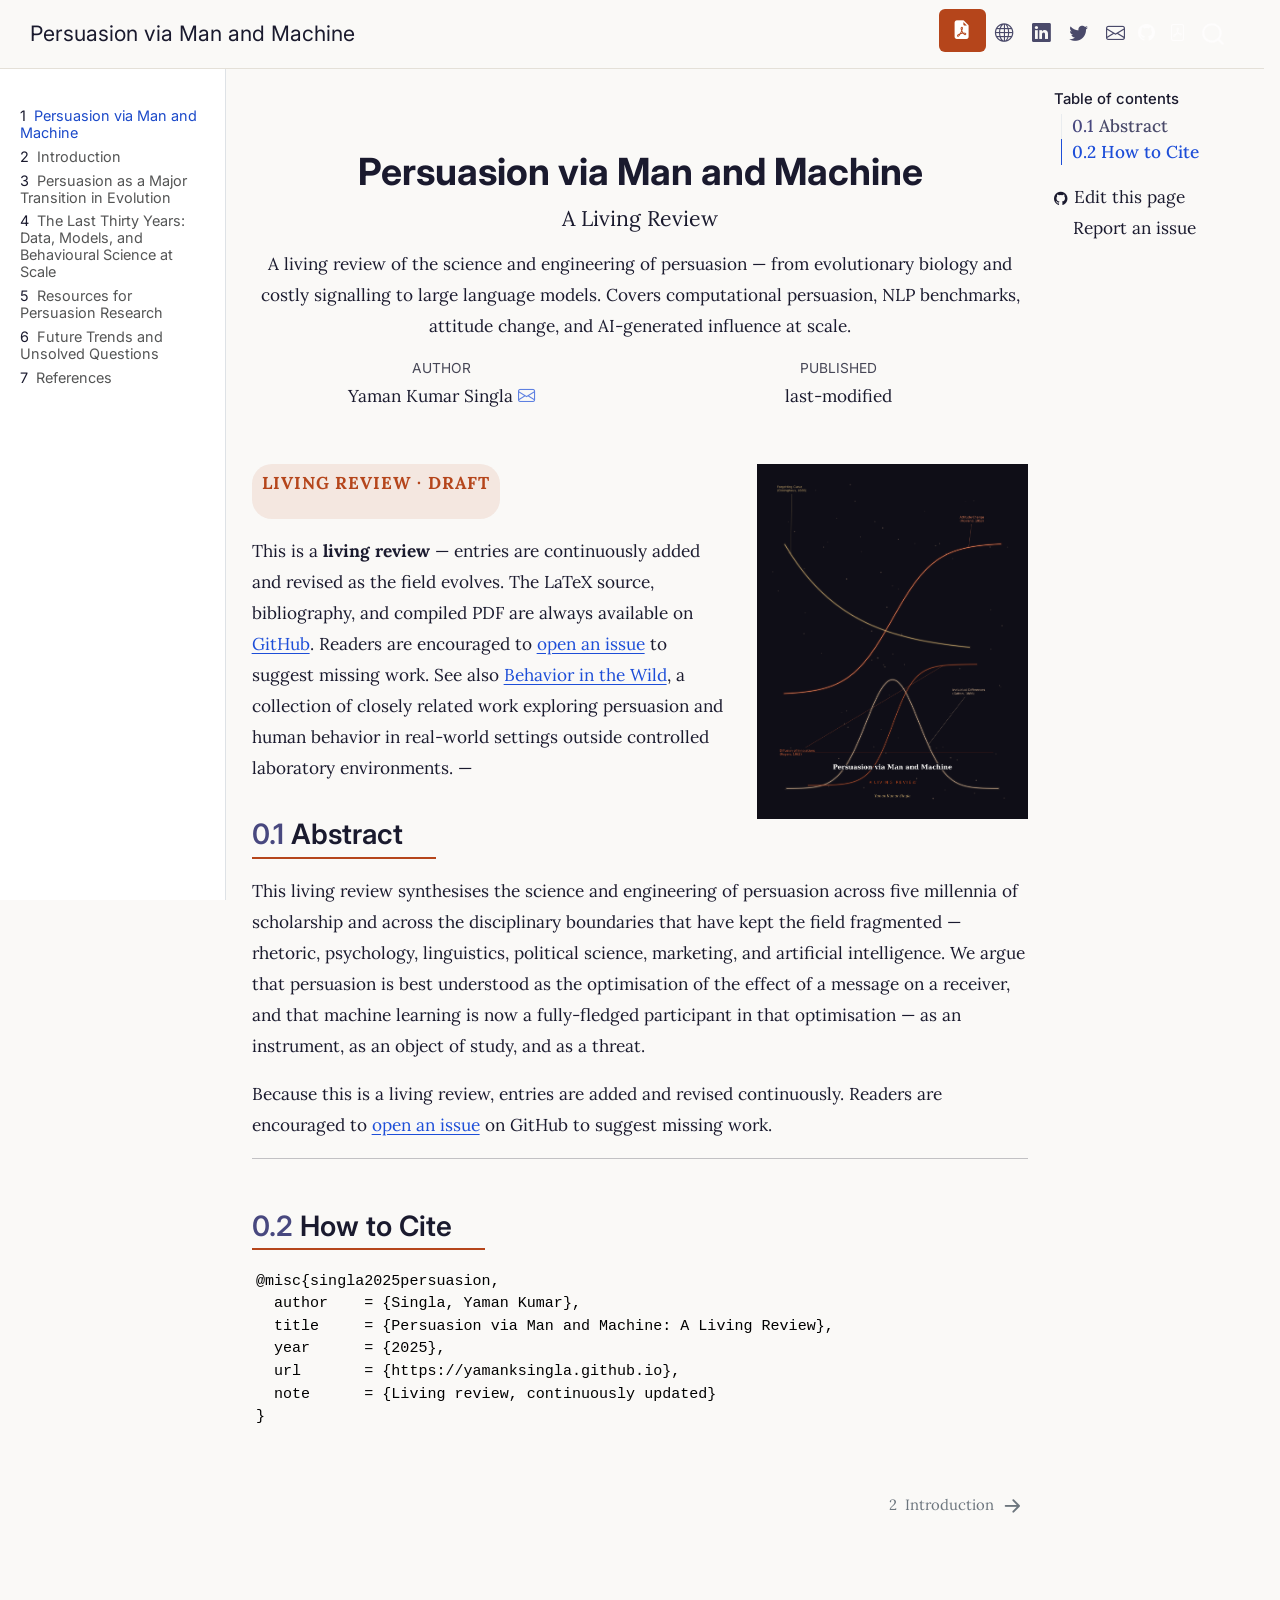
<file: index.html>
<!DOCTYPE html>
<html xmlns="http://www.w3.org/1999/xhtml" lang="en" xml:lang="en"><head>

<meta charset="utf-8">
<meta name="generator" content="quarto-1.9.38">

<meta name="viewport" content="width=device-width, initial-scale=1.0, user-scalable=yes">

<meta name="description" content="A living review of the science and engineering of persuasion — from evolutionary biology and costly signalling to large language models. Covers computational persuasion, NLP benchmarks, attitude change, and AI-generated influence at scale.">

<title>Persuasion via Man and Machine</title>
<style>
/* Default styles provided by pandoc.
** See https://pandoc.org/MANUAL.html#variables-for-html for config info.
*/
code{white-space: pre-wrap;}
span.smallcaps{font-variant: small-caps;}
div.columns{display: flex; gap: min(4vw, 1.5em);}
div.column{flex: auto; overflow-x: auto;}
div.hanging-indent{margin-left: 1.5em; text-indent: -1.5em;}
ul.task-list{list-style: none;}
ul.task-list li input[type="checkbox"] {
  width: 0.8em;
  margin: 0 0.8em 0.2em -1em; /* quarto-specific, see https://github.com/quarto-dev/quarto-cli/issues/4556 */ 
  vertical-align: middle;
}
</style>


<script src="site_libs/quarto-nav/quarto-nav.js"></script>
<script src="site_libs/quarto-nav/headroom.min.js"></script>
<script src="site_libs/clipboard/clipboard.min.js"></script>
<script src="site_libs/quarto-search/autocomplete.umd.js"></script>
<script src="site_libs/quarto-search/fuse.min.js"></script>
<script src="site_libs/quarto-search/quarto-search.js"></script>
<meta name="quarto:offset" content="./">
<link href="./chapters/01-introduction.html" rel="next">
<script src="site_libs/quarto-html/quarto.js" type="module"></script>
<script src="site_libs/quarto-html/tabsets/tabsets.js" type="module"></script>
<script src="site_libs/quarto-html/popper.min.js"></script>
<script src="site_libs/quarto-html/tippy.umd.min.js"></script>
<script src="site_libs/quarto-html/anchor.min.js"></script>
<link href="site_libs/quarto-html/tippy.css" rel="stylesheet">
<link href="site_libs/quarto-html/quarto-syntax-highlighting-15634bcf2e68342d4ad2dfa704d543f6.css" rel="stylesheet" id="quarto-text-highlighting-styles">
<script src="site_libs/bootstrap/bootstrap.min.js"></script>
<link href="site_libs/bootstrap/bootstrap-icons.css" rel="stylesheet">
<link href="site_libs/bootstrap/bootstrap-e6764b4904a9926479ad9410600181ea.min.css" rel="stylesheet" append-hash="true" id="quarto-bootstrap" data-mode="light">
<script id="quarto-search-options" type="application/json">{
  "location": "navbar",
  "copy-button": false,
  "collapse-after": 3,
  "panel-placement": "end",
  "type": "overlay",
  "limit": 50,
  "keyboard-shortcut": [
    "f",
    "/",
    "s"
  ],
  "show-item-context": false,
  "language": {
    "search-no-results-text": "No results",
    "search-matching-documents-text": "matching documents",
    "search-copy-link-title": "Copy link to search",
    "search-hide-matches-text": "Hide additional matches",
    "search-more-match-text": "more match in this document",
    "search-more-matches-text": "more matches in this document",
    "search-clear-button-title": "Clear",
    "search-text-placeholder": "",
    "search-detached-cancel-button-title": "Cancel",
    "search-submit-button-title": "Submit",
    "search-label": "Search"
  }
}</script>
<style>html{ scroll-behavior: smooth; }</style>
<script async="" src="https://hypothes.is/embed.js"></script>
<script>
  window.document.addEventListener("DOMContentLoaded", function (_event) {
    document.body.classList.add('hypothesis-enabled');
  });
</script>


<meta property="og:title" content="Persuasion via Man and Machine">
<meta property="og:description" content="A living review of the science and engineering of persuasion — from evolutionary biology to large language models.">
<meta property="og:image" content="https://yamanksingla.github.io/cover.png">
<meta property="og:site_name" content="Persuasion via Man and Machine">
<meta property="og:image:height" content="1605">
<meta property="og:image:width" content="1230">
<meta name="twitter:title" content="Persuasion via Man and Machine">
<meta name="twitter:description" content="A living review of the science and engineering of persuasion — from evolutionary biology to large language models.">
<meta name="twitter:image" content="https://yamanksingla.github.io/cover.png">
<meta name="twitter:card" content="summary_large_image">
<meta name="twitter:image-height" content="1605">
<meta name="twitter:image-width" content="1230">
</head>

<body class="nav-sidebar docked nav-fixed quarto-light">

<div id="quarto-search-results"></div>
  <header id="quarto-header" class="headroom fixed-top">
    <nav class="navbar navbar-expand-lg " data-bs-theme="dark">
      <div class="navbar-container container-fluid">
      <div class="navbar-brand-container mx-auto">
    <a class="navbar-brand" href="./index.html">
    <span class="navbar-title">Persuasion via Man and Machine</span>
    </a>
  </div>
            <div id="quarto-search" class="" title="Search"></div>
          <button class="navbar-toggler" type="button" data-bs-toggle="collapse" data-bs-target="#navbarCollapse" aria-controls="navbarCollapse" role="menu" aria-expanded="false" aria-label="Toggle navigation" onclick="if (window.quartoToggleHeadroom) { window.quartoToggleHeadroom(); }">
  <span class="navbar-toggler-icon"></span>
</button>
          <div class="collapse navbar-collapse" id="navbarCollapse">
            <ul class="navbar-nav navbar-nav-scroll ms-auto">
  <li class="nav-item compact">
    <a class="nav-link" href="https://yamanksingla.github.io/Persuasion-via-Man-and-Machine.pdf"> <i class="bi bi-file-earmark-pdf-fill" role="img" aria-label="Download PDF">
</i> 
<span class="menu-text"></span></a>
  </li>  
  <li class="nav-item compact">
    <a class="nav-link" href="https://sites.google.com/view/yaman-kumar/"> <i class="bi bi-globe" role="img">
</i> 
<span class="menu-text"></span></a>
  </li>  
  <li class="nav-item compact">
    <a class="nav-link" href="https://www.linkedin.com/in/yaman-kumar/"> <i class="bi bi-linkedin" role="img">
</i> 
<span class="menu-text"></span></a>
  </li>  
  <li class="nav-item compact">
    <a class="nav-link" href="https://twitter.com/yamanksingla"> <i class="bi bi-twitter" role="img">
</i> 
<span class="menu-text"></span></a>
  </li>  
  <li class="nav-item compact">
    <a class="nav-link" href="mailto:dr.yamankumar@gmail.com"> <i class="bi bi-envelope" role="img">
</i> 
<span class="menu-text"></span></a>
  </li>  
</ul>
          </div> <!-- /navcollapse -->
            <div class="quarto-navbar-tools">
    <a href="https://github.com/yamanksingla/yamanksingla.github.io" title="Source Code" class="quarto-navigation-tool px-1" aria-label="Source Code"><i class="bi bi-github"></i></a>
    <a href="./Persuasion-via-Man-and-Machine.pdf" title="Download PDF" class="quarto-navigation-tool px-1" aria-label="Download PDF"><i class="bi bi-file-pdf"></i></a>
</div>
      </div> <!-- /container-fluid -->
    </nav>
  <nav class="quarto-secondary-nav">
    <div class="container-fluid d-flex">
      <button type="button" class="quarto-btn-toggle btn" data-bs-toggle="collapse" role="button" data-bs-target=".quarto-sidebar-collapse-item" aria-controls="quarto-sidebar" aria-expanded="false" aria-label="Toggle sidebar navigation" onclick="if (window.quartoToggleHeadroom) { window.quartoToggleHeadroom(); }">
        <i class="bi bi-layout-text-sidebar-reverse"></i>
      </button>
        <nav class="quarto-page-breadcrumbs" aria-label="breadcrumb"><ol class="breadcrumb"><li class="breadcrumb-item"><a href="./index.html"><span class="chapter-number">1</span>&nbsp; <span class="chapter-title">Persuasion via Man and Machine</span></a></li></ol></nav>
        <a class="flex-grow-1" role="navigation" data-bs-toggle="collapse" data-bs-target=".quarto-sidebar-collapse-item" aria-controls="quarto-sidebar" aria-expanded="false" aria-label="Toggle sidebar navigation" onclick="if (window.quartoToggleHeadroom) { window.quartoToggleHeadroom(); }">      
        </a>
    </div>
  </nav>
</header>
<!-- content -->
<div id="quarto-content" class="quarto-container page-columns page-rows-contents page-layout-article page-navbar">
<!-- sidebar -->
  <nav id="quarto-sidebar" class="sidebar collapse collapse-horizontal quarto-sidebar-collapse-item sidebar-navigation docked overflow-auto">
    <div class="sidebar-menu-container"> 
    <ul class="list-unstyled mt-1">
        <li class="sidebar-item">
  <div class="sidebar-item-container"> 
  <a href="./index.html" class="sidebar-item-text sidebar-link active">
 <span class="menu-text"><span class="chapter-number">1</span>&nbsp; <span class="chapter-title">Persuasion via Man and Machine</span></span></a>
  </div>
</li>
        <li class="sidebar-item">
  <div class="sidebar-item-container"> 
  <a href="./chapters/01-introduction.html" class="sidebar-item-text sidebar-link">
 <span class="menu-text"><span class="chapter-number">2</span>&nbsp; <span class="chapter-title">Introduction</span></span></a>
  </div>
</li>
        <li class="sidebar-item">
  <div class="sidebar-item-container"> 
  <a href="./chapters/02-evolution.html" class="sidebar-item-text sidebar-link">
 <span class="menu-text"><span class="chapter-number">3</span>&nbsp; <span class="chapter-title">Persuasion as a Major Transition in Evolution</span></span></a>
  </div>
</li>
        <li class="sidebar-item">
  <div class="sidebar-item-container"> 
  <a href="./chapters/05-digital-revolution.html" class="sidebar-item-text sidebar-link">
 <span class="menu-text"><span class="chapter-number">4</span>&nbsp; <span class="chapter-title">The Last Thirty Years: Data, Models, and Behavioural Science at Scale</span></span></a>
  </div>
</li>
        <li class="sidebar-item">
  <div class="sidebar-item-container"> 
  <a href="./chapters/06-resources.html" class="sidebar-item-text sidebar-link">
 <span class="menu-text"><span class="chapter-number">5</span>&nbsp; <span class="chapter-title">Resources for Persuasion Research</span></span></a>
  </div>
</li>
        <li class="sidebar-item">
  <div class="sidebar-item-container"> 
  <a href="./chapters/07-future.html" class="sidebar-item-text sidebar-link">
 <span class="menu-text"><span class="chapter-number">6</span>&nbsp; <span class="chapter-title">Future Trends and Unsolved Questions</span></span></a>
  </div>
</li>
        <li class="sidebar-item">
  <div class="sidebar-item-container"> 
  <a href="./chapters/references.html" class="sidebar-item-text sidebar-link">
 <span class="menu-text"><span class="chapter-number">7</span>&nbsp; <span class="chapter-title">References</span></span></a>
  </div>
</li>
    </ul>
    </div>
</nav>
<div id="quarto-sidebar-glass" class="quarto-sidebar-collapse-item" data-bs-toggle="collapse" data-bs-target=".quarto-sidebar-collapse-item"></div>
<!-- margin-sidebar -->
    <div id="quarto-margin-sidebar" class="sidebar margin-sidebar">
        <nav id="TOC" role="doc-toc" class="toc-active">
    <h2 id="toc-title">Table of contents</h2>
   
  <ul>
  <li><a href="#abstract" id="toc-abstract" class="nav-link active" data-scroll-target="#abstract"><span class="header-section-number">0.1</span> Abstract</a></li>
  <li><a href="#how-to-cite" id="toc-how-to-cite" class="nav-link" data-scroll-target="#how-to-cite"><span class="header-section-number">0.2</span> How to Cite</a></li>
  </ul>
<div class="toc-actions"><ul><li><a href="https://github.com/yamanksingla/yamanksingla.github.io/edit/main/index.qmd" class="toc-action"><i class="bi bi-github"></i>Edit this page</a></li><li><a href="https://github.com/yamanksingla/yamanksingla.github.io/issues/new" class="toc-action"><i class="bi empty"></i>Report an issue</a></li></ul></div></nav>
    </div>
<!-- main -->
<main class="content" id="quarto-document-content">

<header id="title-block-header" class="quarto-title-block default">
<div class="quarto-title">
<h1 class="title">Persuasion via Man and Machine</h1>
<p class="subtitle lead">A Living Review</p>
</div>

<div>
  <div class="description">
    A living review of the science and engineering of persuasion — from evolutionary biology and costly signalling to large language models. Covers computational persuasion, NLP benchmarks, attitude change, and AI-generated influence at scale.
  </div>
</div>


<div class="quarto-title-meta">

    <div>
    <div class="quarto-title-meta-heading">Author</div>
    <div class="quarto-title-meta-contents">
             <p>Yaman Kumar Singla <a href="mailto:dr.yamankumar@gmail.com" class="quarto-title-author-email"><i class="bi bi-envelope"></i></a> </p>
          </div>
  </div>
    
    <div>
    <div class="quarto-title-meta-heading">Published</div>
    <div class="quarto-title-meta-contents">
      <p class="date">last-modified</p>
    </div>
  </div>
  
    
  </div>
  


</header>


<p><img src="cover.png" title="Persuasion via Man and Machine" class="quarto-cover-image nolightbox img-fluid"></p>
<div class="living-badge">
<p>Living Review · Draft</p>
</div>
<p>This is a <strong>living review</strong> — entries are continuously added and revised as the field evolves. The LaTeX source, bibliography, and compiled PDF are always available on <a href="https://github.com/yamanksingla/yamanksingla.github.io">GitHub</a>. Readers are encouraged to <a href="https://github.com/yamanksingla/yamanksingla.github.io/issues">open an issue</a> to suggest missing work. See also <a href="https://behavior-in-the-wild.github.io/">Behavior in the Wild</a>, a collection of closely related work exploring persuasion and human behavior in real-world settings outside controlled laboratory environments. —</p>
<section id="abstract" class="level2" data-number="0.1">
<h2 data-number="0.1" class="anchored" data-anchor-id="abstract"><span class="header-section-number">0.1</span> Abstract</h2>
<p>This living review synthesises the science and engineering of persuasion across five millennia of scholarship and across the disciplinary boundaries that have kept the field fragmented — rhetoric, psychology, linguistics, political science, marketing, and artificial intelligence. We argue that persuasion is best understood as the optimisation of the effect of a message on a receiver, and that machine learning is now a fully-fledged participant in that optimisation — as an instrument, as an object of study, and as a threat.</p>
<p>Because this is a living review, entries are added and revised continuously. Readers are encouraged to <a href="https://github.com/yamanksingla/yamanksingla.github.io/issues">open an issue</a> on GitHub to suggest missing work.</p>
<hr>
</section>
<section id="how-to-cite" class="level2" data-number="0.2">
<h2 data-number="0.2" class="anchored" data-anchor-id="how-to-cite"><span class="header-section-number">0.2</span> How to Cite</h2>
<pre><code>@misc{singla2025persuasion,
  author    = {Singla, Yaman Kumar},
  title     = {Persuasion via Man and Machine: A Living Review},
  year      = {2025},
  url       = {https://yamanksingla.github.io},
  note      = {Living review, continuously updated}
}</code></pre>


</section>

</main> <!-- /main -->
<script id="quarto-html-after-body" type="application/javascript">
  window.document.addEventListener("DOMContentLoaded", function (event) {
    const icon = "";
    const anchorJS = new window.AnchorJS();
    anchorJS.options = {
      placement: 'right',
      icon: icon
    };
    anchorJS.add('.anchored');
    const isCodeAnnotation = (el) => {
      for (const clz of el.classList) {
        if (clz.startsWith('code-annotation-')) {                     
          return true;
        }
      }
      return false;
    }
    const onCopySuccess = function(e) {
      // button target
      const button = e.trigger;
      // don't keep focus
      button.blur();
      // flash "checked"
      button.classList.add('code-copy-button-checked');
      var currentTitle = button.getAttribute("title");
      button.setAttribute("title", "Copied!");
      let tooltip;
      if (window.bootstrap) {
        button.setAttribute("data-bs-toggle", "tooltip");
        button.setAttribute("data-bs-placement", "left");
        button.setAttribute("data-bs-title", "Copied!");
        tooltip = new bootstrap.Tooltip(button, 
          { trigger: "manual", 
            customClass: "code-copy-button-tooltip",
            offset: [0, -8]});
        tooltip.show();    
      }
      setTimeout(function() {
        if (tooltip) {
          tooltip.hide();
          button.removeAttribute("data-bs-title");
          button.removeAttribute("data-bs-toggle");
          button.removeAttribute("data-bs-placement");
        }
        button.setAttribute("title", currentTitle);
        button.classList.remove('code-copy-button-checked');
      }, 1000);
      // clear code selection
      e.clearSelection();
    }
    const getTextToCopy = function(trigger) {
      const outerScaffold = trigger.parentElement.cloneNode(true);
      const codeEl = outerScaffold.querySelector('code');
      for (const childEl of codeEl.children) {
        if (isCodeAnnotation(childEl)) {
          childEl.remove();
        }
      }
      return codeEl.innerText;
    }
    const clipboard = new window.ClipboardJS('.code-copy-button:not([data-in-quarto-modal])', {
      text: getTextToCopy
    });
    clipboard.on('success', onCopySuccess);
    if (window.document.getElementById('quarto-embedded-source-code-modal')) {
      const clipboardModal = new window.ClipboardJS('.code-copy-button[data-in-quarto-modal]', {
        text: getTextToCopy,
        container: window.document.getElementById('quarto-embedded-source-code-modal')
      });
      clipboardModal.on('success', onCopySuccess);
    }
      var localhostRegex = new RegExp(/^(?:http|https):\/\/localhost\:?[0-9]*\//);
      var mailtoRegex = new RegExp(/^mailto:/);
        var filterRegex = new RegExp("https:\/\/yamanksingla\.github\.io");
      var isInternal = (href) => {
          return filterRegex.test(href) || localhostRegex.test(href) || mailtoRegex.test(href);
      }
      // Inspect non-navigation links and adorn them if external
     var links = window.document.querySelectorAll('a[href]:not(.nav-link):not(.navbar-brand):not(.toc-action):not(.sidebar-link):not(.sidebar-item-toggle):not(.pagination-link):not(.no-external):not([aria-hidden]):not(.dropdown-item):not(.quarto-navigation-tool):not(.about-link)');
      for (var i=0; i<links.length; i++) {
        const link = links[i];
        if (!isInternal(link.href)) {
          // undo the damage that might have been done by quarto-nav.js in the case of
          // links that we want to consider external
          if (link.dataset.originalHref !== undefined) {
            link.href = link.dataset.originalHref;
          }
            // target, if specified
            link.setAttribute("target", "_blank");
            if (link.getAttribute("rel") === null) {
              link.setAttribute("rel", "noopener");
            }
        }
      }
    function tippyHover(el, contentFn, onTriggerFn, onUntriggerFn) {
      const config = {
        allowHTML: true,
        maxWidth: 500,
        delay: 100,
        arrow: false,
        appendTo: function(el) {
            return el.parentElement;
        },
        interactive: true,
        interactiveBorder: 10,
        theme: 'quarto',
        placement: 'bottom-start',
      };
      if (contentFn) {
        config.content = contentFn;
      }
      if (onTriggerFn) {
        config.onTrigger = onTriggerFn;
      }
      if (onUntriggerFn) {
        config.onUntrigger = onUntriggerFn;
      }
      window.tippy(el, config); 
    }
    const noterefs = window.document.querySelectorAll('a[role="doc-noteref"]');
    for (var i=0; i<noterefs.length; i++) {
      const ref = noterefs[i];
      tippyHover(ref, function() {
        // use id or data attribute instead here
        let href = ref.getAttribute('data-footnote-href') || ref.getAttribute('href');
        try { href = new URL(href).hash; } catch {}
        const id = href.replace(/^#\/?/, "");
        const note = window.document.getElementById(id);
        if (note) {
          return note.innerHTML;
        } else {
          return "";
        }
      });
    }
    const xrefs = window.document.querySelectorAll('a.quarto-xref');
    const processXRef = (id, note) => {
      // Strip column container classes
      const stripColumnClz = (el) => {
        el.classList.remove("page-full", "page-columns");
        if (el.children) {
          for (const child of el.children) {
            stripColumnClz(child);
          }
        }
      }
      stripColumnClz(note)
      if (id === null || id.startsWith('sec-')) {
        // Special case sections, only their first couple elements
        const container = document.createElement("div");
        if (note.children && note.children.length > 2) {
          container.appendChild(note.children[0].cloneNode(true));
          for (let i = 1; i < note.children.length; i++) {
            const child = note.children[i];
            if (child.tagName === "P" && child.innerText === "") {
              continue;
            } else {
              container.appendChild(child.cloneNode(true));
              break;
            }
          }
          if (window.Quarto?.typesetMath) {
            window.Quarto.typesetMath(container);
          }
          return container.innerHTML
        } else {
          if (window.Quarto?.typesetMath) {
            window.Quarto.typesetMath(note);
          }
          return note.innerHTML;
        }
      } else {
        // Remove any anchor links if they are present
        const anchorLink = note.querySelector('a.anchorjs-link');
        if (anchorLink) {
          anchorLink.remove();
        }
        if (window.Quarto?.typesetMath) {
          window.Quarto.typesetMath(note);
        }
        if (note.classList.contains("callout")) {
          return note.outerHTML;
        } else {
          return note.innerHTML;
        }
      }
    }
    for (var i=0; i<xrefs.length; i++) {
      const xref = xrefs[i];
      tippyHover(xref, undefined, function(instance) {
        instance.disable();
        let url = xref.getAttribute('href');
        let hash = undefined; 
        if (url.startsWith('#')) {
          hash = url;
        } else {
          try { hash = new URL(url).hash; } catch {}
        }
        if (hash) {
          const id = hash.replace(/^#\/?/, "");
          const note = window.document.getElementById(id);
          if (note !== null) {
            try {
              const html = processXRef(id, note.cloneNode(true));
              instance.setContent(html);
            } finally {
              instance.enable();
              instance.show();
            }
          } else {
            // See if we can fetch this
            fetch(url.split('#')[0])
            .then(res => res.text())
            .then(html => {
              const parser = new DOMParser();
              const htmlDoc = parser.parseFromString(html, "text/html");
              const note = htmlDoc.getElementById(id);
              if (note !== null) {
                const html = processXRef(id, note);
                instance.setContent(html);
              } 
            }).finally(() => {
              instance.enable();
              instance.show();
            });
          }
        } else {
          // See if we can fetch a full url (with no hash to target)
          // This is a special case and we should probably do some content thinning / targeting
          fetch(url)
          .then(res => res.text())
          .then(html => {
            const parser = new DOMParser();
            const htmlDoc = parser.parseFromString(html, "text/html");
            const note = htmlDoc.querySelector('main.content');
            if (note !== null) {
              // This should only happen for chapter cross references
              // (since there is no id in the URL)
              // remove the first header
              if (note.children.length > 0 && note.children[0].tagName === "HEADER") {
                note.children[0].remove();
              }
              const html = processXRef(null, note);
              instance.setContent(html);
            } 
          }).finally(() => {
            instance.enable();
            instance.show();
          });
        }
      }, function(instance) {
      });
    }
        let selectedAnnoteEl;
        const selectorForAnnotation = ( cell, annotation) => {
          let cellAttr = 'data-code-cell="' + cell + '"';
          let lineAttr = 'data-code-annotation="' +  annotation + '"';
          const selector = 'span[' + cellAttr + '][' + lineAttr + ']';
          return selector;
        }
        const selectCodeLines = (annoteEl) => {
          const doc = window.document;
          const targetCell = annoteEl.getAttribute("data-target-cell");
          const targetAnnotation = annoteEl.getAttribute("data-target-annotation");
          const annoteSpan = window.document.querySelector(selectorForAnnotation(targetCell, targetAnnotation));
          const lines = annoteSpan.getAttribute("data-code-lines").split(",");
          const lineIds = lines.map((line) => {
            return targetCell + "-" + line;
          })
          let top = null;
          let height = null;
          let parent = null;
          if (lineIds.length > 0) {
              //compute the position of the single el (top and bottom and make a div)
              const el = window.document.getElementById(lineIds[0]);
              top = el.offsetTop;
              height = el.offsetHeight;
              parent = el.parentElement.parentElement;
            if (lineIds.length > 1) {
              const lastEl = window.document.getElementById(lineIds[lineIds.length - 1]);
              const bottom = lastEl.offsetTop + lastEl.offsetHeight;
              height = bottom - top;
            }
            if (top !== null && height !== null && parent !== null) {
              // cook up a div (if necessary) and position it 
              let div = window.document.getElementById("code-annotation-line-highlight");
              if (div === null) {
                div = window.document.createElement("div");
                div.setAttribute("id", "code-annotation-line-highlight");
                div.style.position = 'absolute';
                parent.appendChild(div);
              }
              div.style.top = top - 2 + "px";
              div.style.height = height + 4 + "px";
              div.style.left = 0;
              let gutterDiv = window.document.getElementById("code-annotation-line-highlight-gutter");
              if (gutterDiv === null) {
                gutterDiv = window.document.createElement("div");
                gutterDiv.setAttribute("id", "code-annotation-line-highlight-gutter");
                gutterDiv.style.position = 'absolute';
                const codeCell = window.document.getElementById(targetCell);
                const gutter = codeCell.querySelector('.code-annotation-gutter');
                gutter.appendChild(gutterDiv);
              }
              gutterDiv.style.top = top - 2 + "px";
              gutterDiv.style.height = height + 4 + "px";
            }
            selectedAnnoteEl = annoteEl;
          }
        };
        const unselectCodeLines = () => {
          const elementsIds = ["code-annotation-line-highlight", "code-annotation-line-highlight-gutter"];
          elementsIds.forEach((elId) => {
            const div = window.document.getElementById(elId);
            if (div) {
              div.remove();
            }
          });
          selectedAnnoteEl = undefined;
        };
          // Handle positioning of the toggle
      window.addEventListener(
        "resize",
        throttle(() => {
          elRect = undefined;
          if (selectedAnnoteEl) {
            selectCodeLines(selectedAnnoteEl);
          }
        }, 10)
      );
      function throttle(fn, ms) {
      let throttle = false;
      let timer;
        return (...args) => {
          if(!throttle) { // first call gets through
              fn.apply(this, args);
              throttle = true;
          } else { // all the others get throttled
              if(timer) clearTimeout(timer); // cancel #2
              timer = setTimeout(() => {
                fn.apply(this, args);
                timer = throttle = false;
              }, ms);
          }
        };
      }
        // Attach click handler to the DT
        const annoteDls = window.document.querySelectorAll('dt[data-target-cell]');
        for (const annoteDlNode of annoteDls) {
          annoteDlNode.addEventListener('click', (event) => {
            const clickedEl = event.target;
            if (clickedEl !== selectedAnnoteEl) {
              unselectCodeLines();
              const activeEl = window.document.querySelector('dt[data-target-cell].code-annotation-active');
              if (activeEl) {
                activeEl.classList.remove('code-annotation-active');
              }
              selectCodeLines(clickedEl);
              clickedEl.classList.add('code-annotation-active');
            } else {
              // Unselect the line
              unselectCodeLines();
              clickedEl.classList.remove('code-annotation-active');
            }
          });
        }
    const findCites = (el) => {
      const parentEl = el.parentElement;
      if (parentEl) {
        const cites = parentEl.dataset.cites;
        if (cites) {
          return {
            el,
            cites: cites.split(' ')
          };
        } else {
          return findCites(el.parentElement)
        }
      } else {
        return undefined;
      }
    };
    var bibliorefs = window.document.querySelectorAll('a[role="doc-biblioref"]');
    for (var i=0; i<bibliorefs.length; i++) {
      const ref = bibliorefs[i];
      const citeInfo = findCites(ref);
      if (citeInfo) {
        tippyHover(citeInfo.el, function() {
          var popup = window.document.createElement('div');
          citeInfo.cites.forEach(function(cite) {
            var citeDiv = window.document.createElement('div');
            citeDiv.classList.add('hanging-indent');
            citeDiv.classList.add('csl-entry');
            var biblioDiv = window.document.getElementById('ref-' + cite);
            if (biblioDiv) {
              citeDiv.innerHTML = biblioDiv.innerHTML;
            }
            popup.appendChild(citeDiv);
          });
          return popup.innerHTML;
        });
      }
    }
  });
  </script>
<nav class="page-navigation">
  <div class="nav-page nav-page-previous">
  </div>
  <div class="nav-page nav-page-next">
      <a href="./chapters/01-introduction.html" class="pagination-link" aria-label="Introduction">
        <span class="nav-page-text"><span class="chapter-number">2</span>&nbsp; <span class="chapter-title">Introduction</span></span> <i class="bi bi-arrow-right-short"></i>
      </a>
  </div>
</nav>
</div> <!-- /content -->




<footer class="footer"><div class="nav-footer"><div class="nav-footer-center"><div class="toc-actions d-sm-block d-md-none"><ul><li><a href="https://github.com/yamanksingla/yamanksingla.github.io/edit/main/index.qmd" class="toc-action"><i class="bi bi-github"></i>Edit this page</a></li><li><a href="https://github.com/yamanksingla/yamanksingla.github.io/issues/new" class="toc-action"><i class="bi empty"></i>Report an issue</a></li></ul></div></div></div></footer><script src="site_libs/quarto-html/zenscroll-min.js"></script>
</body></html>
</file>
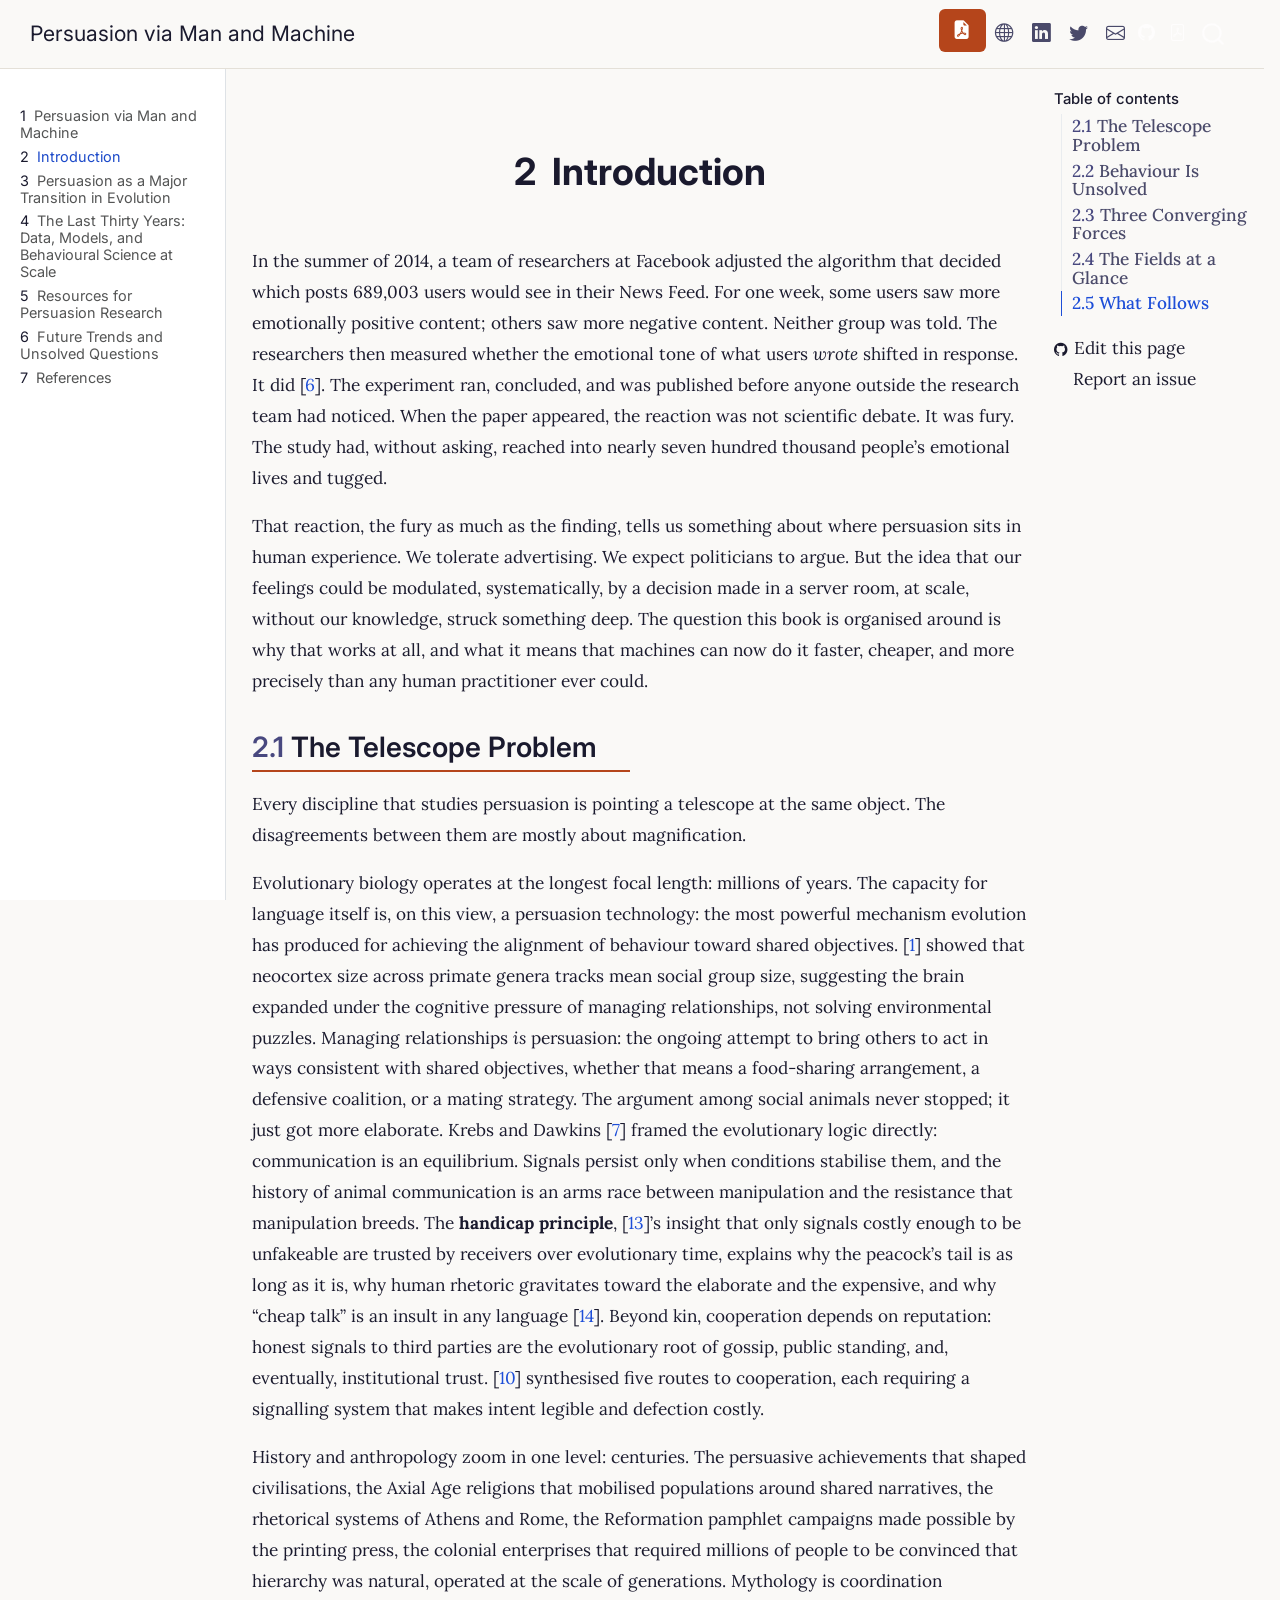
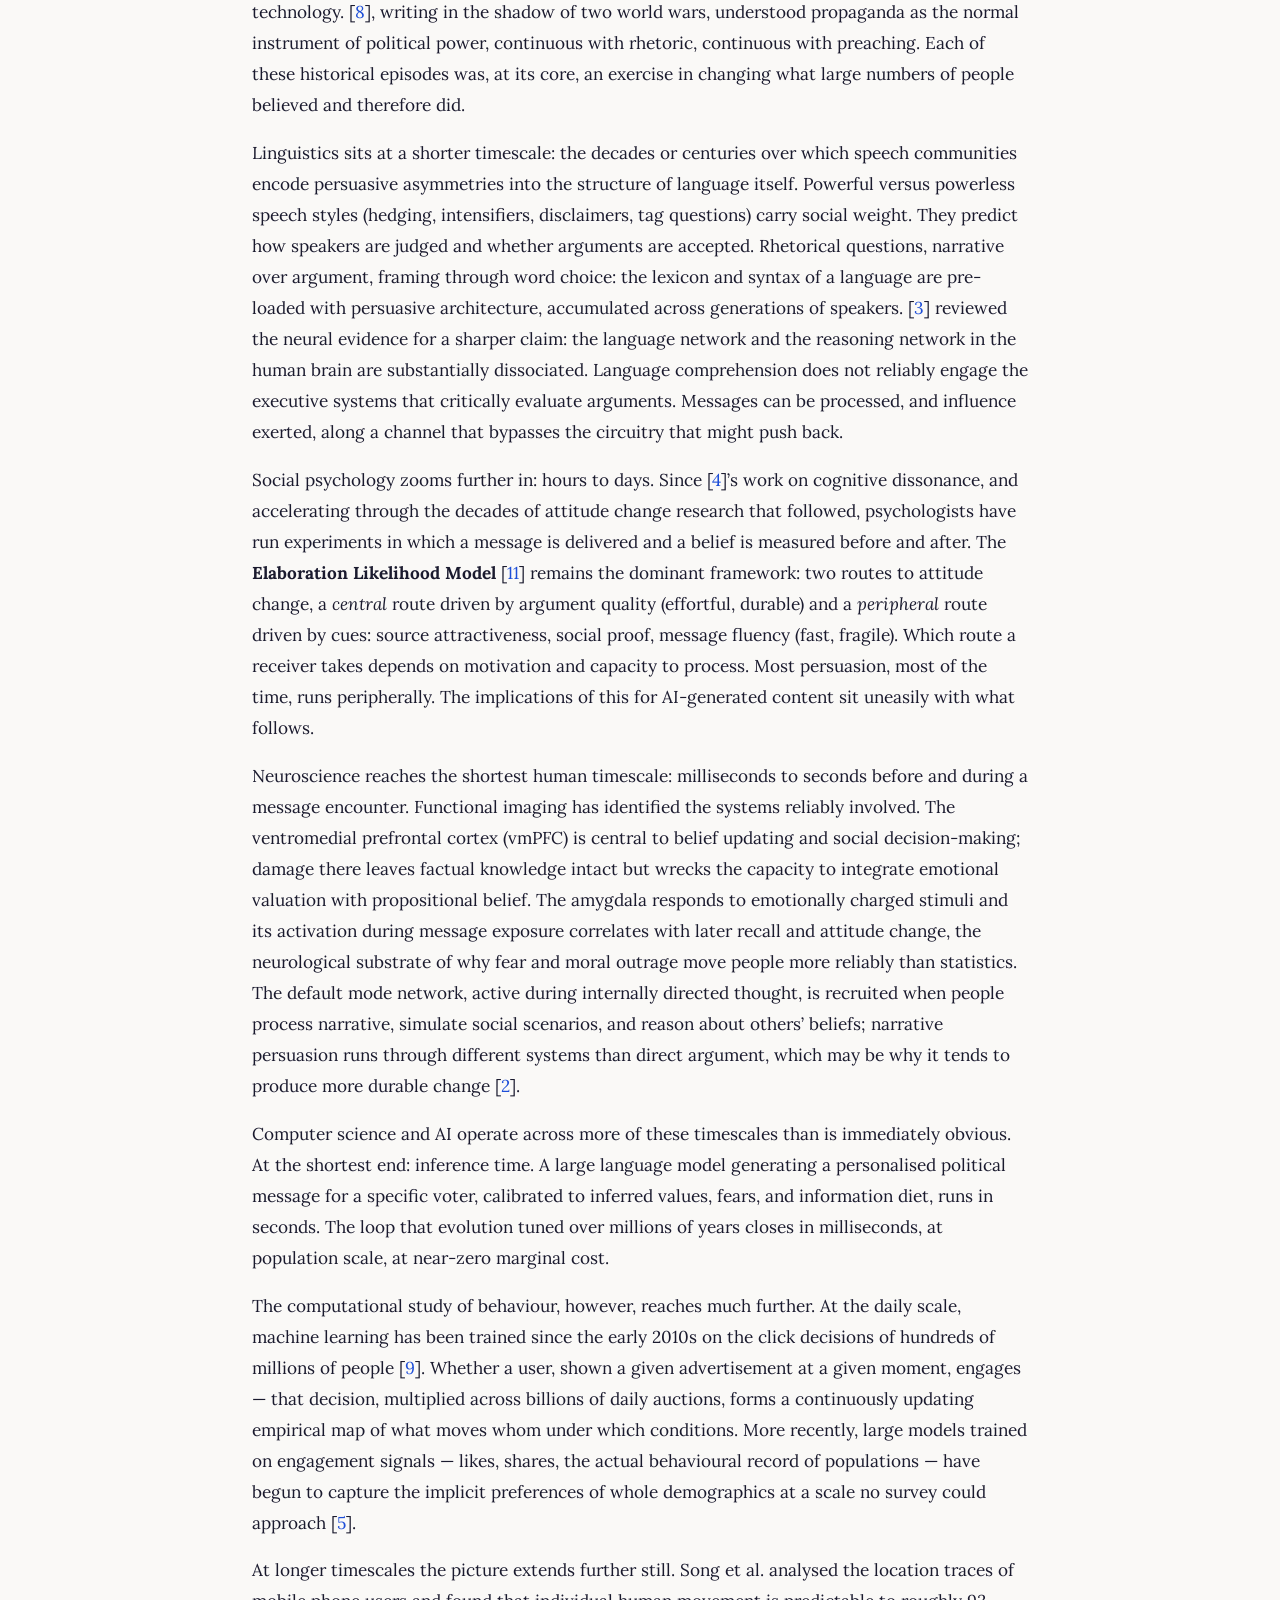
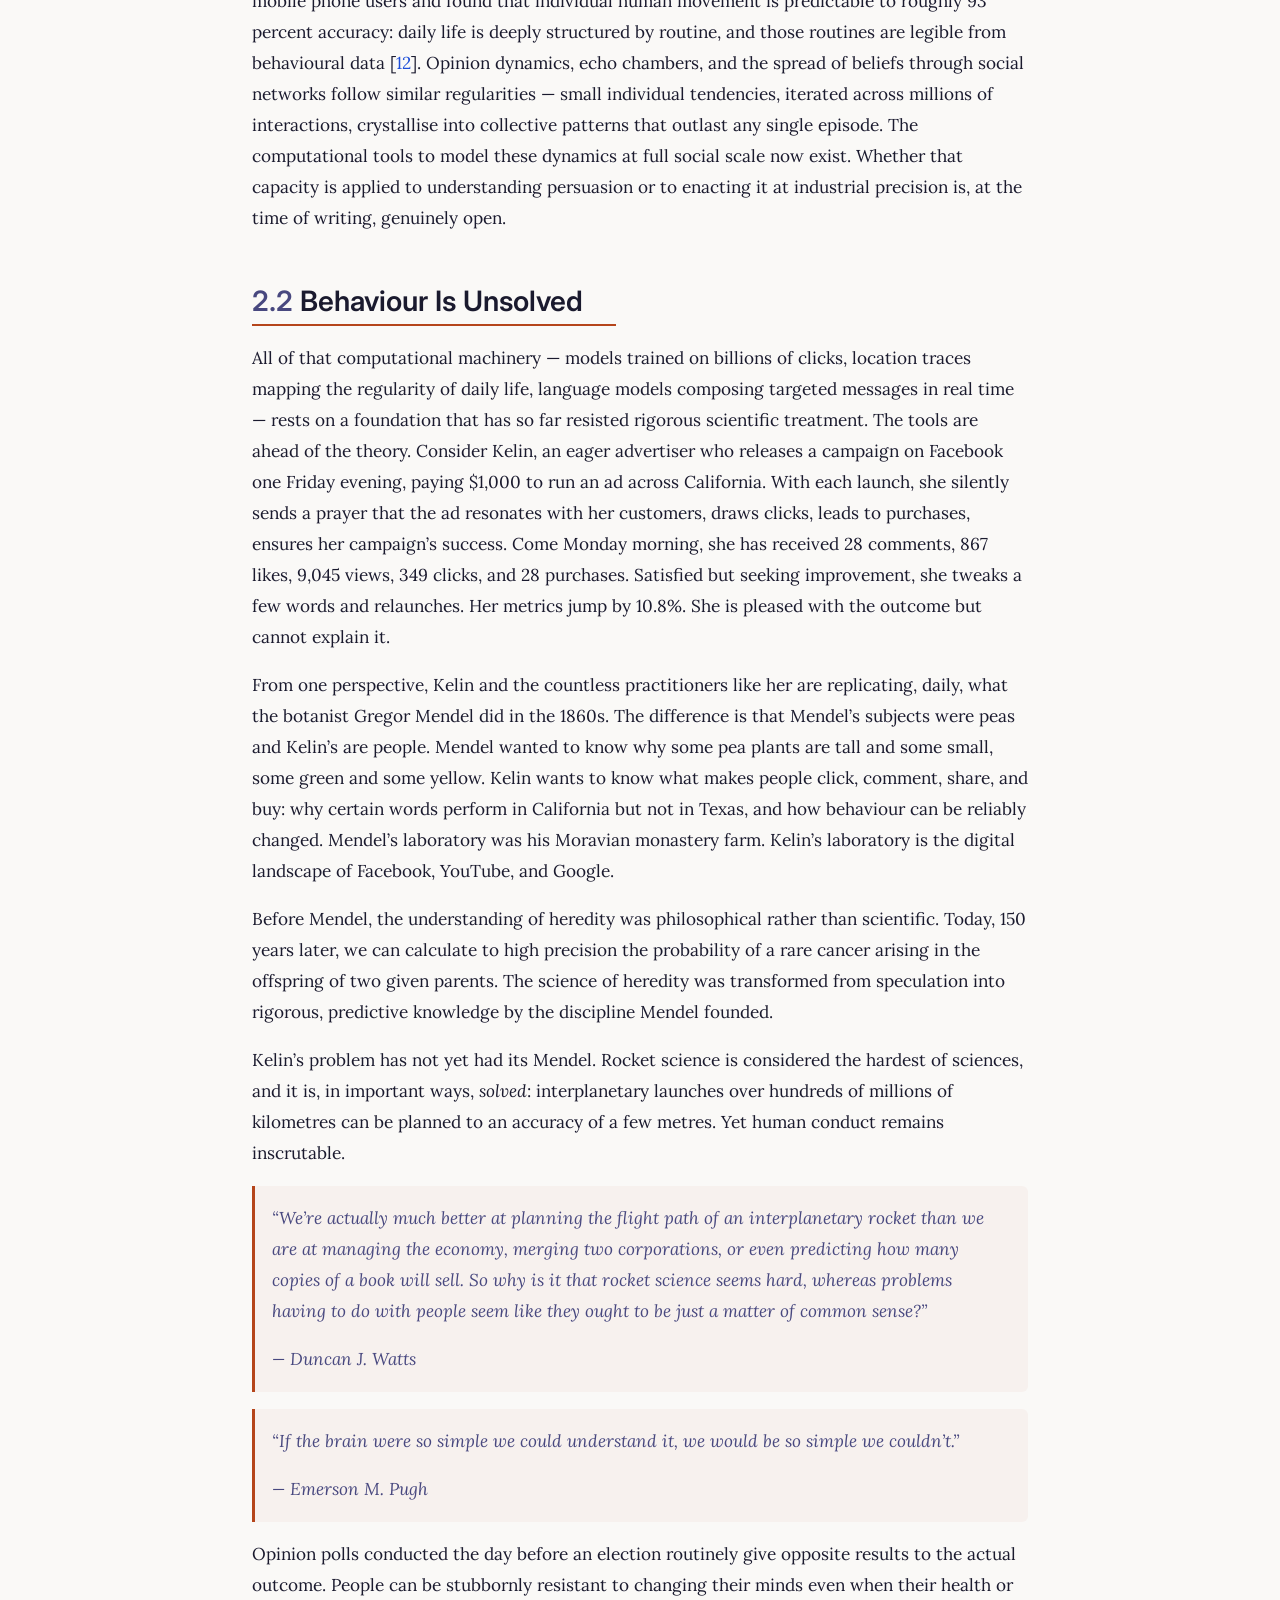
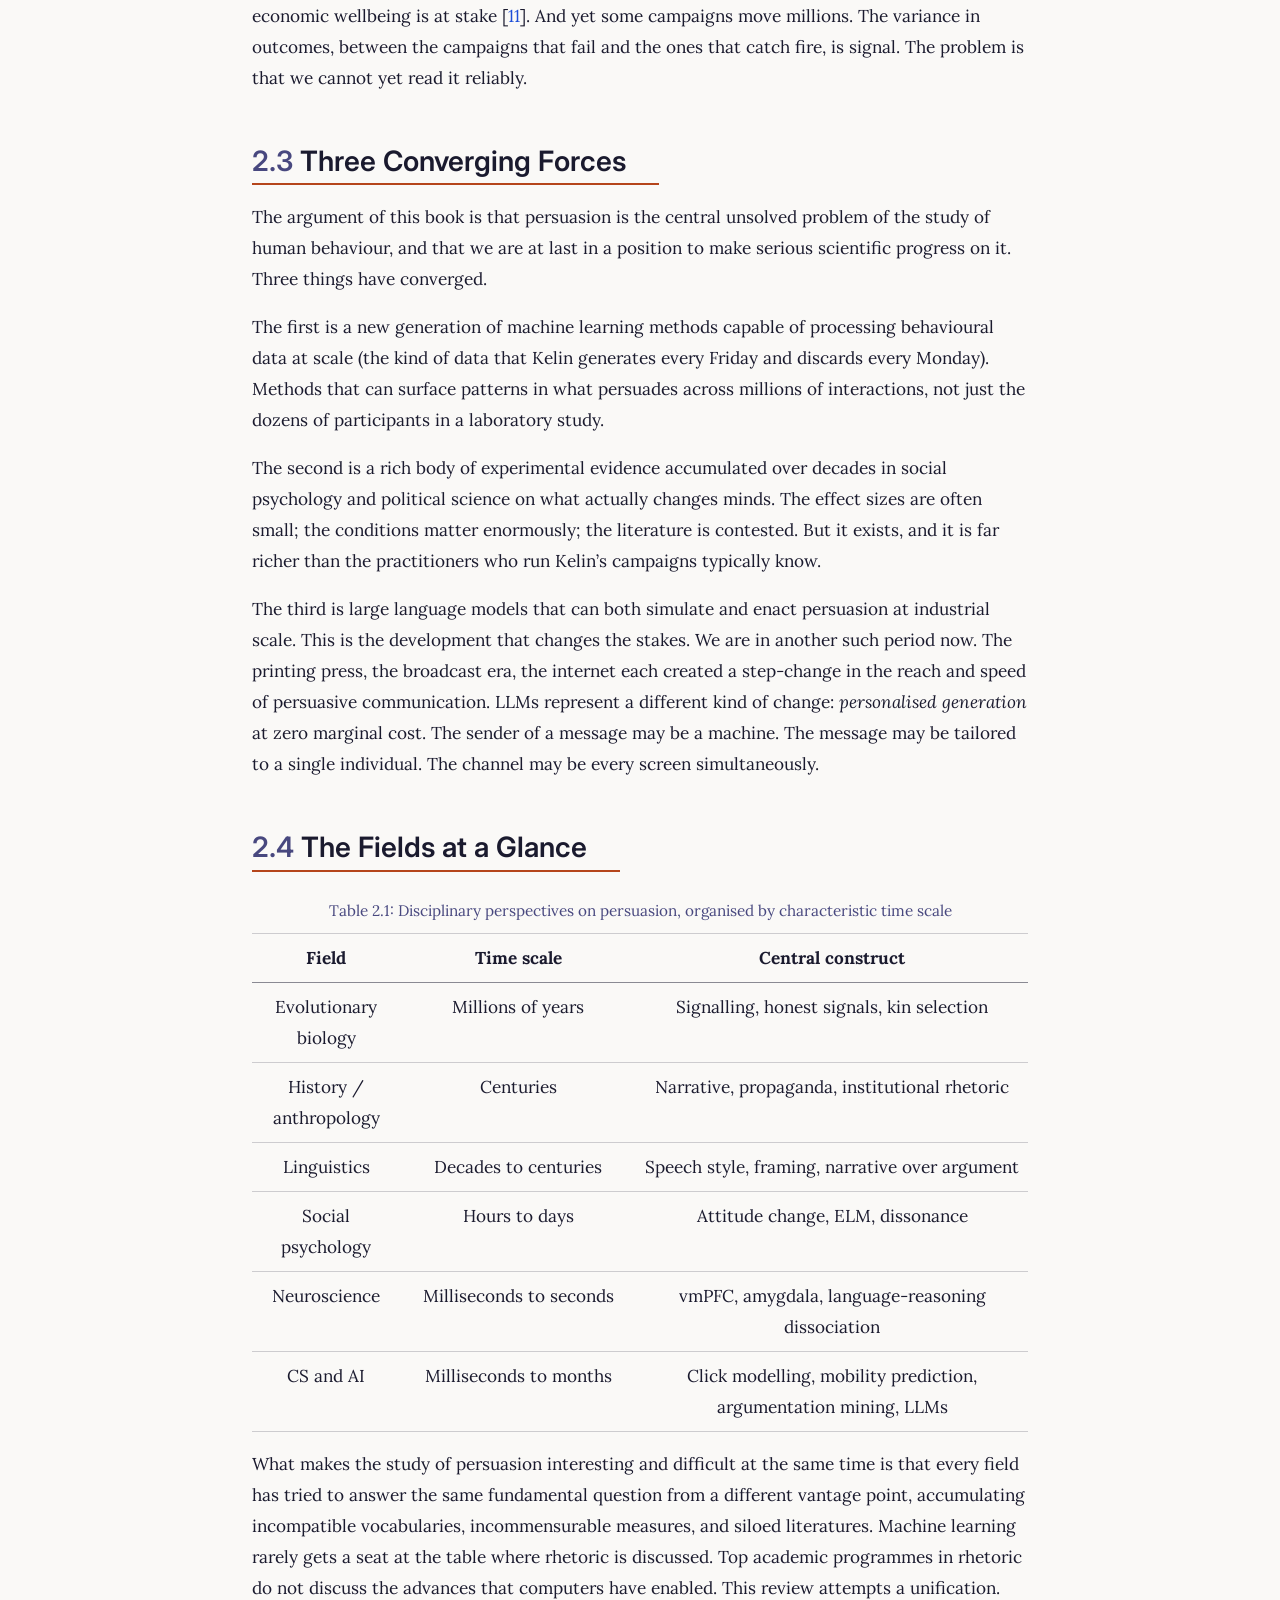
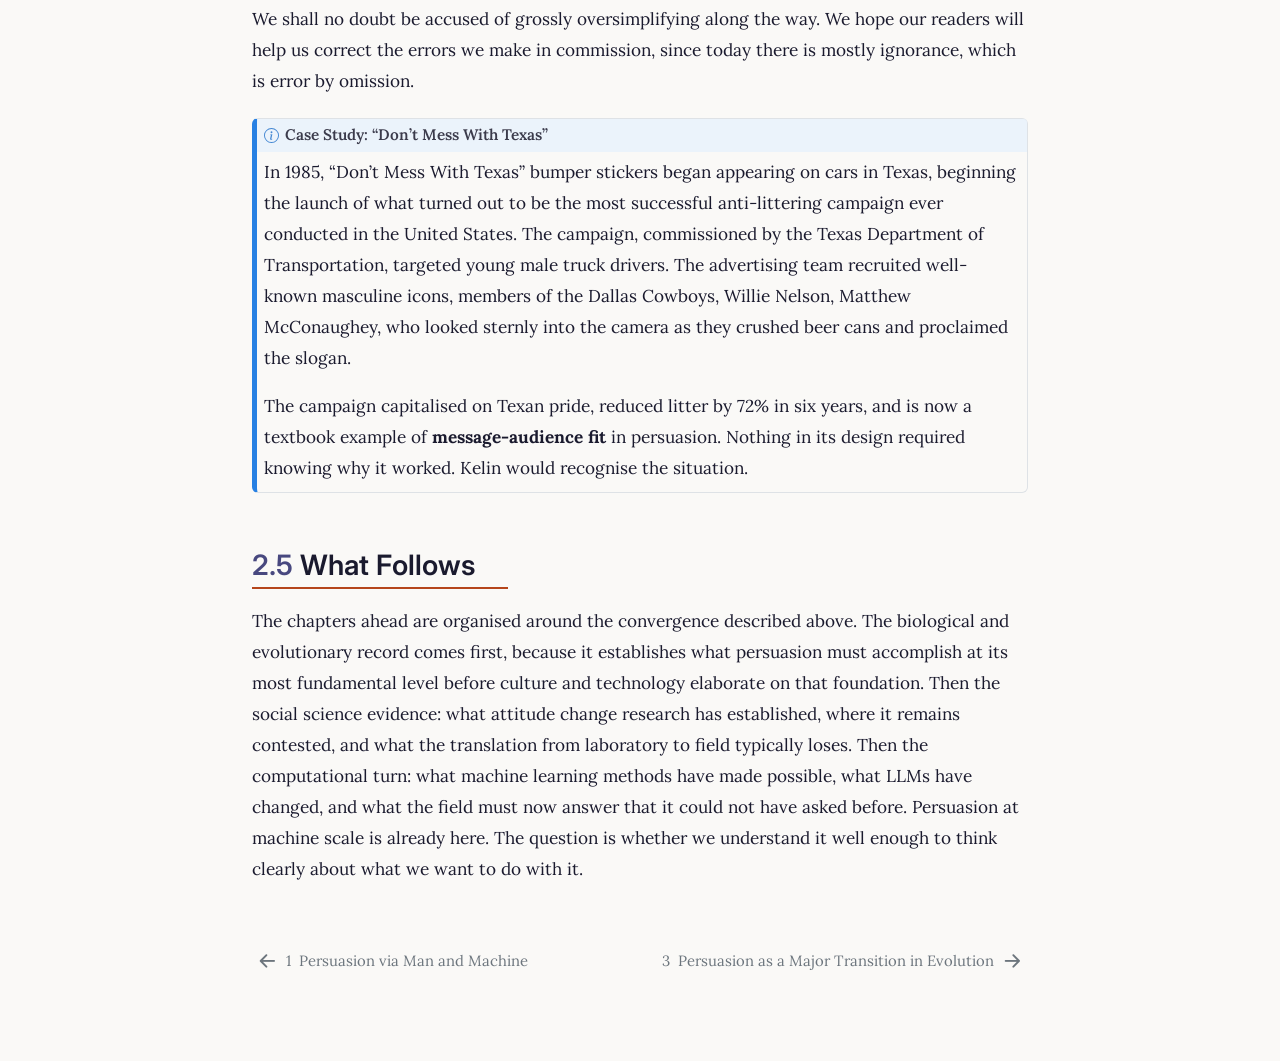
<file: chapters/01-introduction.html>
<!DOCTYPE html>
<html xmlns="http://www.w3.org/1999/xhtml" lang="en" xml:lang="en"><head>

<meta charset="utf-8">
<meta name="generator" content="quarto-1.9.38">

<meta name="viewport" content="width=device-width, initial-scale=1.0, user-scalable=yes">

<meta name="description" content="Why persuasion is the central unsolved problem of human behaviour, and why machine learning, social psychology, and large language models have converged to make it newly tractable. Covers the Elaboration Likelihood Model, evolutionary biology of communication, and the three forces reshaping persuasion at scale.">

<title>2&nbsp; Introduction – Persuasion via Man and Machine</title>
<style>
/* Default styles provided by pandoc.
** See https://pandoc.org/MANUAL.html#variables-for-html for config info.
*/
code{white-space: pre-wrap;}
span.smallcaps{font-variant: small-caps;}
div.columns{display: flex; gap: min(4vw, 1.5em);}
div.column{flex: auto; overflow-x: auto;}
div.hanging-indent{margin-left: 1.5em; text-indent: -1.5em;}
ul.task-list{list-style: none;}
ul.task-list li input[type="checkbox"] {
  width: 0.8em;
  margin: 0 0.8em 0.2em -1em; /* quarto-specific, see https://github.com/quarto-dev/quarto-cli/issues/4556 */ 
  vertical-align: middle;
}
/* CSS for citations */
div.csl-bib-body { }
div.csl-entry {
  clear: both;
  margin-bottom: 0em;
}
.hanging-indent div.csl-entry {
  margin-left:2em;
  text-indent:-2em;
}
div.csl-left-margin {
  min-width:2em;
  float:left;
}
div.csl-right-inline {
  margin-left:2em;
  padding-left:1em;
}
div.csl-indent {
  margin-left: 2em;
}</style>


<script src="../site_libs/quarto-nav/quarto-nav.js"></script>
<script src="../site_libs/quarto-nav/headroom.min.js"></script>
<script src="../site_libs/clipboard/clipboard.min.js"></script>
<script src="../site_libs/quarto-search/autocomplete.umd.js"></script>
<script src="../site_libs/quarto-search/fuse.min.js"></script>
<script src="../site_libs/quarto-search/quarto-search.js"></script>
<meta name="quarto:offset" content="../">
<link href="../chapters/02-evolution.html" rel="next">
<link href="../index.html" rel="prev">
<script src="../site_libs/quarto-html/quarto.js" type="module"></script>
<script src="../site_libs/quarto-html/tabsets/tabsets.js" type="module"></script>
<script src="../site_libs/quarto-html/popper.min.js"></script>
<script src="../site_libs/quarto-html/tippy.umd.min.js"></script>
<script src="../site_libs/quarto-html/anchor.min.js"></script>
<link href="../site_libs/quarto-html/tippy.css" rel="stylesheet">
<link href="../site_libs/quarto-html/quarto-syntax-highlighting-15634bcf2e68342d4ad2dfa704d543f6.css" rel="stylesheet" id="quarto-text-highlighting-styles">
<script src="../site_libs/bootstrap/bootstrap.min.js"></script>
<link href="../site_libs/bootstrap/bootstrap-icons.css" rel="stylesheet">
<link href="../site_libs/bootstrap/bootstrap-e6764b4904a9926479ad9410600181ea.min.css" rel="stylesheet" append-hash="true" id="quarto-bootstrap" data-mode="light">
<script id="quarto-search-options" type="application/json">{
  "location": "navbar",
  "copy-button": false,
  "collapse-after": 3,
  "panel-placement": "end",
  "type": "overlay",
  "limit": 50,
  "keyboard-shortcut": [
    "f",
    "/",
    "s"
  ],
  "show-item-context": false,
  "language": {
    "search-no-results-text": "No results",
    "search-matching-documents-text": "matching documents",
    "search-copy-link-title": "Copy link to search",
    "search-hide-matches-text": "Hide additional matches",
    "search-more-match-text": "more match in this document",
    "search-more-matches-text": "more matches in this document",
    "search-clear-button-title": "Clear",
    "search-text-placeholder": "",
    "search-detached-cancel-button-title": "Cancel",
    "search-submit-button-title": "Submit",
    "search-label": "Search"
  }
}</script>
<style>html{ scroll-behavior: smooth; }</style>
<script async="" src="https://hypothes.is/embed.js"></script>
<script>
  window.document.addEventListener("DOMContentLoaded", function (_event) {
    document.body.classList.add('hypothesis-enabled');
  });
</script>


<meta property="og:title" content="Persuasion via Man and Machine">
<meta property="og:description" content="A living review of the science and engineering of persuasion — from evolutionary biology to large language models.">
<meta property="og:image" content="https://yamanksingla.github.io/chapters/cover.png">
<meta property="og:site_name" content="Persuasion via Man and Machine">
<meta name="twitter:title" content="Persuasion via Man and Machine">
<meta name="twitter:description" content="A living review of the science and engineering of persuasion — from evolutionary biology to large language models.">
<meta name="twitter:image" content="https://yamanksingla.github.io/chapters/cover.png">
<meta name="twitter:card" content="summary_large_image">
</head>

<body class="nav-sidebar docked nav-fixed quarto-light">

<div id="quarto-search-results"></div>
  <header id="quarto-header" class="headroom fixed-top">
    <nav class="navbar navbar-expand-lg " data-bs-theme="dark">
      <div class="navbar-container container-fluid">
      <div class="navbar-brand-container mx-auto">
    <a class="navbar-brand" href="../index.html">
    <span class="navbar-title">Persuasion via Man and Machine</span>
    </a>
  </div>
            <div id="quarto-search" class="" title="Search"></div>
          <button class="navbar-toggler" type="button" data-bs-toggle="collapse" data-bs-target="#navbarCollapse" aria-controls="navbarCollapse" role="menu" aria-expanded="false" aria-label="Toggle navigation" onclick="if (window.quartoToggleHeadroom) { window.quartoToggleHeadroom(); }">
  <span class="navbar-toggler-icon"></span>
</button>
          <div class="collapse navbar-collapse" id="navbarCollapse">
            <ul class="navbar-nav navbar-nav-scroll ms-auto">
  <li class="nav-item compact">
    <a class="nav-link" href="https://yamanksingla.github.io/Persuasion-via-Man-and-Machine.pdf"> <i class="bi bi-file-earmark-pdf-fill" role="img" aria-label="Download PDF">
</i> 
<span class="menu-text"></span></a>
  </li>  
  <li class="nav-item compact">
    <a class="nav-link" href="https://sites.google.com/view/yaman-kumar/"> <i class="bi bi-globe" role="img">
</i> 
<span class="menu-text"></span></a>
  </li>  
  <li class="nav-item compact">
    <a class="nav-link" href="https://www.linkedin.com/in/yaman-kumar/"> <i class="bi bi-linkedin" role="img">
</i> 
<span class="menu-text"></span></a>
  </li>  
  <li class="nav-item compact">
    <a class="nav-link" href="https://twitter.com/yamanksingla"> <i class="bi bi-twitter" role="img">
</i> 
<span class="menu-text"></span></a>
  </li>  
  <li class="nav-item compact">
    <a class="nav-link" href="mailto:dr.yamankumar@gmail.com"> <i class="bi bi-envelope" role="img">
</i> 
<span class="menu-text"></span></a>
  </li>  
</ul>
          </div> <!-- /navcollapse -->
            <div class="quarto-navbar-tools">
    <a href="https://github.com/yamanksingla/yamanksingla.github.io" title="Source Code" class="quarto-navigation-tool px-1" aria-label="Source Code"><i class="bi bi-github"></i></a>
    <a href="../Persuasion-via-Man-and-Machine.pdf" title="Download PDF" class="quarto-navigation-tool px-1" aria-label="Download PDF"><i class="bi bi-file-pdf"></i></a>
</div>
      </div> <!-- /container-fluid -->
    </nav>
  <nav class="quarto-secondary-nav">
    <div class="container-fluid d-flex">
      <button type="button" class="quarto-btn-toggle btn" data-bs-toggle="collapse" role="button" data-bs-target=".quarto-sidebar-collapse-item" aria-controls="quarto-sidebar" aria-expanded="false" aria-label="Toggle sidebar navigation" onclick="if (window.quartoToggleHeadroom) { window.quartoToggleHeadroom(); }">
        <i class="bi bi-layout-text-sidebar-reverse"></i>
      </button>
        <nav class="quarto-page-breadcrumbs" aria-label="breadcrumb"><ol class="breadcrumb"><li class="breadcrumb-item"><a href="../chapters/01-introduction.html"><span class="chapter-number">2</span>&nbsp; <span class="chapter-title">Introduction</span></a></li></ol></nav>
        <a class="flex-grow-1" role="navigation" data-bs-toggle="collapse" data-bs-target=".quarto-sidebar-collapse-item" aria-controls="quarto-sidebar" aria-expanded="false" aria-label="Toggle sidebar navigation" onclick="if (window.quartoToggleHeadroom) { window.quartoToggleHeadroom(); }">      
        </a>
    </div>
  </nav>
</header>
<!-- content -->
<div id="quarto-content" class="quarto-container page-columns page-rows-contents page-layout-article page-navbar">
<!-- sidebar -->
  <nav id="quarto-sidebar" class="sidebar collapse collapse-horizontal quarto-sidebar-collapse-item sidebar-navigation docked overflow-auto">
    <div class="sidebar-menu-container"> 
    <ul class="list-unstyled mt-1">
        <li class="sidebar-item">
  <div class="sidebar-item-container"> 
  <a href="../index.html" class="sidebar-item-text sidebar-link">
 <span class="menu-text"><span class="chapter-number">1</span>&nbsp; <span class="chapter-title">Persuasion via Man and Machine</span></span></a>
  </div>
</li>
        <li class="sidebar-item">
  <div class="sidebar-item-container"> 
  <a href="../chapters/01-introduction.html" class="sidebar-item-text sidebar-link active">
 <span class="menu-text"><span class="chapter-number">2</span>&nbsp; <span class="chapter-title">Introduction</span></span></a>
  </div>
</li>
        <li class="sidebar-item">
  <div class="sidebar-item-container"> 
  <a href="../chapters/02-evolution.html" class="sidebar-item-text sidebar-link">
 <span class="menu-text"><span class="chapter-number">3</span>&nbsp; <span class="chapter-title">Persuasion as a Major Transition in Evolution</span></span></a>
  </div>
</li>
        <li class="sidebar-item">
  <div class="sidebar-item-container"> 
  <a href="../chapters/05-digital-revolution.html" class="sidebar-item-text sidebar-link">
 <span class="menu-text"><span class="chapter-number">4</span>&nbsp; <span class="chapter-title">The Last Thirty Years: Data, Models, and Behavioural Science at Scale</span></span></a>
  </div>
</li>
        <li class="sidebar-item">
  <div class="sidebar-item-container"> 
  <a href="../chapters/06-resources.html" class="sidebar-item-text sidebar-link">
 <span class="menu-text"><span class="chapter-number">5</span>&nbsp; <span class="chapter-title">Resources for Persuasion Research</span></span></a>
  </div>
</li>
        <li class="sidebar-item">
  <div class="sidebar-item-container"> 
  <a href="../chapters/07-future.html" class="sidebar-item-text sidebar-link">
 <span class="menu-text"><span class="chapter-number">6</span>&nbsp; <span class="chapter-title">Future Trends and Unsolved Questions</span></span></a>
  </div>
</li>
        <li class="sidebar-item">
  <div class="sidebar-item-container"> 
  <a href="../chapters/references.html" class="sidebar-item-text sidebar-link">
 <span class="menu-text"><span class="chapter-number">7</span>&nbsp; <span class="chapter-title">References</span></span></a>
  </div>
</li>
    </ul>
    </div>
</nav>
<div id="quarto-sidebar-glass" class="quarto-sidebar-collapse-item" data-bs-toggle="collapse" data-bs-target=".quarto-sidebar-collapse-item"></div>
<!-- margin-sidebar -->
    <div id="quarto-margin-sidebar" class="sidebar margin-sidebar">
        <nav id="TOC" role="doc-toc" class="toc-active">
    <h2 id="toc-title">Table of contents</h2>
   
  <ul>
  <li><a href="#the-telescope-problem" id="toc-the-telescope-problem" class="nav-link active" data-scroll-target="#the-telescope-problem"><span class="header-section-number">2.1</span> The Telescope Problem</a></li>
  <li><a href="#behaviour-is-unsolved" id="toc-behaviour-is-unsolved" class="nav-link" data-scroll-target="#behaviour-is-unsolved"><span class="header-section-number">2.2</span> Behaviour Is Unsolved</a></li>
  <li><a href="#three-converging-forces" id="toc-three-converging-forces" class="nav-link" data-scroll-target="#three-converging-forces"><span class="header-section-number">2.3</span> Three Converging Forces</a></li>
  <li><a href="#the-fields-at-a-glance" id="toc-the-fields-at-a-glance" class="nav-link" data-scroll-target="#the-fields-at-a-glance"><span class="header-section-number">2.4</span> The Fields at a Glance</a></li>
  <li><a href="#what-follows" id="toc-what-follows" class="nav-link" data-scroll-target="#what-follows"><span class="header-section-number">2.5</span> What Follows</a></li>
  </ul>
<div class="toc-actions"><ul><li><a href="https://github.com/yamanksingla/yamanksingla.github.io/edit/main/chapters/01-introduction.qmd" class="toc-action"><i class="bi bi-github"></i>Edit this page</a></li><li><a href="https://github.com/yamanksingla/yamanksingla.github.io/issues/new" class="toc-action"><i class="bi empty"></i>Report an issue</a></li></ul></div></nav>
    </div>
<!-- main -->
<main class="content" id="quarto-document-content">

<header id="title-block-header" class="quarto-title-block default">
<div class="quarto-title">
<h1 class="title"><span class="chapter-number">2</span>&nbsp; <span class="chapter-title">Introduction</span></h1>
</div>



<div class="quarto-title-meta">

    
  
    
  </div>
  


</header>


<p>In the summer of 2014, a team of researchers at Facebook adjusted the algorithm that decided which posts 689,003 users would see in their News Feed. For one week, some users saw more emotionally positive content; others saw more negative content. Neither group was told. The researchers then measured whether the emotional tone of what users <em>wrote</em> shifted in response. It did <span class="citation" data-cites="kramer2014experimental">[<a href="references.html#ref-kramer2014experimental" role="doc-biblioref">6</a>]</span>. The experiment ran, concluded, and was published before anyone outside the research team had noticed. When the paper appeared, the reaction was not scientific debate. It was fury. The study had, without asking, reached into nearly seven hundred thousand people’s emotional lives and tugged.</p>
<p>That reaction, the fury as much as the finding, tells us something about where persuasion sits in human experience. We tolerate advertising. We expect politicians to argue. But the idea that our feelings could be modulated, systematically, by a decision made in a server room, at scale, without our knowledge, struck something deep. The question this book is organised around is why that works at all, and what it means that machines can now do it faster, cheaper, and more precisely than any human practitioner ever could.</p>
<section id="the-telescope-problem" class="level2" data-number="2.1">
<h2 data-number="2.1" class="anchored" data-anchor-id="the-telescope-problem"><span class="header-section-number">2.1</span> The Telescope Problem</h2>
<p>Every discipline that studies persuasion is pointing a telescope at the same object. The disagreements between them are mostly about magnification.</p>
<p>Evolutionary biology operates at the longest focal length: millions of years. The capacity for language itself is, on this view, a persuasion technology: the most powerful mechanism evolution has produced for achieving the alignment of behaviour toward shared objectives. <span class="citation" data-cites="dunbar1992neocortex">[<a href="references.html#ref-dunbar1992neocortex" role="doc-biblioref">1</a>]</span> showed that neocortex size across primate genera tracks mean social group size, suggesting the brain expanded under the cognitive pressure of managing relationships, not solving environmental puzzles. Managing relationships <em>is</em> persuasion: the ongoing attempt to bring others to act in ways consistent with shared objectives, whether that means a food-sharing arrangement, a defensive coalition, or a mating strategy. The argument among social animals never stopped; it just got more elaborate. Krebs and Dawkins <span class="citation" data-cites="krebs1984animal">[<a href="references.html#ref-krebs1984animal" role="doc-biblioref">7</a>]</span> framed the evolutionary logic directly: communication is an equilibrium. Signals persist only when conditions stabilise them, and the history of animal communication is an arms race between manipulation and the resistance that manipulation breeds. The <strong>handicap principle</strong>, <span class="citation" data-cites="zahavi1975mate">[<a href="references.html#ref-zahavi1975mate" role="doc-biblioref">13</a>]</span>’s insight that only signals costly enough to be unfakeable are trusted by receivers over evolutionary time, explains why the peacock’s tail is as long as it is, why human rhetoric gravitates toward the elaborate and the expensive, and why “cheap talk” is an insult in any language <span class="citation" data-cites="zahavi1997handicap">[<a href="references.html#ref-zahavi1997handicap" role="doc-biblioref">14</a>]</span>. Beyond kin, cooperation depends on reputation: honest signals to third parties are the evolutionary root of gossip, public standing, and, eventually, institutional trust. <span class="citation" data-cites="nowak2006five">[<a href="references.html#ref-nowak2006five" role="doc-biblioref">10</a>]</span> synthesised five routes to cooperation, each requiring a signalling system that makes intent legible and defection costly.</p>
<p>History and anthropology zoom in one level: centuries. The persuasive achievements that shaped civilisations, the Axial Age religions that mobilised populations around shared narratives, the rhetorical systems of Athens and Rome, the Reformation pamphlet campaigns made possible by the printing press, the colonial enterprises that required millions of people to be convinced that hierarchy was natural, operated at the scale of generations. Mythology is coordination technology. <span class="citation" data-cites="lasswell1948structure">[<a href="references.html#ref-lasswell1948structure" role="doc-biblioref">8</a>]</span>, writing in the shadow of two world wars, understood propaganda as the normal instrument of political power, continuous with rhetoric, continuous with preaching. Each of these historical episodes was, at its core, an exercise in changing what large numbers of people believed and therefore did.</p>
<p>Linguistics sits at a shorter timescale: the decades or centuries over which speech communities encode persuasive asymmetries into the structure of language itself. Powerful versus powerless speech styles (hedging, intensifiers, disclaimers, tag questions) carry social weight. They predict how speakers are judged and whether arguments are accepted. Rhetorical questions, narrative over argument, framing through word choice: the lexicon and syntax of a language are pre-loaded with persuasive architecture, accumulated across generations of speakers. <span class="citation" data-cites="fedorenko2024language">[<a href="references.html#ref-fedorenko2024language" role="doc-biblioref">3</a>]</span> reviewed the neural evidence for a sharper claim: the language network and the reasoning network in the human brain are substantially dissociated. Language comprehension does not reliably engage the executive systems that critically evaluate arguments. Messages can be processed, and influence exerted, along a channel that bypasses the circuitry that might push back.</p>
<p>Social psychology zooms further in: hours to days. Since <span class="citation" data-cites="festinger1957theory">[<a href="references.html#ref-festinger1957theory" role="doc-biblioref">4</a>]</span>’s work on cognitive dissonance, and accelerating through the decades of attitude change research that followed, psychologists have run experiments in which a message is delivered and a belief is measured before and after. The <strong>Elaboration Likelihood Model</strong> <span class="citation" data-cites="petty1986elaboration">[<a href="references.html#ref-petty1986elaboration" role="doc-biblioref">11</a>]</span> remains the dominant framework: two routes to attitude change, a <em>central</em> route driven by argument quality (effortful, durable) and a <em>peripheral</em> route driven by cues: source attractiveness, social proof, message fluency (fast, fragile). Which route a receiver takes depends on motivation and capacity to process. Most persuasion, most of the time, runs peripherally. The implications of this for AI-generated content sit uneasily with what follows.</p>
<p>Neuroscience reaches the shortest human timescale: milliseconds to seconds before and during a message encounter. Functional imaging has identified the systems reliably involved. The ventromedial prefrontal cortex (vmPFC) is central to belief updating and social decision-making; damage there leaves factual knowledge intact but wrecks the capacity to integrate emotional valuation with propositional belief. The amygdala responds to emotionally charged stimuli and its activation during message exposure correlates with later recall and attitude change, the neurological substrate of why fear and moral outrage move people more reliably than statistics. The default mode network, active during internally directed thought, is recruited when people process narrative, simulate social scenarios, and reason about others’ beliefs; narrative persuasion runs through different systems than direct argument, which may be why it tends to produce more durable change <span class="citation" data-cites="falk2010neural">[<a href="references.html#ref-falk2010neural" role="doc-biblioref">2</a>]</span>.</p>
<p>Computer science and AI operate across more of these timescales than is immediately obvious. At the shortest end: inference time. A large language model generating a personalised political message for a specific voter, calibrated to inferred values, fears, and information diet, runs in seconds. The loop that evolution tuned over millions of years closes in milliseconds, at population scale, at near-zero marginal cost.</p>
<p>The computational study of behaviour, however, reaches much further. At the daily scale, machine learning has been trained since the early 2010s on the click decisions of hundreds of millions of people <span class="citation" data-cites="mcmahan2013ad">[<a href="references.html#ref-mcmahan2013ad" role="doc-biblioref">9</a>]</span>. Whether a user, shown a given advertisement at a given moment, engages — that decision, multiplied across billions of daily auctions, forms a continuously updating empirical map of what moves whom under which conditions. More recently, large models trained on engagement signals — likes, shares, the actual behavioural record of populations — have begun to capture the implicit preferences of whole demographics at a scale no survey could approach <span class="citation" data-cites="khandelwal2023large">[<a href="references.html#ref-khandelwal2023large" role="doc-biblioref">5</a>]</span>.</p>
<p>At longer timescales the picture extends further still. Song et al.&nbsp;analysed the location traces of mobile phone users and found that individual human movement is predictable to roughly 93 percent accuracy: daily life is deeply structured by routine, and those routines are legible from behavioural data <span class="citation" data-cites="song2010limits">[<a href="references.html#ref-song2010limits" role="doc-biblioref">12</a>]</span>. Opinion dynamics, echo chambers, and the spread of beliefs through social networks follow similar regularities — small individual tendencies, iterated across millions of interactions, crystallise into collective patterns that outlast any single episode. The computational tools to model these dynamics at full social scale now exist. Whether that capacity is applied to understanding persuasion or to enacting it at industrial precision is, at the time of writing, genuinely open.</p>
</section>
<section id="behaviour-is-unsolved" class="level2" data-number="2.2">
<h2 data-number="2.2" class="anchored" data-anchor-id="behaviour-is-unsolved"><span class="header-section-number">2.2</span> Behaviour Is Unsolved</h2>
<p>All of that computational machinery — models trained on billions of clicks, location traces mapping the regularity of daily life, language models composing targeted messages in real time — rests on a foundation that has so far resisted rigorous scientific treatment. The tools are ahead of the theory. Consider Kelin, an eager advertiser who releases a campaign on Facebook one Friday evening, paying $1,000 to run an ad across California. With each launch, she silently sends a prayer that the ad resonates with her customers, draws clicks, leads to purchases, ensures her campaign’s success. Come Monday morning, she has received 28 comments, 867 likes, 9,045 views, 349 clicks, and 28 purchases. Satisfied but seeking improvement, she tweaks a few words and relaunches. Her metrics jump by 10.8%. She is pleased with the outcome but cannot explain it.</p>
<p>From one perspective, Kelin and the countless practitioners like her are replicating, daily, what the botanist Gregor Mendel did in the 1860s. The difference is that Mendel’s subjects were peas and Kelin’s are people. Mendel wanted to know why some pea plants are tall and some small, some green and some yellow. Kelin wants to know what makes people click, comment, share, and buy: why certain words perform in California but not in Texas, and how behaviour can be reliably changed. Mendel’s laboratory was his Moravian monastery farm. Kelin’s laboratory is the digital landscape of Facebook, YouTube, and Google.</p>
<p>Before Mendel, the understanding of heredity was philosophical rather than scientific. Today, 150 years later, we can calculate to high precision the probability of a rare cancer arising in the offspring of two given parents. The science of heredity was transformed from speculation into rigorous, predictive knowledge by the discipline Mendel founded.</p>
<p>Kelin’s problem has not yet had its Mendel. Rocket science is considered the hardest of sciences, and it is, in important ways, <em>solved</em>: interplanetary launches over hundreds of millions of kilometres can be planned to an accuracy of a few metres. Yet human conduct remains inscrutable.</p>
<blockquote class="blockquote">
<p>“We’re actually much better at planning the flight path of an interplanetary rocket than we are at managing the economy, merging two corporations, or even predicting how many copies of a book will sell. So why is it that rocket science seems hard, whereas problems having to do with people seem like they ought to be just a matter of common sense?”</p>
<p>— Duncan J. Watts</p>
</blockquote>
<blockquote class="blockquote">
<p>“If the brain were so simple we could understand it, we would be so simple we couldn’t.”</p>
<p>— Emerson M. Pugh</p>
</blockquote>
<p>Opinion polls conducted the day before an election routinely give opposite results to the actual outcome. People can be stubbornly resistant to changing their minds even when their health or economic wellbeing is at stake <span class="citation" data-cites="petty1986elaboration">[<a href="references.html#ref-petty1986elaboration" role="doc-biblioref">11</a>]</span>. And yet some campaigns move millions. The variance in outcomes, between the campaigns that fail and the ones that catch fire, is signal. The problem is that we cannot yet read it reliably.</p>
</section>
<section id="three-converging-forces" class="level2" data-number="2.3">
<h2 data-number="2.3" class="anchored" data-anchor-id="three-converging-forces"><span class="header-section-number">2.3</span> Three Converging Forces</h2>
<p>The argument of this book is that persuasion is the central unsolved problem of the study of human behaviour, and that we are at last in a position to make serious scientific progress on it. Three things have converged.</p>
<p>The first is a new generation of machine learning methods capable of processing behavioural data at scale (the kind of data that Kelin generates every Friday and discards every Monday). Methods that can surface patterns in what persuades across millions of interactions, not just the dozens of participants in a laboratory study.</p>
<p>The second is a rich body of experimental evidence accumulated over decades in social psychology and political science on what actually changes minds. The effect sizes are often small; the conditions matter enormously; the literature is contested. But it exists, and it is far richer than the practitioners who run Kelin’s campaigns typically know.</p>
<p>The third is large language models that can both simulate and enact persuasion at industrial scale. This is the development that changes the stakes. We are in another such period now. The printing press, the broadcast era, the internet each created a step-change in the reach and speed of persuasive communication. LLMs represent a different kind of change: <em>personalised generation</em> at zero marginal cost. The sender of a message may be a machine. The message may be tailored to a single individual. The channel may be every screen simultaneously.</p>
</section>
<section id="the-fields-at-a-glance" class="level2" data-number="2.4">
<h2 data-number="2.4" class="anchored" data-anchor-id="the-fields-at-a-glance"><span class="header-section-number">2.4</span> The Fields at a Glance</h2>
<div id="tbl-fields" class="quarto-float quarto-figure quarto-figure-center anchored">
<figure class="quarto-float quarto-float-tbl figure">
<figcaption class="quarto-float-caption-top quarto-float-caption quarto-float-tbl" id="tbl-fields-caption-0ceaefa1-69ba-4598-a22c-09a6ac19f8ca">
Table&nbsp;2.1: Disciplinary perspectives on persuasion, organised by characteristic time scale
</figcaption>
<div aria-describedby="tbl-fields-caption-0ceaefa1-69ba-4598-a22c-09a6ac19f8ca">
<table class="caption-top table">
<colgroup>
<col style="width: 19%">
<col style="width: 30%">
<col style="width: 50%">
</colgroup>
<thead>
<tr class="header">
<th>Field</th>
<th>Time scale</th>
<th>Central construct</th>
</tr>
</thead>
<tbody>
<tr class="odd">
<td>Evolutionary biology</td>
<td>Millions of years</td>
<td>Signalling, honest signals, kin selection</td>
</tr>
<tr class="even">
<td>History / anthropology</td>
<td>Centuries</td>
<td>Narrative, propaganda, institutional rhetoric</td>
</tr>
<tr class="odd">
<td>Linguistics</td>
<td>Decades to centuries</td>
<td>Speech style, framing, narrative over argument</td>
</tr>
<tr class="even">
<td>Social psychology</td>
<td>Hours to days</td>
<td>Attitude change, ELM, dissonance</td>
</tr>
<tr class="odd">
<td>Neuroscience</td>
<td>Milliseconds to seconds</td>
<td>vmPFC, amygdala, language-reasoning dissociation</td>
</tr>
<tr class="even">
<td>CS and AI</td>
<td>Milliseconds to months</td>
<td>Click modelling, mobility prediction, argumentation mining, LLMs</td>
</tr>
</tbody>
</table>
</div>
</figure>
</div>
<p>What makes the study of persuasion interesting and difficult at the same time is that every field has tried to answer the same fundamental question from a different vantage point, accumulating incompatible vocabularies, incommensurable measures, and siloed literatures. Machine learning rarely gets a seat at the table where rhetoric is discussed. Top academic programmes in rhetoric do not discuss the advances that computers have enabled. This review attempts a unification. We shall no doubt be accused of grossly oversimplifying along the way. We hope our readers will help us correct the errors we make in commission, since today there is mostly ignorance, which is error by omission.</p>
<div class="callout callout-style-default callout-note callout-titled">
<div class="callout-header d-flex align-content-center">
<div class="callout-icon-container">
<i class="callout-icon"></i>
</div>
<div class="callout-title-container flex-fill">
<span class="screen-reader-only">Note</span>Case Study: “Don’t Mess With Texas”
</div>
</div>
<div class="callout-body-container callout-body">
<p>In 1985, “Don’t Mess With Texas” bumper stickers began appearing on cars in Texas, beginning the launch of what turned out to be the most successful anti-littering campaign ever conducted in the United States. The campaign, commissioned by the Texas Department of Transportation, targeted young male truck drivers. The advertising team recruited well-known masculine icons, members of the Dallas Cowboys, Willie Nelson, Matthew McConaughey, who looked sternly into the camera as they crushed beer cans and proclaimed the slogan.</p>
<p>The campaign capitalised on Texan pride, reduced litter by 72% in six years, and is now a textbook example of <strong>message-audience fit</strong> in persuasion. Nothing in its design required knowing why it worked. Kelin would recognise the situation.</p>
</div>
</div>
</section>
<section id="what-follows" class="level2" data-number="2.5">
<h2 data-number="2.5" class="anchored" data-anchor-id="what-follows"><span class="header-section-number">2.5</span> What Follows</h2>
<p>The chapters ahead are organised around the convergence described above. The biological and evolutionary record comes first, because it establishes what persuasion must accomplish at its most fundamental level before culture and technology elaborate on that foundation. Then the social science evidence: what attitude change research has established, where it remains contested, and what the translation from laboratory to field typically loses. Then the computational turn: what machine learning methods have made possible, what LLMs have changed, and what the field must now answer that it could not have asked before. Persuasion at machine scale is already here. The question is whether we understand it well enough to think clearly about what we want to do with it.</p>


<div id="refs" class="references csl-bib-body" data-entry-spacing="0" role="list" style="display: none">
<div id="ref-dunbar1992neocortex" class="csl-entry" role="listitem">
<div class="csl-left-margin">[1] </div><div class="csl-right-inline">Dunbar, R.I.M. 1992. Neocortex size as a constraint on group size in primates. <em>Journal of Human Evolution</em>. 22, 6 (1992), 469–493.</div>
</div>
<div id="ref-falk2010neural" class="csl-entry" role="listitem">
<div class="csl-left-margin">[2] </div><div class="csl-right-inline">Falk, E.B. et al. 2010. The neural correlates of persuasion: <span>A</span> common network across cultures and media. <em>Journal of Cognitive Neuroscience</em>. 22, 11 (2010), 2447–2459. https://doi.org/<a href="https://doi.org/10.1162/jocn.2009.21363">10.1162/jocn.2009.21363</a>.</div>
</div>
<div id="ref-fedorenko2024language" class="csl-entry" role="listitem">
<div class="csl-left-margin">[3] </div><div class="csl-right-inline">Fedorenko, E. et al. 2024. Language is primarily a tool for communication rather than thought. <em>Nature</em>. 630, (2024). https://doi.org/<a href="https://doi.org/10.1038/s41586-024-07522-w">10.1038/s41586-024-07522-w</a>.</div>
</div>
<div id="ref-festinger1957theory" class="csl-entry" role="listitem">
<div class="csl-left-margin">[4] </div><div class="csl-right-inline">Festinger, L. 1957. <em>A theory of cognitive dissonance</em>. Stanford University Press.</div>
</div>
<div id="ref-khandelwal2023large" class="csl-entry" role="listitem">
<div class="csl-left-margin">[5] </div><div class="csl-right-inline">Khandelwal, A. et al. 2024. <a href="https://openreview.net/forum?id=TrKq4Wlwcz">Large content and behavior models to understand, simulate, and optimize content and behavior</a>. <em>The twelfth international conference on learning representations</em> (2024).</div>
</div>
<div id="ref-kramer2014experimental" class="csl-entry" role="listitem">
<div class="csl-left-margin">[6] </div><div class="csl-right-inline">Kramer, A.D.I. et al. 2014. Experimental evidence of massive-scale emotional contagion through social networks. <em>Proceedings of the National Academy of Sciences</em>. 111, 24 (2014), 8788–8790. https://doi.org/<a href="https://doi.org/10.1073/pnas.1320040111">10.1073/pnas.1320040111</a>.</div>
</div>
<div id="ref-krebs1984animal" class="csl-entry" role="listitem">
<div class="csl-left-margin">[7] </div><div class="csl-right-inline">Krebs, J.R. and Dawkins, R. 1984. Animal signals: Mind-reading and manipulation. (1984).</div>
</div>
<div id="ref-lasswell1948structure" class="csl-entry" role="listitem">
<div class="csl-left-margin">[8] </div><div class="csl-right-inline">Lasswell, H.D. 1948. The structure and function of communication in society. <em>The communication of ideas</em>. 37, 1 (1948), 136–139.</div>
</div>
<div id="ref-mcmahan2013ad" class="csl-entry" role="listitem">
<div class="csl-left-margin">[9] </div><div class="csl-right-inline"><span class="nocase">McMahan, H.B. et al.</span> 2013. Ad click prediction: A view from the trenches. <em>Proceedings of the 19th ACM SIGKDD international conference on knowledge discovery and data mining</em> (2013), 1222–1230.</div>
</div>
<div id="ref-nowak2006five" class="csl-entry" role="listitem">
<div class="csl-left-margin">[10] </div><div class="csl-right-inline">Nowak, M.A. 2006. Five rules for the evolution of cooperation. <em>Science</em>. 314, 5805 (2006), 1560–1563.</div>
</div>
<div id="ref-petty1986elaboration" class="csl-entry" role="listitem">
<div class="csl-left-margin">[11] </div><div class="csl-right-inline">Petty, R.E. and Cacioppo, J.T. 1986. The elaboration likelihood model of persuasion. <em>Communication and persuasion</em>. Springer. 1–24.</div>
</div>
<div id="ref-song2010limits" class="csl-entry" role="listitem">
<div class="csl-left-margin">[12] </div><div class="csl-right-inline">Song, C. et al. 2010. Limits of predictability in human mobility. <em>Science</em>. 327, 5968 (2010), 1018–1021.</div>
</div>
<div id="ref-zahavi1975mate" class="csl-entry" role="listitem">
<div class="csl-left-margin">[13] </div><div class="csl-right-inline">Zahavi, A. 1975. Mate selection—a selection for a handicap. <em>Journal of Theoretical Biology</em>. 53, (1975), 205–214.</div>
</div>
<div id="ref-zahavi1997handicap" class="csl-entry" role="listitem">
<div class="csl-left-margin">[14] </div><div class="csl-right-inline">Zahavi, A. and Zahavi, A. 1997. <em>The handicap principle: A missing piece of <span>Darwin</span>’s puzzle</em>. Oxford University Press.</div>
</div>
</div>
</section>

</main> <!-- /main -->
<script id="quarto-html-after-body" type="application/javascript">
  window.document.addEventListener("DOMContentLoaded", function (event) {
    const icon = "";
    const anchorJS = new window.AnchorJS();
    anchorJS.options = {
      placement: 'right',
      icon: icon
    };
    anchorJS.add('.anchored');
    const isCodeAnnotation = (el) => {
      for (const clz of el.classList) {
        if (clz.startsWith('code-annotation-')) {                     
          return true;
        }
      }
      return false;
    }
    const onCopySuccess = function(e) {
      // button target
      const button = e.trigger;
      // don't keep focus
      button.blur();
      // flash "checked"
      button.classList.add('code-copy-button-checked');
      var currentTitle = button.getAttribute("title");
      button.setAttribute("title", "Copied!");
      let tooltip;
      if (window.bootstrap) {
        button.setAttribute("data-bs-toggle", "tooltip");
        button.setAttribute("data-bs-placement", "left");
        button.setAttribute("data-bs-title", "Copied!");
        tooltip = new bootstrap.Tooltip(button, 
          { trigger: "manual", 
            customClass: "code-copy-button-tooltip",
            offset: [0, -8]});
        tooltip.show();    
      }
      setTimeout(function() {
        if (tooltip) {
          tooltip.hide();
          button.removeAttribute("data-bs-title");
          button.removeAttribute("data-bs-toggle");
          button.removeAttribute("data-bs-placement");
        }
        button.setAttribute("title", currentTitle);
        button.classList.remove('code-copy-button-checked');
      }, 1000);
      // clear code selection
      e.clearSelection();
    }
    const getTextToCopy = function(trigger) {
      const outerScaffold = trigger.parentElement.cloneNode(true);
      const codeEl = outerScaffold.querySelector('code');
      for (const childEl of codeEl.children) {
        if (isCodeAnnotation(childEl)) {
          childEl.remove();
        }
      }
      return codeEl.innerText;
    }
    const clipboard = new window.ClipboardJS('.code-copy-button:not([data-in-quarto-modal])', {
      text: getTextToCopy
    });
    clipboard.on('success', onCopySuccess);
    if (window.document.getElementById('quarto-embedded-source-code-modal')) {
      const clipboardModal = new window.ClipboardJS('.code-copy-button[data-in-quarto-modal]', {
        text: getTextToCopy,
        container: window.document.getElementById('quarto-embedded-source-code-modal')
      });
      clipboardModal.on('success', onCopySuccess);
    }
      var localhostRegex = new RegExp(/^(?:http|https):\/\/localhost\:?[0-9]*\//);
      var mailtoRegex = new RegExp(/^mailto:/);
        var filterRegex = new RegExp("https:\/\/yamanksingla\.github\.io");
      var isInternal = (href) => {
          return filterRegex.test(href) || localhostRegex.test(href) || mailtoRegex.test(href);
      }
      // Inspect non-navigation links and adorn them if external
     var links = window.document.querySelectorAll('a[href]:not(.nav-link):not(.navbar-brand):not(.toc-action):not(.sidebar-link):not(.sidebar-item-toggle):not(.pagination-link):not(.no-external):not([aria-hidden]):not(.dropdown-item):not(.quarto-navigation-tool):not(.about-link)');
      for (var i=0; i<links.length; i++) {
        const link = links[i];
        if (!isInternal(link.href)) {
          // undo the damage that might have been done by quarto-nav.js in the case of
          // links that we want to consider external
          if (link.dataset.originalHref !== undefined) {
            link.href = link.dataset.originalHref;
          }
            // target, if specified
            link.setAttribute("target", "_blank");
            if (link.getAttribute("rel") === null) {
              link.setAttribute("rel", "noopener");
            }
        }
      }
    function tippyHover(el, contentFn, onTriggerFn, onUntriggerFn) {
      const config = {
        allowHTML: true,
        maxWidth: 500,
        delay: 100,
        arrow: false,
        appendTo: function(el) {
            return el.parentElement;
        },
        interactive: true,
        interactiveBorder: 10,
        theme: 'quarto',
        placement: 'bottom-start',
      };
      if (contentFn) {
        config.content = contentFn;
      }
      if (onTriggerFn) {
        config.onTrigger = onTriggerFn;
      }
      if (onUntriggerFn) {
        config.onUntrigger = onUntriggerFn;
      }
      window.tippy(el, config); 
    }
    const noterefs = window.document.querySelectorAll('a[role="doc-noteref"]');
    for (var i=0; i<noterefs.length; i++) {
      const ref = noterefs[i];
      tippyHover(ref, function() {
        // use id or data attribute instead here
        let href = ref.getAttribute('data-footnote-href') || ref.getAttribute('href');
        try { href = new URL(href).hash; } catch {}
        const id = href.replace(/^#\/?/, "");
        const note = window.document.getElementById(id);
        if (note) {
          return note.innerHTML;
        } else {
          return "";
        }
      });
    }
    const xrefs = window.document.querySelectorAll('a.quarto-xref');
    const processXRef = (id, note) => {
      // Strip column container classes
      const stripColumnClz = (el) => {
        el.classList.remove("page-full", "page-columns");
        if (el.children) {
          for (const child of el.children) {
            stripColumnClz(child);
          }
        }
      }
      stripColumnClz(note)
      if (id === null || id.startsWith('sec-')) {
        // Special case sections, only their first couple elements
        const container = document.createElement("div");
        if (note.children && note.children.length > 2) {
          container.appendChild(note.children[0].cloneNode(true));
          for (let i = 1; i < note.children.length; i++) {
            const child = note.children[i];
            if (child.tagName === "P" && child.innerText === "") {
              continue;
            } else {
              container.appendChild(child.cloneNode(true));
              break;
            }
          }
          if (window.Quarto?.typesetMath) {
            window.Quarto.typesetMath(container);
          }
          return container.innerHTML
        } else {
          if (window.Quarto?.typesetMath) {
            window.Quarto.typesetMath(note);
          }
          return note.innerHTML;
        }
      } else {
        // Remove any anchor links if they are present
        const anchorLink = note.querySelector('a.anchorjs-link');
        if (anchorLink) {
          anchorLink.remove();
        }
        if (window.Quarto?.typesetMath) {
          window.Quarto.typesetMath(note);
        }
        if (note.classList.contains("callout")) {
          return note.outerHTML;
        } else {
          return note.innerHTML;
        }
      }
    }
    for (var i=0; i<xrefs.length; i++) {
      const xref = xrefs[i];
      tippyHover(xref, undefined, function(instance) {
        instance.disable();
        let url = xref.getAttribute('href');
        let hash = undefined; 
        if (url.startsWith('#')) {
          hash = url;
        } else {
          try { hash = new URL(url).hash; } catch {}
        }
        if (hash) {
          const id = hash.replace(/^#\/?/, "");
          const note = window.document.getElementById(id);
          if (note !== null) {
            try {
              const html = processXRef(id, note.cloneNode(true));
              instance.setContent(html);
            } finally {
              instance.enable();
              instance.show();
            }
          } else {
            // See if we can fetch this
            fetch(url.split('#')[0])
            .then(res => res.text())
            .then(html => {
              const parser = new DOMParser();
              const htmlDoc = parser.parseFromString(html, "text/html");
              const note = htmlDoc.getElementById(id);
              if (note !== null) {
                const html = processXRef(id, note);
                instance.setContent(html);
              } 
            }).finally(() => {
              instance.enable();
              instance.show();
            });
          }
        } else {
          // See if we can fetch a full url (with no hash to target)
          // This is a special case and we should probably do some content thinning / targeting
          fetch(url)
          .then(res => res.text())
          .then(html => {
            const parser = new DOMParser();
            const htmlDoc = parser.parseFromString(html, "text/html");
            const note = htmlDoc.querySelector('main.content');
            if (note !== null) {
              // This should only happen for chapter cross references
              // (since there is no id in the URL)
              // remove the first header
              if (note.children.length > 0 && note.children[0].tagName === "HEADER") {
                note.children[0].remove();
              }
              const html = processXRef(null, note);
              instance.setContent(html);
            } 
          }).finally(() => {
            instance.enable();
            instance.show();
          });
        }
      }, function(instance) {
      });
    }
        let selectedAnnoteEl;
        const selectorForAnnotation = ( cell, annotation) => {
          let cellAttr = 'data-code-cell="' + cell + '"';
          let lineAttr = 'data-code-annotation="' +  annotation + '"';
          const selector = 'span[' + cellAttr + '][' + lineAttr + ']';
          return selector;
        }
        const selectCodeLines = (annoteEl) => {
          const doc = window.document;
          const targetCell = annoteEl.getAttribute("data-target-cell");
          const targetAnnotation = annoteEl.getAttribute("data-target-annotation");
          const annoteSpan = window.document.querySelector(selectorForAnnotation(targetCell, targetAnnotation));
          const lines = annoteSpan.getAttribute("data-code-lines").split(",");
          const lineIds = lines.map((line) => {
            return targetCell + "-" + line;
          })
          let top = null;
          let height = null;
          let parent = null;
          if (lineIds.length > 0) {
              //compute the position of the single el (top and bottom and make a div)
              const el = window.document.getElementById(lineIds[0]);
              top = el.offsetTop;
              height = el.offsetHeight;
              parent = el.parentElement.parentElement;
            if (lineIds.length > 1) {
              const lastEl = window.document.getElementById(lineIds[lineIds.length - 1]);
              const bottom = lastEl.offsetTop + lastEl.offsetHeight;
              height = bottom - top;
            }
            if (top !== null && height !== null && parent !== null) {
              // cook up a div (if necessary) and position it 
              let div = window.document.getElementById("code-annotation-line-highlight");
              if (div === null) {
                div = window.document.createElement("div");
                div.setAttribute("id", "code-annotation-line-highlight");
                div.style.position = 'absolute';
                parent.appendChild(div);
              }
              div.style.top = top - 2 + "px";
              div.style.height = height + 4 + "px";
              div.style.left = 0;
              let gutterDiv = window.document.getElementById("code-annotation-line-highlight-gutter");
              if (gutterDiv === null) {
                gutterDiv = window.document.createElement("div");
                gutterDiv.setAttribute("id", "code-annotation-line-highlight-gutter");
                gutterDiv.style.position = 'absolute';
                const codeCell = window.document.getElementById(targetCell);
                const gutter = codeCell.querySelector('.code-annotation-gutter');
                gutter.appendChild(gutterDiv);
              }
              gutterDiv.style.top = top - 2 + "px";
              gutterDiv.style.height = height + 4 + "px";
            }
            selectedAnnoteEl = annoteEl;
          }
        };
        const unselectCodeLines = () => {
          const elementsIds = ["code-annotation-line-highlight", "code-annotation-line-highlight-gutter"];
          elementsIds.forEach((elId) => {
            const div = window.document.getElementById(elId);
            if (div) {
              div.remove();
            }
          });
          selectedAnnoteEl = undefined;
        };
          // Handle positioning of the toggle
      window.addEventListener(
        "resize",
        throttle(() => {
          elRect = undefined;
          if (selectedAnnoteEl) {
            selectCodeLines(selectedAnnoteEl);
          }
        }, 10)
      );
      function throttle(fn, ms) {
      let throttle = false;
      let timer;
        return (...args) => {
          if(!throttle) { // first call gets through
              fn.apply(this, args);
              throttle = true;
          } else { // all the others get throttled
              if(timer) clearTimeout(timer); // cancel #2
              timer = setTimeout(() => {
                fn.apply(this, args);
                timer = throttle = false;
              }, ms);
          }
        };
      }
        // Attach click handler to the DT
        const annoteDls = window.document.querySelectorAll('dt[data-target-cell]');
        for (const annoteDlNode of annoteDls) {
          annoteDlNode.addEventListener('click', (event) => {
            const clickedEl = event.target;
            if (clickedEl !== selectedAnnoteEl) {
              unselectCodeLines();
              const activeEl = window.document.querySelector('dt[data-target-cell].code-annotation-active');
              if (activeEl) {
                activeEl.classList.remove('code-annotation-active');
              }
              selectCodeLines(clickedEl);
              clickedEl.classList.add('code-annotation-active');
            } else {
              // Unselect the line
              unselectCodeLines();
              clickedEl.classList.remove('code-annotation-active');
            }
          });
        }
    const findCites = (el) => {
      const parentEl = el.parentElement;
      if (parentEl) {
        const cites = parentEl.dataset.cites;
        if (cites) {
          return {
            el,
            cites: cites.split(' ')
          };
        } else {
          return findCites(el.parentElement)
        }
      } else {
        return undefined;
      }
    };
    var bibliorefs = window.document.querySelectorAll('a[role="doc-biblioref"]');
    for (var i=0; i<bibliorefs.length; i++) {
      const ref = bibliorefs[i];
      const citeInfo = findCites(ref);
      if (citeInfo) {
        tippyHover(citeInfo.el, function() {
          var popup = window.document.createElement('div');
          citeInfo.cites.forEach(function(cite) {
            var citeDiv = window.document.createElement('div');
            citeDiv.classList.add('hanging-indent');
            citeDiv.classList.add('csl-entry');
            var biblioDiv = window.document.getElementById('ref-' + cite);
            if (biblioDiv) {
              citeDiv.innerHTML = biblioDiv.innerHTML;
            }
            popup.appendChild(citeDiv);
          });
          return popup.innerHTML;
        });
      }
    }
  });
  </script>
<nav class="page-navigation">
  <div class="nav-page nav-page-previous">
      <a href="../index.html" class="pagination-link" aria-label="Persuasion via Man and Machine">
        <i class="bi bi-arrow-left-short"></i> <span class="nav-page-text"><span class="chapter-number">1</span>&nbsp; <span class="chapter-title">Persuasion via Man and Machine</span></span>
      </a>          
  </div>
  <div class="nav-page nav-page-next">
      <a href="../chapters/02-evolution.html" class="pagination-link" aria-label="Persuasion as a Major Transition in Evolution">
        <span class="nav-page-text"><span class="chapter-number">3</span>&nbsp; <span class="chapter-title">Persuasion as a Major Transition in Evolution</span></span> <i class="bi bi-arrow-right-short"></i>
      </a>
  </div>
</nav>
</div> <!-- /content -->




<footer class="footer"><div class="nav-footer"><div class="nav-footer-center"><div class="toc-actions d-sm-block d-md-none"><ul><li><a href="https://github.com/yamanksingla/yamanksingla.github.io/edit/main/chapters/01-introduction.qmd" class="toc-action"><i class="bi bi-github"></i>Edit this page</a></li><li><a href="https://github.com/yamanksingla/yamanksingla.github.io/issues/new" class="toc-action"><i class="bi empty"></i>Report an issue</a></li></ul></div></div></div></footer><script src="../site_libs/quarto-html/zenscroll-min.js"></script>
</body></html>
</file>
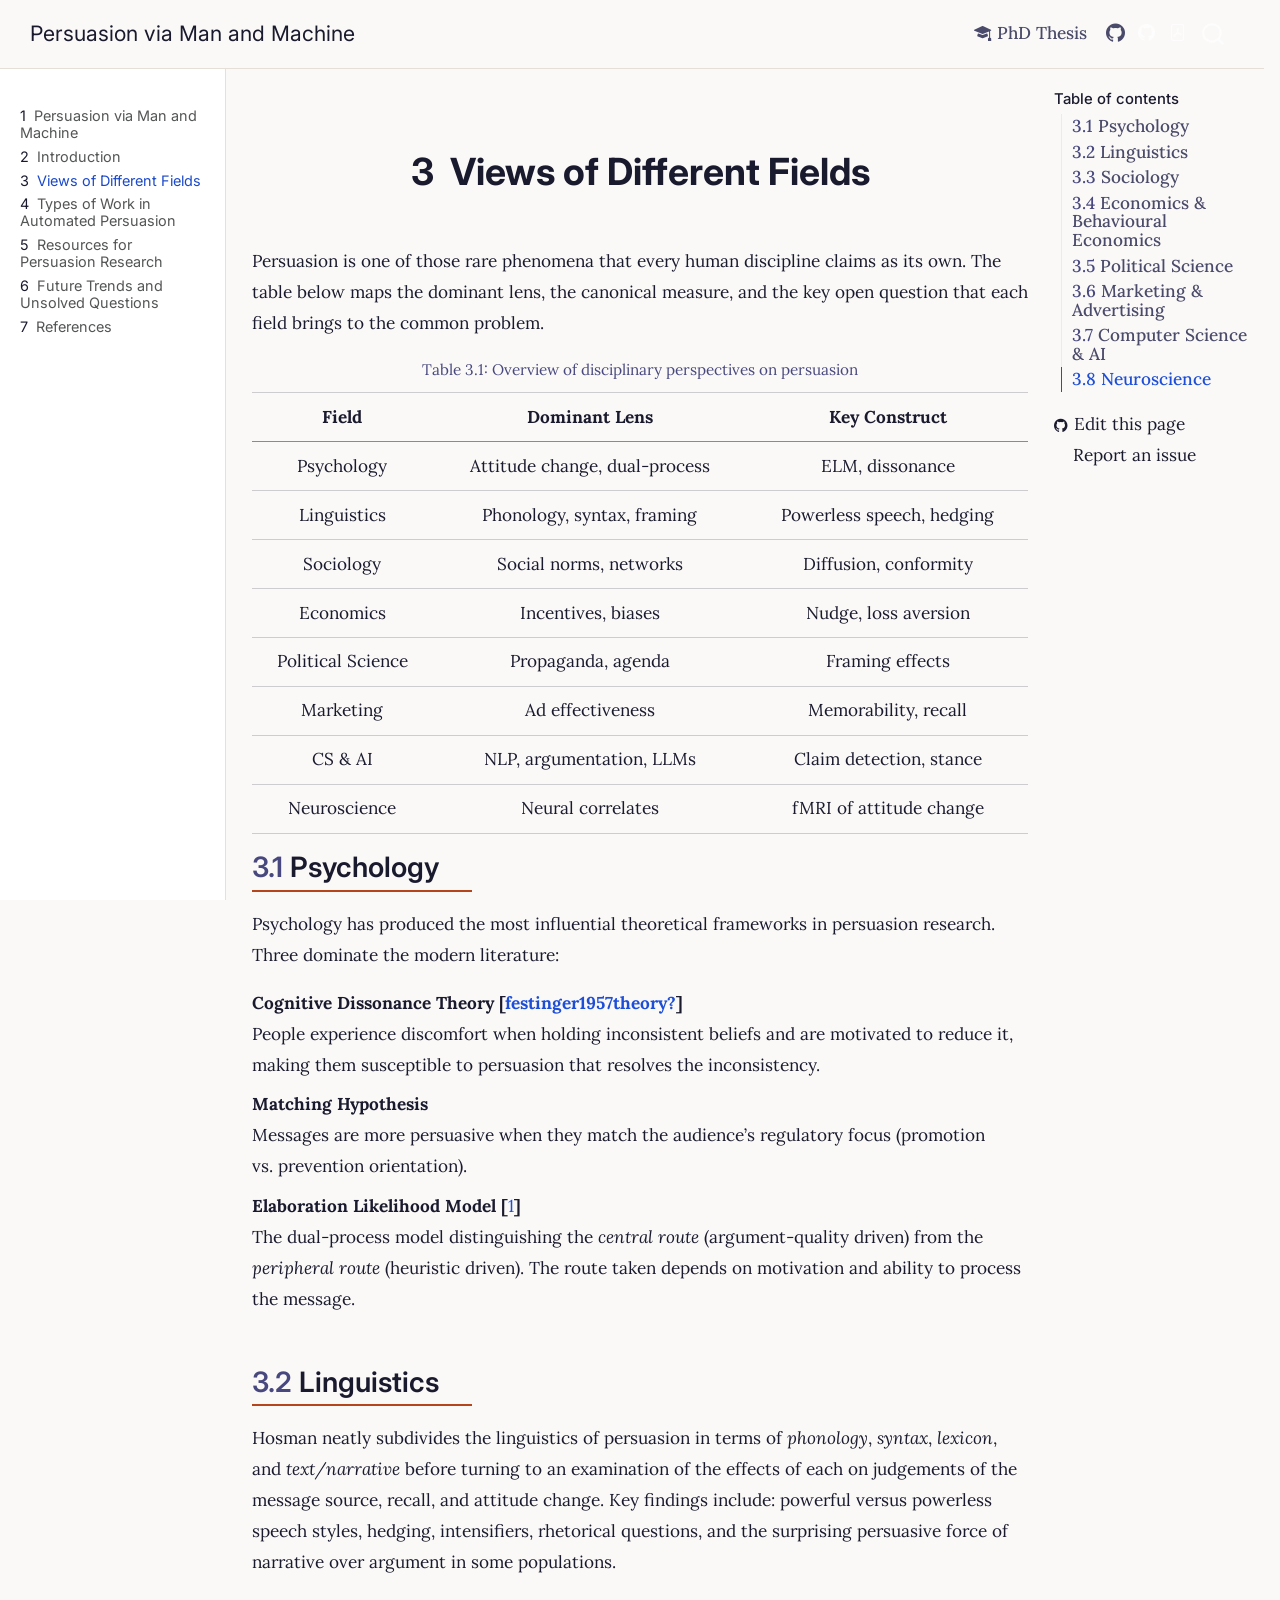
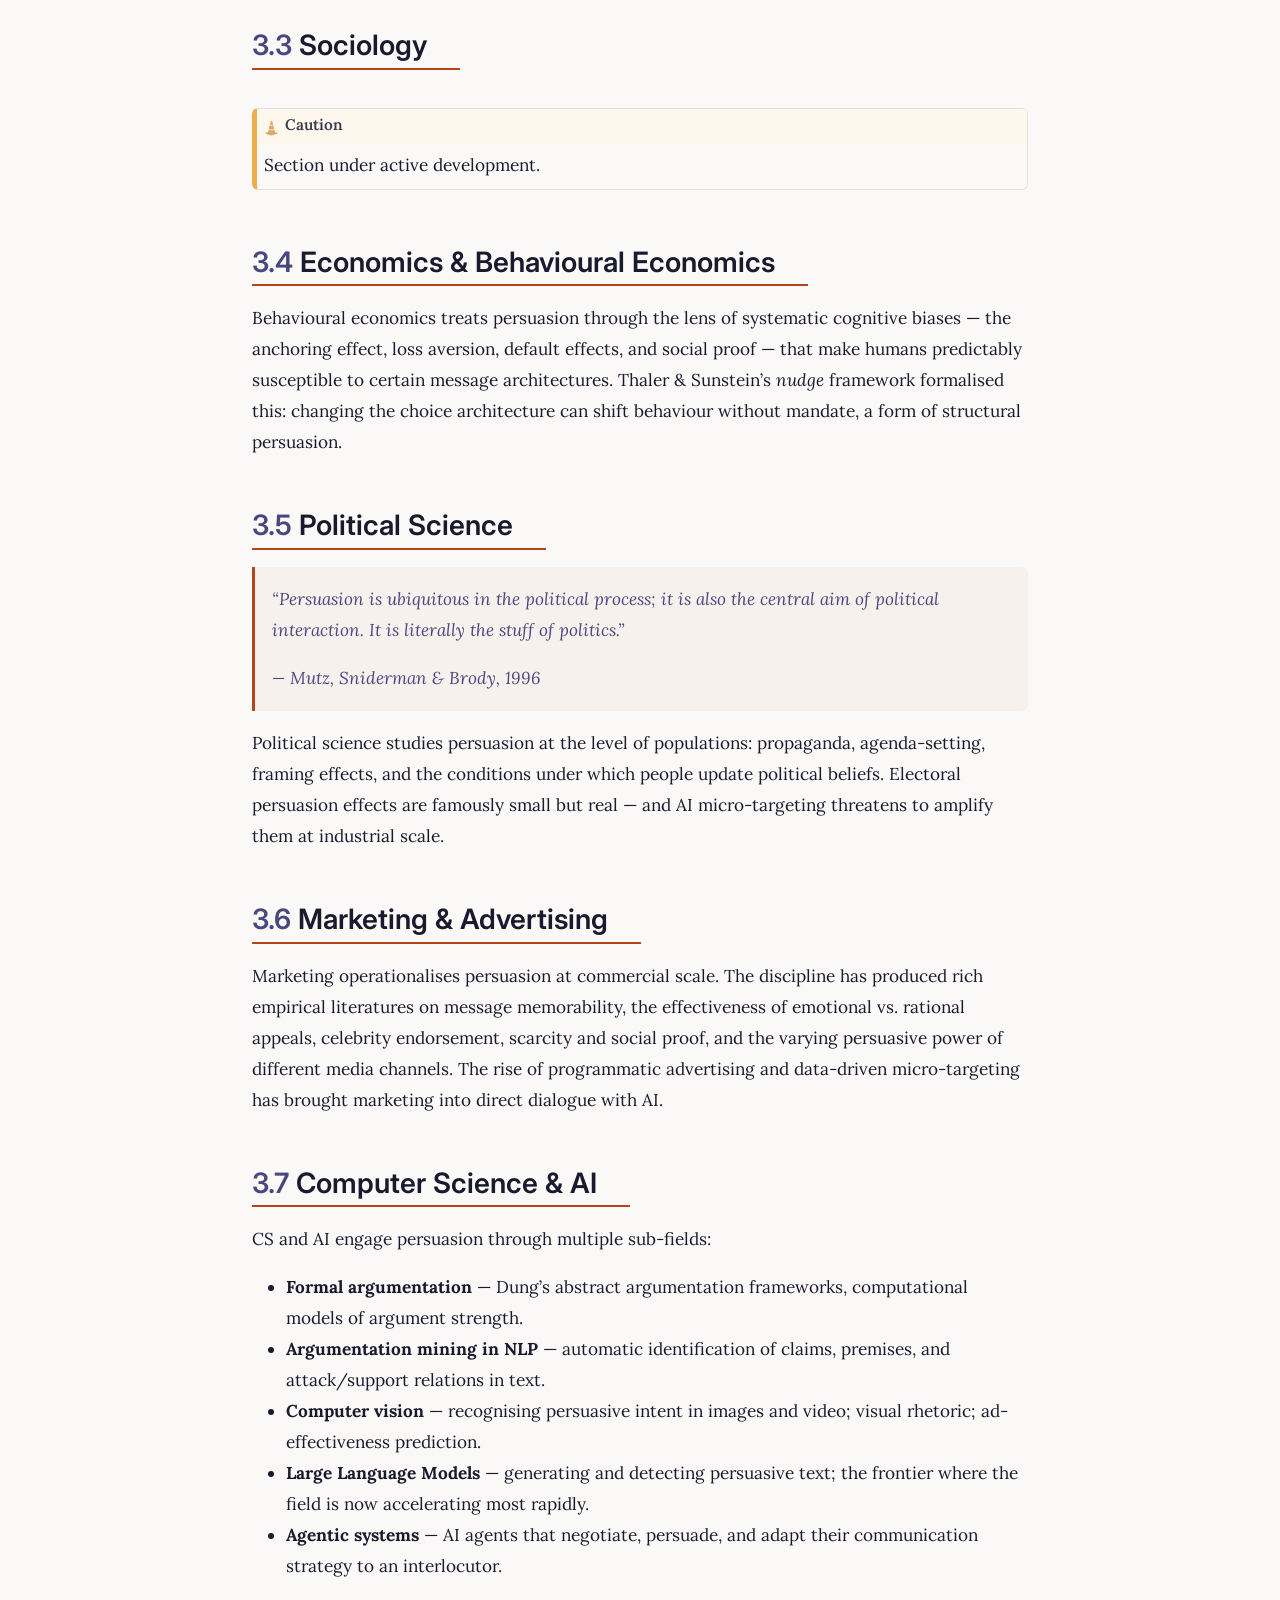
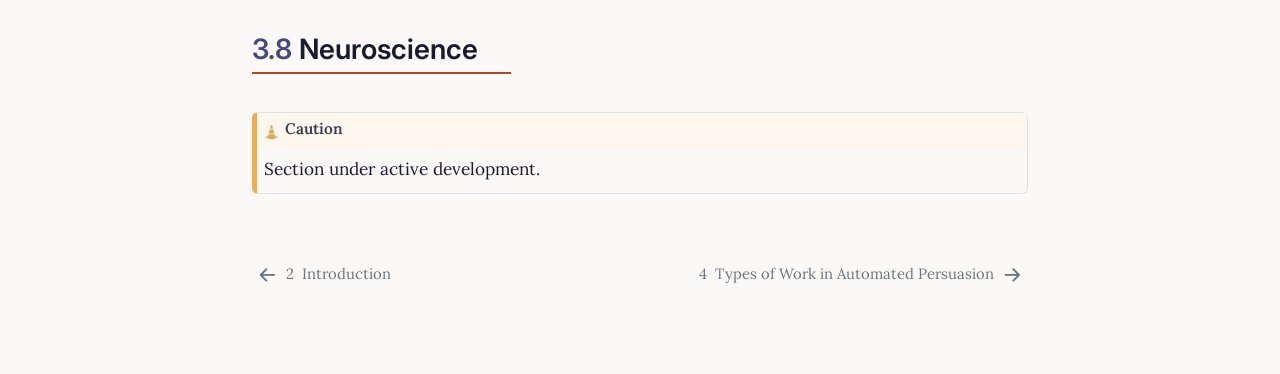
<file: chapters/02-views.html>
<!DOCTYPE html>
<html xmlns="http://www.w3.org/1999/xhtml" lang="en" xml:lang="en"><head>

<meta charset="utf-8">
<meta name="generator" content="quarto-1.9.38">

<meta name="viewport" content="width=device-width, initial-scale=1.0, user-scalable=yes">


<title>3&nbsp; Views of Different Fields – Persuasion via Man and Machine</title>
<style>
/* Default styles provided by pandoc.
** See https://pandoc.org/MANUAL.html#variables-for-html for config info.
*/
code{white-space: pre-wrap;}
span.smallcaps{font-variant: small-caps;}
div.columns{display: flex; gap: min(4vw, 1.5em);}
div.column{flex: auto; overflow-x: auto;}
div.hanging-indent{margin-left: 1.5em; text-indent: -1.5em;}
ul.task-list{list-style: none;}
ul.task-list li input[type="checkbox"] {
  width: 0.8em;
  margin: 0 0.8em 0.2em -1em; /* quarto-specific, see https://github.com/quarto-dev/quarto-cli/issues/4556 */ 
  vertical-align: middle;
}
/* CSS for citations */
div.csl-bib-body { }
div.csl-entry {
  clear: both;
  margin-bottom: 0em;
}
.hanging-indent div.csl-entry {
  margin-left:2em;
  text-indent:-2em;
}
div.csl-left-margin {
  min-width:2em;
  float:left;
}
div.csl-right-inline {
  margin-left:2em;
  padding-left:1em;
}
div.csl-indent {
  margin-left: 2em;
}</style>


<script src="../site_libs/quarto-nav/quarto-nav.js"></script>
<script src="../site_libs/quarto-nav/headroom.min.js"></script>
<script src="../site_libs/clipboard/clipboard.min.js"></script>
<script src="../site_libs/quarto-search/autocomplete.umd.js"></script>
<script src="../site_libs/quarto-search/fuse.min.js"></script>
<script src="../site_libs/quarto-search/quarto-search.js"></script>
<meta name="quarto:offset" content="../">
<link href="../chapters/03-automated.html" rel="next">
<link href="../chapters/01-introduction.html" rel="prev">
<script src="../site_libs/quarto-html/quarto.js" type="module"></script>
<script src="../site_libs/quarto-html/tabsets/tabsets.js" type="module"></script>
<script src="../site_libs/quarto-html/popper.min.js"></script>
<script src="../site_libs/quarto-html/tippy.umd.min.js"></script>
<script src="../site_libs/quarto-html/anchor.min.js"></script>
<link href="../site_libs/quarto-html/tippy.css" rel="stylesheet">
<link href="../site_libs/quarto-html/quarto-syntax-highlighting-15634bcf2e68342d4ad2dfa704d543f6.css" rel="stylesheet" id="quarto-text-highlighting-styles">
<script src="../site_libs/bootstrap/bootstrap.min.js"></script>
<link href="../site_libs/bootstrap/bootstrap-icons.css" rel="stylesheet">
<link href="../site_libs/bootstrap/bootstrap-e6764b4904a9926479ad9410600181ea.min.css" rel="stylesheet" append-hash="true" id="quarto-bootstrap" data-mode="light">
<script id="quarto-search-options" type="application/json">{
  "location": "navbar",
  "copy-button": false,
  "collapse-after": 3,
  "panel-placement": "end",
  "type": "overlay",
  "limit": 50,
  "keyboard-shortcut": [
    "f",
    "/",
    "s"
  ],
  "show-item-context": false,
  "language": {
    "search-no-results-text": "No results",
    "search-matching-documents-text": "matching documents",
    "search-copy-link-title": "Copy link to search",
    "search-hide-matches-text": "Hide additional matches",
    "search-more-match-text": "more match in this document",
    "search-more-matches-text": "more matches in this document",
    "search-clear-button-title": "Clear",
    "search-text-placeholder": "",
    "search-detached-cancel-button-title": "Cancel",
    "search-submit-button-title": "Submit",
    "search-label": "Search"
  }
}</script>
<style>html{ scroll-behavior: smooth; }</style>
<script async="" src="https://hypothes.is/embed.js"></script>
<script>
  window.document.addEventListener("DOMContentLoaded", function (_event) {
    document.body.classList.add('hypothesis-enabled');
  });
</script>


</head>

<body class="nav-sidebar docked nav-fixed quarto-light">

<div id="quarto-search-results"></div>
  <header id="quarto-header" class="headroom fixed-top">
    <nav class="navbar navbar-expand-lg " data-bs-theme="dark">
      <div class="navbar-container container-fluid">
      <div class="navbar-brand-container mx-auto">
    <a class="navbar-brand" href="../index.html">
    <span class="navbar-title">Persuasion via Man and Machine</span>
    </a>
  </div>
            <div id="quarto-search" class="" title="Search"></div>
          <button class="navbar-toggler" type="button" data-bs-toggle="collapse" data-bs-target="#navbarCollapse" aria-controls="navbarCollapse" role="menu" aria-expanded="false" aria-label="Toggle navigation" onclick="if (window.quartoToggleHeadroom) { window.quartoToggleHeadroom(); }">
  <span class="navbar-toggler-icon"></span>
</button>
          <div class="collapse navbar-collapse" id="navbarCollapse">
            <ul class="navbar-nav navbar-nav-scroll ms-auto">
  <li class="nav-item">
    <a class="nav-link" href="https://yamanksingla.github.io/PhD-thesis/"> <i class="bi bi-mortarboard-fill" role="img">
</i> 
<span class="menu-text">PhD Thesis</span></a>
  </li>  
  <li class="nav-item compact">
    <a class="nav-link" href="https://github.com/yamanksingla/yamanksingla.github.io"> <i class="bi bi-github" role="img">
</i> 
<span class="menu-text"></span></a>
  </li>  
</ul>
          </div> <!-- /navcollapse -->
            <div class="quarto-navbar-tools">
    <a href="https://github.com/yamanksingla/yamanksingla.github.io" title="Source Code" class="quarto-navigation-tool px-1" aria-label="Source Code"><i class="bi bi-github"></i></a>
    <a href="../Persuasion-via-Man-and-Machine.pdf" title="Download PDF" class="quarto-navigation-tool px-1" aria-label="Download PDF"><i class="bi bi-file-pdf"></i></a>
</div>
      </div> <!-- /container-fluid -->
    </nav>
  <nav class="quarto-secondary-nav">
    <div class="container-fluid d-flex">
      <button type="button" class="quarto-btn-toggle btn" data-bs-toggle="collapse" role="button" data-bs-target=".quarto-sidebar-collapse-item" aria-controls="quarto-sidebar" aria-expanded="false" aria-label="Toggle sidebar navigation" onclick="if (window.quartoToggleHeadroom) { window.quartoToggleHeadroom(); }">
        <i class="bi bi-layout-text-sidebar-reverse"></i>
      </button>
        <nav class="quarto-page-breadcrumbs" aria-label="breadcrumb"><ol class="breadcrumb"><li class="breadcrumb-item"><a href="../chapters/02-views.html"><span class="chapter-number">3</span>&nbsp; <span class="chapter-title">Views of Different Fields</span></a></li></ol></nav>
        <a class="flex-grow-1" role="navigation" data-bs-toggle="collapse" data-bs-target=".quarto-sidebar-collapse-item" aria-controls="quarto-sidebar" aria-expanded="false" aria-label="Toggle sidebar navigation" onclick="if (window.quartoToggleHeadroom) { window.quartoToggleHeadroom(); }">      
        </a>
    </div>
  </nav>
</header>
<!-- content -->
<div id="quarto-content" class="quarto-container page-columns page-rows-contents page-layout-article page-navbar">
<!-- sidebar -->
  <nav id="quarto-sidebar" class="sidebar collapse collapse-horizontal quarto-sidebar-collapse-item sidebar-navigation docked overflow-auto">
    <div class="sidebar-menu-container"> 
    <ul class="list-unstyled mt-1">
        <li class="sidebar-item">
  <div class="sidebar-item-container"> 
  <a href="../index.html" class="sidebar-item-text sidebar-link">
 <span class="menu-text"><span class="chapter-number">1</span>&nbsp; <span class="chapter-title">Persuasion via Man and Machine</span></span></a>
  </div>
</li>
        <li class="sidebar-item">
  <div class="sidebar-item-container"> 
  <a href="../chapters/01-introduction.html" class="sidebar-item-text sidebar-link">
 <span class="menu-text"><span class="chapter-number">2</span>&nbsp; <span class="chapter-title">Introduction</span></span></a>
  </div>
</li>
        <li class="sidebar-item">
  <div class="sidebar-item-container"> 
  <a href="../chapters/02-views.html" class="sidebar-item-text sidebar-link active">
 <span class="menu-text"><span class="chapter-number">3</span>&nbsp; <span class="chapter-title">Views of Different Fields</span></span></a>
  </div>
</li>
        <li class="sidebar-item">
  <div class="sidebar-item-container"> 
  <a href="../chapters/03-automated.html" class="sidebar-item-text sidebar-link">
 <span class="menu-text"><span class="chapter-number">4</span>&nbsp; <span class="chapter-title">Types of Work in Automated Persuasion</span></span></a>
  </div>
</li>
        <li class="sidebar-item">
  <div class="sidebar-item-container"> 
  <a href="../chapters/04-resources.html" class="sidebar-item-text sidebar-link">
 <span class="menu-text"><span class="chapter-number">5</span>&nbsp; <span class="chapter-title">Resources for Persuasion Research</span></span></a>
  </div>
</li>
        <li class="sidebar-item">
  <div class="sidebar-item-container"> 
  <a href="../chapters/05-future.html" class="sidebar-item-text sidebar-link">
 <span class="menu-text"><span class="chapter-number">6</span>&nbsp; <span class="chapter-title">Future Trends and Unsolved Questions</span></span></a>
  </div>
</li>
        <li class="sidebar-item">
  <div class="sidebar-item-container"> 
  <a href="../chapters/references.html" class="sidebar-item-text sidebar-link">
 <span class="menu-text"><span class="chapter-number">7</span>&nbsp; <span class="chapter-title">References</span></span></a>
  </div>
</li>
    </ul>
    </div>
</nav>
<div id="quarto-sidebar-glass" class="quarto-sidebar-collapse-item" data-bs-toggle="collapse" data-bs-target=".quarto-sidebar-collapse-item"></div>
<!-- margin-sidebar -->
    <div id="quarto-margin-sidebar" class="sidebar margin-sidebar">
        <nav id="TOC" role="doc-toc" class="toc-active">
    <h2 id="toc-title">Table of contents</h2>
   
  <ul>
  <li><a href="#sec-psych" id="toc-sec-psych" class="nav-link active" data-scroll-target="#sec-psych"><span class="header-section-number">3.1</span> Psychology</a></li>
  <li><a href="#sec-ling" id="toc-sec-ling" class="nav-link" data-scroll-target="#sec-ling"><span class="header-section-number">3.2</span> Linguistics</a></li>
  <li><a href="#sec-soc" id="toc-sec-soc" class="nav-link" data-scroll-target="#sec-soc"><span class="header-section-number">3.3</span> Sociology</a></li>
  <li><a href="#sec-econ" id="toc-sec-econ" class="nav-link" data-scroll-target="#sec-econ"><span class="header-section-number">3.4</span> Economics &amp; Behavioural Economics</a></li>
  <li><a href="#sec-polsci" id="toc-sec-polsci" class="nav-link" data-scroll-target="#sec-polsci"><span class="header-section-number">3.5</span> Political Science</a></li>
  <li><a href="#sec-mktg" id="toc-sec-mktg" class="nav-link" data-scroll-target="#sec-mktg"><span class="header-section-number">3.6</span> Marketing &amp; Advertising</a></li>
  <li><a href="#sec-cs" id="toc-sec-cs" class="nav-link" data-scroll-target="#sec-cs"><span class="header-section-number">3.7</span> Computer Science &amp; AI</a></li>
  <li><a href="#sec-neuro" id="toc-sec-neuro" class="nav-link" data-scroll-target="#sec-neuro"><span class="header-section-number">3.8</span> Neuroscience</a></li>
  </ul>
<div class="toc-actions"><ul><li><a href="https://github.com/yamanksingla/yamanksingla.github.io/edit/main/chapters/02-views.qmd" class="toc-action"><i class="bi bi-github"></i>Edit this page</a></li><li><a href="https://github.com/yamanksingla/yamanksingla.github.io/issues/new" class="toc-action"><i class="bi empty"></i>Report an issue</a></li></ul></div></nav>
    </div>
<!-- main -->
<main class="content" id="quarto-document-content">

<header id="title-block-header" class="quarto-title-block default">
<div class="quarto-title">
<h1 class="title"><span class="chapter-number">3</span>&nbsp; <span class="chapter-title">Views of Different Fields</span></h1>
</div>



<div class="quarto-title-meta">

    
  
    
  </div>
  


</header>


<p>Persuasion is one of those rare phenomena that every human discipline claims as its own. The table below maps the dominant lens, the canonical measure, and the key open question that each field brings to the common problem.</p>
<div id="tbl-fields" class="quarto-float quarto-figure quarto-figure-center anchored">
<figure class="quarto-float quarto-float-tbl figure">
<figcaption class="quarto-float-caption-top quarto-float-caption quarto-float-tbl" id="tbl-fields-caption-0ceaefa1-69ba-4598-a22c-09a6ac19f8ca">
Table&nbsp;3.1: Overview of disciplinary perspectives on persuasion
</figcaption>
<div aria-describedby="tbl-fields-caption-0ceaefa1-69ba-4598-a22c-09a6ac19f8ca">
<table class="caption-top table">
<thead>
<tr class="header">
<th>Field</th>
<th>Dominant Lens</th>
<th>Key Construct</th>
</tr>
</thead>
<tbody>
<tr class="odd">
<td>Psychology</td>
<td>Attitude change, dual-process</td>
<td>ELM, dissonance</td>
</tr>
<tr class="even">
<td>Linguistics</td>
<td>Phonology, syntax, framing</td>
<td>Powerless speech, hedging</td>
</tr>
<tr class="odd">
<td>Sociology</td>
<td>Social norms, networks</td>
<td>Diffusion, conformity</td>
</tr>
<tr class="even">
<td>Economics</td>
<td>Incentives, biases</td>
<td>Nudge, loss aversion</td>
</tr>
<tr class="odd">
<td>Political Science</td>
<td>Propaganda, agenda</td>
<td>Framing effects</td>
</tr>
<tr class="even">
<td>Marketing</td>
<td>Ad effectiveness</td>
<td>Memorability, recall</td>
</tr>
<tr class="odd">
<td>CS &amp; AI</td>
<td>NLP, argumentation, LLMs</td>
<td>Claim detection, stance</td>
</tr>
<tr class="even">
<td>Neuroscience</td>
<td>Neural correlates</td>
<td>fMRI of attitude change</td>
</tr>
</tbody>
</table>
</div>
</figure>
</div>
<section id="sec-psych" class="level2" data-number="3.1">
<h2 data-number="3.1" class="anchored" data-anchor-id="sec-psych"><span class="header-section-number">3.1</span> Psychology</h2>
<p>Psychology has produced the most influential theoretical frameworks in persuasion research. Three dominate the modern literature:</p>
<dl>
<dt><strong>Cognitive Dissonance Theory</strong> <span class="citation" data-cites="festinger1957theory">[<a href="references.html#ref-festinger1957theory" role="doc-biblioref"><strong>festinger1957theory?</strong></a>]</span></dt>
<dd>
People experience discomfort when holding inconsistent beliefs and are motivated to reduce it, making them susceptible to persuasion that resolves the inconsistency.
</dd>
<dt><strong>Matching Hypothesis</strong></dt>
<dd>
Messages are more persuasive when they match the audience’s regulatory focus (promotion vs.&nbsp;prevention orientation).
</dd>
<dt><strong>Elaboration Likelihood Model</strong> <span class="citation" data-cites="petty1986elaboration">[<a href="references.html#ref-petty1986elaboration" role="doc-biblioref">1</a>]</span></dt>
<dd>
The dual-process model distinguishing the <em>central route</em> (argument-quality driven) from the <em>peripheral route</em> (heuristic driven). The route taken depends on motivation and ability to process the message.
</dd>
</dl>
</section>
<section id="sec-ling" class="level2" data-number="3.2">
<h2 data-number="3.2" class="anchored" data-anchor-id="sec-ling"><span class="header-section-number">3.2</span> Linguistics</h2>
<p>Hosman neatly subdivides the linguistics of persuasion in terms of <em>phonology</em>, <em>syntax</em>, <em>lexicon</em>, and <em>text/narrative</em> before turning to an examination of the effects of each on judgements of the message source, recall, and attitude change. Key findings include: powerful versus powerless speech styles, hedging, intensifiers, rhetorical questions, and the surprising persuasive force of narrative over argument in some populations.</p>
</section>
<section id="sec-soc" class="level2" data-number="3.3">
<h2 data-number="3.3" class="anchored" data-anchor-id="sec-soc"><span class="header-section-number">3.3</span> Sociology</h2>
<div class="callout callout-style-default callout-caution callout-titled">
<div class="callout-header d-flex align-content-center">
<div class="callout-icon-container">
<i class="callout-icon"></i>
</div>
<div class="callout-title-container flex-fill">
Caution
</div>
</div>
<div class="callout-body-container callout-body">
<p>Section under active development.</p>
</div>
</div>
</section>
<section id="sec-econ" class="level2" data-number="3.4">
<h2 data-number="3.4" class="anchored" data-anchor-id="sec-econ"><span class="header-section-number">3.4</span> Economics &amp; Behavioural Economics</h2>
<p>Behavioural economics treats persuasion through the lens of systematic cognitive biases — the anchoring effect, loss aversion, default effects, and social proof — that make humans predictably susceptible to certain message architectures. Thaler &amp; Sunstein’s <em>nudge</em> framework formalised this: changing the choice architecture can shift behaviour without mandate, a form of structural persuasion.</p>
</section>
<section id="sec-polsci" class="level2" data-number="3.5">
<h2 data-number="3.5" class="anchored" data-anchor-id="sec-polsci"><span class="header-section-number">3.5</span> Political Science</h2>
<blockquote class="blockquote">
<p>“Persuasion is ubiquitous in the political process; it is also the central aim of political interaction. It is literally the stuff of politics.”</p>
<p>— Mutz, Sniderman &amp; Brody, 1996</p>
</blockquote>
<p>Political science studies persuasion at the level of populations: propaganda, agenda-setting, framing effects, and the conditions under which people update political beliefs. Electoral persuasion effects are famously small but real — and AI micro-targeting threatens to amplify them at industrial scale.</p>
</section>
<section id="sec-mktg" class="level2" data-number="3.6">
<h2 data-number="3.6" class="anchored" data-anchor-id="sec-mktg"><span class="header-section-number">3.6</span> Marketing &amp; Advertising</h2>
<p>Marketing operationalises persuasion at commercial scale. The discipline has produced rich empirical literatures on message memorability, the effectiveness of emotional vs.&nbsp;rational appeals, celebrity endorsement, scarcity and social proof, and the varying persuasive power of different media channels. The rise of programmatic advertising and data-driven micro-targeting has brought marketing into direct dialogue with AI.</p>
</section>
<section id="sec-cs" class="level2" data-number="3.7">
<h2 data-number="3.7" class="anchored" data-anchor-id="sec-cs"><span class="header-section-number">3.7</span> Computer Science &amp; AI</h2>
<p>CS and AI engage persuasion through multiple sub-fields:</p>
<ul>
<li><strong>Formal argumentation</strong> — Dung’s abstract argumentation frameworks, computational models of argument strength.</li>
<li><strong>Argumentation mining in NLP</strong> — automatic identification of claims, premises, and attack/support relations in text.</li>
<li><strong>Computer vision</strong> — recognising persuasive intent in images and video; visual rhetoric; ad-effectiveness prediction.</li>
<li><strong>Large Language Models</strong> — generating and detecting persuasive text; the frontier where the field is now accelerating most rapidly.</li>
<li><strong>Agentic systems</strong> — AI agents that negotiate, persuade, and adapt their communication strategy to an interlocutor.</li>
</ul>
</section>
<section id="sec-neuro" class="level2" data-number="3.8">
<h2 data-number="3.8" class="anchored" data-anchor-id="sec-neuro"><span class="header-section-number">3.8</span> Neuroscience</h2>
<div class="callout callout-style-default callout-caution callout-titled">
<div class="callout-header d-flex align-content-center">
<div class="callout-icon-container">
<i class="callout-icon"></i>
</div>
<div class="callout-title-container flex-fill">
Caution
</div>
</div>
<div class="callout-body-container callout-body">
<p>Section under active development.</p>
</div>
</div>


<div id="refs" class="references csl-bib-body" data-entry-spacing="0" role="list" style="display: none">
<div id="ref-petty1986elaboration" class="csl-entry" role="listitem">
<div class="csl-left-margin">[1] </div><div class="csl-right-inline">Petty, R.E. and Cacioppo, J.T. 1986. The elaboration likelihood model of persuasion. <em>Communication and persuasion</em>. Springer. 1–24.</div>
</div>
</div>
</section>

</main> <!-- /main -->
<script id="quarto-html-after-body" type="application/javascript">
  window.document.addEventListener("DOMContentLoaded", function (event) {
    const icon = "";
    const anchorJS = new window.AnchorJS();
    anchorJS.options = {
      placement: 'right',
      icon: icon
    };
    anchorJS.add('.anchored');
    const isCodeAnnotation = (el) => {
      for (const clz of el.classList) {
        if (clz.startsWith('code-annotation-')) {                     
          return true;
        }
      }
      return false;
    }
    const onCopySuccess = function(e) {
      // button target
      const button = e.trigger;
      // don't keep focus
      button.blur();
      // flash "checked"
      button.classList.add('code-copy-button-checked');
      var currentTitle = button.getAttribute("title");
      button.setAttribute("title", "Copied!");
      let tooltip;
      if (window.bootstrap) {
        button.setAttribute("data-bs-toggle", "tooltip");
        button.setAttribute("data-bs-placement", "left");
        button.setAttribute("data-bs-title", "Copied!");
        tooltip = new bootstrap.Tooltip(button, 
          { trigger: "manual", 
            customClass: "code-copy-button-tooltip",
            offset: [0, -8]});
        tooltip.show();    
      }
      setTimeout(function() {
        if (tooltip) {
          tooltip.hide();
          button.removeAttribute("data-bs-title");
          button.removeAttribute("data-bs-toggle");
          button.removeAttribute("data-bs-placement");
        }
        button.setAttribute("title", currentTitle);
        button.classList.remove('code-copy-button-checked');
      }, 1000);
      // clear code selection
      e.clearSelection();
    }
    const getTextToCopy = function(trigger) {
      const outerScaffold = trigger.parentElement.cloneNode(true);
      const codeEl = outerScaffold.querySelector('code');
      for (const childEl of codeEl.children) {
        if (isCodeAnnotation(childEl)) {
          childEl.remove();
        }
      }
      return codeEl.innerText;
    }
    const clipboard = new window.ClipboardJS('.code-copy-button:not([data-in-quarto-modal])', {
      text: getTextToCopy
    });
    clipboard.on('success', onCopySuccess);
    if (window.document.getElementById('quarto-embedded-source-code-modal')) {
      const clipboardModal = new window.ClipboardJS('.code-copy-button[data-in-quarto-modal]', {
        text: getTextToCopy,
        container: window.document.getElementById('quarto-embedded-source-code-modal')
      });
      clipboardModal.on('success', onCopySuccess);
    }
      var localhostRegex = new RegExp(/^(?:http|https):\/\/localhost\:?[0-9]*\//);
      var mailtoRegex = new RegExp(/^mailto:/);
        var filterRegex = new RegExp('/' + window.location.host + '/');
      var isInternal = (href) => {
          return filterRegex.test(href) || localhostRegex.test(href) || mailtoRegex.test(href);
      }
      // Inspect non-navigation links and adorn them if external
     var links = window.document.querySelectorAll('a[href]:not(.nav-link):not(.navbar-brand):not(.toc-action):not(.sidebar-link):not(.sidebar-item-toggle):not(.pagination-link):not(.no-external):not([aria-hidden]):not(.dropdown-item):not(.quarto-navigation-tool):not(.about-link)');
      for (var i=0; i<links.length; i++) {
        const link = links[i];
        if (!isInternal(link.href)) {
          // undo the damage that might have been done by quarto-nav.js in the case of
          // links that we want to consider external
          if (link.dataset.originalHref !== undefined) {
            link.href = link.dataset.originalHref;
          }
            // target, if specified
            link.setAttribute("target", "_blank");
            if (link.getAttribute("rel") === null) {
              link.setAttribute("rel", "noopener");
            }
        }
      }
    function tippyHover(el, contentFn, onTriggerFn, onUntriggerFn) {
      const config = {
        allowHTML: true,
        maxWidth: 500,
        delay: 100,
        arrow: false,
        appendTo: function(el) {
            return el.parentElement;
        },
        interactive: true,
        interactiveBorder: 10,
        theme: 'quarto',
        placement: 'bottom-start',
      };
      if (contentFn) {
        config.content = contentFn;
      }
      if (onTriggerFn) {
        config.onTrigger = onTriggerFn;
      }
      if (onUntriggerFn) {
        config.onUntrigger = onUntriggerFn;
      }
      window.tippy(el, config); 
    }
    const noterefs = window.document.querySelectorAll('a[role="doc-noteref"]');
    for (var i=0; i<noterefs.length; i++) {
      const ref = noterefs[i];
      tippyHover(ref, function() {
        // use id or data attribute instead here
        let href = ref.getAttribute('data-footnote-href') || ref.getAttribute('href');
        try { href = new URL(href).hash; } catch {}
        const id = href.replace(/^#\/?/, "");
        const note = window.document.getElementById(id);
        if (note) {
          return note.innerHTML;
        } else {
          return "";
        }
      });
    }
    const xrefs = window.document.querySelectorAll('a.quarto-xref');
    const processXRef = (id, note) => {
      // Strip column container classes
      const stripColumnClz = (el) => {
        el.classList.remove("page-full", "page-columns");
        if (el.children) {
          for (const child of el.children) {
            stripColumnClz(child);
          }
        }
      }
      stripColumnClz(note)
      if (id === null || id.startsWith('sec-')) {
        // Special case sections, only their first couple elements
        const container = document.createElement("div");
        if (note.children && note.children.length > 2) {
          container.appendChild(note.children[0].cloneNode(true));
          for (let i = 1; i < note.children.length; i++) {
            const child = note.children[i];
            if (child.tagName === "P" && child.innerText === "") {
              continue;
            } else {
              container.appendChild(child.cloneNode(true));
              break;
            }
          }
          if (window.Quarto?.typesetMath) {
            window.Quarto.typesetMath(container);
          }
          return container.innerHTML
        } else {
          if (window.Quarto?.typesetMath) {
            window.Quarto.typesetMath(note);
          }
          return note.innerHTML;
        }
      } else {
        // Remove any anchor links if they are present
        const anchorLink = note.querySelector('a.anchorjs-link');
        if (anchorLink) {
          anchorLink.remove();
        }
        if (window.Quarto?.typesetMath) {
          window.Quarto.typesetMath(note);
        }
        if (note.classList.contains("callout")) {
          return note.outerHTML;
        } else {
          return note.innerHTML;
        }
      }
    }
    for (var i=0; i<xrefs.length; i++) {
      const xref = xrefs[i];
      tippyHover(xref, undefined, function(instance) {
        instance.disable();
        let url = xref.getAttribute('href');
        let hash = undefined; 
        if (url.startsWith('#')) {
          hash = url;
        } else {
          try { hash = new URL(url).hash; } catch {}
        }
        if (hash) {
          const id = hash.replace(/^#\/?/, "");
          const note = window.document.getElementById(id);
          if (note !== null) {
            try {
              const html = processXRef(id, note.cloneNode(true));
              instance.setContent(html);
            } finally {
              instance.enable();
              instance.show();
            }
          } else {
            // See if we can fetch this
            fetch(url.split('#')[0])
            .then(res => res.text())
            .then(html => {
              const parser = new DOMParser();
              const htmlDoc = parser.parseFromString(html, "text/html");
              const note = htmlDoc.getElementById(id);
              if (note !== null) {
                const html = processXRef(id, note);
                instance.setContent(html);
              } 
            }).finally(() => {
              instance.enable();
              instance.show();
            });
          }
        } else {
          // See if we can fetch a full url (with no hash to target)
          // This is a special case and we should probably do some content thinning / targeting
          fetch(url)
          .then(res => res.text())
          .then(html => {
            const parser = new DOMParser();
            const htmlDoc = parser.parseFromString(html, "text/html");
            const note = htmlDoc.querySelector('main.content');
            if (note !== null) {
              // This should only happen for chapter cross references
              // (since there is no id in the URL)
              // remove the first header
              if (note.children.length > 0 && note.children[0].tagName === "HEADER") {
                note.children[0].remove();
              }
              const html = processXRef(null, note);
              instance.setContent(html);
            } 
          }).finally(() => {
            instance.enable();
            instance.show();
          });
        }
      }, function(instance) {
      });
    }
        let selectedAnnoteEl;
        const selectorForAnnotation = ( cell, annotation) => {
          let cellAttr = 'data-code-cell="' + cell + '"';
          let lineAttr = 'data-code-annotation="' +  annotation + '"';
          const selector = 'span[' + cellAttr + '][' + lineAttr + ']';
          return selector;
        }
        const selectCodeLines = (annoteEl) => {
          const doc = window.document;
          const targetCell = annoteEl.getAttribute("data-target-cell");
          const targetAnnotation = annoteEl.getAttribute("data-target-annotation");
          const annoteSpan = window.document.querySelector(selectorForAnnotation(targetCell, targetAnnotation));
          const lines = annoteSpan.getAttribute("data-code-lines").split(",");
          const lineIds = lines.map((line) => {
            return targetCell + "-" + line;
          })
          let top = null;
          let height = null;
          let parent = null;
          if (lineIds.length > 0) {
              //compute the position of the single el (top and bottom and make a div)
              const el = window.document.getElementById(lineIds[0]);
              top = el.offsetTop;
              height = el.offsetHeight;
              parent = el.parentElement.parentElement;
            if (lineIds.length > 1) {
              const lastEl = window.document.getElementById(lineIds[lineIds.length - 1]);
              const bottom = lastEl.offsetTop + lastEl.offsetHeight;
              height = bottom - top;
            }
            if (top !== null && height !== null && parent !== null) {
              // cook up a div (if necessary) and position it 
              let div = window.document.getElementById("code-annotation-line-highlight");
              if (div === null) {
                div = window.document.createElement("div");
                div.setAttribute("id", "code-annotation-line-highlight");
                div.style.position = 'absolute';
                parent.appendChild(div);
              }
              div.style.top = top - 2 + "px";
              div.style.height = height + 4 + "px";
              div.style.left = 0;
              let gutterDiv = window.document.getElementById("code-annotation-line-highlight-gutter");
              if (gutterDiv === null) {
                gutterDiv = window.document.createElement("div");
                gutterDiv.setAttribute("id", "code-annotation-line-highlight-gutter");
                gutterDiv.style.position = 'absolute';
                const codeCell = window.document.getElementById(targetCell);
                const gutter = codeCell.querySelector('.code-annotation-gutter');
                gutter.appendChild(gutterDiv);
              }
              gutterDiv.style.top = top - 2 + "px";
              gutterDiv.style.height = height + 4 + "px";
            }
            selectedAnnoteEl = annoteEl;
          }
        };
        const unselectCodeLines = () => {
          const elementsIds = ["code-annotation-line-highlight", "code-annotation-line-highlight-gutter"];
          elementsIds.forEach((elId) => {
            const div = window.document.getElementById(elId);
            if (div) {
              div.remove();
            }
          });
          selectedAnnoteEl = undefined;
        };
          // Handle positioning of the toggle
      window.addEventListener(
        "resize",
        throttle(() => {
          elRect = undefined;
          if (selectedAnnoteEl) {
            selectCodeLines(selectedAnnoteEl);
          }
        }, 10)
      );
      function throttle(fn, ms) {
      let throttle = false;
      let timer;
        return (...args) => {
          if(!throttle) { // first call gets through
              fn.apply(this, args);
              throttle = true;
          } else { // all the others get throttled
              if(timer) clearTimeout(timer); // cancel #2
              timer = setTimeout(() => {
                fn.apply(this, args);
                timer = throttle = false;
              }, ms);
          }
        };
      }
        // Attach click handler to the DT
        const annoteDls = window.document.querySelectorAll('dt[data-target-cell]');
        for (const annoteDlNode of annoteDls) {
          annoteDlNode.addEventListener('click', (event) => {
            const clickedEl = event.target;
            if (clickedEl !== selectedAnnoteEl) {
              unselectCodeLines();
              const activeEl = window.document.querySelector('dt[data-target-cell].code-annotation-active');
              if (activeEl) {
                activeEl.classList.remove('code-annotation-active');
              }
              selectCodeLines(clickedEl);
              clickedEl.classList.add('code-annotation-active');
            } else {
              // Unselect the line
              unselectCodeLines();
              clickedEl.classList.remove('code-annotation-active');
            }
          });
        }
    const findCites = (el) => {
      const parentEl = el.parentElement;
      if (parentEl) {
        const cites = parentEl.dataset.cites;
        if (cites) {
          return {
            el,
            cites: cites.split(' ')
          };
        } else {
          return findCites(el.parentElement)
        }
      } else {
        return undefined;
      }
    };
    var bibliorefs = window.document.querySelectorAll('a[role="doc-biblioref"]');
    for (var i=0; i<bibliorefs.length; i++) {
      const ref = bibliorefs[i];
      const citeInfo = findCites(ref);
      if (citeInfo) {
        tippyHover(citeInfo.el, function() {
          var popup = window.document.createElement('div');
          citeInfo.cites.forEach(function(cite) {
            var citeDiv = window.document.createElement('div');
            citeDiv.classList.add('hanging-indent');
            citeDiv.classList.add('csl-entry');
            var biblioDiv = window.document.getElementById('ref-' + cite);
            if (biblioDiv) {
              citeDiv.innerHTML = biblioDiv.innerHTML;
            }
            popup.appendChild(citeDiv);
          });
          return popup.innerHTML;
        });
      }
    }
  });
  </script>
<nav class="page-navigation">
  <div class="nav-page nav-page-previous">
      <a href="../chapters/01-introduction.html" class="pagination-link" aria-label="Introduction">
        <i class="bi bi-arrow-left-short"></i> <span class="nav-page-text"><span class="chapter-number">2</span>&nbsp; <span class="chapter-title">Introduction</span></span>
      </a>          
  </div>
  <div class="nav-page nav-page-next">
      <a href="../chapters/03-automated.html" class="pagination-link" aria-label="Types of Work in Automated Persuasion">
        <span class="nav-page-text"><span class="chapter-number">4</span>&nbsp; <span class="chapter-title">Types of Work in Automated Persuasion</span></span> <i class="bi bi-arrow-right-short"></i>
      </a>
  </div>
</nav>
</div> <!-- /content -->




<footer class="footer"><div class="nav-footer"><div class="nav-footer-center"><div class="toc-actions d-sm-block d-md-none"><ul><li><a href="https://github.com/yamanksingla/yamanksingla.github.io/edit/main/chapters/02-views.qmd" class="toc-action"><i class="bi bi-github"></i>Edit this page</a></li><li><a href="https://github.com/yamanksingla/yamanksingla.github.io/issues/new" class="toc-action"><i class="bi empty"></i>Report an issue</a></li></ul></div></div></div></footer><script src="../site_libs/quarto-html/zenscroll-min.js"></script>
</body></html>
</file>
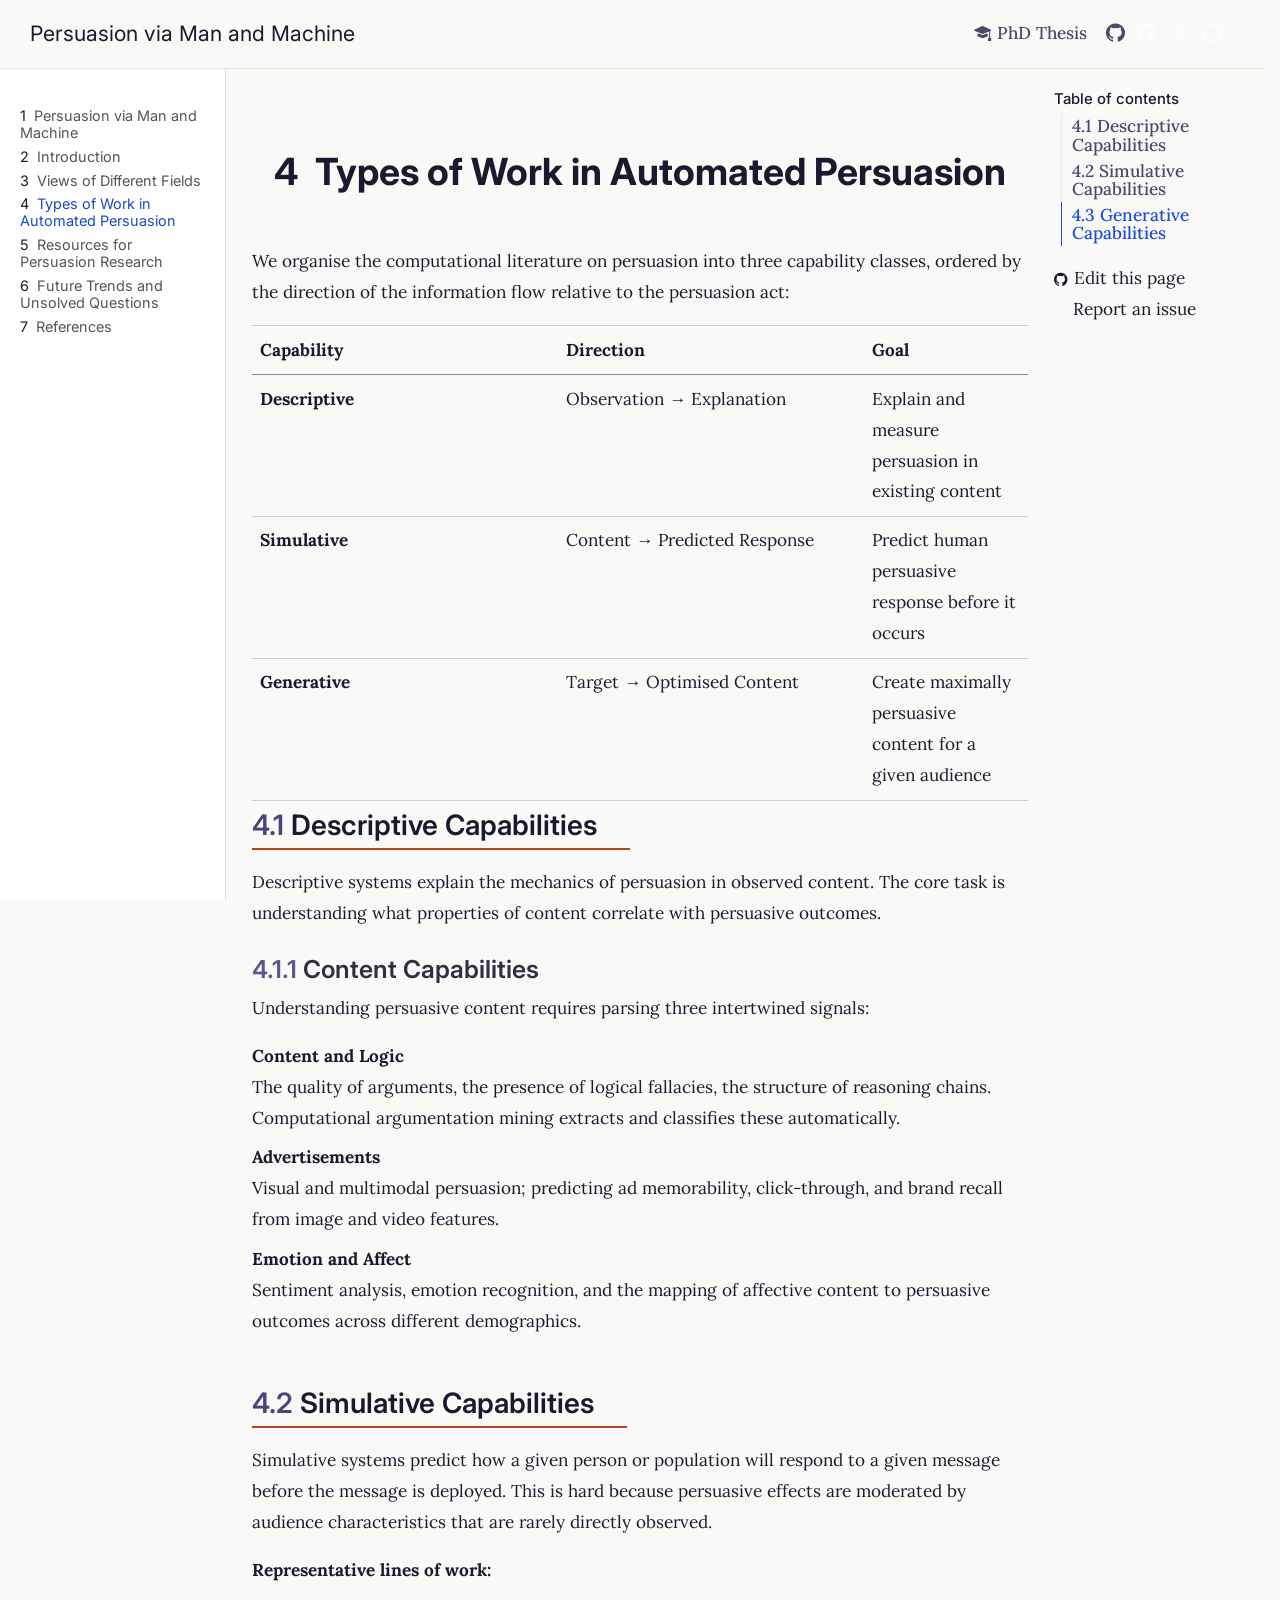
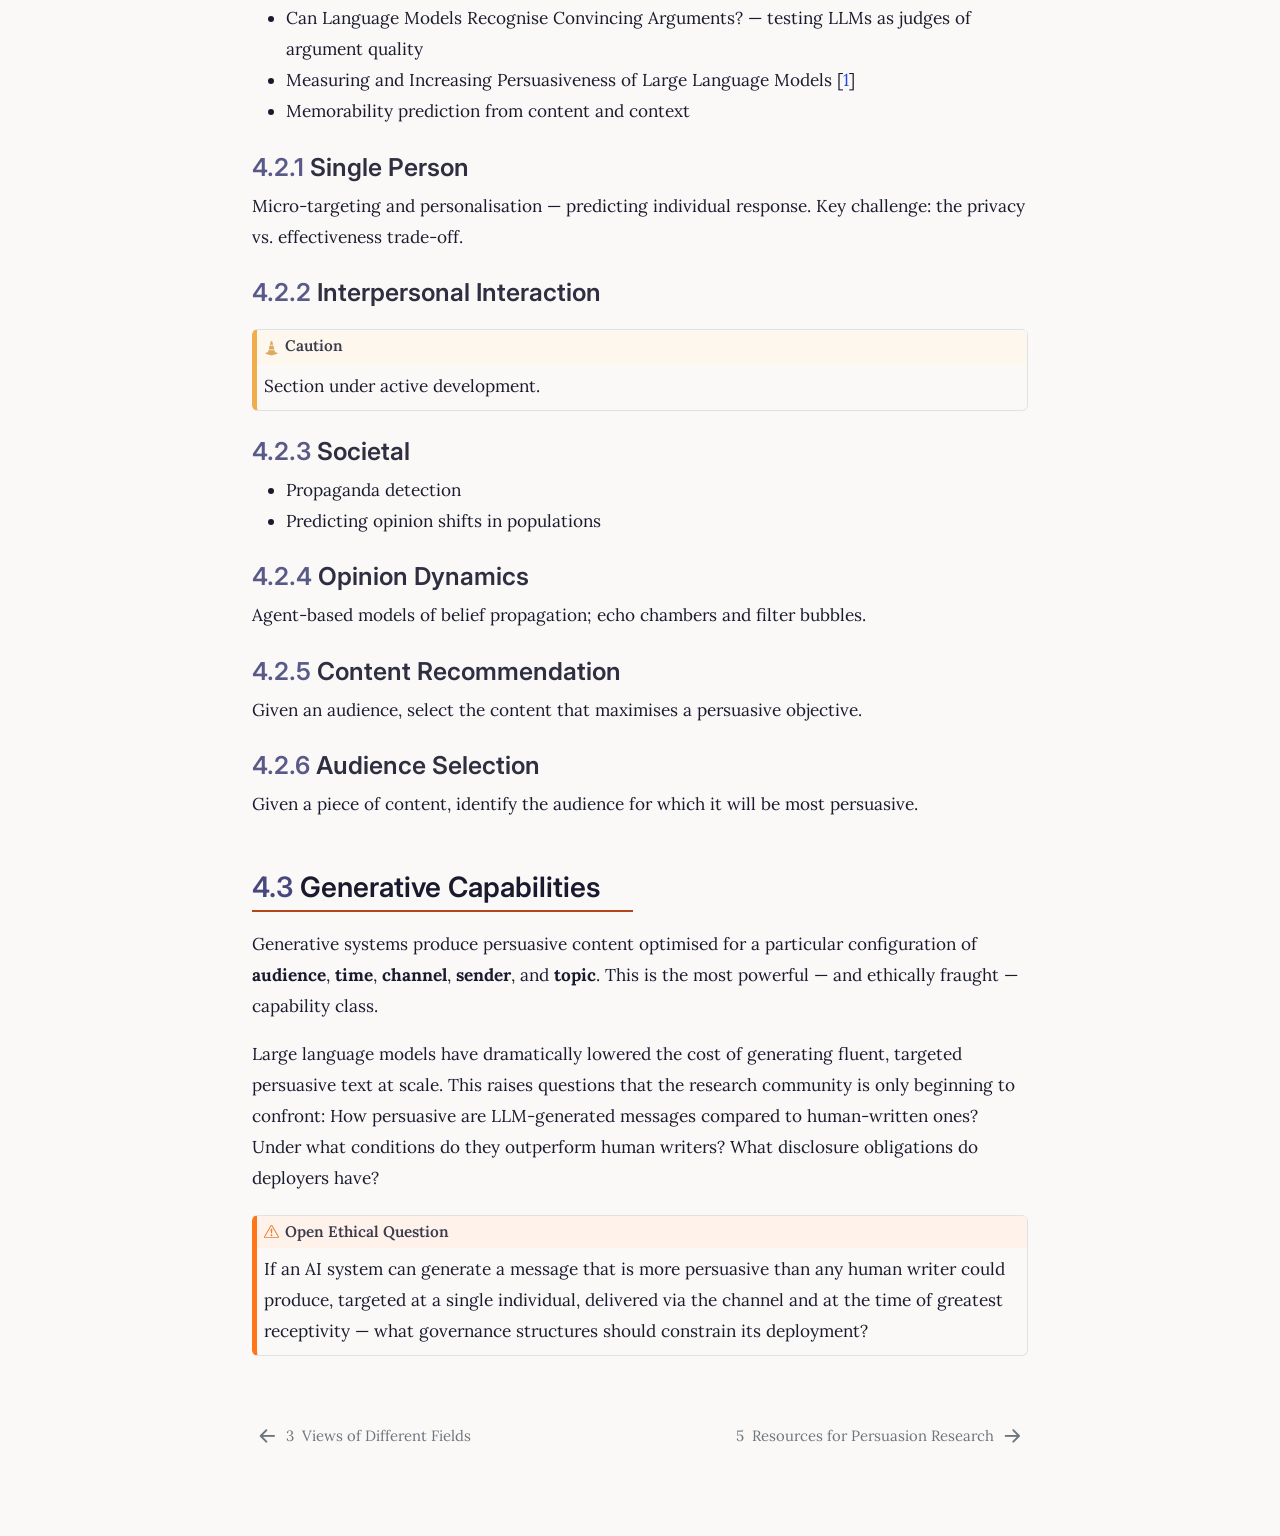
<file: chapters/03-automated.html>
<!DOCTYPE html>
<html xmlns="http://www.w3.org/1999/xhtml" lang="en" xml:lang="en"><head>

<meta charset="utf-8">
<meta name="generator" content="quarto-1.9.38">

<meta name="viewport" content="width=device-width, initial-scale=1.0, user-scalable=yes">


<title>4&nbsp; Types of Work in Automated Persuasion – Persuasion via Man and Machine</title>
<style>
/* Default styles provided by pandoc.
** See https://pandoc.org/MANUAL.html#variables-for-html for config info.
*/
code{white-space: pre-wrap;}
span.smallcaps{font-variant: small-caps;}
div.columns{display: flex; gap: min(4vw, 1.5em);}
div.column{flex: auto; overflow-x: auto;}
div.hanging-indent{margin-left: 1.5em; text-indent: -1.5em;}
ul.task-list{list-style: none;}
ul.task-list li input[type="checkbox"] {
  width: 0.8em;
  margin: 0 0.8em 0.2em -1em; /* quarto-specific, see https://github.com/quarto-dev/quarto-cli/issues/4556 */ 
  vertical-align: middle;
}
/* CSS for citations */
div.csl-bib-body { }
div.csl-entry {
  clear: both;
  margin-bottom: 0em;
}
.hanging-indent div.csl-entry {
  margin-left:2em;
  text-indent:-2em;
}
div.csl-left-margin {
  min-width:2em;
  float:left;
}
div.csl-right-inline {
  margin-left:2em;
  padding-left:1em;
}
div.csl-indent {
  margin-left: 2em;
}</style>


<script src="../site_libs/quarto-nav/quarto-nav.js"></script>
<script src="../site_libs/quarto-nav/headroom.min.js"></script>
<script src="../site_libs/clipboard/clipboard.min.js"></script>
<script src="../site_libs/quarto-search/autocomplete.umd.js"></script>
<script src="../site_libs/quarto-search/fuse.min.js"></script>
<script src="../site_libs/quarto-search/quarto-search.js"></script>
<meta name="quarto:offset" content="../">
<link href="../chapters/04-resources.html" rel="next">
<link href="../chapters/02-views.html" rel="prev">
<script src="../site_libs/quarto-html/quarto.js" type="module"></script>
<script src="../site_libs/quarto-html/tabsets/tabsets.js" type="module"></script>
<script src="../site_libs/quarto-html/popper.min.js"></script>
<script src="../site_libs/quarto-html/tippy.umd.min.js"></script>
<script src="../site_libs/quarto-html/anchor.min.js"></script>
<link href="../site_libs/quarto-html/tippy.css" rel="stylesheet">
<link href="../site_libs/quarto-html/quarto-syntax-highlighting-15634bcf2e68342d4ad2dfa704d543f6.css" rel="stylesheet" id="quarto-text-highlighting-styles">
<script src="../site_libs/bootstrap/bootstrap.min.js"></script>
<link href="../site_libs/bootstrap/bootstrap-icons.css" rel="stylesheet">
<link href="../site_libs/bootstrap/bootstrap-e6764b4904a9926479ad9410600181ea.min.css" rel="stylesheet" append-hash="true" id="quarto-bootstrap" data-mode="light">
<script id="quarto-search-options" type="application/json">{
  "location": "navbar",
  "copy-button": false,
  "collapse-after": 3,
  "panel-placement": "end",
  "type": "overlay",
  "limit": 50,
  "keyboard-shortcut": [
    "f",
    "/",
    "s"
  ],
  "show-item-context": false,
  "language": {
    "search-no-results-text": "No results",
    "search-matching-documents-text": "matching documents",
    "search-copy-link-title": "Copy link to search",
    "search-hide-matches-text": "Hide additional matches",
    "search-more-match-text": "more match in this document",
    "search-more-matches-text": "more matches in this document",
    "search-clear-button-title": "Clear",
    "search-text-placeholder": "",
    "search-detached-cancel-button-title": "Cancel",
    "search-submit-button-title": "Submit",
    "search-label": "Search"
  }
}</script>
<style>html{ scroll-behavior: smooth; }</style>
<script async="" src="https://hypothes.is/embed.js"></script>
<script>
  window.document.addEventListener("DOMContentLoaded", function (_event) {
    document.body.classList.add('hypothesis-enabled');
  });
</script>


</head>

<body class="nav-sidebar docked nav-fixed quarto-light">

<div id="quarto-search-results"></div>
  <header id="quarto-header" class="headroom fixed-top">
    <nav class="navbar navbar-expand-lg " data-bs-theme="dark">
      <div class="navbar-container container-fluid">
      <div class="navbar-brand-container mx-auto">
    <a class="navbar-brand" href="../index.html">
    <span class="navbar-title">Persuasion via Man and Machine</span>
    </a>
  </div>
            <div id="quarto-search" class="" title="Search"></div>
          <button class="navbar-toggler" type="button" data-bs-toggle="collapse" data-bs-target="#navbarCollapse" aria-controls="navbarCollapse" role="menu" aria-expanded="false" aria-label="Toggle navigation" onclick="if (window.quartoToggleHeadroom) { window.quartoToggleHeadroom(); }">
  <span class="navbar-toggler-icon"></span>
</button>
          <div class="collapse navbar-collapse" id="navbarCollapse">
            <ul class="navbar-nav navbar-nav-scroll ms-auto">
  <li class="nav-item">
    <a class="nav-link" href="https://yamanksingla.github.io/PhD-thesis/"> <i class="bi bi-mortarboard-fill" role="img">
</i> 
<span class="menu-text">PhD Thesis</span></a>
  </li>  
  <li class="nav-item compact">
    <a class="nav-link" href="https://github.com/yamanksingla/yamanksingla.github.io"> <i class="bi bi-github" role="img">
</i> 
<span class="menu-text"></span></a>
  </li>  
</ul>
          </div> <!-- /navcollapse -->
            <div class="quarto-navbar-tools">
    <a href="https://github.com/yamanksingla/yamanksingla.github.io" title="Source Code" class="quarto-navigation-tool px-1" aria-label="Source Code"><i class="bi bi-github"></i></a>
    <a href="../Persuasion-via-Man-and-Machine.pdf" title="Download PDF" class="quarto-navigation-tool px-1" aria-label="Download PDF"><i class="bi bi-file-pdf"></i></a>
</div>
      </div> <!-- /container-fluid -->
    </nav>
  <nav class="quarto-secondary-nav">
    <div class="container-fluid d-flex">
      <button type="button" class="quarto-btn-toggle btn" data-bs-toggle="collapse" role="button" data-bs-target=".quarto-sidebar-collapse-item" aria-controls="quarto-sidebar" aria-expanded="false" aria-label="Toggle sidebar navigation" onclick="if (window.quartoToggleHeadroom) { window.quartoToggleHeadroom(); }">
        <i class="bi bi-layout-text-sidebar-reverse"></i>
      </button>
        <nav class="quarto-page-breadcrumbs" aria-label="breadcrumb"><ol class="breadcrumb"><li class="breadcrumb-item"><a href="../chapters/03-automated.html"><span class="chapter-number">4</span>&nbsp; <span class="chapter-title">Types of Work in Automated Persuasion</span></a></li></ol></nav>
        <a class="flex-grow-1" role="navigation" data-bs-toggle="collapse" data-bs-target=".quarto-sidebar-collapse-item" aria-controls="quarto-sidebar" aria-expanded="false" aria-label="Toggle sidebar navigation" onclick="if (window.quartoToggleHeadroom) { window.quartoToggleHeadroom(); }">      
        </a>
    </div>
  </nav>
</header>
<!-- content -->
<div id="quarto-content" class="quarto-container page-columns page-rows-contents page-layout-article page-navbar">
<!-- sidebar -->
  <nav id="quarto-sidebar" class="sidebar collapse collapse-horizontal quarto-sidebar-collapse-item sidebar-navigation docked overflow-auto">
    <div class="sidebar-menu-container"> 
    <ul class="list-unstyled mt-1">
        <li class="sidebar-item">
  <div class="sidebar-item-container"> 
  <a href="../index.html" class="sidebar-item-text sidebar-link">
 <span class="menu-text"><span class="chapter-number">1</span>&nbsp; <span class="chapter-title">Persuasion via Man and Machine</span></span></a>
  </div>
</li>
        <li class="sidebar-item">
  <div class="sidebar-item-container"> 
  <a href="../chapters/01-introduction.html" class="sidebar-item-text sidebar-link">
 <span class="menu-text"><span class="chapter-number">2</span>&nbsp; <span class="chapter-title">Introduction</span></span></a>
  </div>
</li>
        <li class="sidebar-item">
  <div class="sidebar-item-container"> 
  <a href="../chapters/02-views.html" class="sidebar-item-text sidebar-link">
 <span class="menu-text"><span class="chapter-number">3</span>&nbsp; <span class="chapter-title">Views of Different Fields</span></span></a>
  </div>
</li>
        <li class="sidebar-item">
  <div class="sidebar-item-container"> 
  <a href="../chapters/03-automated.html" class="sidebar-item-text sidebar-link active">
 <span class="menu-text"><span class="chapter-number">4</span>&nbsp; <span class="chapter-title">Types of Work in Automated Persuasion</span></span></a>
  </div>
</li>
        <li class="sidebar-item">
  <div class="sidebar-item-container"> 
  <a href="../chapters/04-resources.html" class="sidebar-item-text sidebar-link">
 <span class="menu-text"><span class="chapter-number">5</span>&nbsp; <span class="chapter-title">Resources for Persuasion Research</span></span></a>
  </div>
</li>
        <li class="sidebar-item">
  <div class="sidebar-item-container"> 
  <a href="../chapters/05-future.html" class="sidebar-item-text sidebar-link">
 <span class="menu-text"><span class="chapter-number">6</span>&nbsp; <span class="chapter-title">Future Trends and Unsolved Questions</span></span></a>
  </div>
</li>
        <li class="sidebar-item">
  <div class="sidebar-item-container"> 
  <a href="../chapters/references.html" class="sidebar-item-text sidebar-link">
 <span class="menu-text"><span class="chapter-number">7</span>&nbsp; <span class="chapter-title">References</span></span></a>
  </div>
</li>
    </ul>
    </div>
</nav>
<div id="quarto-sidebar-glass" class="quarto-sidebar-collapse-item" data-bs-toggle="collapse" data-bs-target=".quarto-sidebar-collapse-item"></div>
<!-- margin-sidebar -->
    <div id="quarto-margin-sidebar" class="sidebar margin-sidebar">
        <nav id="TOC" role="doc-toc" class="toc-active">
    <h2 id="toc-title">Table of contents</h2>
   
  <ul>
  <li><a href="#sec-descriptive" id="toc-sec-descriptive" class="nav-link active" data-scroll-target="#sec-descriptive"><span class="header-section-number">4.1</span> Descriptive Capabilities</a>
  <ul class="collapse">
  <li><a href="#content-capabilities" id="toc-content-capabilities" class="nav-link" data-scroll-target="#content-capabilities"><span class="header-section-number">4.1.1</span> Content Capabilities</a></li>
  </ul></li>
  <li><a href="#sec-simulative" id="toc-sec-simulative" class="nav-link" data-scroll-target="#sec-simulative"><span class="header-section-number">4.2</span> Simulative Capabilities</a>
  <ul class="collapse">
  <li><a href="#single-person" id="toc-single-person" class="nav-link" data-scroll-target="#single-person"><span class="header-section-number">4.2.1</span> Single Person</a></li>
  <li><a href="#interpersonal-interaction" id="toc-interpersonal-interaction" class="nav-link" data-scroll-target="#interpersonal-interaction"><span class="header-section-number">4.2.2</span> Interpersonal Interaction</a></li>
  <li><a href="#societal" id="toc-societal" class="nav-link" data-scroll-target="#societal"><span class="header-section-number">4.2.3</span> Societal</a></li>
  <li><a href="#opinion-dynamics" id="toc-opinion-dynamics" class="nav-link" data-scroll-target="#opinion-dynamics"><span class="header-section-number">4.2.4</span> Opinion Dynamics</a></li>
  <li><a href="#content-recommendation" id="toc-content-recommendation" class="nav-link" data-scroll-target="#content-recommendation"><span class="header-section-number">4.2.5</span> Content Recommendation</a></li>
  <li><a href="#audience-selection" id="toc-audience-selection" class="nav-link" data-scroll-target="#audience-selection"><span class="header-section-number">4.2.6</span> Audience Selection</a></li>
  </ul></li>
  <li><a href="#sec-generative" id="toc-sec-generative" class="nav-link" data-scroll-target="#sec-generative"><span class="header-section-number">4.3</span> Generative Capabilities</a></li>
  </ul>
<div class="toc-actions"><ul><li><a href="https://github.com/yamanksingla/yamanksingla.github.io/edit/main/chapters/03-automated.qmd" class="toc-action"><i class="bi bi-github"></i>Edit this page</a></li><li><a href="https://github.com/yamanksingla/yamanksingla.github.io/issues/new" class="toc-action"><i class="bi empty"></i>Report an issue</a></li></ul></div></nav>
    </div>
<!-- main -->
<main class="content" id="quarto-document-content">

<header id="title-block-header" class="quarto-title-block default">
<div class="quarto-title">
<h1 class="title"><span class="chapter-number">4</span>&nbsp; <span class="chapter-title">Types of Work in Automated Persuasion</span></h1>
</div>



<div class="quarto-title-meta">

    
  
    
  </div>
  


</header>


<p>We organise the computational literature on persuasion into three capability classes, ordered by the direction of the information flow relative to the persuasion act:</p>
<table class="caption-top table">
<colgroup>
<col style="width: 39%">
<col style="width: 39%">
<col style="width: 21%">
</colgroup>
<thead>
<tr class="header">
<th>Capability</th>
<th>Direction</th>
<th>Goal</th>
</tr>
</thead>
<tbody>
<tr class="odd">
<td><strong>Descriptive</strong></td>
<td>Observation → Explanation</td>
<td>Explain and measure persuasion in existing content</td>
</tr>
<tr class="even">
<td><strong>Simulative</strong></td>
<td>Content → Predicted Response</td>
<td>Predict human persuasive response before it occurs</td>
</tr>
<tr class="odd">
<td><strong>Generative</strong></td>
<td>Target → Optimised Content</td>
<td>Create maximally persuasive content for a given audience</td>
</tr>
</tbody>
</table>
<section id="sec-descriptive" class="level2" data-number="4.1">
<h2 data-number="4.1" class="anchored" data-anchor-id="sec-descriptive"><span class="header-section-number">4.1</span> Descriptive Capabilities</h2>
<p>Descriptive systems explain the mechanics of persuasion in observed content. The core task is understanding what properties of content correlate with persuasive outcomes.</p>
<section id="content-capabilities" class="level3" data-number="4.1.1">
<h3 data-number="4.1.1" class="anchored" data-anchor-id="content-capabilities"><span class="header-section-number">4.1.1</span> Content Capabilities</h3>
<p>Understanding persuasive content requires parsing three intertwined signals:</p>
<dl>
<dt><strong>Content and Logic</strong></dt>
<dd>
The quality of arguments, the presence of logical fallacies, the structure of reasoning chains. Computational argumentation mining extracts and classifies these automatically.
</dd>
<dt><strong>Advertisements</strong></dt>
<dd>
Visual and multimodal persuasion; predicting ad memorability, click-through, and brand recall from image and video features.
</dd>
<dt><strong>Emotion and Affect</strong></dt>
<dd>
Sentiment analysis, emotion recognition, and the mapping of affective content to persuasive outcomes across different demographics.
</dd>
</dl>
</section>
</section>
<section id="sec-simulative" class="level2" data-number="4.2">
<h2 data-number="4.2" class="anchored" data-anchor-id="sec-simulative"><span class="header-section-number">4.2</span> Simulative Capabilities</h2>
<p>Simulative systems predict how a given person or population will respond to a given message before the message is deployed. This is hard because persuasive effects are moderated by audience characteristics that are rarely directly observed.</p>
<p><strong>Representative lines of work:</strong></p>
<ul>
<li>Can Language Models Recognise Convincing Arguments? — testing LLMs as judges of argument quality</li>
<li>Measuring and Increasing Persuasiveness of Large Language Models <span class="citation" data-cites="singla2022persuasion">[<a href="references.html#ref-singla2022persuasion" role="doc-biblioref">1</a>]</span></li>
<li>Memorability prediction from content and context</li>
</ul>
<section id="single-person" class="level3" data-number="4.2.1">
<h3 data-number="4.2.1" class="anchored" data-anchor-id="single-person"><span class="header-section-number">4.2.1</span> Single Person</h3>
<p>Micro-targeting and personalisation — predicting individual response. Key challenge: the privacy vs.&nbsp;effectiveness trade-off.</p>
</section>
<section id="interpersonal-interaction" class="level3" data-number="4.2.2">
<h3 data-number="4.2.2" class="anchored" data-anchor-id="interpersonal-interaction"><span class="header-section-number">4.2.2</span> Interpersonal Interaction</h3>
<div class="callout callout-style-default callout-caution callout-titled">
<div class="callout-header d-flex align-content-center">
<div class="callout-icon-container">
<i class="callout-icon"></i>
</div>
<div class="callout-title-container flex-fill">
Caution
</div>
</div>
<div class="callout-body-container callout-body">
<p>Section under active development.</p>
</div>
</div>
</section>
<section id="societal" class="level3" data-number="4.2.3">
<h3 data-number="4.2.3" class="anchored" data-anchor-id="societal"><span class="header-section-number">4.2.3</span> Societal</h3>
<ul>
<li>Propaganda detection</li>
<li>Predicting opinion shifts in populations</li>
</ul>
</section>
<section id="opinion-dynamics" class="level3" data-number="4.2.4">
<h3 data-number="4.2.4" class="anchored" data-anchor-id="opinion-dynamics"><span class="header-section-number">4.2.4</span> Opinion Dynamics</h3>
<p>Agent-based models of belief propagation; echo chambers and filter bubbles.</p>
</section>
<section id="content-recommendation" class="level3" data-number="4.2.5">
<h3 data-number="4.2.5" class="anchored" data-anchor-id="content-recommendation"><span class="header-section-number">4.2.5</span> Content Recommendation</h3>
<p>Given an audience, select the content that maximises a persuasive objective.</p>
</section>
<section id="audience-selection" class="level3" data-number="4.2.6">
<h3 data-number="4.2.6" class="anchored" data-anchor-id="audience-selection"><span class="header-section-number">4.2.6</span> Audience Selection</h3>
<p>Given a piece of content, identify the audience for which it will be most persuasive.</p>
</section>
</section>
<section id="sec-generative" class="level2" data-number="4.3">
<h2 data-number="4.3" class="anchored" data-anchor-id="sec-generative"><span class="header-section-number">4.3</span> Generative Capabilities</h2>
<p>Generative systems produce persuasive content optimised for a particular configuration of <strong>audience</strong>, <strong>time</strong>, <strong>channel</strong>, <strong>sender</strong>, and <strong>topic</strong>. This is the most powerful — and ethically fraught — capability class.</p>
<p>Large language models have dramatically lowered the cost of generating fluent, targeted persuasive text at scale. This raises questions that the research community is only beginning to confront: How persuasive are LLM-generated messages compared to human-written ones? Under what conditions do they outperform human writers? What disclosure obligations do deployers have?</p>
<div class="callout callout-style-default callout-warning callout-titled">
<div class="callout-header d-flex align-content-center">
<div class="callout-icon-container">
<i class="callout-icon"></i>
</div>
<div class="callout-title-container flex-fill">
<span class="screen-reader-only">Warning</span>Open Ethical Question
</div>
</div>
<div class="callout-body-container callout-body">
<p>If an AI system can generate a message that is more persuasive than any human writer could produce, targeted at a single individual, delivered via the channel and at the time of greatest receptivity — what governance structures should constrain its deployment?</p>
</div>
</div>


<div id="refs" class="references csl-bib-body" data-entry-spacing="0" role="list" style="display: none">
<div id="ref-singla2022persuasion" class="csl-entry" role="listitem">
<div class="csl-left-margin">[1] </div><div class="csl-right-inline">Kumar, Y. et al. 2023. Persuasion strategies in advertisements. <em>Proceedings of the AAAI Conference on Artificial Intelligence</em>. (2023).</div>
</div>
</div>
</section>

</main> <!-- /main -->
<script id="quarto-html-after-body" type="application/javascript">
  window.document.addEventListener("DOMContentLoaded", function (event) {
    const icon = "";
    const anchorJS = new window.AnchorJS();
    anchorJS.options = {
      placement: 'right',
      icon: icon
    };
    anchorJS.add('.anchored');
    const isCodeAnnotation = (el) => {
      for (const clz of el.classList) {
        if (clz.startsWith('code-annotation-')) {                     
          return true;
        }
      }
      return false;
    }
    const onCopySuccess = function(e) {
      // button target
      const button = e.trigger;
      // don't keep focus
      button.blur();
      // flash "checked"
      button.classList.add('code-copy-button-checked');
      var currentTitle = button.getAttribute("title");
      button.setAttribute("title", "Copied!");
      let tooltip;
      if (window.bootstrap) {
        button.setAttribute("data-bs-toggle", "tooltip");
        button.setAttribute("data-bs-placement", "left");
        button.setAttribute("data-bs-title", "Copied!");
        tooltip = new bootstrap.Tooltip(button, 
          { trigger: "manual", 
            customClass: "code-copy-button-tooltip",
            offset: [0, -8]});
        tooltip.show();    
      }
      setTimeout(function() {
        if (tooltip) {
          tooltip.hide();
          button.removeAttribute("data-bs-title");
          button.removeAttribute("data-bs-toggle");
          button.removeAttribute("data-bs-placement");
        }
        button.setAttribute("title", currentTitle);
        button.classList.remove('code-copy-button-checked');
      }, 1000);
      // clear code selection
      e.clearSelection();
    }
    const getTextToCopy = function(trigger) {
      const outerScaffold = trigger.parentElement.cloneNode(true);
      const codeEl = outerScaffold.querySelector('code');
      for (const childEl of codeEl.children) {
        if (isCodeAnnotation(childEl)) {
          childEl.remove();
        }
      }
      return codeEl.innerText;
    }
    const clipboard = new window.ClipboardJS('.code-copy-button:not([data-in-quarto-modal])', {
      text: getTextToCopy
    });
    clipboard.on('success', onCopySuccess);
    if (window.document.getElementById('quarto-embedded-source-code-modal')) {
      const clipboardModal = new window.ClipboardJS('.code-copy-button[data-in-quarto-modal]', {
        text: getTextToCopy,
        container: window.document.getElementById('quarto-embedded-source-code-modal')
      });
      clipboardModal.on('success', onCopySuccess);
    }
      var localhostRegex = new RegExp(/^(?:http|https):\/\/localhost\:?[0-9]*\//);
      var mailtoRegex = new RegExp(/^mailto:/);
        var filterRegex = new RegExp('/' + window.location.host + '/');
      var isInternal = (href) => {
          return filterRegex.test(href) || localhostRegex.test(href) || mailtoRegex.test(href);
      }
      // Inspect non-navigation links and adorn them if external
     var links = window.document.querySelectorAll('a[href]:not(.nav-link):not(.navbar-brand):not(.toc-action):not(.sidebar-link):not(.sidebar-item-toggle):not(.pagination-link):not(.no-external):not([aria-hidden]):not(.dropdown-item):not(.quarto-navigation-tool):not(.about-link)');
      for (var i=0; i<links.length; i++) {
        const link = links[i];
        if (!isInternal(link.href)) {
          // undo the damage that might have been done by quarto-nav.js in the case of
          // links that we want to consider external
          if (link.dataset.originalHref !== undefined) {
            link.href = link.dataset.originalHref;
          }
            // target, if specified
            link.setAttribute("target", "_blank");
            if (link.getAttribute("rel") === null) {
              link.setAttribute("rel", "noopener");
            }
        }
      }
    function tippyHover(el, contentFn, onTriggerFn, onUntriggerFn) {
      const config = {
        allowHTML: true,
        maxWidth: 500,
        delay: 100,
        arrow: false,
        appendTo: function(el) {
            return el.parentElement;
        },
        interactive: true,
        interactiveBorder: 10,
        theme: 'quarto',
        placement: 'bottom-start',
      };
      if (contentFn) {
        config.content = contentFn;
      }
      if (onTriggerFn) {
        config.onTrigger = onTriggerFn;
      }
      if (onUntriggerFn) {
        config.onUntrigger = onUntriggerFn;
      }
      window.tippy(el, config); 
    }
    const noterefs = window.document.querySelectorAll('a[role="doc-noteref"]');
    for (var i=0; i<noterefs.length; i++) {
      const ref = noterefs[i];
      tippyHover(ref, function() {
        // use id or data attribute instead here
        let href = ref.getAttribute('data-footnote-href') || ref.getAttribute('href');
        try { href = new URL(href).hash; } catch {}
        const id = href.replace(/^#\/?/, "");
        const note = window.document.getElementById(id);
        if (note) {
          return note.innerHTML;
        } else {
          return "";
        }
      });
    }
    const xrefs = window.document.querySelectorAll('a.quarto-xref');
    const processXRef = (id, note) => {
      // Strip column container classes
      const stripColumnClz = (el) => {
        el.classList.remove("page-full", "page-columns");
        if (el.children) {
          for (const child of el.children) {
            stripColumnClz(child);
          }
        }
      }
      stripColumnClz(note)
      if (id === null || id.startsWith('sec-')) {
        // Special case sections, only their first couple elements
        const container = document.createElement("div");
        if (note.children && note.children.length > 2) {
          container.appendChild(note.children[0].cloneNode(true));
          for (let i = 1; i < note.children.length; i++) {
            const child = note.children[i];
            if (child.tagName === "P" && child.innerText === "") {
              continue;
            } else {
              container.appendChild(child.cloneNode(true));
              break;
            }
          }
          if (window.Quarto?.typesetMath) {
            window.Quarto.typesetMath(container);
          }
          return container.innerHTML
        } else {
          if (window.Quarto?.typesetMath) {
            window.Quarto.typesetMath(note);
          }
          return note.innerHTML;
        }
      } else {
        // Remove any anchor links if they are present
        const anchorLink = note.querySelector('a.anchorjs-link');
        if (anchorLink) {
          anchorLink.remove();
        }
        if (window.Quarto?.typesetMath) {
          window.Quarto.typesetMath(note);
        }
        if (note.classList.contains("callout")) {
          return note.outerHTML;
        } else {
          return note.innerHTML;
        }
      }
    }
    for (var i=0; i<xrefs.length; i++) {
      const xref = xrefs[i];
      tippyHover(xref, undefined, function(instance) {
        instance.disable();
        let url = xref.getAttribute('href');
        let hash = undefined; 
        if (url.startsWith('#')) {
          hash = url;
        } else {
          try { hash = new URL(url).hash; } catch {}
        }
        if (hash) {
          const id = hash.replace(/^#\/?/, "");
          const note = window.document.getElementById(id);
          if (note !== null) {
            try {
              const html = processXRef(id, note.cloneNode(true));
              instance.setContent(html);
            } finally {
              instance.enable();
              instance.show();
            }
          } else {
            // See if we can fetch this
            fetch(url.split('#')[0])
            .then(res => res.text())
            .then(html => {
              const parser = new DOMParser();
              const htmlDoc = parser.parseFromString(html, "text/html");
              const note = htmlDoc.getElementById(id);
              if (note !== null) {
                const html = processXRef(id, note);
                instance.setContent(html);
              } 
            }).finally(() => {
              instance.enable();
              instance.show();
            });
          }
        } else {
          // See if we can fetch a full url (with no hash to target)
          // This is a special case and we should probably do some content thinning / targeting
          fetch(url)
          .then(res => res.text())
          .then(html => {
            const parser = new DOMParser();
            const htmlDoc = parser.parseFromString(html, "text/html");
            const note = htmlDoc.querySelector('main.content');
            if (note !== null) {
              // This should only happen for chapter cross references
              // (since there is no id in the URL)
              // remove the first header
              if (note.children.length > 0 && note.children[0].tagName === "HEADER") {
                note.children[0].remove();
              }
              const html = processXRef(null, note);
              instance.setContent(html);
            } 
          }).finally(() => {
            instance.enable();
            instance.show();
          });
        }
      }, function(instance) {
      });
    }
        let selectedAnnoteEl;
        const selectorForAnnotation = ( cell, annotation) => {
          let cellAttr = 'data-code-cell="' + cell + '"';
          let lineAttr = 'data-code-annotation="' +  annotation + '"';
          const selector = 'span[' + cellAttr + '][' + lineAttr + ']';
          return selector;
        }
        const selectCodeLines = (annoteEl) => {
          const doc = window.document;
          const targetCell = annoteEl.getAttribute("data-target-cell");
          const targetAnnotation = annoteEl.getAttribute("data-target-annotation");
          const annoteSpan = window.document.querySelector(selectorForAnnotation(targetCell, targetAnnotation));
          const lines = annoteSpan.getAttribute("data-code-lines").split(",");
          const lineIds = lines.map((line) => {
            return targetCell + "-" + line;
          })
          let top = null;
          let height = null;
          let parent = null;
          if (lineIds.length > 0) {
              //compute the position of the single el (top and bottom and make a div)
              const el = window.document.getElementById(lineIds[0]);
              top = el.offsetTop;
              height = el.offsetHeight;
              parent = el.parentElement.parentElement;
            if (lineIds.length > 1) {
              const lastEl = window.document.getElementById(lineIds[lineIds.length - 1]);
              const bottom = lastEl.offsetTop + lastEl.offsetHeight;
              height = bottom - top;
            }
            if (top !== null && height !== null && parent !== null) {
              // cook up a div (if necessary) and position it 
              let div = window.document.getElementById("code-annotation-line-highlight");
              if (div === null) {
                div = window.document.createElement("div");
                div.setAttribute("id", "code-annotation-line-highlight");
                div.style.position = 'absolute';
                parent.appendChild(div);
              }
              div.style.top = top - 2 + "px";
              div.style.height = height + 4 + "px";
              div.style.left = 0;
              let gutterDiv = window.document.getElementById("code-annotation-line-highlight-gutter");
              if (gutterDiv === null) {
                gutterDiv = window.document.createElement("div");
                gutterDiv.setAttribute("id", "code-annotation-line-highlight-gutter");
                gutterDiv.style.position = 'absolute';
                const codeCell = window.document.getElementById(targetCell);
                const gutter = codeCell.querySelector('.code-annotation-gutter');
                gutter.appendChild(gutterDiv);
              }
              gutterDiv.style.top = top - 2 + "px";
              gutterDiv.style.height = height + 4 + "px";
            }
            selectedAnnoteEl = annoteEl;
          }
        };
        const unselectCodeLines = () => {
          const elementsIds = ["code-annotation-line-highlight", "code-annotation-line-highlight-gutter"];
          elementsIds.forEach((elId) => {
            const div = window.document.getElementById(elId);
            if (div) {
              div.remove();
            }
          });
          selectedAnnoteEl = undefined;
        };
          // Handle positioning of the toggle
      window.addEventListener(
        "resize",
        throttle(() => {
          elRect = undefined;
          if (selectedAnnoteEl) {
            selectCodeLines(selectedAnnoteEl);
          }
        }, 10)
      );
      function throttle(fn, ms) {
      let throttle = false;
      let timer;
        return (...args) => {
          if(!throttle) { // first call gets through
              fn.apply(this, args);
              throttle = true;
          } else { // all the others get throttled
              if(timer) clearTimeout(timer); // cancel #2
              timer = setTimeout(() => {
                fn.apply(this, args);
                timer = throttle = false;
              }, ms);
          }
        };
      }
        // Attach click handler to the DT
        const annoteDls = window.document.querySelectorAll('dt[data-target-cell]');
        for (const annoteDlNode of annoteDls) {
          annoteDlNode.addEventListener('click', (event) => {
            const clickedEl = event.target;
            if (clickedEl !== selectedAnnoteEl) {
              unselectCodeLines();
              const activeEl = window.document.querySelector('dt[data-target-cell].code-annotation-active');
              if (activeEl) {
                activeEl.classList.remove('code-annotation-active');
              }
              selectCodeLines(clickedEl);
              clickedEl.classList.add('code-annotation-active');
            } else {
              // Unselect the line
              unselectCodeLines();
              clickedEl.classList.remove('code-annotation-active');
            }
          });
        }
    const findCites = (el) => {
      const parentEl = el.parentElement;
      if (parentEl) {
        const cites = parentEl.dataset.cites;
        if (cites) {
          return {
            el,
            cites: cites.split(' ')
          };
        } else {
          return findCites(el.parentElement)
        }
      } else {
        return undefined;
      }
    };
    var bibliorefs = window.document.querySelectorAll('a[role="doc-biblioref"]');
    for (var i=0; i<bibliorefs.length; i++) {
      const ref = bibliorefs[i];
      const citeInfo = findCites(ref);
      if (citeInfo) {
        tippyHover(citeInfo.el, function() {
          var popup = window.document.createElement('div');
          citeInfo.cites.forEach(function(cite) {
            var citeDiv = window.document.createElement('div');
            citeDiv.classList.add('hanging-indent');
            citeDiv.classList.add('csl-entry');
            var biblioDiv = window.document.getElementById('ref-' + cite);
            if (biblioDiv) {
              citeDiv.innerHTML = biblioDiv.innerHTML;
            }
            popup.appendChild(citeDiv);
          });
          return popup.innerHTML;
        });
      }
    }
  });
  </script>
<nav class="page-navigation">
  <div class="nav-page nav-page-previous">
      <a href="../chapters/02-views.html" class="pagination-link" aria-label="Views of Different Fields">
        <i class="bi bi-arrow-left-short"></i> <span class="nav-page-text"><span class="chapter-number">3</span>&nbsp; <span class="chapter-title">Views of Different Fields</span></span>
      </a>          
  </div>
  <div class="nav-page nav-page-next">
      <a href="../chapters/04-resources.html" class="pagination-link" aria-label="Resources for Persuasion Research">
        <span class="nav-page-text"><span class="chapter-number">5</span>&nbsp; <span class="chapter-title">Resources for Persuasion Research</span></span> <i class="bi bi-arrow-right-short"></i>
      </a>
  </div>
</nav>
</div> <!-- /content -->




<footer class="footer"><div class="nav-footer"><div class="nav-footer-center"><div class="toc-actions d-sm-block d-md-none"><ul><li><a href="https://github.com/yamanksingla/yamanksingla.github.io/edit/main/chapters/03-automated.qmd" class="toc-action"><i class="bi bi-github"></i>Edit this page</a></li><li><a href="https://github.com/yamanksingla/yamanksingla.github.io/issues/new" class="toc-action"><i class="bi empty"></i>Report an issue</a></li></ul></div></div></div></footer><script src="../site_libs/quarto-html/zenscroll-min.js"></script>
</body></html>
</file>
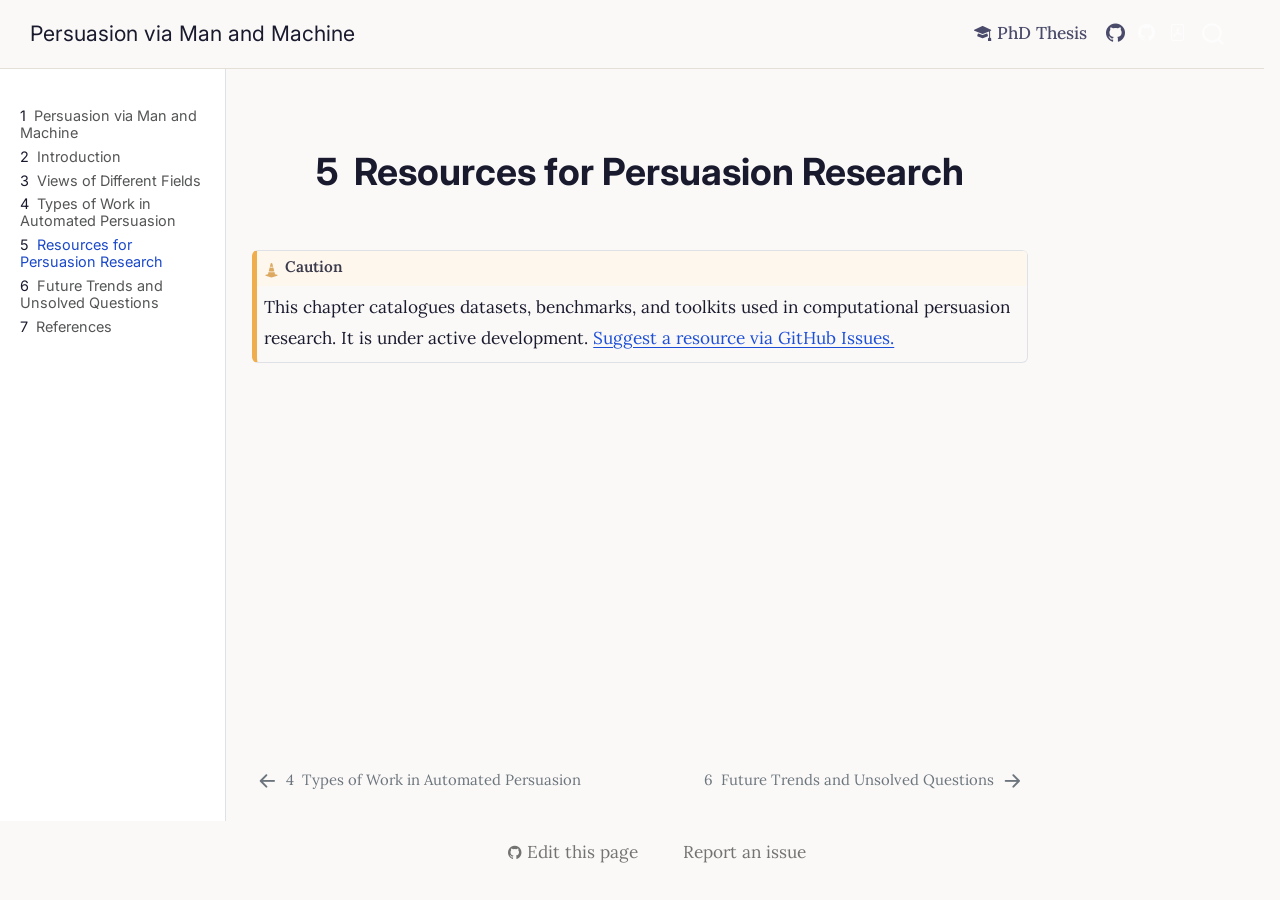
<file: chapters/04-resources.html>
<!DOCTYPE html>
<html xmlns="http://www.w3.org/1999/xhtml" lang="en" xml:lang="en"><head>

<meta charset="utf-8">
<meta name="generator" content="quarto-1.9.38">

<meta name="viewport" content="width=device-width, initial-scale=1.0, user-scalable=yes">


<title>5&nbsp; Resources for Persuasion Research – Persuasion via Man and Machine</title>
<style>
/* Default styles provided by pandoc.
** See https://pandoc.org/MANUAL.html#variables-for-html for config info.
*/
code{white-space: pre-wrap;}
span.smallcaps{font-variant: small-caps;}
div.columns{display: flex; gap: min(4vw, 1.5em);}
div.column{flex: auto; overflow-x: auto;}
div.hanging-indent{margin-left: 1.5em; text-indent: -1.5em;}
ul.task-list{list-style: none;}
ul.task-list li input[type="checkbox"] {
  width: 0.8em;
  margin: 0 0.8em 0.2em -1em; /* quarto-specific, see https://github.com/quarto-dev/quarto-cli/issues/4556 */ 
  vertical-align: middle;
}
</style>


<script src="../site_libs/quarto-nav/quarto-nav.js"></script>
<script src="../site_libs/quarto-nav/headroom.min.js"></script>
<script src="../site_libs/clipboard/clipboard.min.js"></script>
<script src="../site_libs/quarto-search/autocomplete.umd.js"></script>
<script src="../site_libs/quarto-search/fuse.min.js"></script>
<script src="../site_libs/quarto-search/quarto-search.js"></script>
<meta name="quarto:offset" content="../">
<link href="../chapters/05-future.html" rel="next">
<link href="../chapters/03-automated.html" rel="prev">
<script src="../site_libs/quarto-html/quarto.js" type="module"></script>
<script src="../site_libs/quarto-html/tabsets/tabsets.js" type="module"></script>
<script src="../site_libs/quarto-html/popper.min.js"></script>
<script src="../site_libs/quarto-html/tippy.umd.min.js"></script>
<script src="../site_libs/quarto-html/anchor.min.js"></script>
<link href="../site_libs/quarto-html/tippy.css" rel="stylesheet">
<link href="../site_libs/quarto-html/quarto-syntax-highlighting-15634bcf2e68342d4ad2dfa704d543f6.css" rel="stylesheet" id="quarto-text-highlighting-styles">
<script src="../site_libs/bootstrap/bootstrap.min.js"></script>
<link href="../site_libs/bootstrap/bootstrap-icons.css" rel="stylesheet">
<link href="../site_libs/bootstrap/bootstrap-e6764b4904a9926479ad9410600181ea.min.css" rel="stylesheet" append-hash="true" id="quarto-bootstrap" data-mode="light">
<script id="quarto-search-options" type="application/json">{
  "location": "navbar",
  "copy-button": false,
  "collapse-after": 3,
  "panel-placement": "end",
  "type": "overlay",
  "limit": 50,
  "keyboard-shortcut": [
    "f",
    "/",
    "s"
  ],
  "show-item-context": false,
  "language": {
    "search-no-results-text": "No results",
    "search-matching-documents-text": "matching documents",
    "search-copy-link-title": "Copy link to search",
    "search-hide-matches-text": "Hide additional matches",
    "search-more-match-text": "more match in this document",
    "search-more-matches-text": "more matches in this document",
    "search-clear-button-title": "Clear",
    "search-text-placeholder": "",
    "search-detached-cancel-button-title": "Cancel",
    "search-submit-button-title": "Submit",
    "search-label": "Search"
  }
}</script>
<style>html{ scroll-behavior: smooth; }</style>
<script async="" src="https://hypothes.is/embed.js"></script>
<script>
  window.document.addEventListener("DOMContentLoaded", function (_event) {
    document.body.classList.add('hypothesis-enabled');
  });
</script>


</head>

<body class="nav-sidebar docked nav-fixed quarto-light">

<div id="quarto-search-results"></div>
  <header id="quarto-header" class="headroom fixed-top">
    <nav class="navbar navbar-expand-lg " data-bs-theme="dark">
      <div class="navbar-container container-fluid">
      <div class="navbar-brand-container mx-auto">
    <a class="navbar-brand" href="../index.html">
    <span class="navbar-title">Persuasion via Man and Machine</span>
    </a>
  </div>
            <div id="quarto-search" class="" title="Search"></div>
          <button class="navbar-toggler" type="button" data-bs-toggle="collapse" data-bs-target="#navbarCollapse" aria-controls="navbarCollapse" role="menu" aria-expanded="false" aria-label="Toggle navigation" onclick="if (window.quartoToggleHeadroom) { window.quartoToggleHeadroom(); }">
  <span class="navbar-toggler-icon"></span>
</button>
          <div class="collapse navbar-collapse" id="navbarCollapse">
            <ul class="navbar-nav navbar-nav-scroll ms-auto">
  <li class="nav-item">
    <a class="nav-link" href="https://yamanksingla.github.io/PhD-thesis/"> <i class="bi bi-mortarboard-fill" role="img">
</i> 
<span class="menu-text">PhD Thesis</span></a>
  </li>  
  <li class="nav-item compact">
    <a class="nav-link" href="https://github.com/yamanksingla/yamanksingla.github.io"> <i class="bi bi-github" role="img">
</i> 
<span class="menu-text"></span></a>
  </li>  
</ul>
          </div> <!-- /navcollapse -->
            <div class="quarto-navbar-tools">
    <a href="https://github.com/yamanksingla/yamanksingla.github.io" title="Source Code" class="quarto-navigation-tool px-1" aria-label="Source Code"><i class="bi bi-github"></i></a>
    <a href="../Persuasion-via-Man-and-Machine.pdf" title="Download PDF" class="quarto-navigation-tool px-1" aria-label="Download PDF"><i class="bi bi-file-pdf"></i></a>
</div>
      </div> <!-- /container-fluid -->
    </nav>
  <nav class="quarto-secondary-nav">
    <div class="container-fluid d-flex">
      <button type="button" class="quarto-btn-toggle btn" data-bs-toggle="collapse" role="button" data-bs-target=".quarto-sidebar-collapse-item" aria-controls="quarto-sidebar" aria-expanded="false" aria-label="Toggle sidebar navigation" onclick="if (window.quartoToggleHeadroom) { window.quartoToggleHeadroom(); }">
        <i class="bi bi-layout-text-sidebar-reverse"></i>
      </button>
        <nav class="quarto-page-breadcrumbs" aria-label="breadcrumb"><ol class="breadcrumb"><li class="breadcrumb-item"><a href="../chapters/04-resources.html"><span class="chapter-number">5</span>&nbsp; <span class="chapter-title">Resources for Persuasion Research</span></a></li></ol></nav>
        <a class="flex-grow-1" role="navigation" data-bs-toggle="collapse" data-bs-target=".quarto-sidebar-collapse-item" aria-controls="quarto-sidebar" aria-expanded="false" aria-label="Toggle sidebar navigation" onclick="if (window.quartoToggleHeadroom) { window.quartoToggleHeadroom(); }">      
        </a>
    </div>
  </nav>
</header>
<!-- content -->
<div id="quarto-content" class="quarto-container page-columns page-rows-contents page-layout-article page-navbar">
<!-- sidebar -->
  <nav id="quarto-sidebar" class="sidebar collapse collapse-horizontal quarto-sidebar-collapse-item sidebar-navigation docked overflow-auto">
    <div class="sidebar-menu-container"> 
    <ul class="list-unstyled mt-1">
        <li class="sidebar-item">
  <div class="sidebar-item-container"> 
  <a href="../index.html" class="sidebar-item-text sidebar-link">
 <span class="menu-text"><span class="chapter-number">1</span>&nbsp; <span class="chapter-title">Persuasion via Man and Machine</span></span></a>
  </div>
</li>
        <li class="sidebar-item">
  <div class="sidebar-item-container"> 
  <a href="../chapters/01-introduction.html" class="sidebar-item-text sidebar-link">
 <span class="menu-text"><span class="chapter-number">2</span>&nbsp; <span class="chapter-title">Introduction</span></span></a>
  </div>
</li>
        <li class="sidebar-item">
  <div class="sidebar-item-container"> 
  <a href="../chapters/02-views.html" class="sidebar-item-text sidebar-link">
 <span class="menu-text"><span class="chapter-number">3</span>&nbsp; <span class="chapter-title">Views of Different Fields</span></span></a>
  </div>
</li>
        <li class="sidebar-item">
  <div class="sidebar-item-container"> 
  <a href="../chapters/03-automated.html" class="sidebar-item-text sidebar-link">
 <span class="menu-text"><span class="chapter-number">4</span>&nbsp; <span class="chapter-title">Types of Work in Automated Persuasion</span></span></a>
  </div>
</li>
        <li class="sidebar-item">
  <div class="sidebar-item-container"> 
  <a href="../chapters/04-resources.html" class="sidebar-item-text sidebar-link active">
 <span class="menu-text"><span class="chapter-number">5</span>&nbsp; <span class="chapter-title">Resources for Persuasion Research</span></span></a>
  </div>
</li>
        <li class="sidebar-item">
  <div class="sidebar-item-container"> 
  <a href="../chapters/05-future.html" class="sidebar-item-text sidebar-link">
 <span class="menu-text"><span class="chapter-number">6</span>&nbsp; <span class="chapter-title">Future Trends and Unsolved Questions</span></span></a>
  </div>
</li>
        <li class="sidebar-item">
  <div class="sidebar-item-container"> 
  <a href="../chapters/references.html" class="sidebar-item-text sidebar-link">
 <span class="menu-text"><span class="chapter-number">7</span>&nbsp; <span class="chapter-title">References</span></span></a>
  </div>
</li>
    </ul>
    </div>
</nav>
<div id="quarto-sidebar-glass" class="quarto-sidebar-collapse-item" data-bs-toggle="collapse" data-bs-target=".quarto-sidebar-collapse-item"></div>
<!-- margin-sidebar -->
    <div id="quarto-margin-sidebar" class="sidebar margin-sidebar zindex-bottom">
        
    </div>
<!-- main -->
<main class="content" id="quarto-document-content">

<header id="title-block-header" class="quarto-title-block default">
<div class="quarto-title">
<h1 class="title"><span class="chapter-number">5</span>&nbsp; <span class="chapter-title">Resources for Persuasion Research</span></h1>
</div>



<div class="quarto-title-meta">

    
  
    
  </div>
  


</header>


<div class="callout callout-style-default callout-caution callout-titled">
<div class="callout-header d-flex align-content-center">
<div class="callout-icon-container">
<i class="callout-icon"></i>
</div>
<div class="callout-title-container flex-fill">
Caution
</div>
</div>
<div class="callout-body-container callout-body">
<p>This chapter catalogues datasets, benchmarks, and toolkits used in computational persuasion research. It is under active development. <a href="https://github.com/yamanksingla/yamanksingla.github.io/issues">Suggest a resource via GitHub Issues.</a></p>
</div>
</div>



</main> <!-- /main -->
<script id="quarto-html-after-body" type="application/javascript">
  window.document.addEventListener("DOMContentLoaded", function (event) {
    const icon = "";
    const anchorJS = new window.AnchorJS();
    anchorJS.options = {
      placement: 'right',
      icon: icon
    };
    anchorJS.add('.anchored');
    const isCodeAnnotation = (el) => {
      for (const clz of el.classList) {
        if (clz.startsWith('code-annotation-')) {                     
          return true;
        }
      }
      return false;
    }
    const onCopySuccess = function(e) {
      // button target
      const button = e.trigger;
      // don't keep focus
      button.blur();
      // flash "checked"
      button.classList.add('code-copy-button-checked');
      var currentTitle = button.getAttribute("title");
      button.setAttribute("title", "Copied!");
      let tooltip;
      if (window.bootstrap) {
        button.setAttribute("data-bs-toggle", "tooltip");
        button.setAttribute("data-bs-placement", "left");
        button.setAttribute("data-bs-title", "Copied!");
        tooltip = new bootstrap.Tooltip(button, 
          { trigger: "manual", 
            customClass: "code-copy-button-tooltip",
            offset: [0, -8]});
        tooltip.show();    
      }
      setTimeout(function() {
        if (tooltip) {
          tooltip.hide();
          button.removeAttribute("data-bs-title");
          button.removeAttribute("data-bs-toggle");
          button.removeAttribute("data-bs-placement");
        }
        button.setAttribute("title", currentTitle);
        button.classList.remove('code-copy-button-checked');
      }, 1000);
      // clear code selection
      e.clearSelection();
    }
    const getTextToCopy = function(trigger) {
      const outerScaffold = trigger.parentElement.cloneNode(true);
      const codeEl = outerScaffold.querySelector('code');
      for (const childEl of codeEl.children) {
        if (isCodeAnnotation(childEl)) {
          childEl.remove();
        }
      }
      return codeEl.innerText;
    }
    const clipboard = new window.ClipboardJS('.code-copy-button:not([data-in-quarto-modal])', {
      text: getTextToCopy
    });
    clipboard.on('success', onCopySuccess);
    if (window.document.getElementById('quarto-embedded-source-code-modal')) {
      const clipboardModal = new window.ClipboardJS('.code-copy-button[data-in-quarto-modal]', {
        text: getTextToCopy,
        container: window.document.getElementById('quarto-embedded-source-code-modal')
      });
      clipboardModal.on('success', onCopySuccess);
    }
      var localhostRegex = new RegExp(/^(?:http|https):\/\/localhost\:?[0-9]*\//);
      var mailtoRegex = new RegExp(/^mailto:/);
        var filterRegex = new RegExp('/' + window.location.host + '/');
      var isInternal = (href) => {
          return filterRegex.test(href) || localhostRegex.test(href) || mailtoRegex.test(href);
      }
      // Inspect non-navigation links and adorn them if external
     var links = window.document.querySelectorAll('a[href]:not(.nav-link):not(.navbar-brand):not(.toc-action):not(.sidebar-link):not(.sidebar-item-toggle):not(.pagination-link):not(.no-external):not([aria-hidden]):not(.dropdown-item):not(.quarto-navigation-tool):not(.about-link)');
      for (var i=0; i<links.length; i++) {
        const link = links[i];
        if (!isInternal(link.href)) {
          // undo the damage that might have been done by quarto-nav.js in the case of
          // links that we want to consider external
          if (link.dataset.originalHref !== undefined) {
            link.href = link.dataset.originalHref;
          }
            // target, if specified
            link.setAttribute("target", "_blank");
            if (link.getAttribute("rel") === null) {
              link.setAttribute("rel", "noopener");
            }
        }
      }
    function tippyHover(el, contentFn, onTriggerFn, onUntriggerFn) {
      const config = {
        allowHTML: true,
        maxWidth: 500,
        delay: 100,
        arrow: false,
        appendTo: function(el) {
            return el.parentElement;
        },
        interactive: true,
        interactiveBorder: 10,
        theme: 'quarto',
        placement: 'bottom-start',
      };
      if (contentFn) {
        config.content = contentFn;
      }
      if (onTriggerFn) {
        config.onTrigger = onTriggerFn;
      }
      if (onUntriggerFn) {
        config.onUntrigger = onUntriggerFn;
      }
      window.tippy(el, config); 
    }
    const noterefs = window.document.querySelectorAll('a[role="doc-noteref"]');
    for (var i=0; i<noterefs.length; i++) {
      const ref = noterefs[i];
      tippyHover(ref, function() {
        // use id or data attribute instead here
        let href = ref.getAttribute('data-footnote-href') || ref.getAttribute('href');
        try { href = new URL(href).hash; } catch {}
        const id = href.replace(/^#\/?/, "");
        const note = window.document.getElementById(id);
        if (note) {
          return note.innerHTML;
        } else {
          return "";
        }
      });
    }
    const xrefs = window.document.querySelectorAll('a.quarto-xref');
    const processXRef = (id, note) => {
      // Strip column container classes
      const stripColumnClz = (el) => {
        el.classList.remove("page-full", "page-columns");
        if (el.children) {
          for (const child of el.children) {
            stripColumnClz(child);
          }
        }
      }
      stripColumnClz(note)
      if (id === null || id.startsWith('sec-')) {
        // Special case sections, only their first couple elements
        const container = document.createElement("div");
        if (note.children && note.children.length > 2) {
          container.appendChild(note.children[0].cloneNode(true));
          for (let i = 1; i < note.children.length; i++) {
            const child = note.children[i];
            if (child.tagName === "P" && child.innerText === "") {
              continue;
            } else {
              container.appendChild(child.cloneNode(true));
              break;
            }
          }
          if (window.Quarto?.typesetMath) {
            window.Quarto.typesetMath(container);
          }
          return container.innerHTML
        } else {
          if (window.Quarto?.typesetMath) {
            window.Quarto.typesetMath(note);
          }
          return note.innerHTML;
        }
      } else {
        // Remove any anchor links if they are present
        const anchorLink = note.querySelector('a.anchorjs-link');
        if (anchorLink) {
          anchorLink.remove();
        }
        if (window.Quarto?.typesetMath) {
          window.Quarto.typesetMath(note);
        }
        if (note.classList.contains("callout")) {
          return note.outerHTML;
        } else {
          return note.innerHTML;
        }
      }
    }
    for (var i=0; i<xrefs.length; i++) {
      const xref = xrefs[i];
      tippyHover(xref, undefined, function(instance) {
        instance.disable();
        let url = xref.getAttribute('href');
        let hash = undefined; 
        if (url.startsWith('#')) {
          hash = url;
        } else {
          try { hash = new URL(url).hash; } catch {}
        }
        if (hash) {
          const id = hash.replace(/^#\/?/, "");
          const note = window.document.getElementById(id);
          if (note !== null) {
            try {
              const html = processXRef(id, note.cloneNode(true));
              instance.setContent(html);
            } finally {
              instance.enable();
              instance.show();
            }
          } else {
            // See if we can fetch this
            fetch(url.split('#')[0])
            .then(res => res.text())
            .then(html => {
              const parser = new DOMParser();
              const htmlDoc = parser.parseFromString(html, "text/html");
              const note = htmlDoc.getElementById(id);
              if (note !== null) {
                const html = processXRef(id, note);
                instance.setContent(html);
              } 
            }).finally(() => {
              instance.enable();
              instance.show();
            });
          }
        } else {
          // See if we can fetch a full url (with no hash to target)
          // This is a special case and we should probably do some content thinning / targeting
          fetch(url)
          .then(res => res.text())
          .then(html => {
            const parser = new DOMParser();
            const htmlDoc = parser.parseFromString(html, "text/html");
            const note = htmlDoc.querySelector('main.content');
            if (note !== null) {
              // This should only happen for chapter cross references
              // (since there is no id in the URL)
              // remove the first header
              if (note.children.length > 0 && note.children[0].tagName === "HEADER") {
                note.children[0].remove();
              }
              const html = processXRef(null, note);
              instance.setContent(html);
            } 
          }).finally(() => {
            instance.enable();
            instance.show();
          });
        }
      }, function(instance) {
      });
    }
        let selectedAnnoteEl;
        const selectorForAnnotation = ( cell, annotation) => {
          let cellAttr = 'data-code-cell="' + cell + '"';
          let lineAttr = 'data-code-annotation="' +  annotation + '"';
          const selector = 'span[' + cellAttr + '][' + lineAttr + ']';
          return selector;
        }
        const selectCodeLines = (annoteEl) => {
          const doc = window.document;
          const targetCell = annoteEl.getAttribute("data-target-cell");
          const targetAnnotation = annoteEl.getAttribute("data-target-annotation");
          const annoteSpan = window.document.querySelector(selectorForAnnotation(targetCell, targetAnnotation));
          const lines = annoteSpan.getAttribute("data-code-lines").split(",");
          const lineIds = lines.map((line) => {
            return targetCell + "-" + line;
          })
          let top = null;
          let height = null;
          let parent = null;
          if (lineIds.length > 0) {
              //compute the position of the single el (top and bottom and make a div)
              const el = window.document.getElementById(lineIds[0]);
              top = el.offsetTop;
              height = el.offsetHeight;
              parent = el.parentElement.parentElement;
            if (lineIds.length > 1) {
              const lastEl = window.document.getElementById(lineIds[lineIds.length - 1]);
              const bottom = lastEl.offsetTop + lastEl.offsetHeight;
              height = bottom - top;
            }
            if (top !== null && height !== null && parent !== null) {
              // cook up a div (if necessary) and position it 
              let div = window.document.getElementById("code-annotation-line-highlight");
              if (div === null) {
                div = window.document.createElement("div");
                div.setAttribute("id", "code-annotation-line-highlight");
                div.style.position = 'absolute';
                parent.appendChild(div);
              }
              div.style.top = top - 2 + "px";
              div.style.height = height + 4 + "px";
              div.style.left = 0;
              let gutterDiv = window.document.getElementById("code-annotation-line-highlight-gutter");
              if (gutterDiv === null) {
                gutterDiv = window.document.createElement("div");
                gutterDiv.setAttribute("id", "code-annotation-line-highlight-gutter");
                gutterDiv.style.position = 'absolute';
                const codeCell = window.document.getElementById(targetCell);
                const gutter = codeCell.querySelector('.code-annotation-gutter');
                gutter.appendChild(gutterDiv);
              }
              gutterDiv.style.top = top - 2 + "px";
              gutterDiv.style.height = height + 4 + "px";
            }
            selectedAnnoteEl = annoteEl;
          }
        };
        const unselectCodeLines = () => {
          const elementsIds = ["code-annotation-line-highlight", "code-annotation-line-highlight-gutter"];
          elementsIds.forEach((elId) => {
            const div = window.document.getElementById(elId);
            if (div) {
              div.remove();
            }
          });
          selectedAnnoteEl = undefined;
        };
          // Handle positioning of the toggle
      window.addEventListener(
        "resize",
        throttle(() => {
          elRect = undefined;
          if (selectedAnnoteEl) {
            selectCodeLines(selectedAnnoteEl);
          }
        }, 10)
      );
      function throttle(fn, ms) {
      let throttle = false;
      let timer;
        return (...args) => {
          if(!throttle) { // first call gets through
              fn.apply(this, args);
              throttle = true;
          } else { // all the others get throttled
              if(timer) clearTimeout(timer); // cancel #2
              timer = setTimeout(() => {
                fn.apply(this, args);
                timer = throttle = false;
              }, ms);
          }
        };
      }
        // Attach click handler to the DT
        const annoteDls = window.document.querySelectorAll('dt[data-target-cell]');
        for (const annoteDlNode of annoteDls) {
          annoteDlNode.addEventListener('click', (event) => {
            const clickedEl = event.target;
            if (clickedEl !== selectedAnnoteEl) {
              unselectCodeLines();
              const activeEl = window.document.querySelector('dt[data-target-cell].code-annotation-active');
              if (activeEl) {
                activeEl.classList.remove('code-annotation-active');
              }
              selectCodeLines(clickedEl);
              clickedEl.classList.add('code-annotation-active');
            } else {
              // Unselect the line
              unselectCodeLines();
              clickedEl.classList.remove('code-annotation-active');
            }
          });
        }
    const findCites = (el) => {
      const parentEl = el.parentElement;
      if (parentEl) {
        const cites = parentEl.dataset.cites;
        if (cites) {
          return {
            el,
            cites: cites.split(' ')
          };
        } else {
          return findCites(el.parentElement)
        }
      } else {
        return undefined;
      }
    };
    var bibliorefs = window.document.querySelectorAll('a[role="doc-biblioref"]');
    for (var i=0; i<bibliorefs.length; i++) {
      const ref = bibliorefs[i];
      const citeInfo = findCites(ref);
      if (citeInfo) {
        tippyHover(citeInfo.el, function() {
          var popup = window.document.createElement('div');
          citeInfo.cites.forEach(function(cite) {
            var citeDiv = window.document.createElement('div');
            citeDiv.classList.add('hanging-indent');
            citeDiv.classList.add('csl-entry');
            var biblioDiv = window.document.getElementById('ref-' + cite);
            if (biblioDiv) {
              citeDiv.innerHTML = biblioDiv.innerHTML;
            }
            popup.appendChild(citeDiv);
          });
          return popup.innerHTML;
        });
      }
    }
  });
  </script>
<nav class="page-navigation">
  <div class="nav-page nav-page-previous">
      <a href="../chapters/03-automated.html" class="pagination-link" aria-label="Types of Work in Automated Persuasion">
        <i class="bi bi-arrow-left-short"></i> <span class="nav-page-text"><span class="chapter-number">4</span>&nbsp; <span class="chapter-title">Types of Work in Automated Persuasion</span></span>
      </a>          
  </div>
  <div class="nav-page nav-page-next">
      <a href="../chapters/05-future.html" class="pagination-link" aria-label="Future Trends and Unsolved Questions">
        <span class="nav-page-text"><span class="chapter-number">6</span>&nbsp; <span class="chapter-title">Future Trends and Unsolved Questions</span></span> <i class="bi bi-arrow-right-short"></i>
      </a>
  </div>
</nav>
</div> <!-- /content -->




<footer class="footer"><div class="nav-footer"><div class="nav-footer-center"><div class="toc-actions"><ul><li><a href="https://github.com/yamanksingla/yamanksingla.github.io/edit/main/chapters/04-resources.qmd" class="toc-action"><i class="bi bi-github"></i>Edit this page</a></li><li><a href="https://github.com/yamanksingla/yamanksingla.github.io/issues/new" class="toc-action"><i class="bi empty"></i>Report an issue</a></li></ul></div></div></div></footer><script src="../site_libs/quarto-html/zenscroll-min.js"></script>
</body></html>
</file>
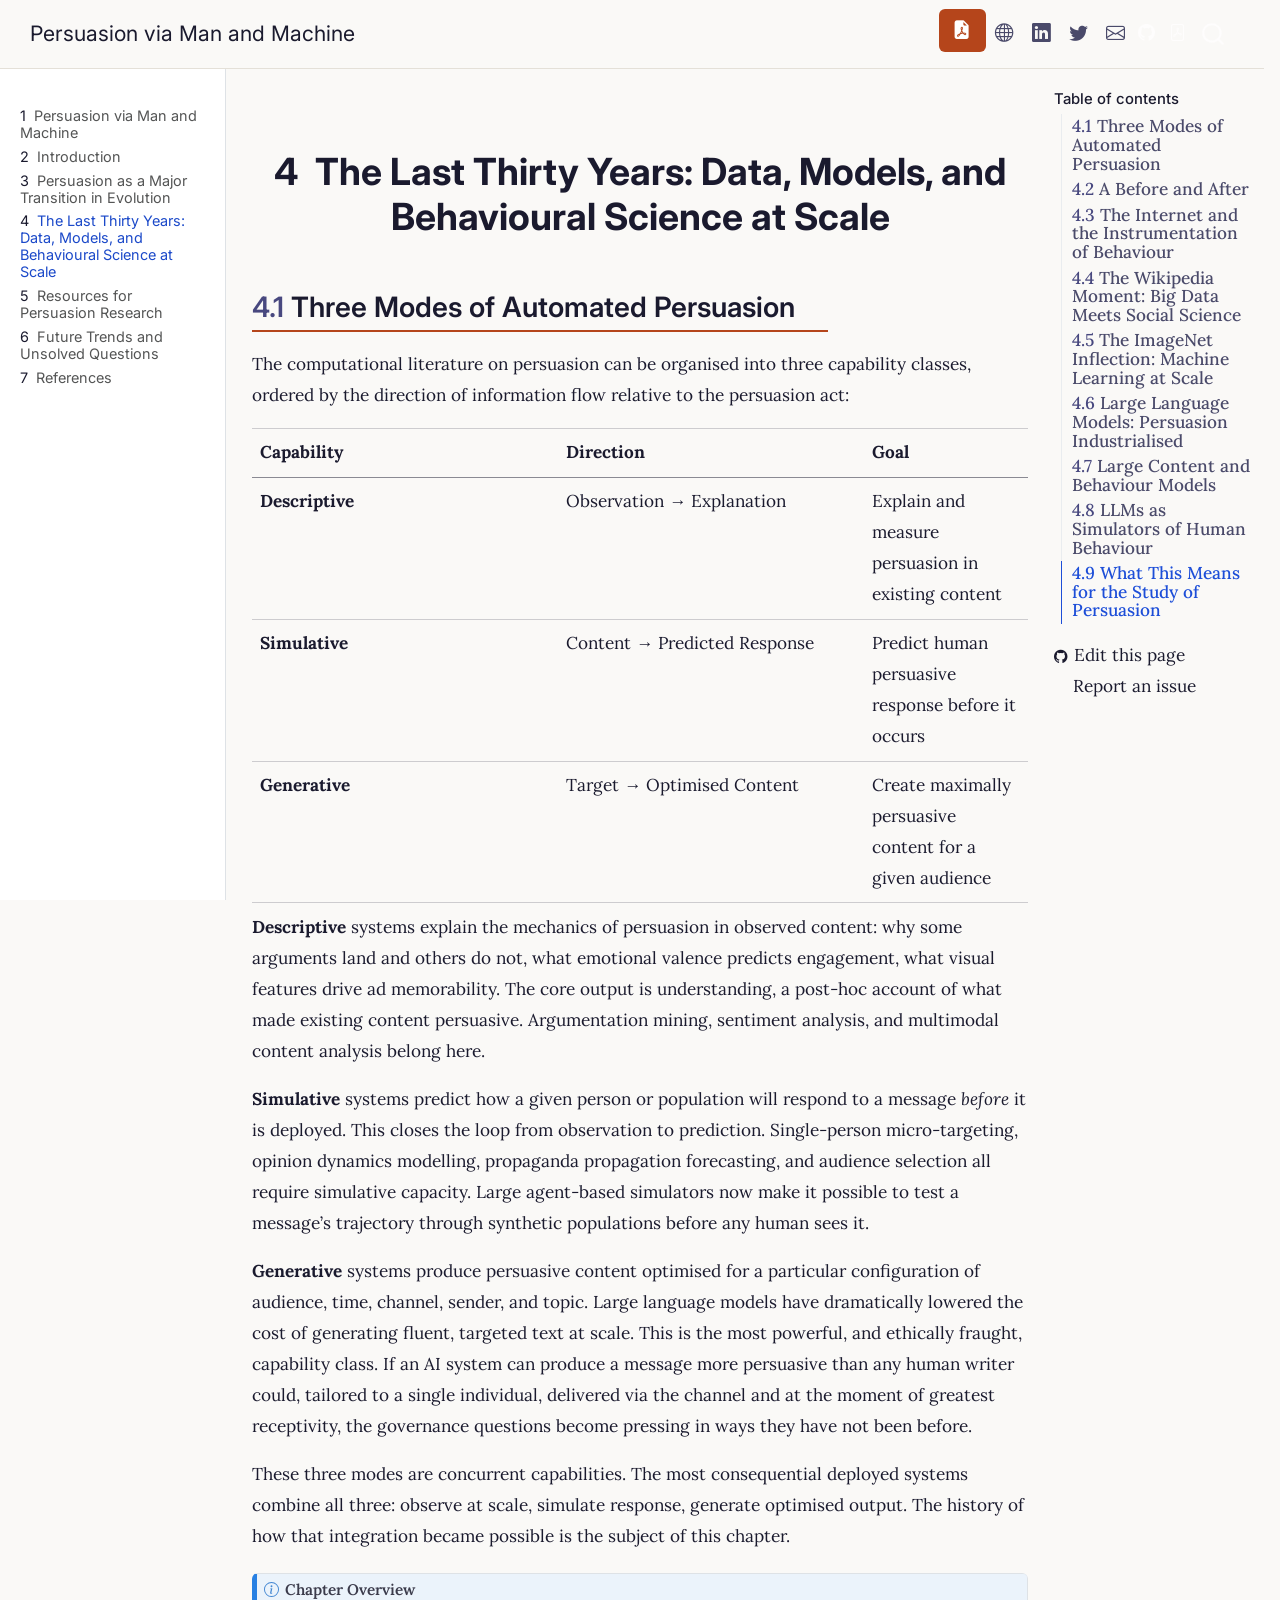
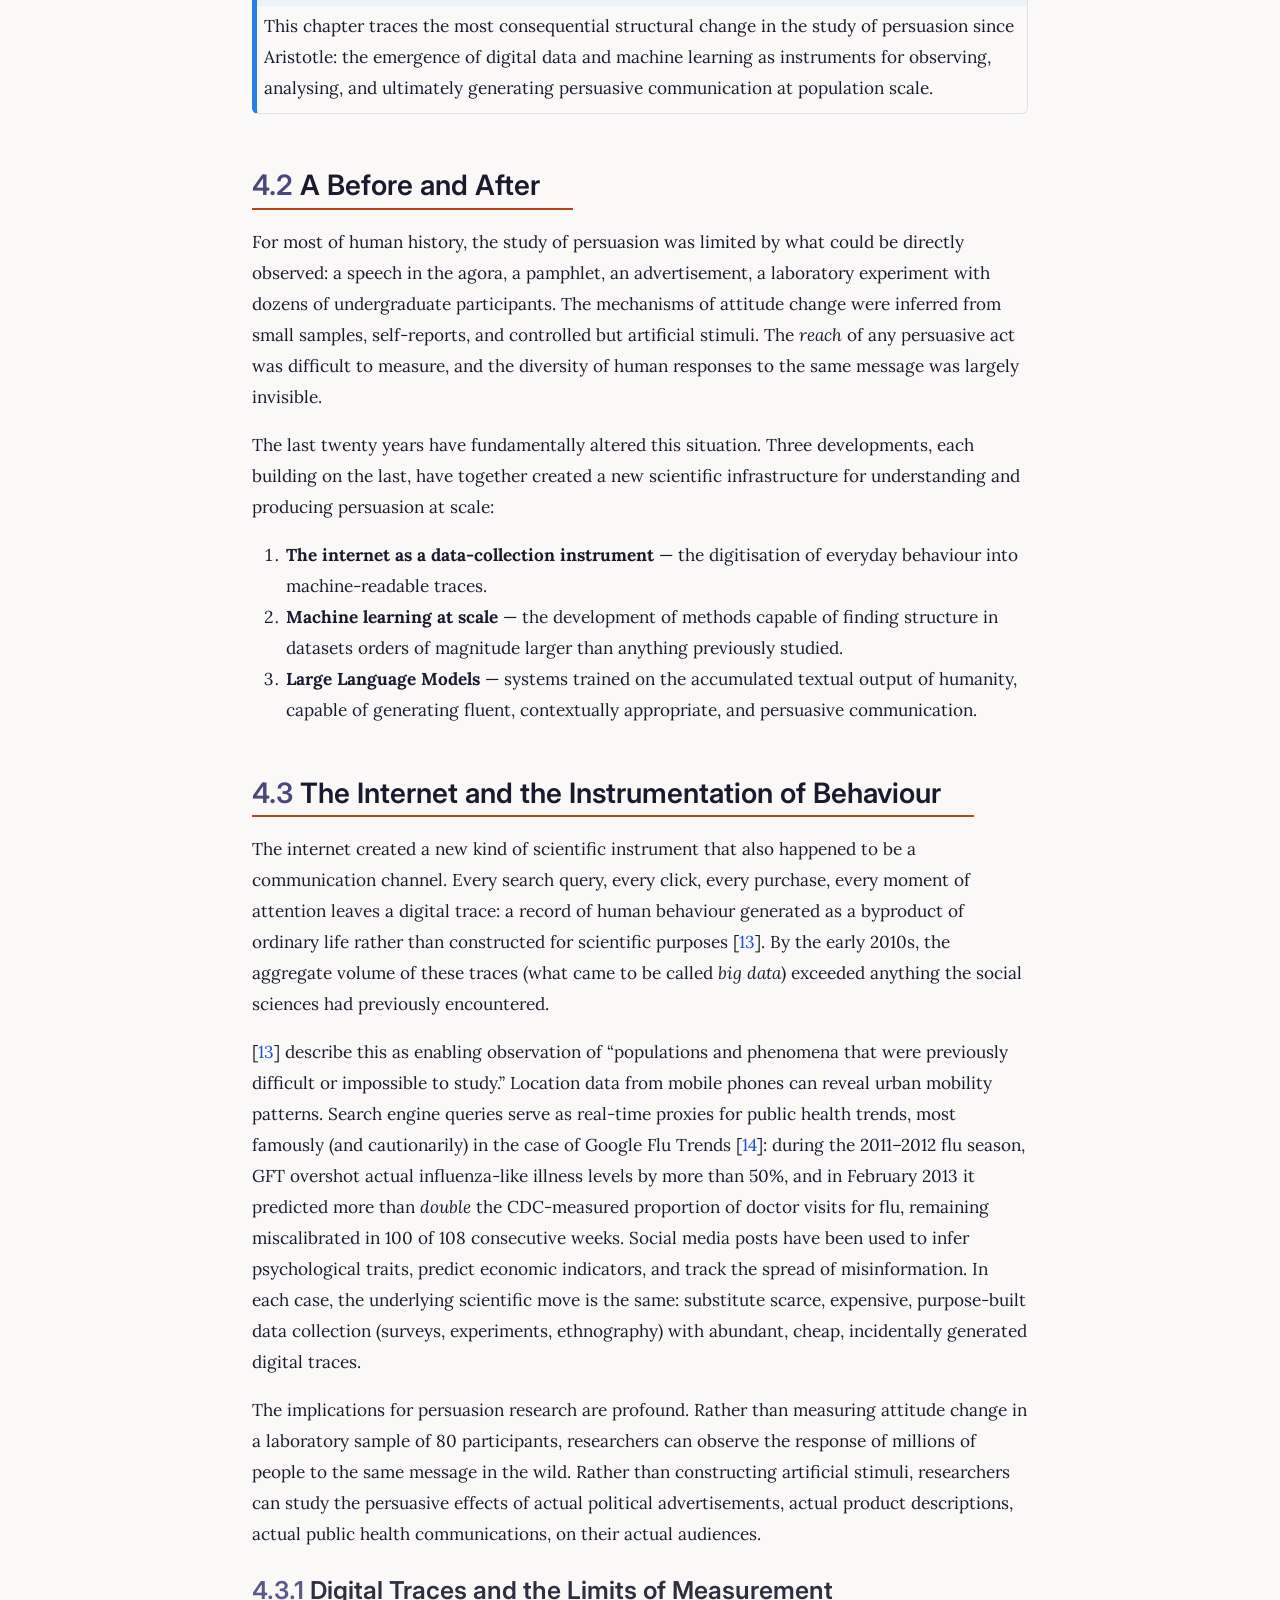
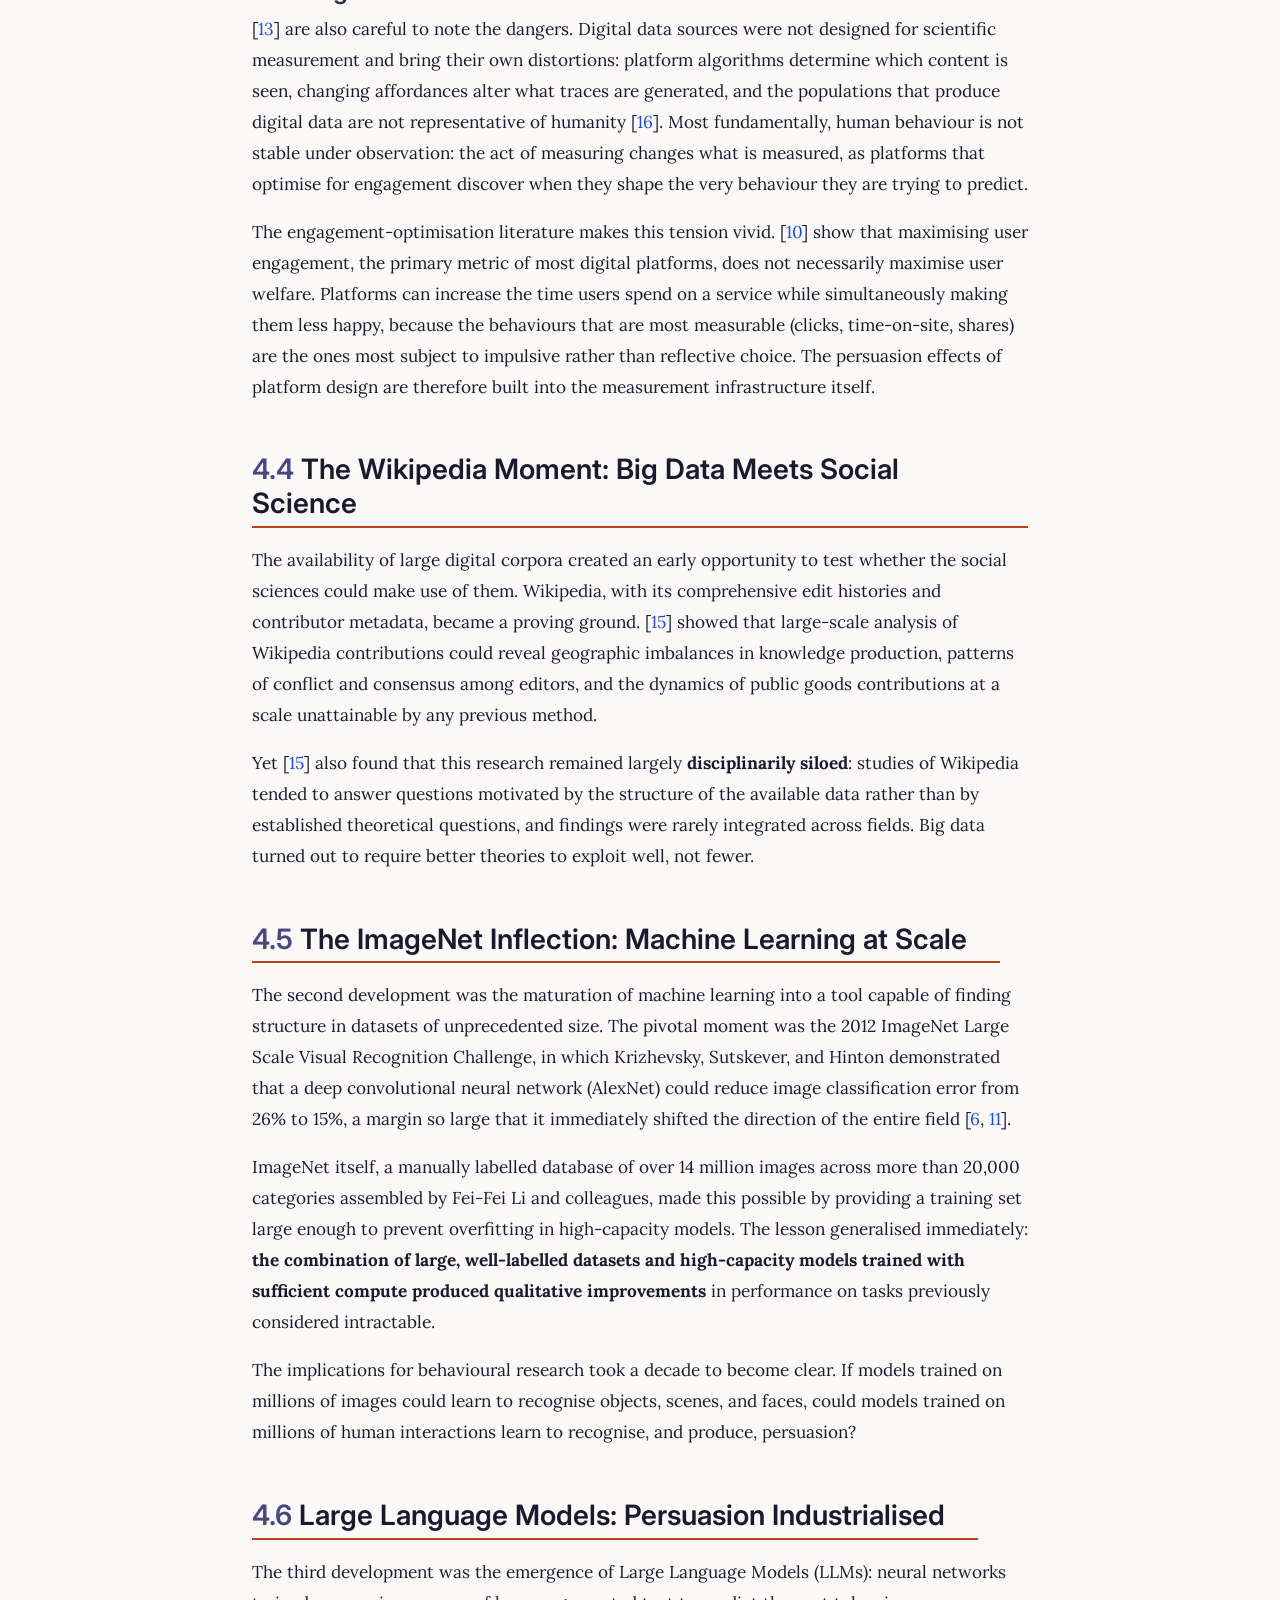
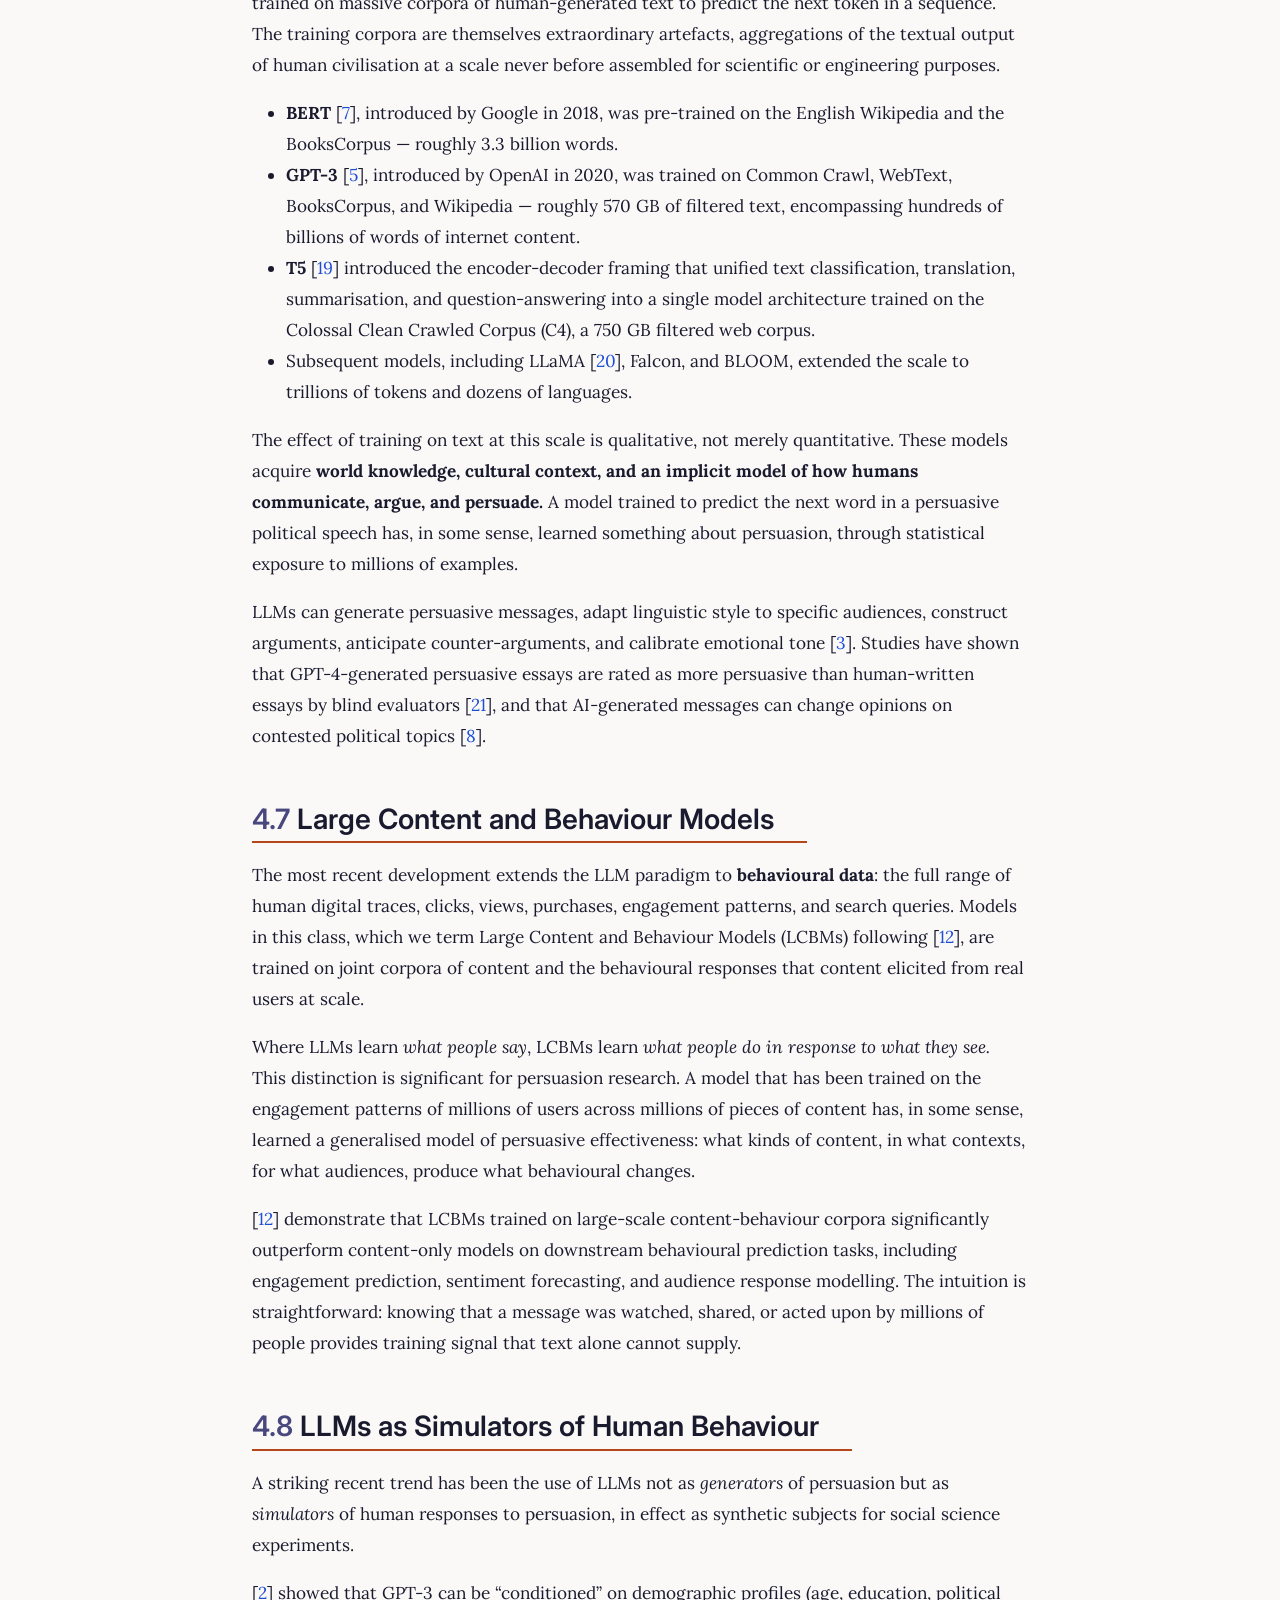
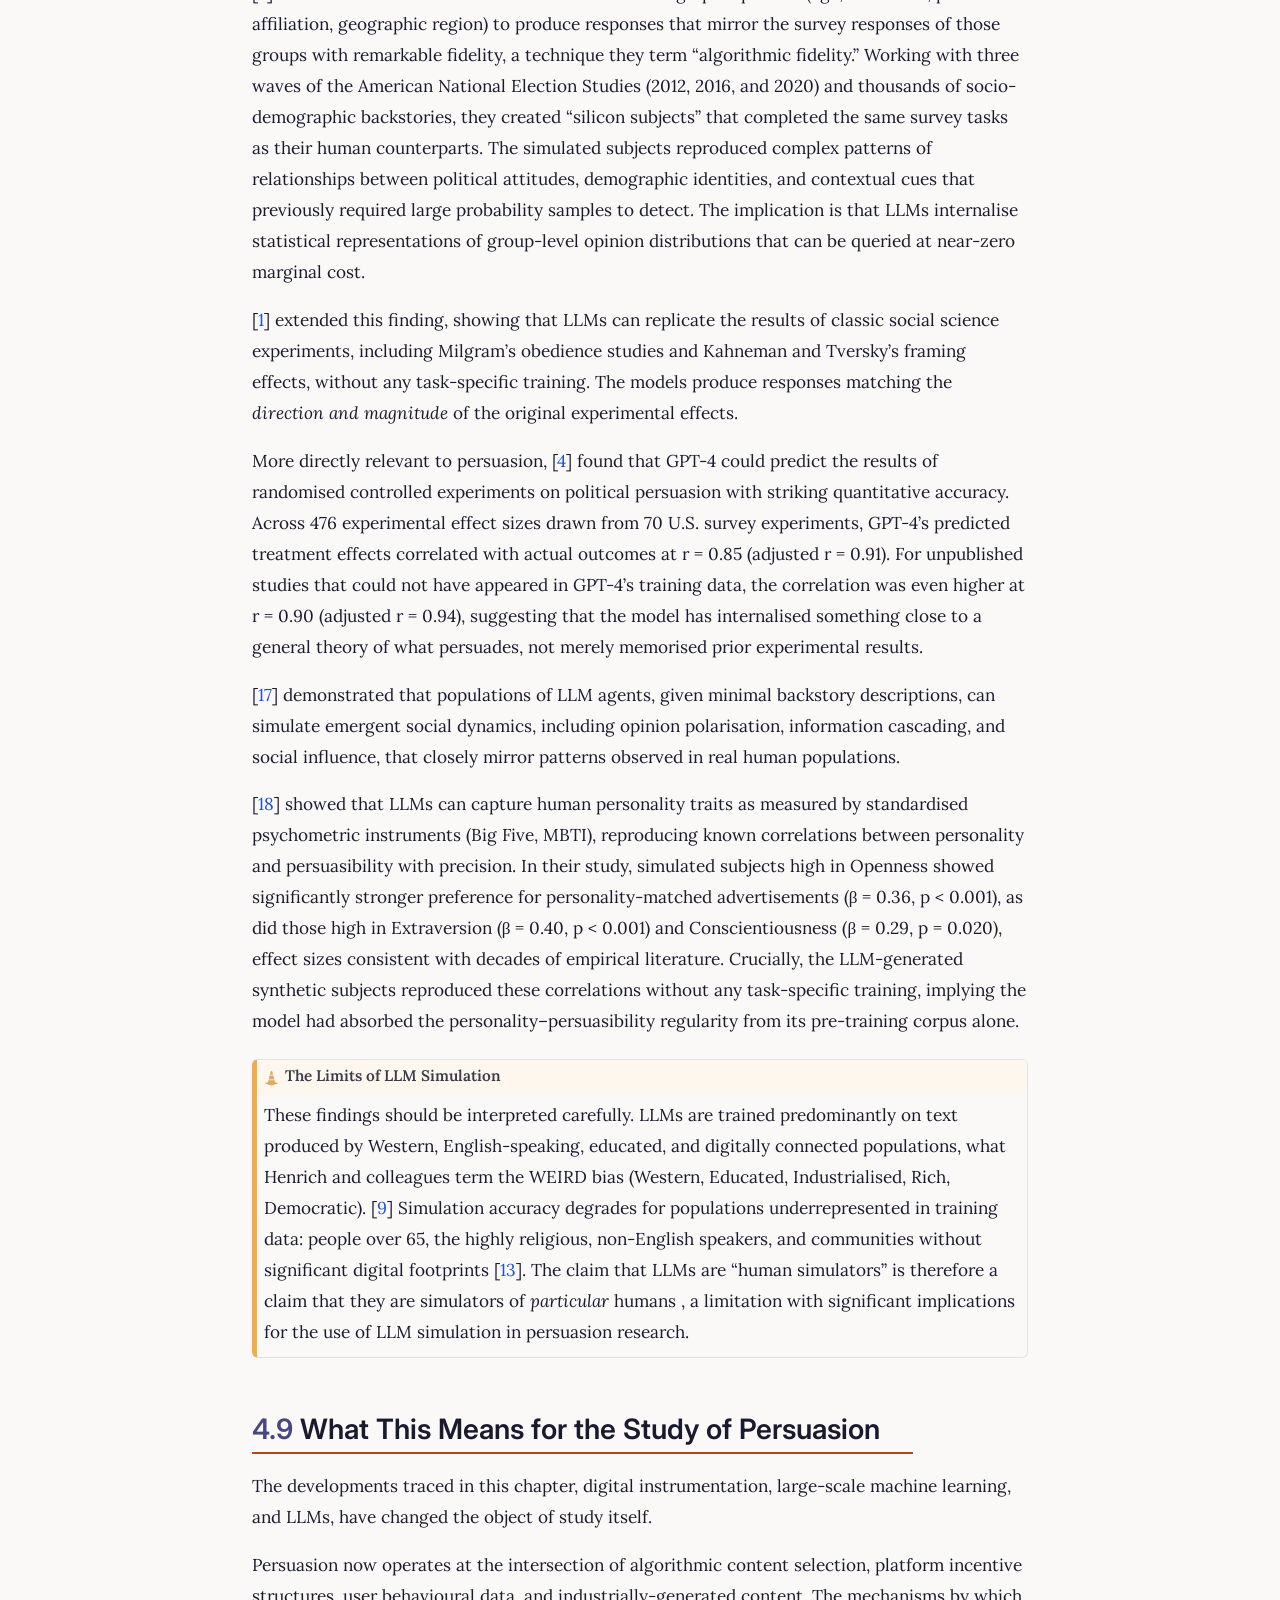
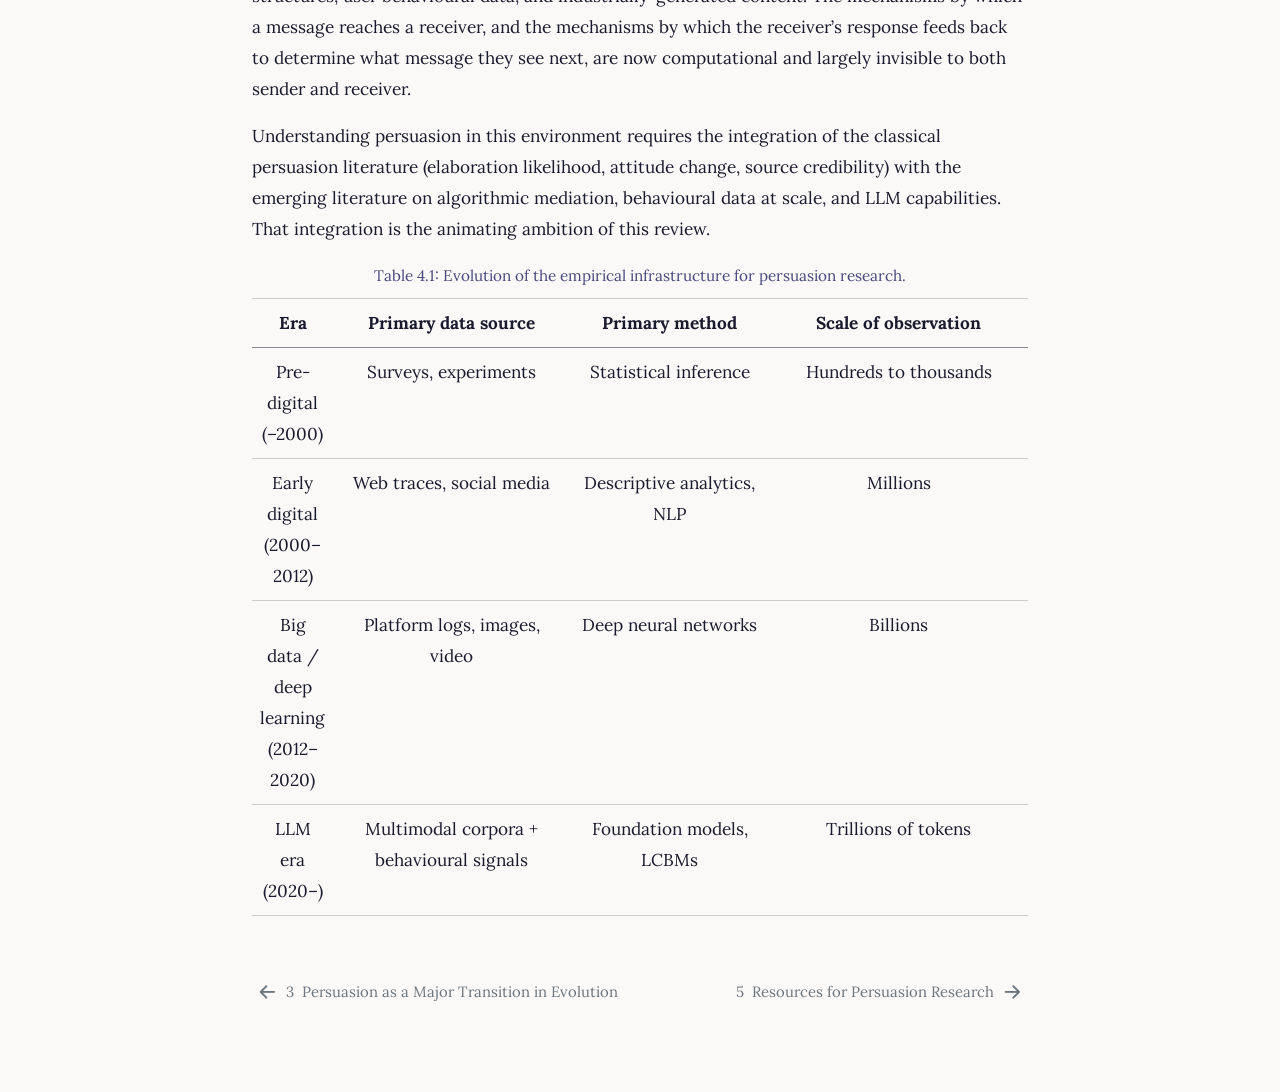
<file: chapters/05-digital-revolution.html>
<!DOCTYPE html>
<html xmlns="http://www.w3.org/1999/xhtml" lang="en" xml:lang="en"><head>

<meta charset="utf-8">
<meta name="generator" content="quarto-1.9.38">

<meta name="viewport" content="width=device-width, initial-scale=1.0, user-scalable=yes">

<meta name="description" content="How digital behavioural data, machine learning, and large language models transformed the study and practice of persuasion. Covers descriptive, simulative, and generative computational persuasion; micro-targeting; opinion dynamics; and AI-generated content at population scale.">

<title>4&nbsp; The Last Thirty Years: Data, Models, and Behavioural Science at Scale – Persuasion via Man and Machine</title>
<style>
/* Default styles provided by pandoc.
** See https://pandoc.org/MANUAL.html#variables-for-html for config info.
*/
code{white-space: pre-wrap;}
span.smallcaps{font-variant: small-caps;}
div.columns{display: flex; gap: min(4vw, 1.5em);}
div.column{flex: auto; overflow-x: auto;}
div.hanging-indent{margin-left: 1.5em; text-indent: -1.5em;}
ul.task-list{list-style: none;}
ul.task-list li input[type="checkbox"] {
  width: 0.8em;
  margin: 0 0.8em 0.2em -1em; /* quarto-specific, see https://github.com/quarto-dev/quarto-cli/issues/4556 */ 
  vertical-align: middle;
}
/* CSS for citations */
div.csl-bib-body { }
div.csl-entry {
  clear: both;
  margin-bottom: 0em;
}
.hanging-indent div.csl-entry {
  margin-left:2em;
  text-indent:-2em;
}
div.csl-left-margin {
  min-width:2em;
  float:left;
}
div.csl-right-inline {
  margin-left:2em;
  padding-left:1em;
}
div.csl-indent {
  margin-left: 2em;
}</style>


<script src="../site_libs/quarto-nav/quarto-nav.js"></script>
<script src="../site_libs/quarto-nav/headroom.min.js"></script>
<script src="../site_libs/clipboard/clipboard.min.js"></script>
<script src="../site_libs/quarto-search/autocomplete.umd.js"></script>
<script src="../site_libs/quarto-search/fuse.min.js"></script>
<script src="../site_libs/quarto-search/quarto-search.js"></script>
<meta name="quarto:offset" content="../">
<link href="../chapters/06-resources.html" rel="next">
<link href="../chapters/02-evolution.html" rel="prev">
<script src="../site_libs/quarto-html/quarto.js" type="module"></script>
<script src="../site_libs/quarto-html/tabsets/tabsets.js" type="module"></script>
<script src="../site_libs/quarto-html/popper.min.js"></script>
<script src="../site_libs/quarto-html/tippy.umd.min.js"></script>
<script src="../site_libs/quarto-html/anchor.min.js"></script>
<link href="../site_libs/quarto-html/tippy.css" rel="stylesheet">
<link href="../site_libs/quarto-html/quarto-syntax-highlighting-15634bcf2e68342d4ad2dfa704d543f6.css" rel="stylesheet" id="quarto-text-highlighting-styles">
<script src="../site_libs/bootstrap/bootstrap.min.js"></script>
<link href="../site_libs/bootstrap/bootstrap-icons.css" rel="stylesheet">
<link href="../site_libs/bootstrap/bootstrap-e6764b4904a9926479ad9410600181ea.min.css" rel="stylesheet" append-hash="true" id="quarto-bootstrap" data-mode="light">
<script id="quarto-search-options" type="application/json">{
  "location": "navbar",
  "copy-button": false,
  "collapse-after": 3,
  "panel-placement": "end",
  "type": "overlay",
  "limit": 50,
  "keyboard-shortcut": [
    "f",
    "/",
    "s"
  ],
  "show-item-context": false,
  "language": {
    "search-no-results-text": "No results",
    "search-matching-documents-text": "matching documents",
    "search-copy-link-title": "Copy link to search",
    "search-hide-matches-text": "Hide additional matches",
    "search-more-match-text": "more match in this document",
    "search-more-matches-text": "more matches in this document",
    "search-clear-button-title": "Clear",
    "search-text-placeholder": "",
    "search-detached-cancel-button-title": "Cancel",
    "search-submit-button-title": "Submit",
    "search-label": "Search"
  }
}</script>
<style>html{ scroll-behavior: smooth; }</style>
<script async="" src="https://hypothes.is/embed.js"></script>
<script>
  window.document.addEventListener("DOMContentLoaded", function (_event) {
    document.body.classList.add('hypothesis-enabled');
  });
</script>


<meta property="og:title" content="Persuasion via Man and Machine">
<meta property="og:description" content="A living review of the science and engineering of persuasion — from evolutionary biology to large language models.">
<meta property="og:image" content="https://yamanksingla.github.io/chapters/cover.png">
<meta property="og:site_name" content="Persuasion via Man and Machine">
<meta name="twitter:title" content="Persuasion via Man and Machine">
<meta name="twitter:description" content="A living review of the science and engineering of persuasion — from evolutionary biology to large language models.">
<meta name="twitter:image" content="https://yamanksingla.github.io/chapters/cover.png">
<meta name="twitter:card" content="summary_large_image">
</head>

<body class="nav-sidebar docked nav-fixed quarto-light">

<div id="quarto-search-results"></div>
  <header id="quarto-header" class="headroom fixed-top">
    <nav class="navbar navbar-expand-lg " data-bs-theme="dark">
      <div class="navbar-container container-fluid">
      <div class="navbar-brand-container mx-auto">
    <a class="navbar-brand" href="../index.html">
    <span class="navbar-title">Persuasion via Man and Machine</span>
    </a>
  </div>
            <div id="quarto-search" class="" title="Search"></div>
          <button class="navbar-toggler" type="button" data-bs-toggle="collapse" data-bs-target="#navbarCollapse" aria-controls="navbarCollapse" role="menu" aria-expanded="false" aria-label="Toggle navigation" onclick="if (window.quartoToggleHeadroom) { window.quartoToggleHeadroom(); }">
  <span class="navbar-toggler-icon"></span>
</button>
          <div class="collapse navbar-collapse" id="navbarCollapse">
            <ul class="navbar-nav navbar-nav-scroll ms-auto">
  <li class="nav-item compact">
    <a class="nav-link" href="https://yamanksingla.github.io/Persuasion-via-Man-and-Machine.pdf"> <i class="bi bi-file-earmark-pdf-fill" role="img" aria-label="Download PDF">
</i> 
<span class="menu-text"></span></a>
  </li>  
  <li class="nav-item compact">
    <a class="nav-link" href="https://sites.google.com/view/yaman-kumar/"> <i class="bi bi-globe" role="img">
</i> 
<span class="menu-text"></span></a>
  </li>  
  <li class="nav-item compact">
    <a class="nav-link" href="https://www.linkedin.com/in/yaman-kumar/"> <i class="bi bi-linkedin" role="img">
</i> 
<span class="menu-text"></span></a>
  </li>  
  <li class="nav-item compact">
    <a class="nav-link" href="https://twitter.com/yamanksingla"> <i class="bi bi-twitter" role="img">
</i> 
<span class="menu-text"></span></a>
  </li>  
  <li class="nav-item compact">
    <a class="nav-link" href="mailto:dr.yamankumar@gmail.com"> <i class="bi bi-envelope" role="img">
</i> 
<span class="menu-text"></span></a>
  </li>  
</ul>
          </div> <!-- /navcollapse -->
            <div class="quarto-navbar-tools">
    <a href="https://github.com/yamanksingla/yamanksingla.github.io" title="Source Code" class="quarto-navigation-tool px-1" aria-label="Source Code"><i class="bi bi-github"></i></a>
    <a href="../Persuasion-via-Man-and-Machine.pdf" title="Download PDF" class="quarto-navigation-tool px-1" aria-label="Download PDF"><i class="bi bi-file-pdf"></i></a>
</div>
      </div> <!-- /container-fluid -->
    </nav>
  <nav class="quarto-secondary-nav">
    <div class="container-fluid d-flex">
      <button type="button" class="quarto-btn-toggle btn" data-bs-toggle="collapse" role="button" data-bs-target=".quarto-sidebar-collapse-item" aria-controls="quarto-sidebar" aria-expanded="false" aria-label="Toggle sidebar navigation" onclick="if (window.quartoToggleHeadroom) { window.quartoToggleHeadroom(); }">
        <i class="bi bi-layout-text-sidebar-reverse"></i>
      </button>
        <nav class="quarto-page-breadcrumbs" aria-label="breadcrumb"><ol class="breadcrumb"><li class="breadcrumb-item"><a href="../chapters/05-digital-revolution.html"><span class="chapter-number">4</span>&nbsp; <span class="chapter-title">The Last Thirty Years: Data, Models, and Behavioural Science at Scale</span></a></li></ol></nav>
        <a class="flex-grow-1" role="navigation" data-bs-toggle="collapse" data-bs-target=".quarto-sidebar-collapse-item" aria-controls="quarto-sidebar" aria-expanded="false" aria-label="Toggle sidebar navigation" onclick="if (window.quartoToggleHeadroom) { window.quartoToggleHeadroom(); }">      
        </a>
    </div>
  </nav>
</header>
<!-- content -->
<div id="quarto-content" class="quarto-container page-columns page-rows-contents page-layout-article page-navbar">
<!-- sidebar -->
  <nav id="quarto-sidebar" class="sidebar collapse collapse-horizontal quarto-sidebar-collapse-item sidebar-navigation docked overflow-auto">
    <div class="sidebar-menu-container"> 
    <ul class="list-unstyled mt-1">
        <li class="sidebar-item">
  <div class="sidebar-item-container"> 
  <a href="../index.html" class="sidebar-item-text sidebar-link">
 <span class="menu-text"><span class="chapter-number">1</span>&nbsp; <span class="chapter-title">Persuasion via Man and Machine</span></span></a>
  </div>
</li>
        <li class="sidebar-item">
  <div class="sidebar-item-container"> 
  <a href="../chapters/01-introduction.html" class="sidebar-item-text sidebar-link">
 <span class="menu-text"><span class="chapter-number">2</span>&nbsp; <span class="chapter-title">Introduction</span></span></a>
  </div>
</li>
        <li class="sidebar-item">
  <div class="sidebar-item-container"> 
  <a href="../chapters/02-evolution.html" class="sidebar-item-text sidebar-link">
 <span class="menu-text"><span class="chapter-number">3</span>&nbsp; <span class="chapter-title">Persuasion as a Major Transition in Evolution</span></span></a>
  </div>
</li>
        <li class="sidebar-item">
  <div class="sidebar-item-container"> 
  <a href="../chapters/05-digital-revolution.html" class="sidebar-item-text sidebar-link active">
 <span class="menu-text"><span class="chapter-number">4</span>&nbsp; <span class="chapter-title">The Last Thirty Years: Data, Models, and Behavioural Science at Scale</span></span></a>
  </div>
</li>
        <li class="sidebar-item">
  <div class="sidebar-item-container"> 
  <a href="../chapters/06-resources.html" class="sidebar-item-text sidebar-link">
 <span class="menu-text"><span class="chapter-number">5</span>&nbsp; <span class="chapter-title">Resources for Persuasion Research</span></span></a>
  </div>
</li>
        <li class="sidebar-item">
  <div class="sidebar-item-container"> 
  <a href="../chapters/07-future.html" class="sidebar-item-text sidebar-link">
 <span class="menu-text"><span class="chapter-number">6</span>&nbsp; <span class="chapter-title">Future Trends and Unsolved Questions</span></span></a>
  </div>
</li>
        <li class="sidebar-item">
  <div class="sidebar-item-container"> 
  <a href="../chapters/references.html" class="sidebar-item-text sidebar-link">
 <span class="menu-text"><span class="chapter-number">7</span>&nbsp; <span class="chapter-title">References</span></span></a>
  </div>
</li>
    </ul>
    </div>
</nav>
<div id="quarto-sidebar-glass" class="quarto-sidebar-collapse-item" data-bs-toggle="collapse" data-bs-target=".quarto-sidebar-collapse-item"></div>
<!-- margin-sidebar -->
    <div id="quarto-margin-sidebar" class="sidebar margin-sidebar">
        <nav id="TOC" role="doc-toc" class="toc-active">
    <h2 id="toc-title">Table of contents</h2>
   
  <ul>
  <li><a href="#sec-three-modes" id="toc-sec-three-modes" class="nav-link active" data-scroll-target="#sec-three-modes"><span class="header-section-number">4.1</span> Three Modes of Automated Persuasion</a></li>
  <li><a href="#a-before-and-after" id="toc-a-before-and-after" class="nav-link" data-scroll-target="#a-before-and-after"><span class="header-section-number">4.2</span> A Before and After</a></li>
  <li><a href="#sec-internet" id="toc-sec-internet" class="nav-link" data-scroll-target="#sec-internet"><span class="header-section-number">4.3</span> The Internet and the Instrumentation of Behaviour</a>
  <ul class="collapse">
  <li><a href="#digital-traces-and-the-limits-of-measurement" id="toc-digital-traces-and-the-limits-of-measurement" class="nav-link" data-scroll-target="#digital-traces-and-the-limits-of-measurement"><span class="header-section-number">4.3.1</span> Digital Traces and the Limits of Measurement</a></li>
  </ul></li>
  <li><a href="#sec-wikipedia" id="toc-sec-wikipedia" class="nav-link" data-scroll-target="#sec-wikipedia"><span class="header-section-number">4.4</span> The Wikipedia Moment: Big Data Meets Social Science</a></li>
  <li><a href="#sec-imagenet" id="toc-sec-imagenet" class="nav-link" data-scroll-target="#sec-imagenet"><span class="header-section-number">4.5</span> The ImageNet Inflection: Machine Learning at Scale</a></li>
  <li><a href="#sec-llms" id="toc-sec-llms" class="nav-link" data-scroll-target="#sec-llms"><span class="header-section-number">4.6</span> Large Language Models: Persuasion Industrialised</a></li>
  <li><a href="#sec-lcbm" id="toc-sec-lcbm" class="nav-link" data-scroll-target="#sec-lcbm"><span class="header-section-number">4.7</span> Large Content and Behaviour Models</a></li>
  <li><a href="#sec-llm-simulators" id="toc-sec-llm-simulators" class="nav-link" data-scroll-target="#sec-llm-simulators"><span class="header-section-number">4.8</span> LLMs as Simulators of Human Behaviour</a></li>
  <li><a href="#sec-implications" id="toc-sec-implications" class="nav-link" data-scroll-target="#sec-implications"><span class="header-section-number">4.9</span> What This Means for the Study of Persuasion</a></li>
  </ul>
<div class="toc-actions"><ul><li><a href="https://github.com/yamanksingla/yamanksingla.github.io/edit/main/chapters/05-digital-revolution.qmd" class="toc-action"><i class="bi bi-github"></i>Edit this page</a></li><li><a href="https://github.com/yamanksingla/yamanksingla.github.io/issues/new" class="toc-action"><i class="bi empty"></i>Report an issue</a></li></ul></div></nav>
    </div>
<!-- main -->
<main class="content" id="quarto-document-content">

<header id="title-block-header" class="quarto-title-block default">
<div class="quarto-title">
<h1 class="title"><span class="chapter-number">4</span>&nbsp; <span class="chapter-title">The Last Thirty Years: Data, Models, and Behavioural Science at Scale</span></h1>
</div>



<div class="quarto-title-meta">

    
  
    
  </div>
  


</header>


<section id="sec-three-modes" class="level2" data-number="4.1">
<h2 data-number="4.1" class="anchored" data-anchor-id="sec-three-modes"><span class="header-section-number">4.1</span> Three Modes of Automated Persuasion</h2>
<p>The computational literature on persuasion can be organised into three capability classes, ordered by the direction of information flow relative to the persuasion act:</p>
<table class="caption-top table">
<colgroup>
<col style="width: 39%">
<col style="width: 39%">
<col style="width: 21%">
</colgroup>
<thead>
<tr class="header">
<th>Capability</th>
<th>Direction</th>
<th>Goal</th>
</tr>
</thead>
<tbody>
<tr class="odd">
<td><strong>Descriptive</strong></td>
<td>Observation → Explanation</td>
<td>Explain and measure persuasion in existing content</td>
</tr>
<tr class="even">
<td><strong>Simulative</strong></td>
<td>Content → Predicted Response</td>
<td>Predict human persuasive response before it occurs</td>
</tr>
<tr class="odd">
<td><strong>Generative</strong></td>
<td>Target → Optimised Content</td>
<td>Create maximally persuasive content for a given audience</td>
</tr>
</tbody>
</table>
<p><strong>Descriptive</strong> systems explain the mechanics of persuasion in observed content: why some arguments land and others do not, what emotional valence predicts engagement, what visual features drive ad memorability. The core output is understanding, a post-hoc account of what made existing content persuasive. Argumentation mining, sentiment analysis, and multimodal content analysis belong here.</p>
<p><strong>Simulative</strong> systems predict how a given person or population will respond to a message <em>before</em> it is deployed. This closes the loop from observation to prediction. Single-person micro-targeting, opinion dynamics modelling, propaganda propagation forecasting, and audience selection all require simulative capacity. Large agent-based simulators now make it possible to test a message’s trajectory through synthetic populations before any human sees it.</p>
<p><strong>Generative</strong> systems produce persuasive content optimised for a particular configuration of audience, time, channel, sender, and topic. Large language models have dramatically lowered the cost of generating fluent, targeted text at scale. This is the most powerful, and ethically fraught, capability class. If an AI system can produce a message more persuasive than any human writer could, tailored to a single individual, delivered via the channel and at the moment of greatest receptivity, the governance questions become pressing in ways they have not been before.</p>
<p>These three modes are concurrent capabilities. The most consequential deployed systems combine all three: observe at scale, simulate response, generate optimised output. The history of how that integration became possible is the subject of this chapter.</p>
<div class="callout callout-style-default callout-note callout-titled">
<div class="callout-header d-flex align-content-center">
<div class="callout-icon-container">
<i class="callout-icon"></i>
</div>
<div class="callout-title-container flex-fill">
<span class="screen-reader-only">Note</span>Chapter Overview
</div>
</div>
<div class="callout-body-container callout-body">
<p>This chapter traces the most consequential structural change in the study of persuasion since Aristotle: the emergence of digital data and machine learning as instruments for observing, analysing, and ultimately generating persuasive communication at population scale.</p>
</div>
</div>
</section>
<section id="a-before-and-after" class="level2" data-number="4.2">
<h2 data-number="4.2" class="anchored" data-anchor-id="a-before-and-after"><span class="header-section-number">4.2</span> A Before and After</h2>
<p>For most of human history, the study of persuasion was limited by what could be directly observed: a speech in the agora, a pamphlet, an advertisement, a laboratory experiment with dozens of undergraduate participants. The mechanisms of attitude change were inferred from small samples, self-reports, and controlled but artificial stimuli. The <em>reach</em> of any persuasive act was difficult to measure, and the diversity of human responses to the same message was largely invisible.</p>
<p>The last twenty years have fundamentally altered this situation. Three developments, each building on the last, have together created a new scientific infrastructure for understanding and producing persuasion at scale:</p>
<ol type="1">
<li><strong>The internet as a data-collection instrument</strong> — the digitisation of everyday behaviour into machine-readable traces.</li>
<li><strong>Machine learning at scale</strong> — the development of methods capable of finding structure in datasets orders of magnitude larger than anything previously studied.</li>
<li><strong>Large Language Models</strong> — systems trained on the accumulated textual output of humanity, capable of generating fluent, contextually appropriate, and persuasive communication.</li>
</ol>
</section>
<section id="sec-internet" class="level2" data-number="4.3">
<h2 data-number="4.3" class="anchored" data-anchor-id="sec-internet"><span class="header-section-number">4.3</span> The Internet and the Instrumentation of Behaviour</h2>
<p>The internet created a new kind of scientific instrument that also happened to be a communication channel. Every search query, every click, every purchase, every moment of attention leaves a digital trace: a record of human behaviour generated as a byproduct of ordinary life rather than constructed for scientific purposes <span class="citation" data-cites="lazer2020meaningful">[<a href="references.html#ref-lazer2020meaningful" role="doc-biblioref">13</a>]</span>. By the early 2010s, the aggregate volume of these traces (what came to be called <em>big data</em>) exceeded anything the social sciences had previously encountered.</p>
<p><span class="citation" data-cites="lazer2020meaningful">[<a href="references.html#ref-lazer2020meaningful" role="doc-biblioref">13</a>]</span> describe this as enabling observation of “populations and phenomena that were previously difficult or impossible to study.” Location data from mobile phones can reveal urban mobility patterns. Search engine queries serve as real-time proxies for public health trends, most famously (and cautionarily) in the case of Google Flu Trends <span class="citation" data-cites="lazer2014parable">[<a href="references.html#ref-lazer2014parable" role="doc-biblioref">14</a>]</span>: during the 2011–2012 flu season, GFT overshot actual influenza-like illness levels by more than 50%, and in February 2013 it predicted more than <em>double</em> the CDC-measured proportion of doctor visits for flu, remaining miscalibrated in 100 of 108 consecutive weeks. Social media posts have been used to infer psychological traits, predict economic indicators, and track the spread of misinformation. In each case, the underlying scientific move is the same: substitute scarce, expensive, purpose-built data collection (surveys, experiments, ethnography) with abundant, cheap, incidentally generated digital traces.</p>
<p>The implications for persuasion research are profound. Rather than measuring attitude change in a laboratory sample of 80 participants, researchers can observe the response of millions of people to the same message in the wild. Rather than constructing artificial stimuli, researchers can study the persuasive effects of actual political advertisements, actual product descriptions, actual public health communications, on their actual audiences.</p>
<section id="digital-traces-and-the-limits-of-measurement" class="level3" data-number="4.3.1">
<h3 data-number="4.3.1" class="anchored" data-anchor-id="digital-traces-and-the-limits-of-measurement"><span class="header-section-number">4.3.1</span> Digital Traces and the Limits of Measurement</h3>
<p><span class="citation" data-cites="lazer2020meaningful">[<a href="references.html#ref-lazer2020meaningful" role="doc-biblioref">13</a>]</span> are also careful to note the dangers. Digital data sources were not designed for scientific measurement and bring their own distortions: platform algorithms determine which content is seen, changing affordances alter what traces are generated, and the populations that produce digital data are not representative of humanity <span class="citation" data-cites="olteanu2019social">[<a href="references.html#ref-olteanu2019social" role="doc-biblioref">16</a>]</span>. Most fundamentally, human behaviour is not stable under observation: the act of measuring changes what is measured, as platforms that optimise for engagement discover when they shape the very behaviour they are trying to predict.</p>
<p>The engagement-optimisation literature makes this tension vivid. <span class="citation" data-cites="kapoor2024measuring">[<a href="references.html#ref-kapoor2024measuring" role="doc-biblioref">10</a>]</span> show that maximising user engagement, the primary metric of most digital platforms, does not necessarily maximise user welfare. Platforms can increase the time users spend on a service while simultaneously making them less happy, because the behaviours that are most measurable (clicks, time-on-site, shares) are the ones most subject to impulsive rather than reflective choice. The persuasion effects of platform design are therefore built into the measurement infrastructure itself.</p>
</section>
</section>
<section id="sec-wikipedia" class="level2" data-number="4.4">
<h2 data-number="4.4" class="anchored" data-anchor-id="sec-wikipedia"><span class="header-section-number">4.4</span> The Wikipedia Moment: Big Data Meets Social Science</h2>
<p>The availability of large digital corpora created an early opportunity to test whether the social sciences could make use of them. Wikipedia, with its comprehensive edit histories and contributor metadata, became a proving ground. <span class="citation" data-cites="lemmerich2019world">[<a href="references.html#ref-lemmerich2019world" role="doc-biblioref">15</a>]</span> showed that large-scale analysis of Wikipedia contributions could reveal geographic imbalances in knowledge production, patterns of conflict and consensus among editors, and the dynamics of public goods contributions at a scale unattainable by any previous method.</p>
<p>Yet <span class="citation" data-cites="lemmerich2019world">[<a href="references.html#ref-lemmerich2019world" role="doc-biblioref">15</a>]</span> also found that this research remained largely <strong>disciplinarily siloed</strong>: studies of Wikipedia tended to answer questions motivated by the structure of the available data rather than by established theoretical questions, and findings were rarely integrated across fields. Big data turned out to require better theories to exploit well, not fewer.</p>
</section>
<section id="sec-imagenet" class="level2" data-number="4.5">
<h2 data-number="4.5" class="anchored" data-anchor-id="sec-imagenet"><span class="header-section-number">4.5</span> The ImageNet Inflection: Machine Learning at Scale</h2>
<p>The second development was the maturation of machine learning into a tool capable of finding structure in datasets of unprecedented size. The pivotal moment was the 2012 ImageNet Large Scale Visual Recognition Challenge, in which Krizhevsky, Sutskever, and Hinton demonstrated that a deep convolutional neural network (AlexNet) could reduce image classification error from 26% to 15%, a margin so large that it immediately shifted the direction of the entire field <span class="citation" data-cites="krizhevsky2012imagenet deng2009imagenet">[<a href="references.html#ref-deng2009imagenet" role="doc-biblioref">6</a>, <a href="references.html#ref-krizhevsky2012imagenet" role="doc-biblioref">11</a>]</span>.</p>
<p>ImageNet itself, a manually labelled database of over 14 million images across more than 20,000 categories assembled by Fei-Fei Li and colleagues, made this possible by providing a training set large enough to prevent overfitting in high-capacity models. The lesson generalised immediately: <strong>the combination of large, well-labelled datasets and high-capacity models trained with sufficient compute produced qualitative improvements</strong> in performance on tasks previously considered intractable.</p>
<p>The implications for behavioural research took a decade to become clear. If models trained on millions of images could learn to recognise objects, scenes, and faces, could models trained on millions of human interactions learn to recognise, and produce, persuasion?</p>
</section>
<section id="sec-llms" class="level2" data-number="4.6">
<h2 data-number="4.6" class="anchored" data-anchor-id="sec-llms"><span class="header-section-number">4.6</span> Large Language Models: Persuasion Industrialised</h2>
<p>The third development was the emergence of Large Language Models (LLMs): neural networks trained on massive corpora of human-generated text to predict the next token in a sequence. The training corpora are themselves extraordinary artefacts, aggregations of the textual output of human civilisation at a scale never before assembled for scientific or engineering purposes.</p>
<ul>
<li><strong>BERT</strong> <span class="citation" data-cites="devlin2019bert">[<a href="references.html#ref-devlin2019bert" role="doc-biblioref">7</a>]</span>, introduced by Google in 2018, was pre-trained on the English Wikipedia and the BooksCorpus — roughly 3.3 billion words.</li>
<li><strong>GPT-3</strong> <span class="citation" data-cites="brown2020language">[<a href="references.html#ref-brown2020language" role="doc-biblioref">5</a>]</span>, introduced by OpenAI in 2020, was trained on Common Crawl, WebText, BooksCorpus, and Wikipedia — roughly 570 GB of filtered text, encompassing hundreds of billions of words of internet content.</li>
<li><strong>T5</strong> <span class="citation" data-cites="raffel2020exploring">[<a href="references.html#ref-raffel2020exploring" role="doc-biblioref">19</a>]</span> introduced the encoder-decoder framing that unified text classification, translation, summarisation, and question-answering into a single model architecture trained on the Colossal Clean Crawled Corpus (C4), a 750 GB filtered web corpus.</li>
<li>Subsequent models, including LLaMA <span class="citation" data-cites="touvron2023llama">[<a href="references.html#ref-touvron2023llama" role="doc-biblioref">20</a>]</span>, Falcon, and BLOOM, extended the scale to trillions of tokens and dozens of languages.</li>
</ul>
<p>The effect of training on text at this scale is qualitative, not merely quantitative. These models acquire <strong>world knowledge, cultural context, and an implicit model of how humans communicate, argue, and persuade.</strong> A model trained to predict the next word in a persuasive political speech has, in some sense, learned something about persuasion, through statistical exposure to millions of examples.</p>
<p>LLMs can generate persuasive messages, adapt linguistic style to specific audiences, construct arguments, anticipate counter-arguments, and calibrate emotional tone <span class="citation" data-cites="bai2023llm4persuasion">[<a href="references.html#ref-bai2023llm4persuasion" role="doc-biblioref">3</a>]</span>. Studies have shown that GPT-4-generated persuasive essays are rated as more persuasive than human-written essays by blind evaluators <span class="citation" data-cites="voelkel2024llm">[<a href="references.html#ref-voelkel2024llm" role="doc-biblioref">21</a>]</span>, and that AI-generated messages can change opinions on contested political topics <span class="citation" data-cites="hackenburg2023evaluating">[<a href="references.html#ref-hackenburg2023evaluating" role="doc-biblioref">8</a>]</span>.</p>
</section>
<section id="sec-lcbm" class="level2" data-number="4.7">
<h2 data-number="4.7" class="anchored" data-anchor-id="sec-lcbm"><span class="header-section-number">4.7</span> Large Content and Behaviour Models</h2>
<p>The most recent development extends the LLM paradigm to <strong>behavioural data</strong>: the full range of human digital traces, clicks, views, purchases, engagement patterns, and search queries. Models in this class, which we term Large Content and Behaviour Models (LCBMs) following <span class="citation" data-cites="kumar2024large">[<a href="references.html#ref-kumar2024large" role="doc-biblioref">12</a>]</span>, are trained on joint corpora of content and the behavioural responses that content elicited from real users at scale.</p>
<p>Where LLMs learn <em>what people say</em>, LCBMs learn <em>what people do in response to what they see.</em> This distinction is significant for persuasion research. A model that has been trained on the engagement patterns of millions of users across millions of pieces of content has, in some sense, learned a generalised model of persuasive effectiveness: what kinds of content, in what contexts, for what audiences, produce what behavioural changes.</p>
<p><span class="citation" data-cites="kumar2024large">[<a href="references.html#ref-kumar2024large" role="doc-biblioref">12</a>]</span> demonstrate that LCBMs trained on large-scale content-behaviour corpora significantly outperform content-only models on downstream behavioural prediction tasks, including engagement prediction, sentiment forecasting, and audience response modelling. The intuition is straightforward: knowing that a message was watched, shared, or acted upon by millions of people provides training signal that text alone cannot supply.</p>
</section>
<section id="sec-llm-simulators" class="level2" data-number="4.8">
<h2 data-number="4.8" class="anchored" data-anchor-id="sec-llm-simulators"><span class="header-section-number">4.8</span> LLMs as Simulators of Human Behaviour</h2>
<p>A striking recent trend has been the use of LLMs not as <em>generators</em> of persuasion but as <em>simulators</em> of human responses to persuasion, in effect as synthetic subjects for social science experiments.</p>
<p><span class="citation" data-cites="argyle2023out">[<a href="references.html#ref-argyle2023out" role="doc-biblioref">2</a>]</span> showed that GPT-3 can be “conditioned” on demographic profiles (age, education, political affiliation, geographic region) to produce responses that mirror the survey responses of those groups with remarkable fidelity, a technique they term “algorithmic fidelity.” Working with three waves of the American National Election Studies (2012, 2016, and 2020) and thousands of socio-demographic backstories, they created “silicon subjects” that completed the same survey tasks as their human counterparts. The simulated subjects reproduced complex patterns of relationships between political attitudes, demographic identities, and contextual cues that previously required large probability samples to detect. The implication is that LLMs internalise statistical representations of group-level opinion distributions that can be queried at near-zero marginal cost.</p>
<p><span class="citation" data-cites="aher2023using">[<a href="references.html#ref-aher2023using" role="doc-biblioref">1</a>]</span> extended this finding, showing that LLMs can replicate the results of classic social science experiments, including Milgram’s obedience studies and Kahneman and Tversky’s framing effects, without any task-specific training. The models produce responses matching the <em>direction and magnitude</em> of the original experimental effects.</p>
<p>More directly relevant to persuasion, <span class="citation" data-cites="broockman2024can">[<a href="references.html#ref-broockman2024can" role="doc-biblioref">4</a>]</span> found that GPT-4 could predict the results of randomised controlled experiments on political persuasion with striking quantitative accuracy. Across 476 experimental effect sizes drawn from 70 U.S. survey experiments, GPT-4’s predicted treatment effects correlated with actual outcomes at r = 0.85 (adjusted r = 0.91). For unpublished studies that could not have appeared in GPT-4’s training data, the correlation was even higher at r = 0.90 (adjusted r = 0.94), suggesting that the model has internalised something close to a general theory of what persuades, not merely memorised prior experimental results.</p>
<p><span class="citation" data-cites="park2023generative">[<a href="references.html#ref-park2023generative" role="doc-biblioref">17</a>]</span> demonstrated that populations of LLM agents, given minimal backstory descriptions, can simulate emergent social dynamics, including opinion polarisation, information cascading, and social influence, that closely mirror patterns observed in real human populations.</p>
<p><span class="citation" data-cites="pellert2023ai">[<a href="references.html#ref-pellert2023ai" role="doc-biblioref">18</a>]</span> showed that LLMs can capture human personality traits as measured by standardised psychometric instruments (Big Five, MBTI), reproducing known correlations between personality and persuasibility with precision. In their study, simulated subjects high in Openness showed significantly stronger preference for personality-matched advertisements (β = 0.36, p &lt; 0.001), as did those high in Extraversion (β = 0.40, p &lt; 0.001) and Conscientiousness (β = 0.29, p = 0.020), effect sizes consistent with decades of empirical literature. Crucially, the LLM-generated synthetic subjects reproduced these correlations without any task-specific training, implying the model had absorbed the personality–persuasibility regularity from its pre-training corpus alone.</p>
<div class="callout callout-style-default callout-caution callout-titled">
<div class="callout-header d-flex align-content-center">
<div class="callout-icon-container">
<i class="callout-icon"></i>
</div>
<div class="callout-title-container flex-fill">
<span class="screen-reader-only">Caution</span>The Limits of LLM Simulation
</div>
</div>
<div class="callout-body-container callout-body">
<p>These findings should be interpreted carefully. LLMs are trained predominantly on text produced by Western, English-speaking, educated, and digitally connected populations, what Henrich and colleagues term the WEIRD bias (Western, Educated, Industrialised, Rich, Democratic). <span class="citation" data-cites="henrich2010weirdest">[<a href="references.html#ref-henrich2010weirdest" role="doc-biblioref">9</a>]</span> Simulation accuracy degrades for populations underrepresented in training data: people over 65, the highly religious, non-English speakers, and communities without significant digital footprints <span class="citation" data-cites="lazer2020meaningful">[<a href="references.html#ref-lazer2020meaningful" role="doc-biblioref">13</a>]</span>. The claim that LLMs are “human simulators” is therefore a claim that they are simulators of <em>particular</em> humans , a limitation with significant implications for the use of LLM simulation in persuasion research.</p>
</div>
</div>
</section>
<section id="sec-implications" class="level2" data-number="4.9">
<h2 data-number="4.9" class="anchored" data-anchor-id="sec-implications"><span class="header-section-number">4.9</span> What This Means for the Study of Persuasion</h2>
<p>The developments traced in this chapter, digital instrumentation, large-scale machine learning, and LLMs, have changed the object of study itself.</p>
<p>Persuasion now operates at the intersection of algorithmic content selection, platform incentive structures, user behavioural data, and industrially-generated content. The mechanisms by which a message reaches a receiver, and the mechanisms by which the receiver’s response feeds back to determine what message they see next, are now computational and largely invisible to both sender and receiver.</p>
<p>Understanding persuasion in this environment requires the integration of the classical persuasion literature (elaboration likelihood, attitude change, source credibility) with the emerging literature on algorithmic mediation, behavioural data at scale, and LLM capabilities. That integration is the animating ambition of this review.</p>
<div id="tbl-eras" class="quarto-float quarto-figure quarto-figure-center anchored">
<figure class="quarto-float quarto-float-tbl figure">
<figcaption class="quarto-float-caption-top quarto-float-caption quarto-float-tbl" id="tbl-eras-caption-0ceaefa1-69ba-4598-a22c-09a6ac19f8ca">
Table&nbsp;4.1: Evolution of the empirical infrastructure for persuasion research.
</figcaption>
<div aria-describedby="tbl-eras-caption-0ceaefa1-69ba-4598-a22c-09a6ac19f8ca">
<table class="caption-top table">
<colgroup>
<col style="width: 8%">
<col style="width: 31%">
<col style="width: 26%">
<col style="width: 34%">
</colgroup>
<thead>
<tr class="header">
<th>Era</th>
<th>Primary data source</th>
<th>Primary method</th>
<th>Scale of observation</th>
</tr>
</thead>
<tbody>
<tr class="odd">
<td>Pre-digital (–2000)</td>
<td>Surveys, experiments</td>
<td>Statistical inference</td>
<td>Hundreds to thousands</td>
</tr>
<tr class="even">
<td>Early digital (2000–2012)</td>
<td>Web traces, social media</td>
<td>Descriptive analytics, NLP</td>
<td>Millions</td>
</tr>
<tr class="odd">
<td>Big data / deep learning (2012–2020)</td>
<td>Platform logs, images, video</td>
<td>Deep neural networks</td>
<td>Billions</td>
</tr>
<tr class="even">
<td>LLM era (2020–)</td>
<td>Multimodal corpora + behavioural signals</td>
<td>Foundation models, LCBMs</td>
<td>Trillions of tokens</td>
</tr>
</tbody>
</table>
</div>
</figure>
</div>


<div id="refs" class="references csl-bib-body" data-entry-spacing="0" role="list" style="display: none">
<div id="ref-aher2023using" class="csl-entry" role="listitem">
<div class="csl-left-margin">[1] </div><div class="csl-right-inline">Aher, G.V. et al. 2023. Using large language models to simulate multiple humans and replicate human subject studies. <em>Proceedings of the International Conference on Machine Learning</em>. (2023).</div>
</div>
<div id="ref-argyle2023out" class="csl-entry" role="listitem">
<div class="csl-left-margin">[2] </div><div class="csl-right-inline">Argyle, L.P. et al. 2023. Out of one, many: Using language models to simulate human samples. <em>Political Analysis</em>. 31, 3 (2023), 337–351.</div>
</div>
<div id="ref-bai2023llm4persuasion" class="csl-entry" role="listitem">
<div class="csl-left-margin">[3] </div><div class="csl-right-inline"><span class="nocase">Bai, H. et al.</span> 2023. The potential of generative <span>AI</span> for personalized persuasion at scale. <em>Scientific Reports</em>. (2023).</div>
</div>
<div id="ref-broockman2024can" class="csl-entry" role="listitem">
<div class="csl-left-margin">[4] </div><div class="csl-right-inline">Broockman, D. et al. 2024. Can <span>LLMs</span> replace human evaluators? Predicting the results of social science experiments. <em>arXiv preprint arXiv:2406.14508</em>. (2024).</div>
</div>
<div id="ref-brown2020language" class="csl-entry" role="listitem">
<div class="csl-left-margin">[5] </div><div class="csl-right-inline"><span class="nocase">Brown, T.B. et al.</span> 2020. Language models are few-shot learners. <em>Advances in Neural Information Processing Systems</em>. 33, (2020).</div>
</div>
<div id="ref-deng2009imagenet" class="csl-entry" role="listitem">
<div class="csl-left-margin">[6] </div><div class="csl-right-inline">Deng, J. et al. 2009. <span>ImageNet</span>: A large-scale hierarchical image database. <em>Proceedings of the IEEE conference on computer vision and pattern recognition</em> (2009), 248–255.</div>
</div>
<div id="ref-devlin2019bert" class="csl-entry" role="listitem">
<div class="csl-left-margin">[7] </div><div class="csl-right-inline">Devlin, J. et al. 2019. <span>BERT</span>: Pre-training of deep bidirectional transformers for language understanding. <em>Proceedings of NAACL-HLT</em>. (2019), 4171–4186.</div>
</div>
<div id="ref-hackenburg2023evaluating" class="csl-entry" role="listitem">
<div class="csl-left-margin">[8] </div><div class="csl-right-inline">Hackenburg, K. and Margetts, H. 2024. Evaluating the persuasive influence of political microtargeting with large language models. <em>Proceedings of the National Academy of Sciences</em>. 121, 24 (2024).</div>
</div>
<div id="ref-henrich2010weirdest" class="csl-entry" role="listitem">
<div class="csl-left-margin">[9] </div><div class="csl-right-inline">Henrich, J. et al. 2010. The weirdest people in the world? <em>Behavioral and Brain Sciences</em>. 33, 2–3 (2010), 61–83. https://doi.org/<a href="https://doi.org/10.1017/S0140525X0999152X">10.1017/S0140525X0999152X</a>.</div>
</div>
<div id="ref-kapoor2024measuring" class="csl-entry" role="listitem">
<div class="csl-left-margin">[10] </div><div class="csl-right-inline">Kapoor, S. et al. 2024. Measuring and improving the well-being of users in recommendation systems. <em>Proceedings of the ACM on Human-Computer Interaction</em>. (2024).</div>
</div>
<div id="ref-krizhevsky2012imagenet" class="csl-entry" role="listitem">
<div class="csl-left-margin">[11] </div><div class="csl-right-inline">Krizhevsky, A. et al. 2012. <span>ImageNet</span> classification with deep convolutional neural networks. <em>Advances in neural information processing systems</em> (2012).</div>
</div>
<div id="ref-kumar2024large" class="csl-entry" role="listitem">
<div class="csl-left-margin">[12] </div><div class="csl-right-inline"><span class="nocase">Kumar, Y.K. et al.</span> 2024. Large content and behavior models to understand, simulate, and optimize content and behavior. <em>arXiv preprint arXiv:2410.02653</em>. (2024).</div>
</div>
<div id="ref-lazer2020meaningful" class="csl-entry" role="listitem">
<div class="csl-left-margin">[13] </div><div class="csl-right-inline">Lazer, D. et al. 2021. Meaningful measures of human society in the twenty-first century. <em>Nature</em>. 595, (2021), 189–196.</div>
</div>
<div id="ref-lazer2014parable" class="csl-entry" role="listitem">
<div class="csl-left-margin">[14] </div><div class="csl-right-inline">Lazer, D. et al. 2014. The parable of <span>Google Flu</span>: Traps in big data analysis. <em>Science</em>. 343, 6176 (2014), 1203–1205.</div>
</div>
<div id="ref-lemmerich2019world" class="csl-entry" role="listitem">
<div class="csl-left-margin">[15] </div><div class="csl-right-inline">Lemmerich, F. et al. 2019. World versus <span>Wikipedia</span>: Measuring the coverage of the world in language editions of <span>Wikipedia</span>. <em>Proceedings of the ACM Web Science Conference</em>. (2019).</div>
</div>
<div id="ref-olteanu2019social" class="csl-entry" role="listitem">
<div class="csl-left-margin">[16] </div><div class="csl-right-inline">Olteanu, A. et al. 2019. Social data: Biases, methodological pitfalls, and ethical boundaries. <em>Frontiers in Big Data</em>. 2, (2019), 13.</div>
</div>
<div id="ref-park2023generative" class="csl-entry" role="listitem">
<div class="csl-left-margin">[17] </div><div class="csl-right-inline">Park, J.S. et al. 2023. Generative agents: Interactive simulacra of human behavior. <em>Proceedings of UIST</em>. (2023).</div>
</div>
<div id="ref-pellert2023ai" class="csl-entry" role="listitem">
<div class="csl-left-margin">[18] </div><div class="csl-right-inline">Pellert, M. et al. 2023. AI psychometrics: Assessing the psychological profiles of large language models through psychometric inventories. <em>Perspectives on Psychological Science</em>. (2023).</div>
</div>
<div id="ref-raffel2020exploring" class="csl-entry" role="listitem">
<div class="csl-left-margin">[19] </div><div class="csl-right-inline">Raffel, C. et al. 2020. Exploring the limits of transfer learning with a unified text-to-text transformer. <em>Journal of Machine Learning Research</em>. 21, 140 (2020), 1–67.</div>
</div>
<div id="ref-touvron2023llama" class="csl-entry" role="listitem">
<div class="csl-left-margin">[20] </div><div class="csl-right-inline"><span class="nocase">Touvron, H. et al.</span> 2023. <span>LLaMA</span>: Open and efficient foundation language models. <em>arXiv preprint arXiv:2302.13971</em>. (2023).</div>
</div>
<div id="ref-voelkel2024llm" class="csl-entry" role="listitem">
<div class="csl-left-margin">[21] </div><div class="csl-right-inline">Voelkel, J.G. et al. 2024. Artificial intelligence can persuade humans on political topics. <em>PNAS Nexus</em>. 3, 2 (2024).</div>
</div>
</div>
</section>

</main> <!-- /main -->
<script id="quarto-html-after-body" type="application/javascript">
  window.document.addEventListener("DOMContentLoaded", function (event) {
    const icon = "";
    const anchorJS = new window.AnchorJS();
    anchorJS.options = {
      placement: 'right',
      icon: icon
    };
    anchorJS.add('.anchored');
    const isCodeAnnotation = (el) => {
      for (const clz of el.classList) {
        if (clz.startsWith('code-annotation-')) {                     
          return true;
        }
      }
      return false;
    }
    const onCopySuccess = function(e) {
      // button target
      const button = e.trigger;
      // don't keep focus
      button.blur();
      // flash "checked"
      button.classList.add('code-copy-button-checked');
      var currentTitle = button.getAttribute("title");
      button.setAttribute("title", "Copied!");
      let tooltip;
      if (window.bootstrap) {
        button.setAttribute("data-bs-toggle", "tooltip");
        button.setAttribute("data-bs-placement", "left");
        button.setAttribute("data-bs-title", "Copied!");
        tooltip = new bootstrap.Tooltip(button, 
          { trigger: "manual", 
            customClass: "code-copy-button-tooltip",
            offset: [0, -8]});
        tooltip.show();    
      }
      setTimeout(function() {
        if (tooltip) {
          tooltip.hide();
          button.removeAttribute("data-bs-title");
          button.removeAttribute("data-bs-toggle");
          button.removeAttribute("data-bs-placement");
        }
        button.setAttribute("title", currentTitle);
        button.classList.remove('code-copy-button-checked');
      }, 1000);
      // clear code selection
      e.clearSelection();
    }
    const getTextToCopy = function(trigger) {
      const outerScaffold = trigger.parentElement.cloneNode(true);
      const codeEl = outerScaffold.querySelector('code');
      for (const childEl of codeEl.children) {
        if (isCodeAnnotation(childEl)) {
          childEl.remove();
        }
      }
      return codeEl.innerText;
    }
    const clipboard = new window.ClipboardJS('.code-copy-button:not([data-in-quarto-modal])', {
      text: getTextToCopy
    });
    clipboard.on('success', onCopySuccess);
    if (window.document.getElementById('quarto-embedded-source-code-modal')) {
      const clipboardModal = new window.ClipboardJS('.code-copy-button[data-in-quarto-modal]', {
        text: getTextToCopy,
        container: window.document.getElementById('quarto-embedded-source-code-modal')
      });
      clipboardModal.on('success', onCopySuccess);
    }
      var localhostRegex = new RegExp(/^(?:http|https):\/\/localhost\:?[0-9]*\//);
      var mailtoRegex = new RegExp(/^mailto:/);
        var filterRegex = new RegExp("https:\/\/yamanksingla\.github\.io");
      var isInternal = (href) => {
          return filterRegex.test(href) || localhostRegex.test(href) || mailtoRegex.test(href);
      }
      // Inspect non-navigation links and adorn them if external
     var links = window.document.querySelectorAll('a[href]:not(.nav-link):not(.navbar-brand):not(.toc-action):not(.sidebar-link):not(.sidebar-item-toggle):not(.pagination-link):not(.no-external):not([aria-hidden]):not(.dropdown-item):not(.quarto-navigation-tool):not(.about-link)');
      for (var i=0; i<links.length; i++) {
        const link = links[i];
        if (!isInternal(link.href)) {
          // undo the damage that might have been done by quarto-nav.js in the case of
          // links that we want to consider external
          if (link.dataset.originalHref !== undefined) {
            link.href = link.dataset.originalHref;
          }
            // target, if specified
            link.setAttribute("target", "_blank");
            if (link.getAttribute("rel") === null) {
              link.setAttribute("rel", "noopener");
            }
        }
      }
    function tippyHover(el, contentFn, onTriggerFn, onUntriggerFn) {
      const config = {
        allowHTML: true,
        maxWidth: 500,
        delay: 100,
        arrow: false,
        appendTo: function(el) {
            return el.parentElement;
        },
        interactive: true,
        interactiveBorder: 10,
        theme: 'quarto',
        placement: 'bottom-start',
      };
      if (contentFn) {
        config.content = contentFn;
      }
      if (onTriggerFn) {
        config.onTrigger = onTriggerFn;
      }
      if (onUntriggerFn) {
        config.onUntrigger = onUntriggerFn;
      }
      window.tippy(el, config); 
    }
    const noterefs = window.document.querySelectorAll('a[role="doc-noteref"]');
    for (var i=0; i<noterefs.length; i++) {
      const ref = noterefs[i];
      tippyHover(ref, function() {
        // use id or data attribute instead here
        let href = ref.getAttribute('data-footnote-href') || ref.getAttribute('href');
        try { href = new URL(href).hash; } catch {}
        const id = href.replace(/^#\/?/, "");
        const note = window.document.getElementById(id);
        if (note) {
          return note.innerHTML;
        } else {
          return "";
        }
      });
    }
    const xrefs = window.document.querySelectorAll('a.quarto-xref');
    const processXRef = (id, note) => {
      // Strip column container classes
      const stripColumnClz = (el) => {
        el.classList.remove("page-full", "page-columns");
        if (el.children) {
          for (const child of el.children) {
            stripColumnClz(child);
          }
        }
      }
      stripColumnClz(note)
      if (id === null || id.startsWith('sec-')) {
        // Special case sections, only their first couple elements
        const container = document.createElement("div");
        if (note.children && note.children.length > 2) {
          container.appendChild(note.children[0].cloneNode(true));
          for (let i = 1; i < note.children.length; i++) {
            const child = note.children[i];
            if (child.tagName === "P" && child.innerText === "") {
              continue;
            } else {
              container.appendChild(child.cloneNode(true));
              break;
            }
          }
          if (window.Quarto?.typesetMath) {
            window.Quarto.typesetMath(container);
          }
          return container.innerHTML
        } else {
          if (window.Quarto?.typesetMath) {
            window.Quarto.typesetMath(note);
          }
          return note.innerHTML;
        }
      } else {
        // Remove any anchor links if they are present
        const anchorLink = note.querySelector('a.anchorjs-link');
        if (anchorLink) {
          anchorLink.remove();
        }
        if (window.Quarto?.typesetMath) {
          window.Quarto.typesetMath(note);
        }
        if (note.classList.contains("callout")) {
          return note.outerHTML;
        } else {
          return note.innerHTML;
        }
      }
    }
    for (var i=0; i<xrefs.length; i++) {
      const xref = xrefs[i];
      tippyHover(xref, undefined, function(instance) {
        instance.disable();
        let url = xref.getAttribute('href');
        let hash = undefined; 
        if (url.startsWith('#')) {
          hash = url;
        } else {
          try { hash = new URL(url).hash; } catch {}
        }
        if (hash) {
          const id = hash.replace(/^#\/?/, "");
          const note = window.document.getElementById(id);
          if (note !== null) {
            try {
              const html = processXRef(id, note.cloneNode(true));
              instance.setContent(html);
            } finally {
              instance.enable();
              instance.show();
            }
          } else {
            // See if we can fetch this
            fetch(url.split('#')[0])
            .then(res => res.text())
            .then(html => {
              const parser = new DOMParser();
              const htmlDoc = parser.parseFromString(html, "text/html");
              const note = htmlDoc.getElementById(id);
              if (note !== null) {
                const html = processXRef(id, note);
                instance.setContent(html);
              } 
            }).finally(() => {
              instance.enable();
              instance.show();
            });
          }
        } else {
          // See if we can fetch a full url (with no hash to target)
          // This is a special case and we should probably do some content thinning / targeting
          fetch(url)
          .then(res => res.text())
          .then(html => {
            const parser = new DOMParser();
            const htmlDoc = parser.parseFromString(html, "text/html");
            const note = htmlDoc.querySelector('main.content');
            if (note !== null) {
              // This should only happen for chapter cross references
              // (since there is no id in the URL)
              // remove the first header
              if (note.children.length > 0 && note.children[0].tagName === "HEADER") {
                note.children[0].remove();
              }
              const html = processXRef(null, note);
              instance.setContent(html);
            } 
          }).finally(() => {
            instance.enable();
            instance.show();
          });
        }
      }, function(instance) {
      });
    }
        let selectedAnnoteEl;
        const selectorForAnnotation = ( cell, annotation) => {
          let cellAttr = 'data-code-cell="' + cell + '"';
          let lineAttr = 'data-code-annotation="' +  annotation + '"';
          const selector = 'span[' + cellAttr + '][' + lineAttr + ']';
          return selector;
        }
        const selectCodeLines = (annoteEl) => {
          const doc = window.document;
          const targetCell = annoteEl.getAttribute("data-target-cell");
          const targetAnnotation = annoteEl.getAttribute("data-target-annotation");
          const annoteSpan = window.document.querySelector(selectorForAnnotation(targetCell, targetAnnotation));
          const lines = annoteSpan.getAttribute("data-code-lines").split(",");
          const lineIds = lines.map((line) => {
            return targetCell + "-" + line;
          })
          let top = null;
          let height = null;
          let parent = null;
          if (lineIds.length > 0) {
              //compute the position of the single el (top and bottom and make a div)
              const el = window.document.getElementById(lineIds[0]);
              top = el.offsetTop;
              height = el.offsetHeight;
              parent = el.parentElement.parentElement;
            if (lineIds.length > 1) {
              const lastEl = window.document.getElementById(lineIds[lineIds.length - 1]);
              const bottom = lastEl.offsetTop + lastEl.offsetHeight;
              height = bottom - top;
            }
            if (top !== null && height !== null && parent !== null) {
              // cook up a div (if necessary) and position it 
              let div = window.document.getElementById("code-annotation-line-highlight");
              if (div === null) {
                div = window.document.createElement("div");
                div.setAttribute("id", "code-annotation-line-highlight");
                div.style.position = 'absolute';
                parent.appendChild(div);
              }
              div.style.top = top - 2 + "px";
              div.style.height = height + 4 + "px";
              div.style.left = 0;
              let gutterDiv = window.document.getElementById("code-annotation-line-highlight-gutter");
              if (gutterDiv === null) {
                gutterDiv = window.document.createElement("div");
                gutterDiv.setAttribute("id", "code-annotation-line-highlight-gutter");
                gutterDiv.style.position = 'absolute';
                const codeCell = window.document.getElementById(targetCell);
                const gutter = codeCell.querySelector('.code-annotation-gutter');
                gutter.appendChild(gutterDiv);
              }
              gutterDiv.style.top = top - 2 + "px";
              gutterDiv.style.height = height + 4 + "px";
            }
            selectedAnnoteEl = annoteEl;
          }
        };
        const unselectCodeLines = () => {
          const elementsIds = ["code-annotation-line-highlight", "code-annotation-line-highlight-gutter"];
          elementsIds.forEach((elId) => {
            const div = window.document.getElementById(elId);
            if (div) {
              div.remove();
            }
          });
          selectedAnnoteEl = undefined;
        };
          // Handle positioning of the toggle
      window.addEventListener(
        "resize",
        throttle(() => {
          elRect = undefined;
          if (selectedAnnoteEl) {
            selectCodeLines(selectedAnnoteEl);
          }
        }, 10)
      );
      function throttle(fn, ms) {
      let throttle = false;
      let timer;
        return (...args) => {
          if(!throttle) { // first call gets through
              fn.apply(this, args);
              throttle = true;
          } else { // all the others get throttled
              if(timer) clearTimeout(timer); // cancel #2
              timer = setTimeout(() => {
                fn.apply(this, args);
                timer = throttle = false;
              }, ms);
          }
        };
      }
        // Attach click handler to the DT
        const annoteDls = window.document.querySelectorAll('dt[data-target-cell]');
        for (const annoteDlNode of annoteDls) {
          annoteDlNode.addEventListener('click', (event) => {
            const clickedEl = event.target;
            if (clickedEl !== selectedAnnoteEl) {
              unselectCodeLines();
              const activeEl = window.document.querySelector('dt[data-target-cell].code-annotation-active');
              if (activeEl) {
                activeEl.classList.remove('code-annotation-active');
              }
              selectCodeLines(clickedEl);
              clickedEl.classList.add('code-annotation-active');
            } else {
              // Unselect the line
              unselectCodeLines();
              clickedEl.classList.remove('code-annotation-active');
            }
          });
        }
    const findCites = (el) => {
      const parentEl = el.parentElement;
      if (parentEl) {
        const cites = parentEl.dataset.cites;
        if (cites) {
          return {
            el,
            cites: cites.split(' ')
          };
        } else {
          return findCites(el.parentElement)
        }
      } else {
        return undefined;
      }
    };
    var bibliorefs = window.document.querySelectorAll('a[role="doc-biblioref"]');
    for (var i=0; i<bibliorefs.length; i++) {
      const ref = bibliorefs[i];
      const citeInfo = findCites(ref);
      if (citeInfo) {
        tippyHover(citeInfo.el, function() {
          var popup = window.document.createElement('div');
          citeInfo.cites.forEach(function(cite) {
            var citeDiv = window.document.createElement('div');
            citeDiv.classList.add('hanging-indent');
            citeDiv.classList.add('csl-entry');
            var biblioDiv = window.document.getElementById('ref-' + cite);
            if (biblioDiv) {
              citeDiv.innerHTML = biblioDiv.innerHTML;
            }
            popup.appendChild(citeDiv);
          });
          return popup.innerHTML;
        });
      }
    }
  });
  </script>
<nav class="page-navigation">
  <div class="nav-page nav-page-previous">
      <a href="../chapters/02-evolution.html" class="pagination-link" aria-label="Persuasion as a Major Transition in Evolution">
        <i class="bi bi-arrow-left-short"></i> <span class="nav-page-text"><span class="chapter-number">3</span>&nbsp; <span class="chapter-title">Persuasion as a Major Transition in Evolution</span></span>
      </a>          
  </div>
  <div class="nav-page nav-page-next">
      <a href="../chapters/06-resources.html" class="pagination-link" aria-label="Resources for Persuasion Research">
        <span class="nav-page-text"><span class="chapter-number">5</span>&nbsp; <span class="chapter-title">Resources for Persuasion Research</span></span> <i class="bi bi-arrow-right-short"></i>
      </a>
  </div>
</nav>
</div> <!-- /content -->




<footer class="footer"><div class="nav-footer"><div class="nav-footer-center"><div class="toc-actions d-sm-block d-md-none"><ul><li><a href="https://github.com/yamanksingla/yamanksingla.github.io/edit/main/chapters/05-digital-revolution.qmd" class="toc-action"><i class="bi bi-github"></i>Edit this page</a></li><li><a href="https://github.com/yamanksingla/yamanksingla.github.io/issues/new" class="toc-action"><i class="bi empty"></i>Report an issue</a></li></ul></div></div></div></footer><script src="../site_libs/quarto-html/zenscroll-min.js"></script>
</body></html>
</file>
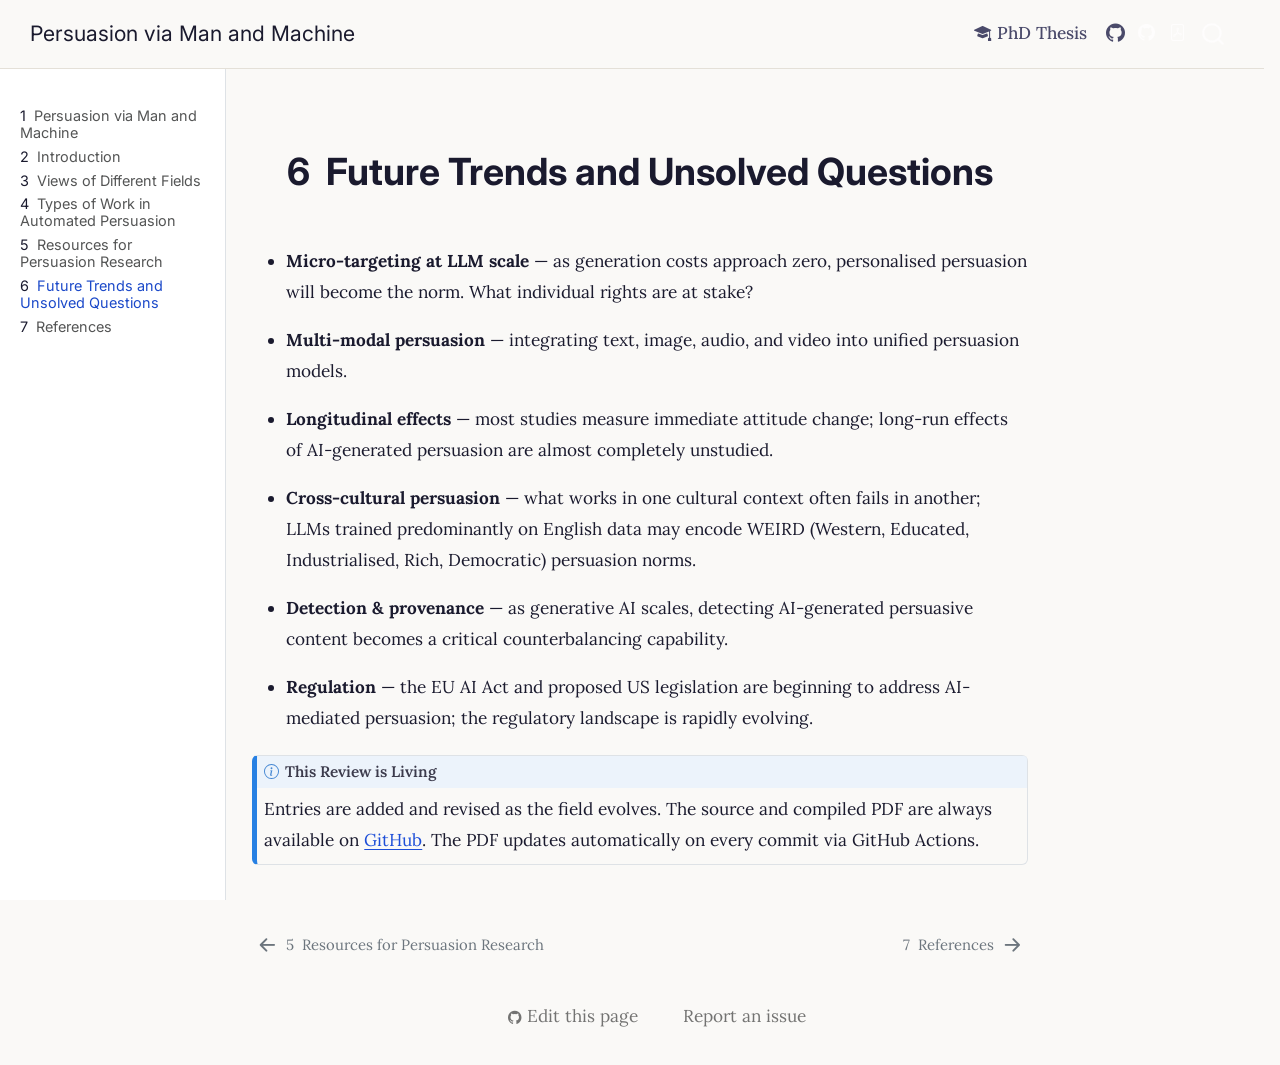
<file: chapters/05-future.html>
<!DOCTYPE html>
<html xmlns="http://www.w3.org/1999/xhtml" lang="en" xml:lang="en"><head>

<meta charset="utf-8">
<meta name="generator" content="quarto-1.9.38">

<meta name="viewport" content="width=device-width, initial-scale=1.0, user-scalable=yes">


<title>6&nbsp; Future Trends and Unsolved Questions – Persuasion via Man and Machine</title>
<style>
/* Default styles provided by pandoc.
** See https://pandoc.org/MANUAL.html#variables-for-html for config info.
*/
code{white-space: pre-wrap;}
span.smallcaps{font-variant: small-caps;}
div.columns{display: flex; gap: min(4vw, 1.5em);}
div.column{flex: auto; overflow-x: auto;}
div.hanging-indent{margin-left: 1.5em; text-indent: -1.5em;}
ul.task-list{list-style: none;}
ul.task-list li input[type="checkbox"] {
  width: 0.8em;
  margin: 0 0.8em 0.2em -1em; /* quarto-specific, see https://github.com/quarto-dev/quarto-cli/issues/4556 */ 
  vertical-align: middle;
}
</style>


<script src="../site_libs/quarto-nav/quarto-nav.js"></script>
<script src="../site_libs/quarto-nav/headroom.min.js"></script>
<script src="../site_libs/clipboard/clipboard.min.js"></script>
<script src="../site_libs/quarto-search/autocomplete.umd.js"></script>
<script src="../site_libs/quarto-search/fuse.min.js"></script>
<script src="../site_libs/quarto-search/quarto-search.js"></script>
<meta name="quarto:offset" content="../">
<link href="../chapters/references.html" rel="next">
<link href="../chapters/04-resources.html" rel="prev">
<script src="../site_libs/quarto-html/quarto.js" type="module"></script>
<script src="../site_libs/quarto-html/tabsets/tabsets.js" type="module"></script>
<script src="../site_libs/quarto-html/popper.min.js"></script>
<script src="../site_libs/quarto-html/tippy.umd.min.js"></script>
<script src="../site_libs/quarto-html/anchor.min.js"></script>
<link href="../site_libs/quarto-html/tippy.css" rel="stylesheet">
<link href="../site_libs/quarto-html/quarto-syntax-highlighting-15634bcf2e68342d4ad2dfa704d543f6.css" rel="stylesheet" id="quarto-text-highlighting-styles">
<script src="../site_libs/bootstrap/bootstrap.min.js"></script>
<link href="../site_libs/bootstrap/bootstrap-icons.css" rel="stylesheet">
<link href="../site_libs/bootstrap/bootstrap-e6764b4904a9926479ad9410600181ea.min.css" rel="stylesheet" append-hash="true" id="quarto-bootstrap" data-mode="light">
<script id="quarto-search-options" type="application/json">{
  "location": "navbar",
  "copy-button": false,
  "collapse-after": 3,
  "panel-placement": "end",
  "type": "overlay",
  "limit": 50,
  "keyboard-shortcut": [
    "f",
    "/",
    "s"
  ],
  "show-item-context": false,
  "language": {
    "search-no-results-text": "No results",
    "search-matching-documents-text": "matching documents",
    "search-copy-link-title": "Copy link to search",
    "search-hide-matches-text": "Hide additional matches",
    "search-more-match-text": "more match in this document",
    "search-more-matches-text": "more matches in this document",
    "search-clear-button-title": "Clear",
    "search-text-placeholder": "",
    "search-detached-cancel-button-title": "Cancel",
    "search-submit-button-title": "Submit",
    "search-label": "Search"
  }
}</script>
<style>html{ scroll-behavior: smooth; }</style>
<script async="" src="https://hypothes.is/embed.js"></script>
<script>
  window.document.addEventListener("DOMContentLoaded", function (_event) {
    document.body.classList.add('hypothesis-enabled');
  });
</script>


</head>

<body class="nav-sidebar docked nav-fixed quarto-light">

<div id="quarto-search-results"></div>
  <header id="quarto-header" class="headroom fixed-top">
    <nav class="navbar navbar-expand-lg " data-bs-theme="dark">
      <div class="navbar-container container-fluid">
      <div class="navbar-brand-container mx-auto">
    <a class="navbar-brand" href="../index.html">
    <span class="navbar-title">Persuasion via Man and Machine</span>
    </a>
  </div>
            <div id="quarto-search" class="" title="Search"></div>
          <button class="navbar-toggler" type="button" data-bs-toggle="collapse" data-bs-target="#navbarCollapse" aria-controls="navbarCollapse" role="menu" aria-expanded="false" aria-label="Toggle navigation" onclick="if (window.quartoToggleHeadroom) { window.quartoToggleHeadroom(); }">
  <span class="navbar-toggler-icon"></span>
</button>
          <div class="collapse navbar-collapse" id="navbarCollapse">
            <ul class="navbar-nav navbar-nav-scroll ms-auto">
  <li class="nav-item">
    <a class="nav-link" href="https://yamanksingla.github.io/PhD-thesis/"> <i class="bi bi-mortarboard-fill" role="img">
</i> 
<span class="menu-text">PhD Thesis</span></a>
  </li>  
  <li class="nav-item compact">
    <a class="nav-link" href="https://github.com/yamanksingla/yamanksingla.github.io"> <i class="bi bi-github" role="img">
</i> 
<span class="menu-text"></span></a>
  </li>  
</ul>
          </div> <!-- /navcollapse -->
            <div class="quarto-navbar-tools">
    <a href="https://github.com/yamanksingla/yamanksingla.github.io" title="Source Code" class="quarto-navigation-tool px-1" aria-label="Source Code"><i class="bi bi-github"></i></a>
    <a href="../Persuasion-via-Man-and-Machine.pdf" title="Download PDF" class="quarto-navigation-tool px-1" aria-label="Download PDF"><i class="bi bi-file-pdf"></i></a>
</div>
      </div> <!-- /container-fluid -->
    </nav>
  <nav class="quarto-secondary-nav">
    <div class="container-fluid d-flex">
      <button type="button" class="quarto-btn-toggle btn" data-bs-toggle="collapse" role="button" data-bs-target=".quarto-sidebar-collapse-item" aria-controls="quarto-sidebar" aria-expanded="false" aria-label="Toggle sidebar navigation" onclick="if (window.quartoToggleHeadroom) { window.quartoToggleHeadroom(); }">
        <i class="bi bi-layout-text-sidebar-reverse"></i>
      </button>
        <nav class="quarto-page-breadcrumbs" aria-label="breadcrumb"><ol class="breadcrumb"><li class="breadcrumb-item"><a href="../chapters/05-future.html"><span class="chapter-number">6</span>&nbsp; <span class="chapter-title">Future Trends and Unsolved Questions</span></a></li></ol></nav>
        <a class="flex-grow-1" role="navigation" data-bs-toggle="collapse" data-bs-target=".quarto-sidebar-collapse-item" aria-controls="quarto-sidebar" aria-expanded="false" aria-label="Toggle sidebar navigation" onclick="if (window.quartoToggleHeadroom) { window.quartoToggleHeadroom(); }">      
        </a>
    </div>
  </nav>
</header>
<!-- content -->
<div id="quarto-content" class="quarto-container page-columns page-rows-contents page-layout-article page-navbar">
<!-- sidebar -->
  <nav id="quarto-sidebar" class="sidebar collapse collapse-horizontal quarto-sidebar-collapse-item sidebar-navigation docked overflow-auto">
    <div class="sidebar-menu-container"> 
    <ul class="list-unstyled mt-1">
        <li class="sidebar-item">
  <div class="sidebar-item-container"> 
  <a href="../index.html" class="sidebar-item-text sidebar-link">
 <span class="menu-text"><span class="chapter-number">1</span>&nbsp; <span class="chapter-title">Persuasion via Man and Machine</span></span></a>
  </div>
</li>
        <li class="sidebar-item">
  <div class="sidebar-item-container"> 
  <a href="../chapters/01-introduction.html" class="sidebar-item-text sidebar-link">
 <span class="menu-text"><span class="chapter-number">2</span>&nbsp; <span class="chapter-title">Introduction</span></span></a>
  </div>
</li>
        <li class="sidebar-item">
  <div class="sidebar-item-container"> 
  <a href="../chapters/02-views.html" class="sidebar-item-text sidebar-link">
 <span class="menu-text"><span class="chapter-number">3</span>&nbsp; <span class="chapter-title">Views of Different Fields</span></span></a>
  </div>
</li>
        <li class="sidebar-item">
  <div class="sidebar-item-container"> 
  <a href="../chapters/03-automated.html" class="sidebar-item-text sidebar-link">
 <span class="menu-text"><span class="chapter-number">4</span>&nbsp; <span class="chapter-title">Types of Work in Automated Persuasion</span></span></a>
  </div>
</li>
        <li class="sidebar-item">
  <div class="sidebar-item-container"> 
  <a href="../chapters/04-resources.html" class="sidebar-item-text sidebar-link">
 <span class="menu-text"><span class="chapter-number">5</span>&nbsp; <span class="chapter-title">Resources for Persuasion Research</span></span></a>
  </div>
</li>
        <li class="sidebar-item">
  <div class="sidebar-item-container"> 
  <a href="../chapters/05-future.html" class="sidebar-item-text sidebar-link active">
 <span class="menu-text"><span class="chapter-number">6</span>&nbsp; <span class="chapter-title">Future Trends and Unsolved Questions</span></span></a>
  </div>
</li>
        <li class="sidebar-item">
  <div class="sidebar-item-container"> 
  <a href="../chapters/references.html" class="sidebar-item-text sidebar-link">
 <span class="menu-text"><span class="chapter-number">7</span>&nbsp; <span class="chapter-title">References</span></span></a>
  </div>
</li>
    </ul>
    </div>
</nav>
<div id="quarto-sidebar-glass" class="quarto-sidebar-collapse-item" data-bs-toggle="collapse" data-bs-target=".quarto-sidebar-collapse-item"></div>
<!-- margin-sidebar -->
    <div id="quarto-margin-sidebar" class="sidebar margin-sidebar zindex-bottom">
        
    </div>
<!-- main -->
<main class="content" id="quarto-document-content">

<header id="title-block-header" class="quarto-title-block default">
<div class="quarto-title">
<h1 class="title"><span class="chapter-number">6</span>&nbsp; <span class="chapter-title">Future Trends and Unsolved Questions</span></h1>
</div>



<div class="quarto-title-meta">

    
  
    
  </div>
  


</header>


<ul>
<li><p><strong>Micro-targeting at LLM scale</strong> — as generation costs approach zero, personalised persuasion will become the norm. What individual rights are at stake?</p></li>
<li><p><strong>Multi-modal persuasion</strong> — integrating text, image, audio, and video into unified persuasion models.</p></li>
<li><p><strong>Longitudinal effects</strong> — most studies measure immediate attitude change; long-run effects of AI-generated persuasion are almost completely unstudied.</p></li>
<li><p><strong>Cross-cultural persuasion</strong> — what works in one cultural context often fails in another; LLMs trained predominantly on English data may encode WEIRD (Western, Educated, Industrialised, Rich, Democratic) persuasion norms.</p></li>
<li><p><strong>Detection &amp; provenance</strong> — as generative AI scales, detecting AI-generated persuasive content becomes a critical counterbalancing capability.</p></li>
<li><p><strong>Regulation</strong> — the EU AI Act and proposed US legislation are beginning to address AI-mediated persuasion; the regulatory landscape is rapidly evolving.</p></li>
</ul>
<div class="callout callout-style-default callout-note callout-titled">
<div class="callout-header d-flex align-content-center">
<div class="callout-icon-container">
<i class="callout-icon"></i>
</div>
<div class="callout-title-container flex-fill">
<span class="screen-reader-only">Note</span>This Review is Living
</div>
</div>
<div class="callout-body-container callout-body">
<p>Entries are added and revised as the field evolves. The source and compiled PDF are always available on <a href="https://github.com/yamanksingla/yamanksingla.github.io">GitHub</a>. The PDF updates automatically on every commit via GitHub Actions.</p>
</div>
</div>



</main> <!-- /main -->
<script id="quarto-html-after-body" type="application/javascript">
  window.document.addEventListener("DOMContentLoaded", function (event) {
    const icon = "";
    const anchorJS = new window.AnchorJS();
    anchorJS.options = {
      placement: 'right',
      icon: icon
    };
    anchorJS.add('.anchored');
    const isCodeAnnotation = (el) => {
      for (const clz of el.classList) {
        if (clz.startsWith('code-annotation-')) {                     
          return true;
        }
      }
      return false;
    }
    const onCopySuccess = function(e) {
      // button target
      const button = e.trigger;
      // don't keep focus
      button.blur();
      // flash "checked"
      button.classList.add('code-copy-button-checked');
      var currentTitle = button.getAttribute("title");
      button.setAttribute("title", "Copied!");
      let tooltip;
      if (window.bootstrap) {
        button.setAttribute("data-bs-toggle", "tooltip");
        button.setAttribute("data-bs-placement", "left");
        button.setAttribute("data-bs-title", "Copied!");
        tooltip = new bootstrap.Tooltip(button, 
          { trigger: "manual", 
            customClass: "code-copy-button-tooltip",
            offset: [0, -8]});
        tooltip.show();    
      }
      setTimeout(function() {
        if (tooltip) {
          tooltip.hide();
          button.removeAttribute("data-bs-title");
          button.removeAttribute("data-bs-toggle");
          button.removeAttribute("data-bs-placement");
        }
        button.setAttribute("title", currentTitle);
        button.classList.remove('code-copy-button-checked');
      }, 1000);
      // clear code selection
      e.clearSelection();
    }
    const getTextToCopy = function(trigger) {
      const outerScaffold = trigger.parentElement.cloneNode(true);
      const codeEl = outerScaffold.querySelector('code');
      for (const childEl of codeEl.children) {
        if (isCodeAnnotation(childEl)) {
          childEl.remove();
        }
      }
      return codeEl.innerText;
    }
    const clipboard = new window.ClipboardJS('.code-copy-button:not([data-in-quarto-modal])', {
      text: getTextToCopy
    });
    clipboard.on('success', onCopySuccess);
    if (window.document.getElementById('quarto-embedded-source-code-modal')) {
      const clipboardModal = new window.ClipboardJS('.code-copy-button[data-in-quarto-modal]', {
        text: getTextToCopy,
        container: window.document.getElementById('quarto-embedded-source-code-modal')
      });
      clipboardModal.on('success', onCopySuccess);
    }
      var localhostRegex = new RegExp(/^(?:http|https):\/\/localhost\:?[0-9]*\//);
      var mailtoRegex = new RegExp(/^mailto:/);
        var filterRegex = new RegExp('/' + window.location.host + '/');
      var isInternal = (href) => {
          return filterRegex.test(href) || localhostRegex.test(href) || mailtoRegex.test(href);
      }
      // Inspect non-navigation links and adorn them if external
     var links = window.document.querySelectorAll('a[href]:not(.nav-link):not(.navbar-brand):not(.toc-action):not(.sidebar-link):not(.sidebar-item-toggle):not(.pagination-link):not(.no-external):not([aria-hidden]):not(.dropdown-item):not(.quarto-navigation-tool):not(.about-link)');
      for (var i=0; i<links.length; i++) {
        const link = links[i];
        if (!isInternal(link.href)) {
          // undo the damage that might have been done by quarto-nav.js in the case of
          // links that we want to consider external
          if (link.dataset.originalHref !== undefined) {
            link.href = link.dataset.originalHref;
          }
            // target, if specified
            link.setAttribute("target", "_blank");
            if (link.getAttribute("rel") === null) {
              link.setAttribute("rel", "noopener");
            }
        }
      }
    function tippyHover(el, contentFn, onTriggerFn, onUntriggerFn) {
      const config = {
        allowHTML: true,
        maxWidth: 500,
        delay: 100,
        arrow: false,
        appendTo: function(el) {
            return el.parentElement;
        },
        interactive: true,
        interactiveBorder: 10,
        theme: 'quarto',
        placement: 'bottom-start',
      };
      if (contentFn) {
        config.content = contentFn;
      }
      if (onTriggerFn) {
        config.onTrigger = onTriggerFn;
      }
      if (onUntriggerFn) {
        config.onUntrigger = onUntriggerFn;
      }
      window.tippy(el, config); 
    }
    const noterefs = window.document.querySelectorAll('a[role="doc-noteref"]');
    for (var i=0; i<noterefs.length; i++) {
      const ref = noterefs[i];
      tippyHover(ref, function() {
        // use id or data attribute instead here
        let href = ref.getAttribute('data-footnote-href') || ref.getAttribute('href');
        try { href = new URL(href).hash; } catch {}
        const id = href.replace(/^#\/?/, "");
        const note = window.document.getElementById(id);
        if (note) {
          return note.innerHTML;
        } else {
          return "";
        }
      });
    }
    const xrefs = window.document.querySelectorAll('a.quarto-xref');
    const processXRef = (id, note) => {
      // Strip column container classes
      const stripColumnClz = (el) => {
        el.classList.remove("page-full", "page-columns");
        if (el.children) {
          for (const child of el.children) {
            stripColumnClz(child);
          }
        }
      }
      stripColumnClz(note)
      if (id === null || id.startsWith('sec-')) {
        // Special case sections, only their first couple elements
        const container = document.createElement("div");
        if (note.children && note.children.length > 2) {
          container.appendChild(note.children[0].cloneNode(true));
          for (let i = 1; i < note.children.length; i++) {
            const child = note.children[i];
            if (child.tagName === "P" && child.innerText === "") {
              continue;
            } else {
              container.appendChild(child.cloneNode(true));
              break;
            }
          }
          if (window.Quarto?.typesetMath) {
            window.Quarto.typesetMath(container);
          }
          return container.innerHTML
        } else {
          if (window.Quarto?.typesetMath) {
            window.Quarto.typesetMath(note);
          }
          return note.innerHTML;
        }
      } else {
        // Remove any anchor links if they are present
        const anchorLink = note.querySelector('a.anchorjs-link');
        if (anchorLink) {
          anchorLink.remove();
        }
        if (window.Quarto?.typesetMath) {
          window.Quarto.typesetMath(note);
        }
        if (note.classList.contains("callout")) {
          return note.outerHTML;
        } else {
          return note.innerHTML;
        }
      }
    }
    for (var i=0; i<xrefs.length; i++) {
      const xref = xrefs[i];
      tippyHover(xref, undefined, function(instance) {
        instance.disable();
        let url = xref.getAttribute('href');
        let hash = undefined; 
        if (url.startsWith('#')) {
          hash = url;
        } else {
          try { hash = new URL(url).hash; } catch {}
        }
        if (hash) {
          const id = hash.replace(/^#\/?/, "");
          const note = window.document.getElementById(id);
          if (note !== null) {
            try {
              const html = processXRef(id, note.cloneNode(true));
              instance.setContent(html);
            } finally {
              instance.enable();
              instance.show();
            }
          } else {
            // See if we can fetch this
            fetch(url.split('#')[0])
            .then(res => res.text())
            .then(html => {
              const parser = new DOMParser();
              const htmlDoc = parser.parseFromString(html, "text/html");
              const note = htmlDoc.getElementById(id);
              if (note !== null) {
                const html = processXRef(id, note);
                instance.setContent(html);
              } 
            }).finally(() => {
              instance.enable();
              instance.show();
            });
          }
        } else {
          // See if we can fetch a full url (with no hash to target)
          // This is a special case and we should probably do some content thinning / targeting
          fetch(url)
          .then(res => res.text())
          .then(html => {
            const parser = new DOMParser();
            const htmlDoc = parser.parseFromString(html, "text/html");
            const note = htmlDoc.querySelector('main.content');
            if (note !== null) {
              // This should only happen for chapter cross references
              // (since there is no id in the URL)
              // remove the first header
              if (note.children.length > 0 && note.children[0].tagName === "HEADER") {
                note.children[0].remove();
              }
              const html = processXRef(null, note);
              instance.setContent(html);
            } 
          }).finally(() => {
            instance.enable();
            instance.show();
          });
        }
      }, function(instance) {
      });
    }
        let selectedAnnoteEl;
        const selectorForAnnotation = ( cell, annotation) => {
          let cellAttr = 'data-code-cell="' + cell + '"';
          let lineAttr = 'data-code-annotation="' +  annotation + '"';
          const selector = 'span[' + cellAttr + '][' + lineAttr + ']';
          return selector;
        }
        const selectCodeLines = (annoteEl) => {
          const doc = window.document;
          const targetCell = annoteEl.getAttribute("data-target-cell");
          const targetAnnotation = annoteEl.getAttribute("data-target-annotation");
          const annoteSpan = window.document.querySelector(selectorForAnnotation(targetCell, targetAnnotation));
          const lines = annoteSpan.getAttribute("data-code-lines").split(",");
          const lineIds = lines.map((line) => {
            return targetCell + "-" + line;
          })
          let top = null;
          let height = null;
          let parent = null;
          if (lineIds.length > 0) {
              //compute the position of the single el (top and bottom and make a div)
              const el = window.document.getElementById(lineIds[0]);
              top = el.offsetTop;
              height = el.offsetHeight;
              parent = el.parentElement.parentElement;
            if (lineIds.length > 1) {
              const lastEl = window.document.getElementById(lineIds[lineIds.length - 1]);
              const bottom = lastEl.offsetTop + lastEl.offsetHeight;
              height = bottom - top;
            }
            if (top !== null && height !== null && parent !== null) {
              // cook up a div (if necessary) and position it 
              let div = window.document.getElementById("code-annotation-line-highlight");
              if (div === null) {
                div = window.document.createElement("div");
                div.setAttribute("id", "code-annotation-line-highlight");
                div.style.position = 'absolute';
                parent.appendChild(div);
              }
              div.style.top = top - 2 + "px";
              div.style.height = height + 4 + "px";
              div.style.left = 0;
              let gutterDiv = window.document.getElementById("code-annotation-line-highlight-gutter");
              if (gutterDiv === null) {
                gutterDiv = window.document.createElement("div");
                gutterDiv.setAttribute("id", "code-annotation-line-highlight-gutter");
                gutterDiv.style.position = 'absolute';
                const codeCell = window.document.getElementById(targetCell);
                const gutter = codeCell.querySelector('.code-annotation-gutter');
                gutter.appendChild(gutterDiv);
              }
              gutterDiv.style.top = top - 2 + "px";
              gutterDiv.style.height = height + 4 + "px";
            }
            selectedAnnoteEl = annoteEl;
          }
        };
        const unselectCodeLines = () => {
          const elementsIds = ["code-annotation-line-highlight", "code-annotation-line-highlight-gutter"];
          elementsIds.forEach((elId) => {
            const div = window.document.getElementById(elId);
            if (div) {
              div.remove();
            }
          });
          selectedAnnoteEl = undefined;
        };
          // Handle positioning of the toggle
      window.addEventListener(
        "resize",
        throttle(() => {
          elRect = undefined;
          if (selectedAnnoteEl) {
            selectCodeLines(selectedAnnoteEl);
          }
        }, 10)
      );
      function throttle(fn, ms) {
      let throttle = false;
      let timer;
        return (...args) => {
          if(!throttle) { // first call gets through
              fn.apply(this, args);
              throttle = true;
          } else { // all the others get throttled
              if(timer) clearTimeout(timer); // cancel #2
              timer = setTimeout(() => {
                fn.apply(this, args);
                timer = throttle = false;
              }, ms);
          }
        };
      }
        // Attach click handler to the DT
        const annoteDls = window.document.querySelectorAll('dt[data-target-cell]');
        for (const annoteDlNode of annoteDls) {
          annoteDlNode.addEventListener('click', (event) => {
            const clickedEl = event.target;
            if (clickedEl !== selectedAnnoteEl) {
              unselectCodeLines();
              const activeEl = window.document.querySelector('dt[data-target-cell].code-annotation-active');
              if (activeEl) {
                activeEl.classList.remove('code-annotation-active');
              }
              selectCodeLines(clickedEl);
              clickedEl.classList.add('code-annotation-active');
            } else {
              // Unselect the line
              unselectCodeLines();
              clickedEl.classList.remove('code-annotation-active');
            }
          });
        }
    const findCites = (el) => {
      const parentEl = el.parentElement;
      if (parentEl) {
        const cites = parentEl.dataset.cites;
        if (cites) {
          return {
            el,
            cites: cites.split(' ')
          };
        } else {
          return findCites(el.parentElement)
        }
      } else {
        return undefined;
      }
    };
    var bibliorefs = window.document.querySelectorAll('a[role="doc-biblioref"]');
    for (var i=0; i<bibliorefs.length; i++) {
      const ref = bibliorefs[i];
      const citeInfo = findCites(ref);
      if (citeInfo) {
        tippyHover(citeInfo.el, function() {
          var popup = window.document.createElement('div');
          citeInfo.cites.forEach(function(cite) {
            var citeDiv = window.document.createElement('div');
            citeDiv.classList.add('hanging-indent');
            citeDiv.classList.add('csl-entry');
            var biblioDiv = window.document.getElementById('ref-' + cite);
            if (biblioDiv) {
              citeDiv.innerHTML = biblioDiv.innerHTML;
            }
            popup.appendChild(citeDiv);
          });
          return popup.innerHTML;
        });
      }
    }
  });
  </script>
<nav class="page-navigation">
  <div class="nav-page nav-page-previous">
      <a href="../chapters/04-resources.html" class="pagination-link" aria-label="Resources for Persuasion Research">
        <i class="bi bi-arrow-left-short"></i> <span class="nav-page-text"><span class="chapter-number">5</span>&nbsp; <span class="chapter-title">Resources for Persuasion Research</span></span>
      </a>          
  </div>
  <div class="nav-page nav-page-next">
      <a href="../chapters/references.html" class="pagination-link" aria-label="References">
        <span class="nav-page-text"><span class="chapter-number">7</span>&nbsp; <span class="chapter-title">References</span></span> <i class="bi bi-arrow-right-short"></i>
      </a>
  </div>
</nav>
</div> <!-- /content -->




<footer class="footer"><div class="nav-footer"><div class="nav-footer-center"><div class="toc-actions"><ul><li><a href="https://github.com/yamanksingla/yamanksingla.github.io/edit/main/chapters/05-future.qmd" class="toc-action"><i class="bi bi-github"></i>Edit this page</a></li><li><a href="https://github.com/yamanksingla/yamanksingla.github.io/issues/new" class="toc-action"><i class="bi empty"></i>Report an issue</a></li></ul></div></div></div></footer><script src="../site_libs/quarto-html/zenscroll-min.js"></script>
</body></html>
</file>
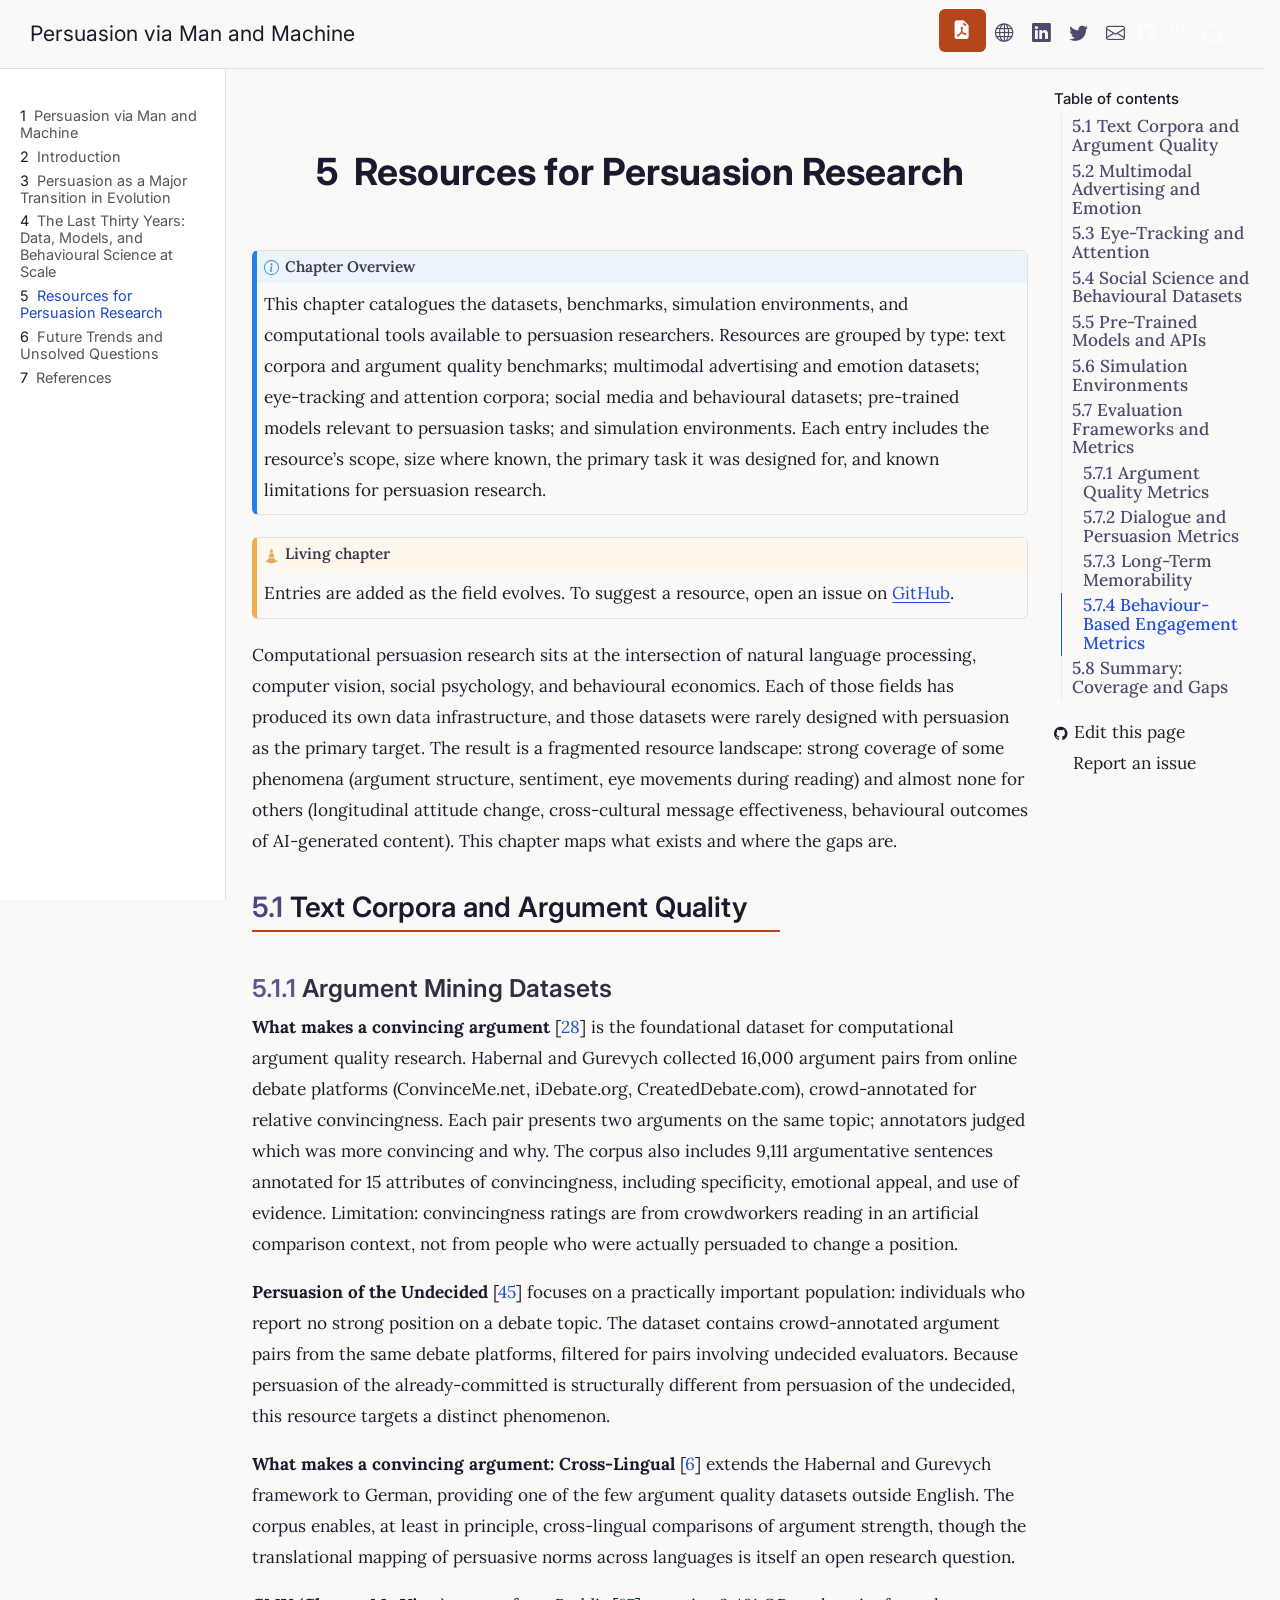
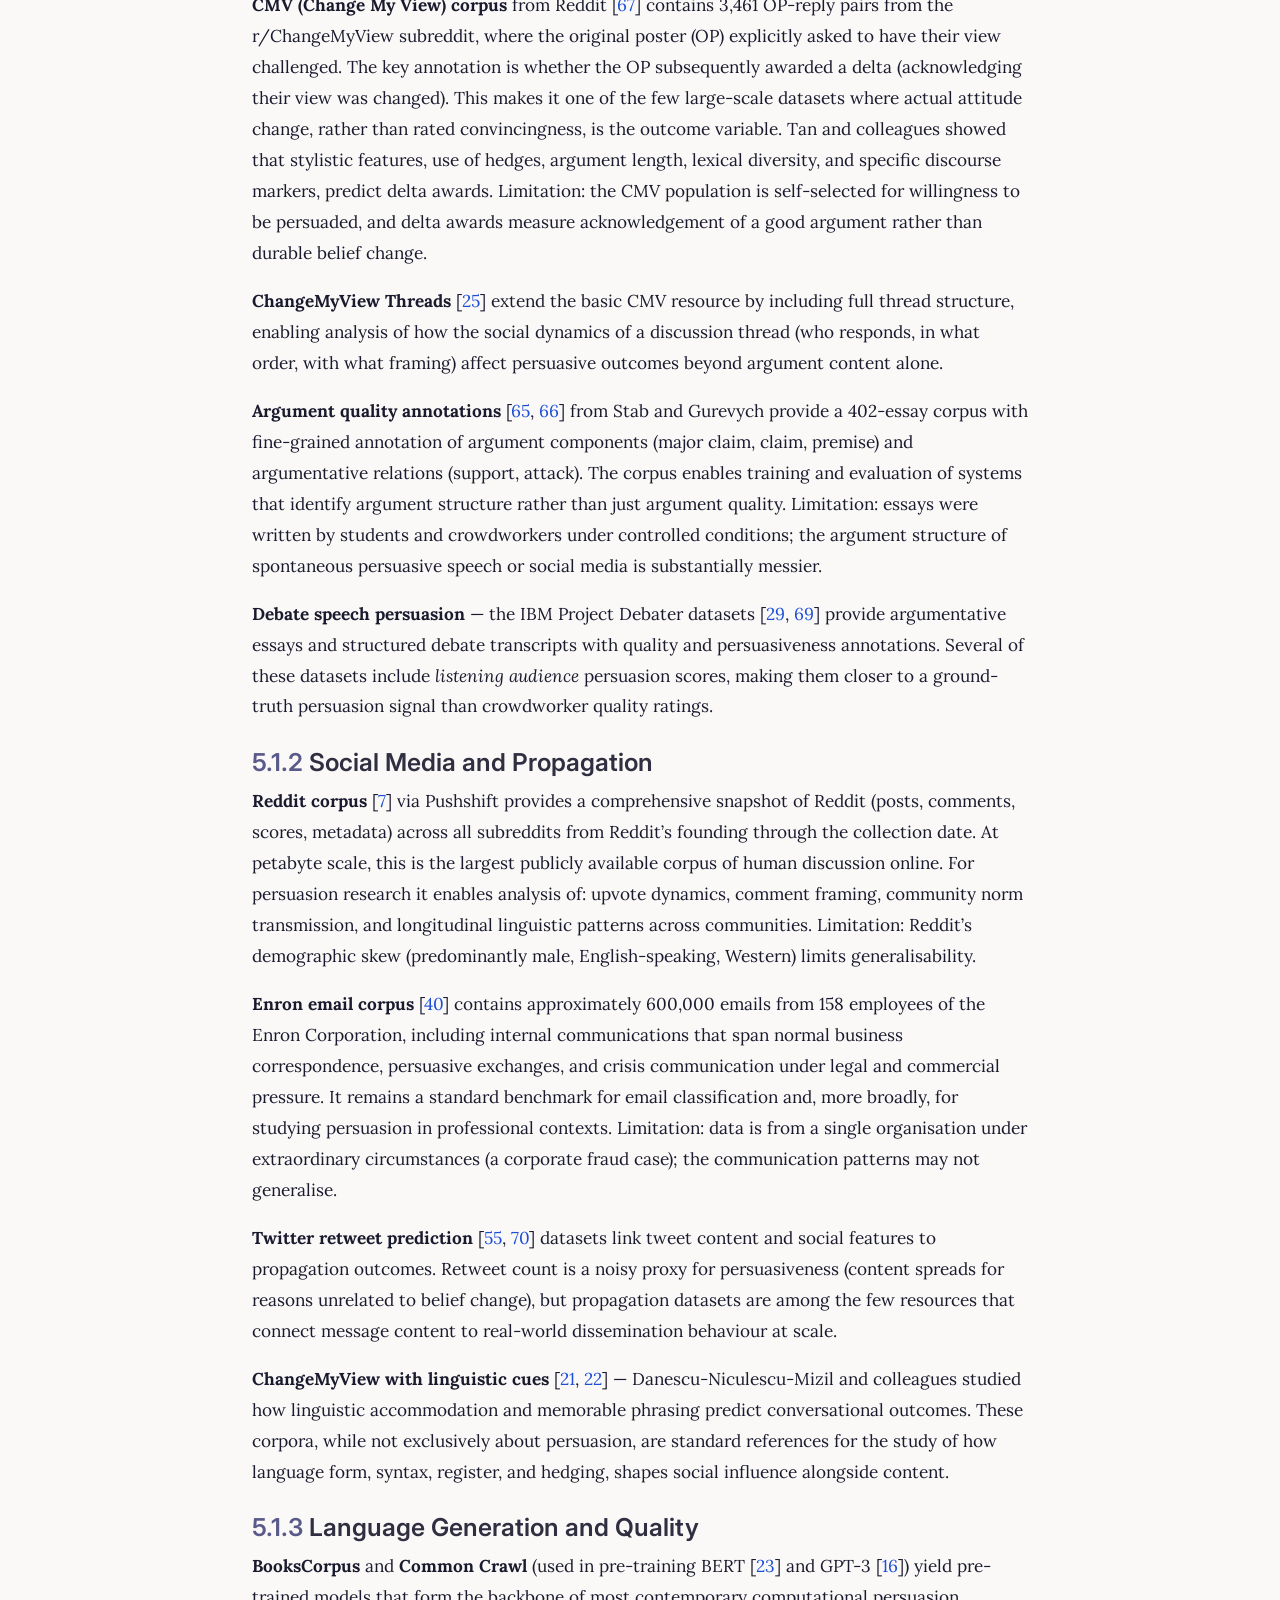
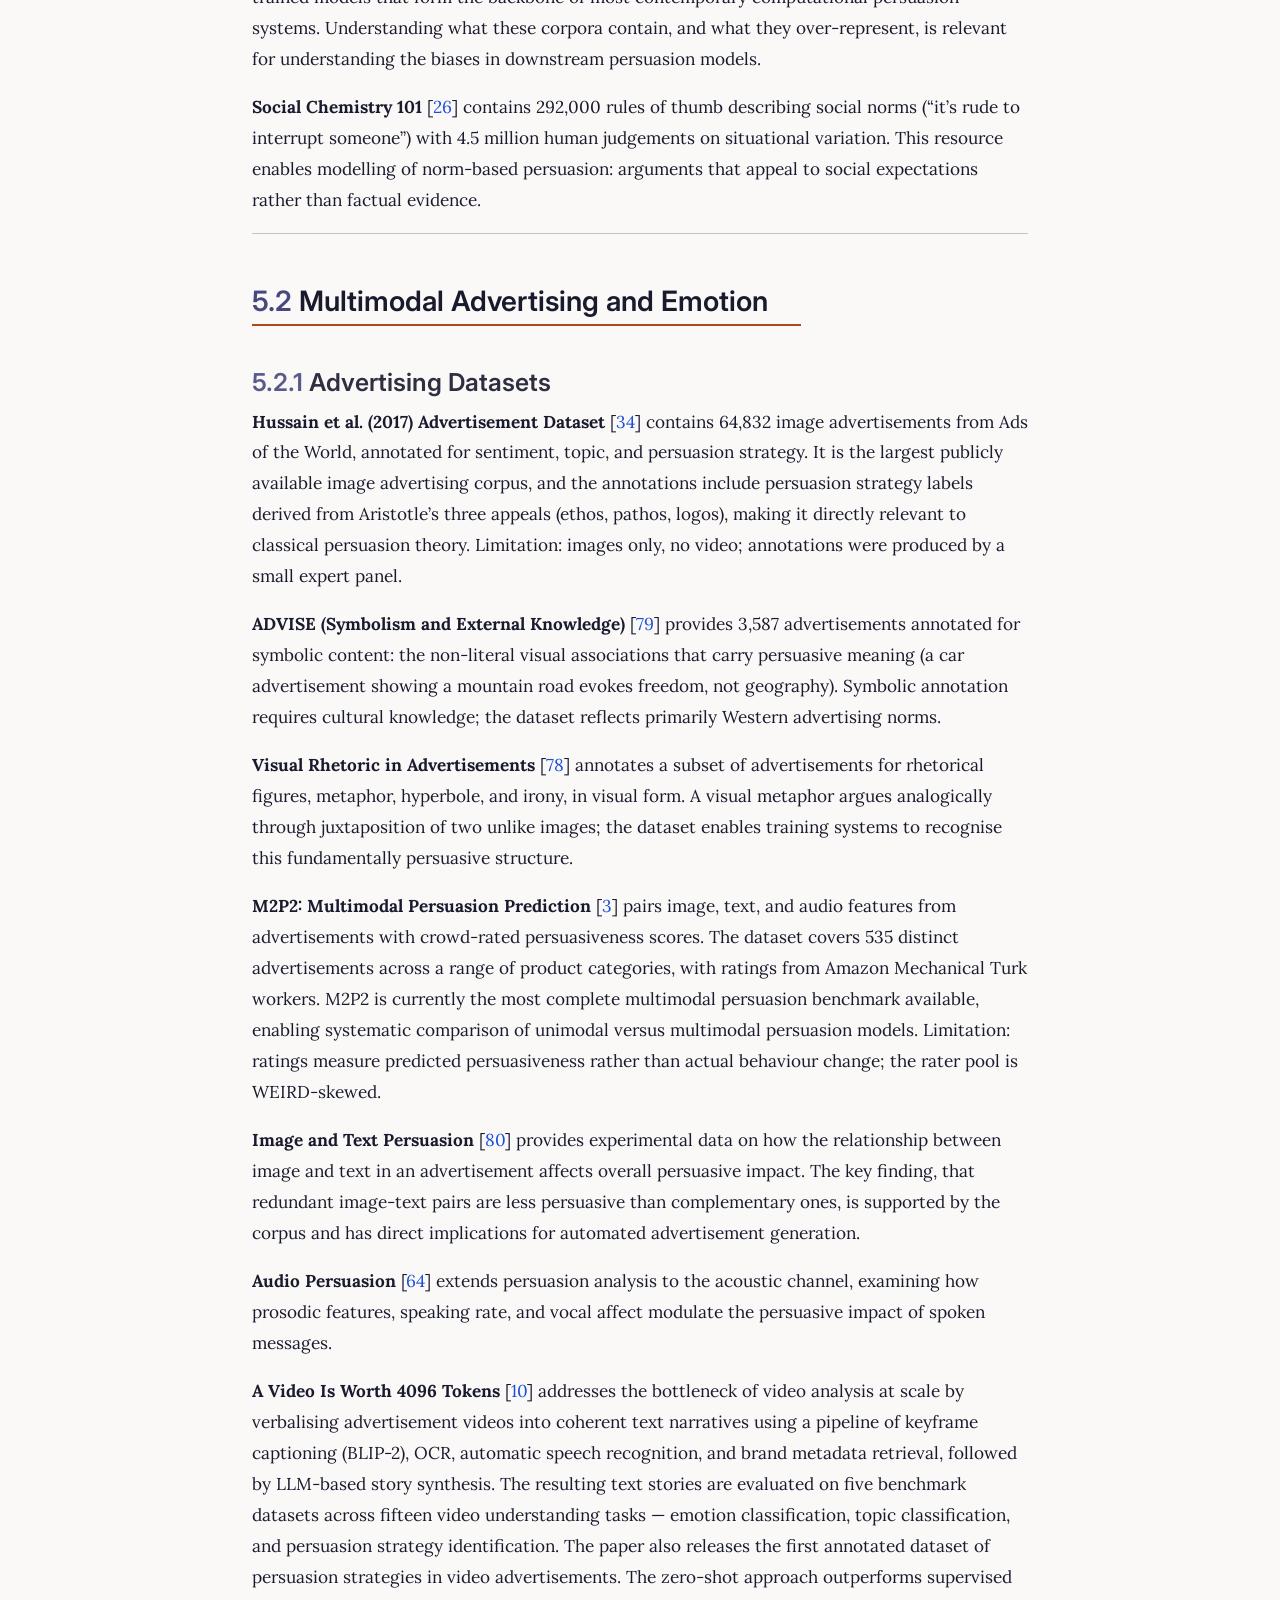
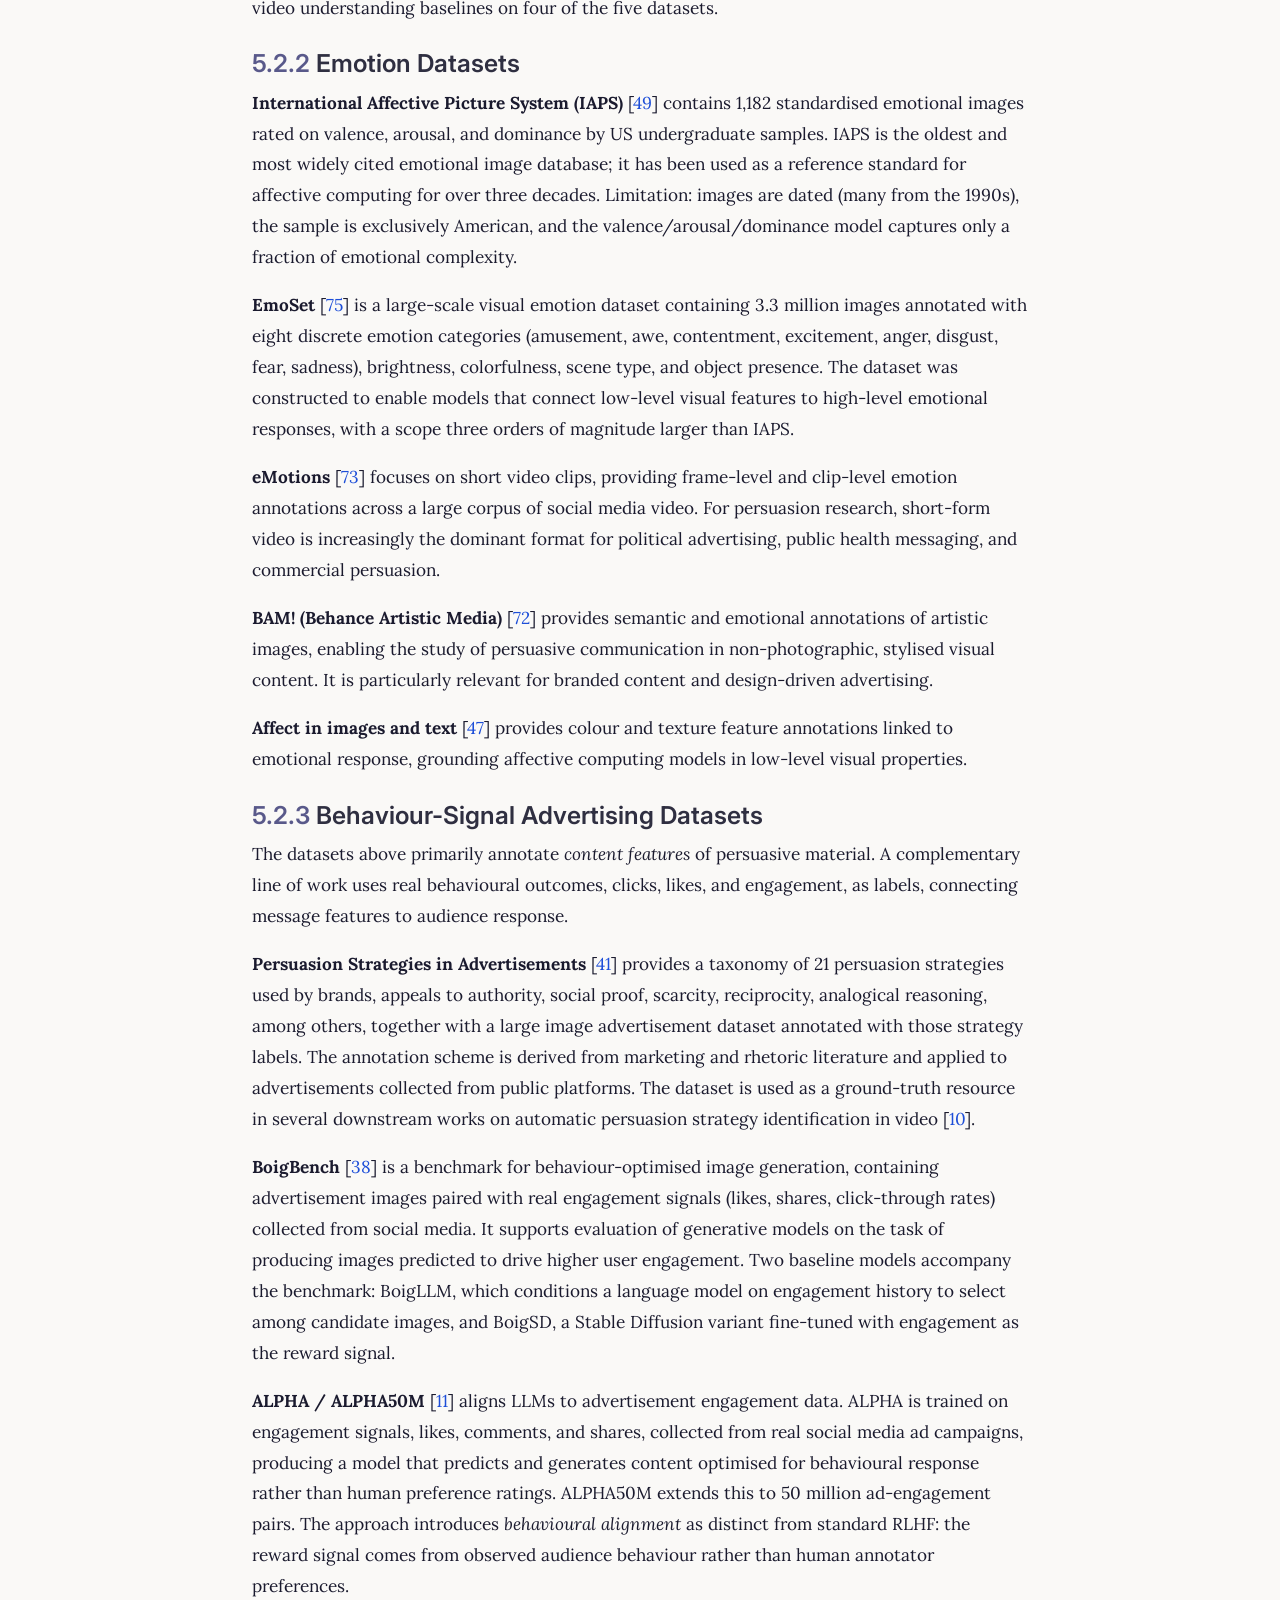
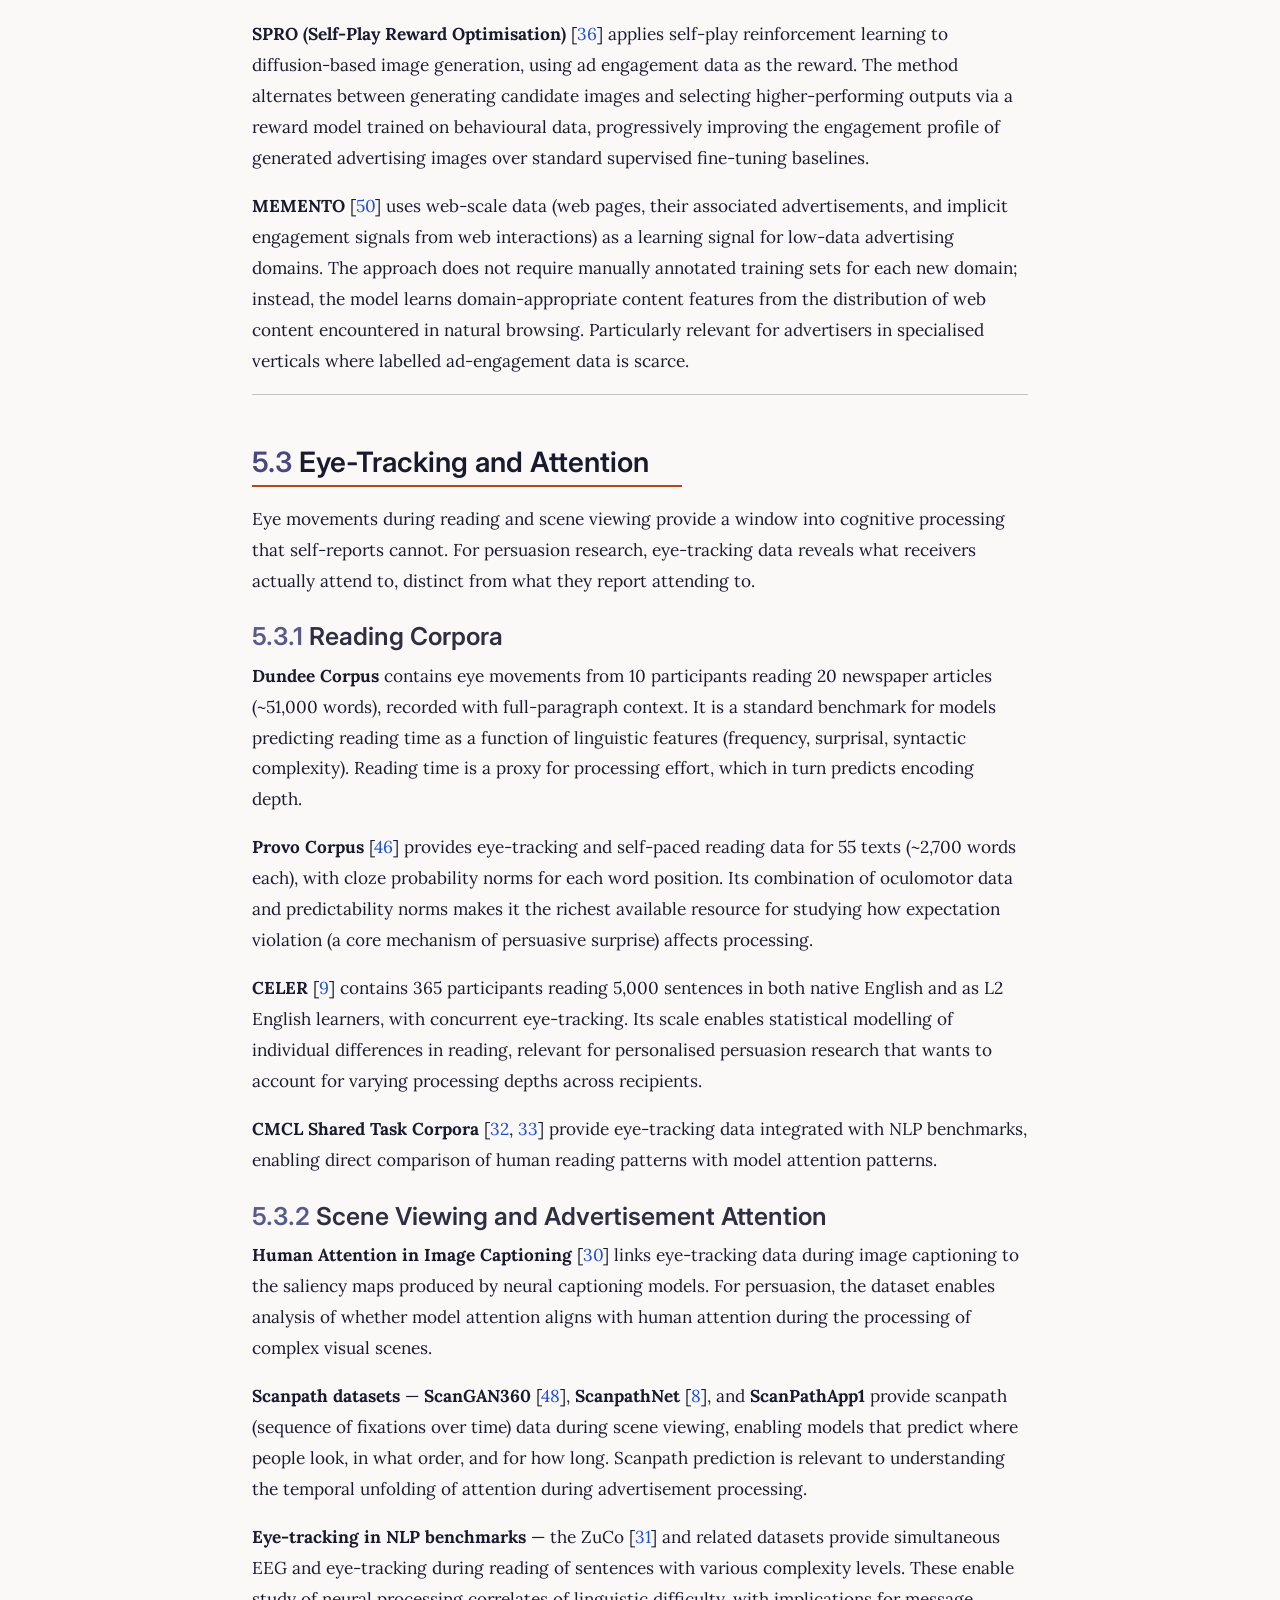
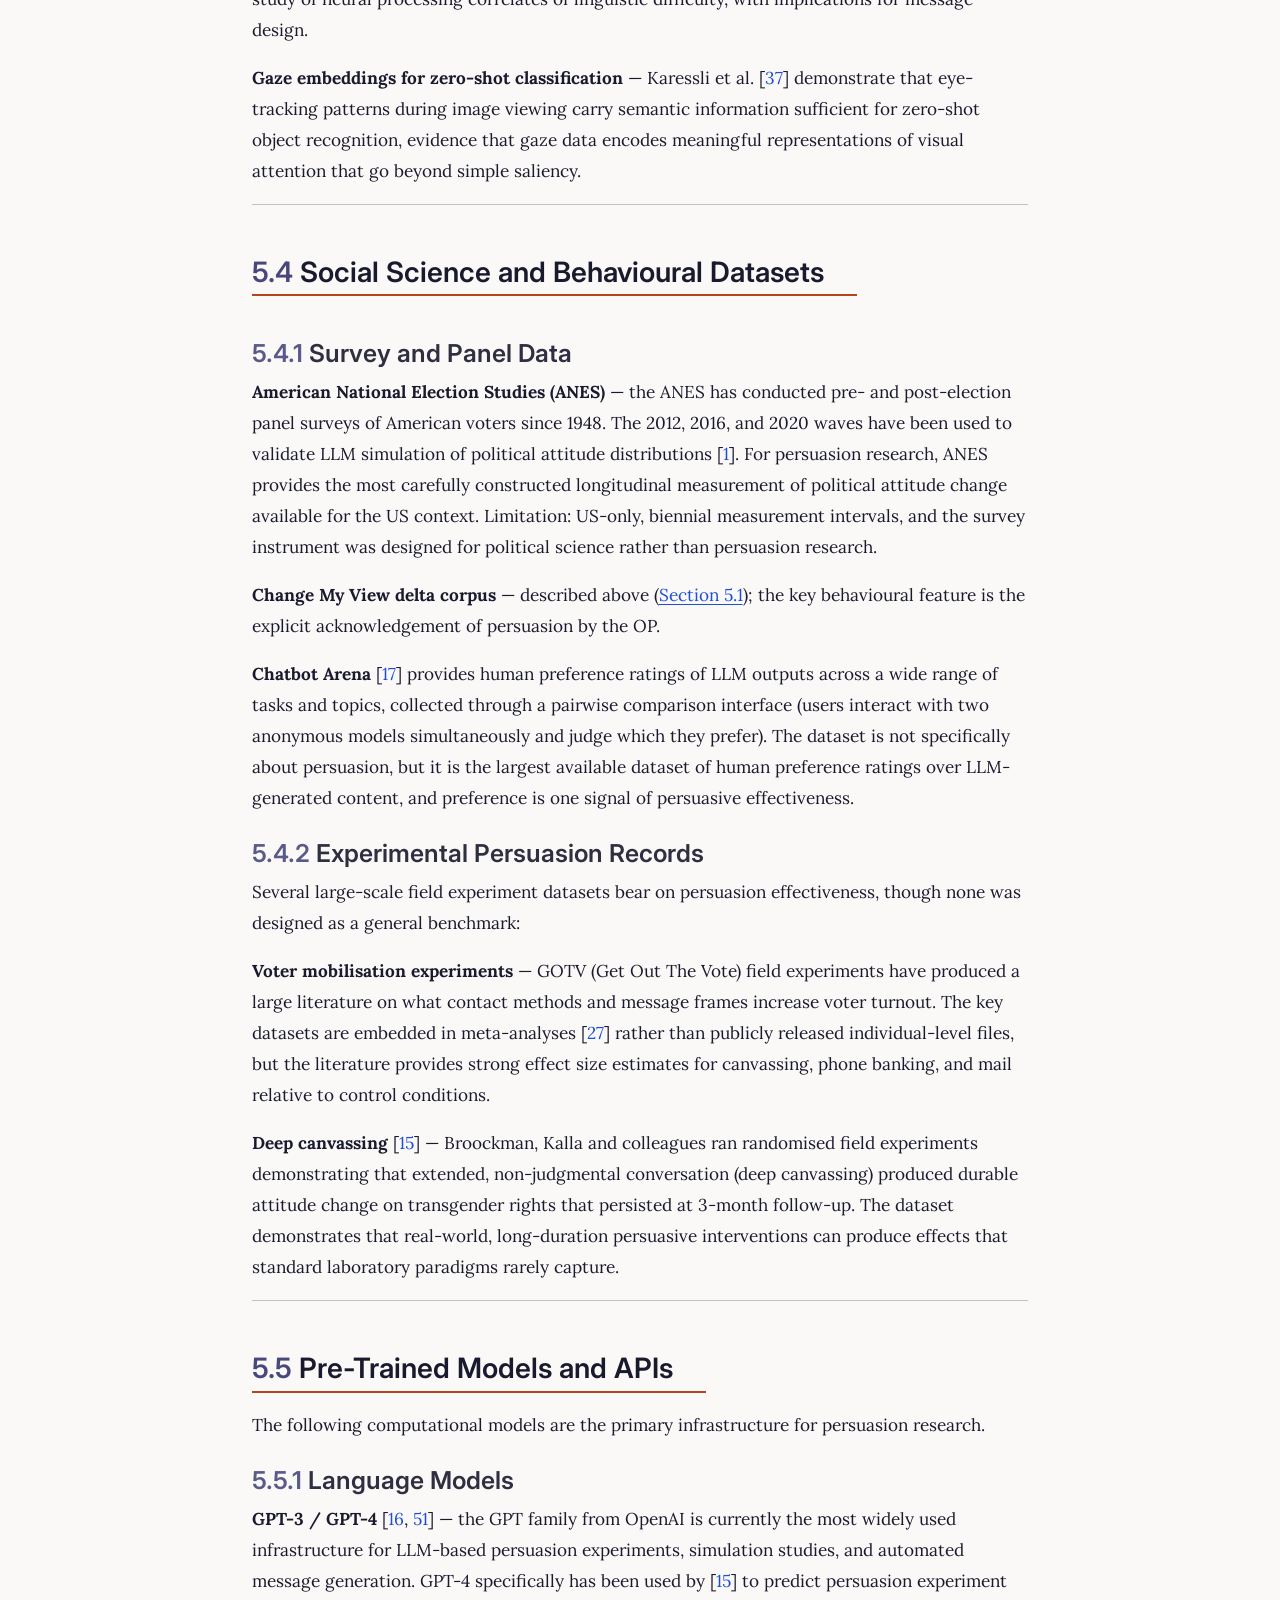
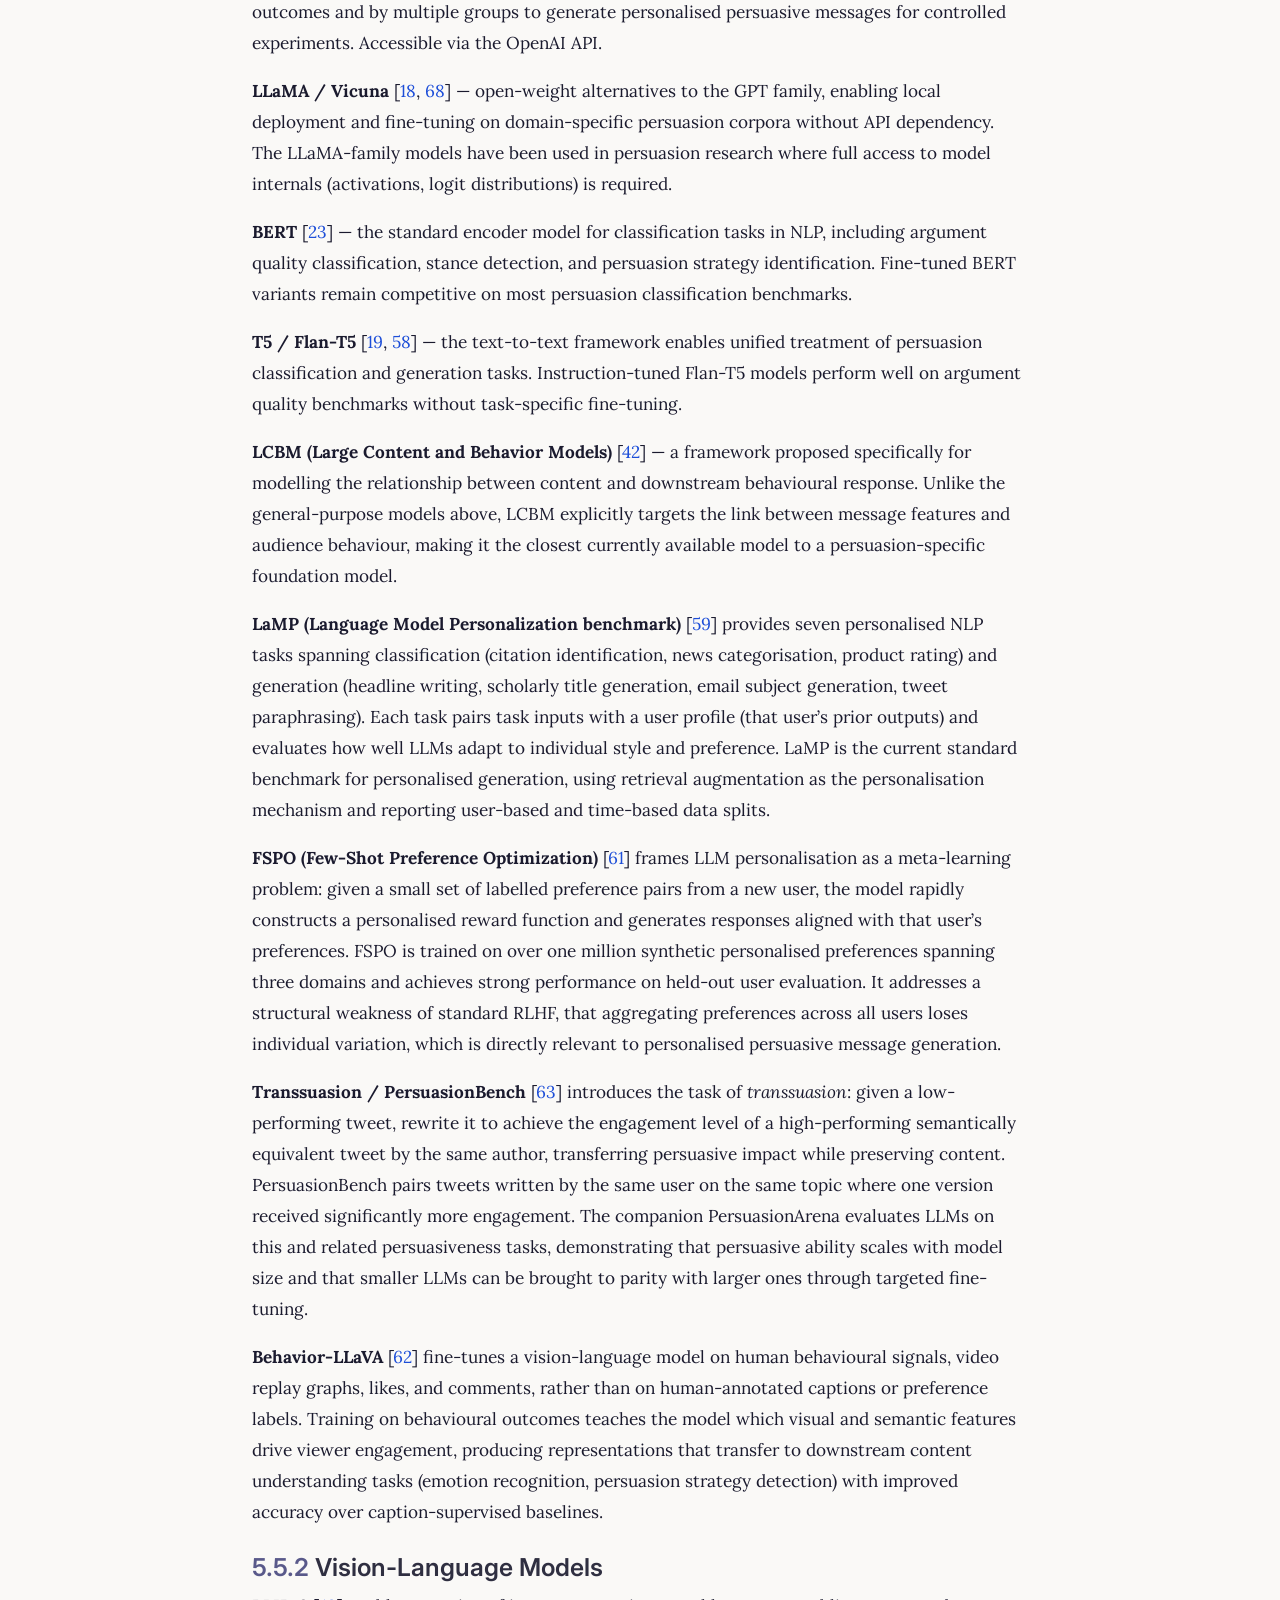
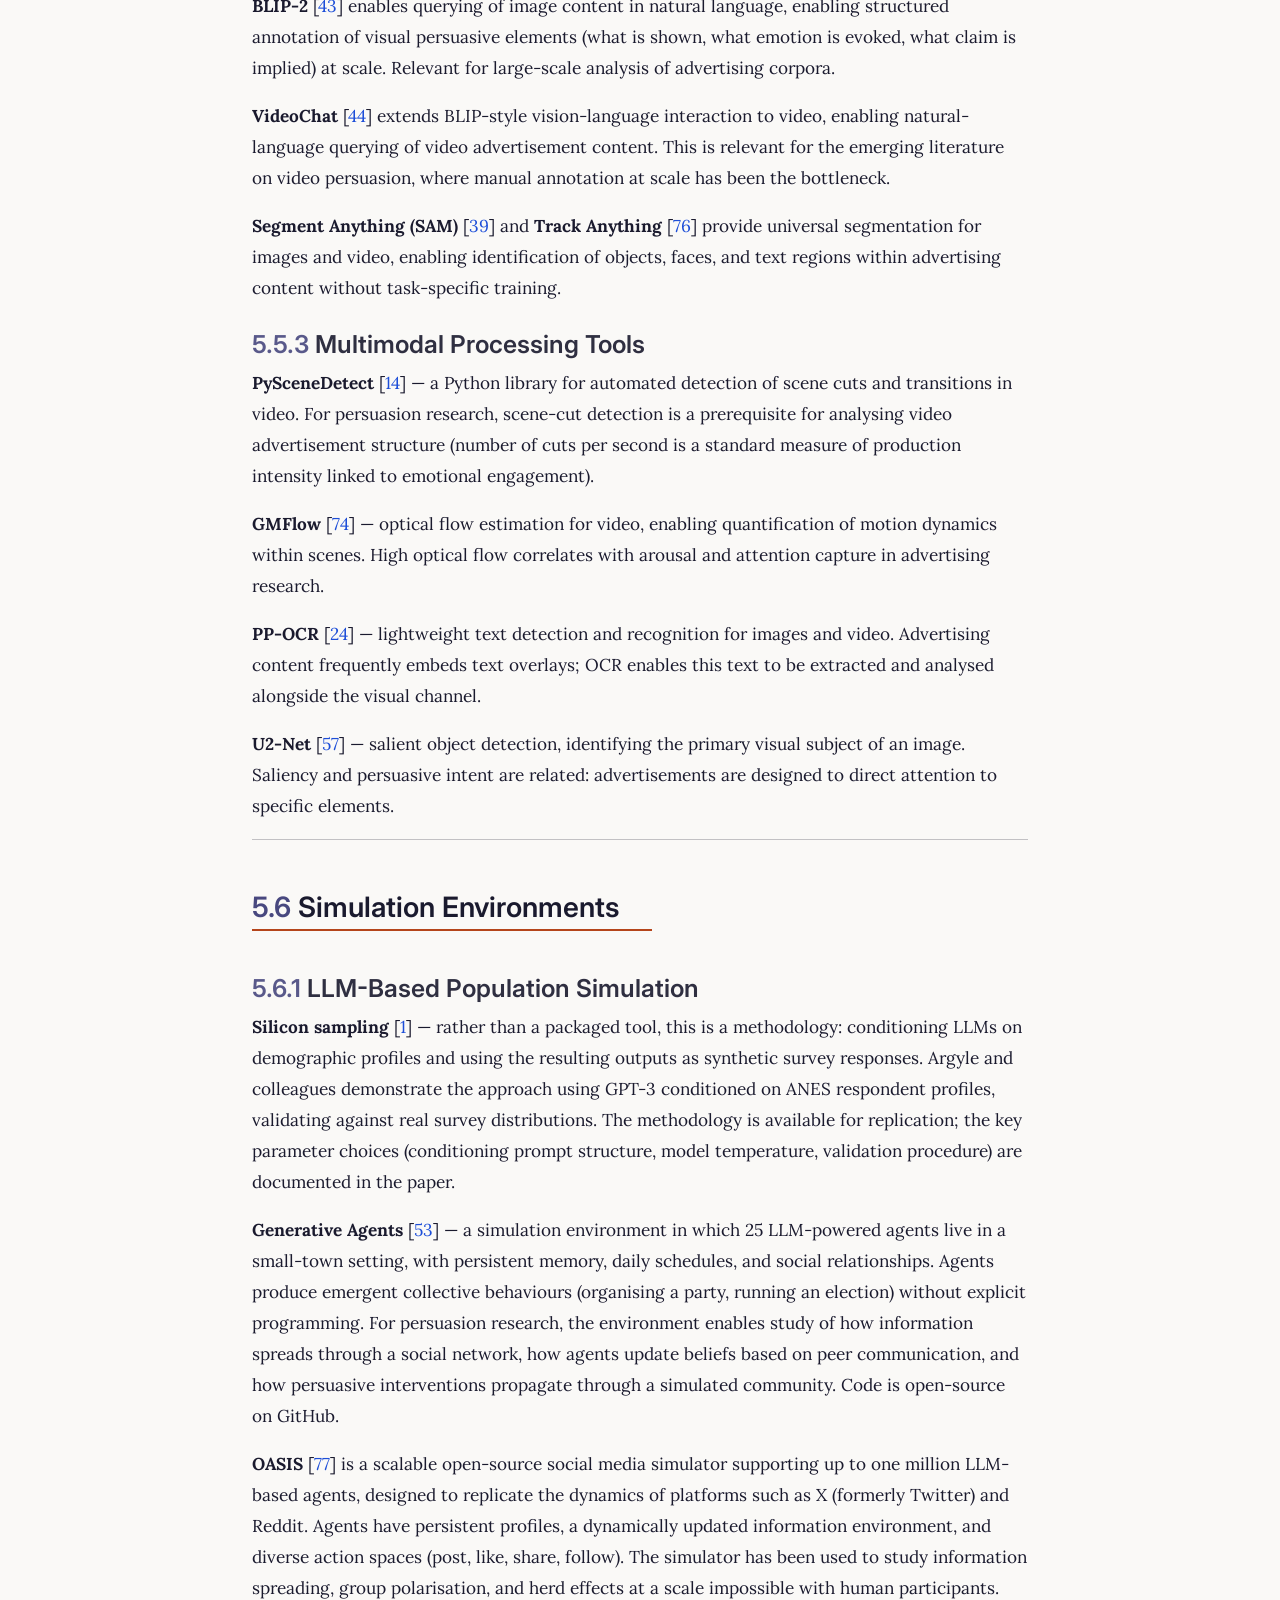
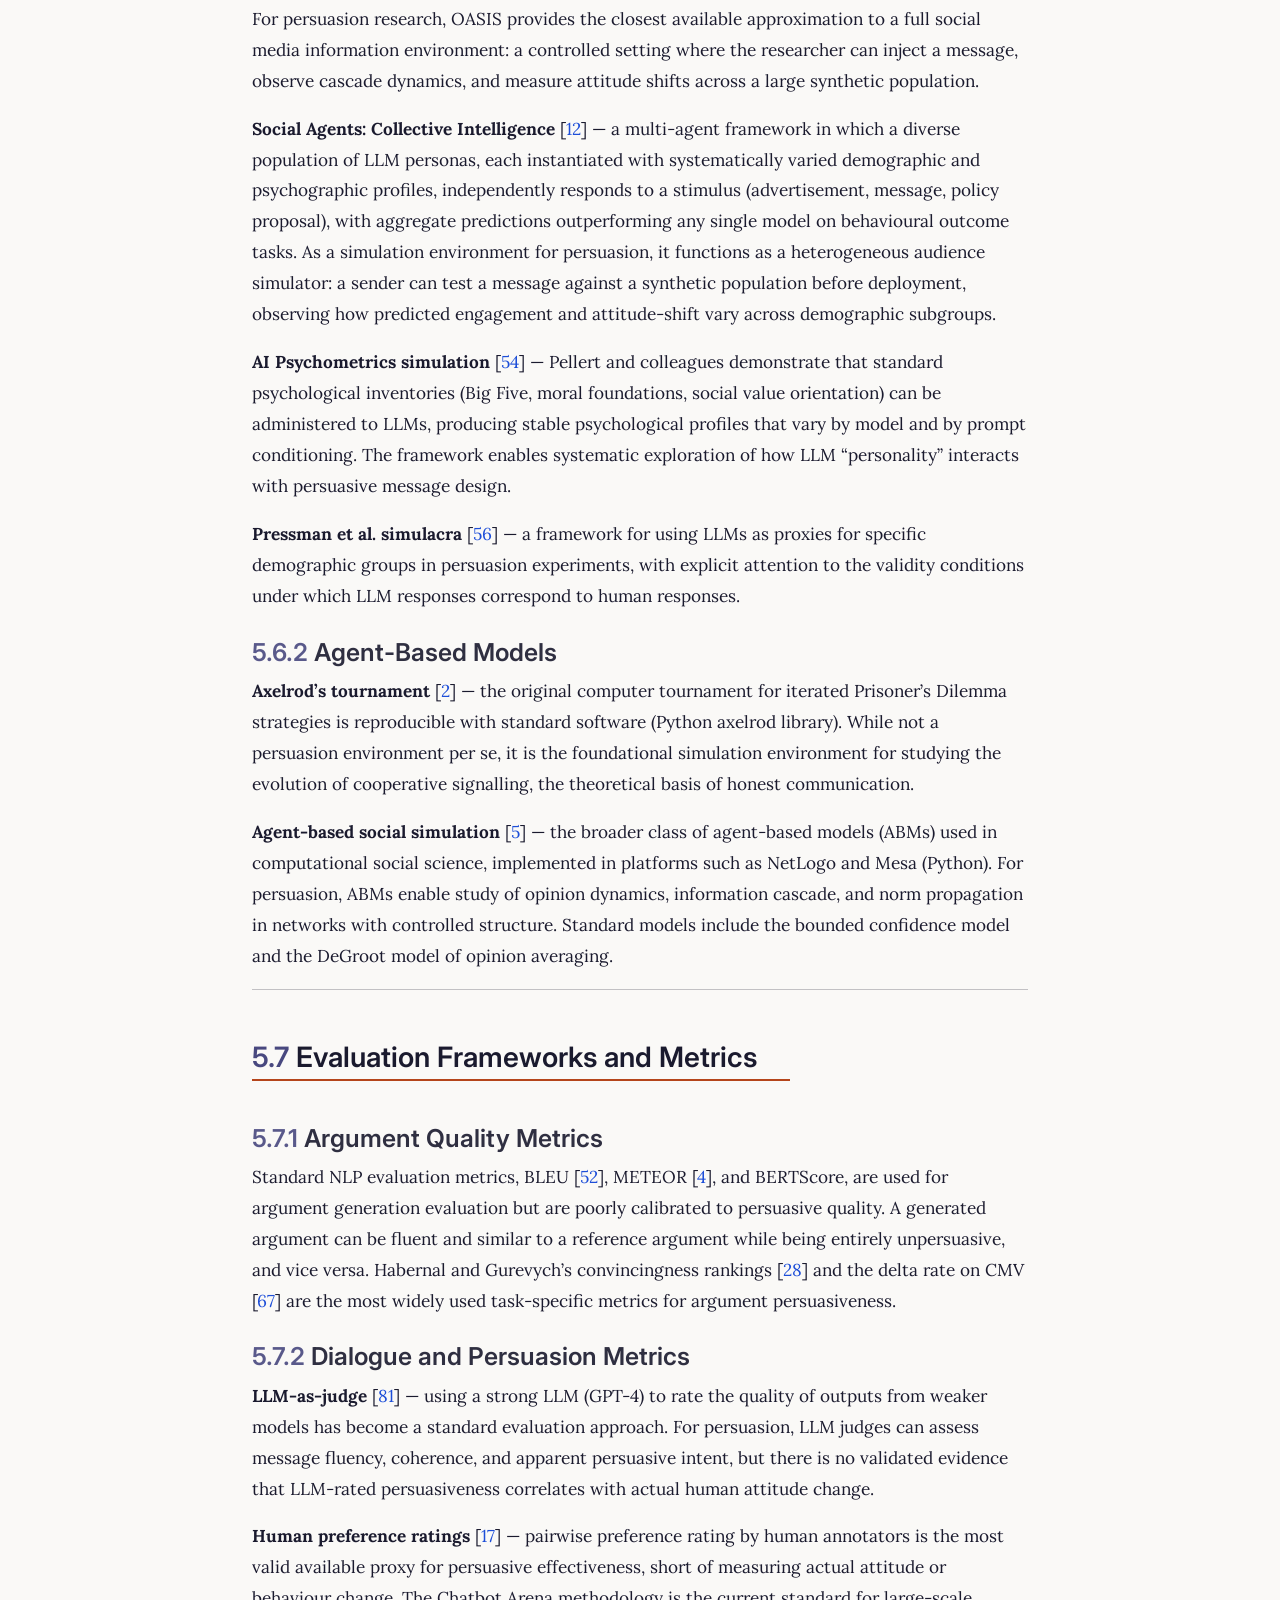
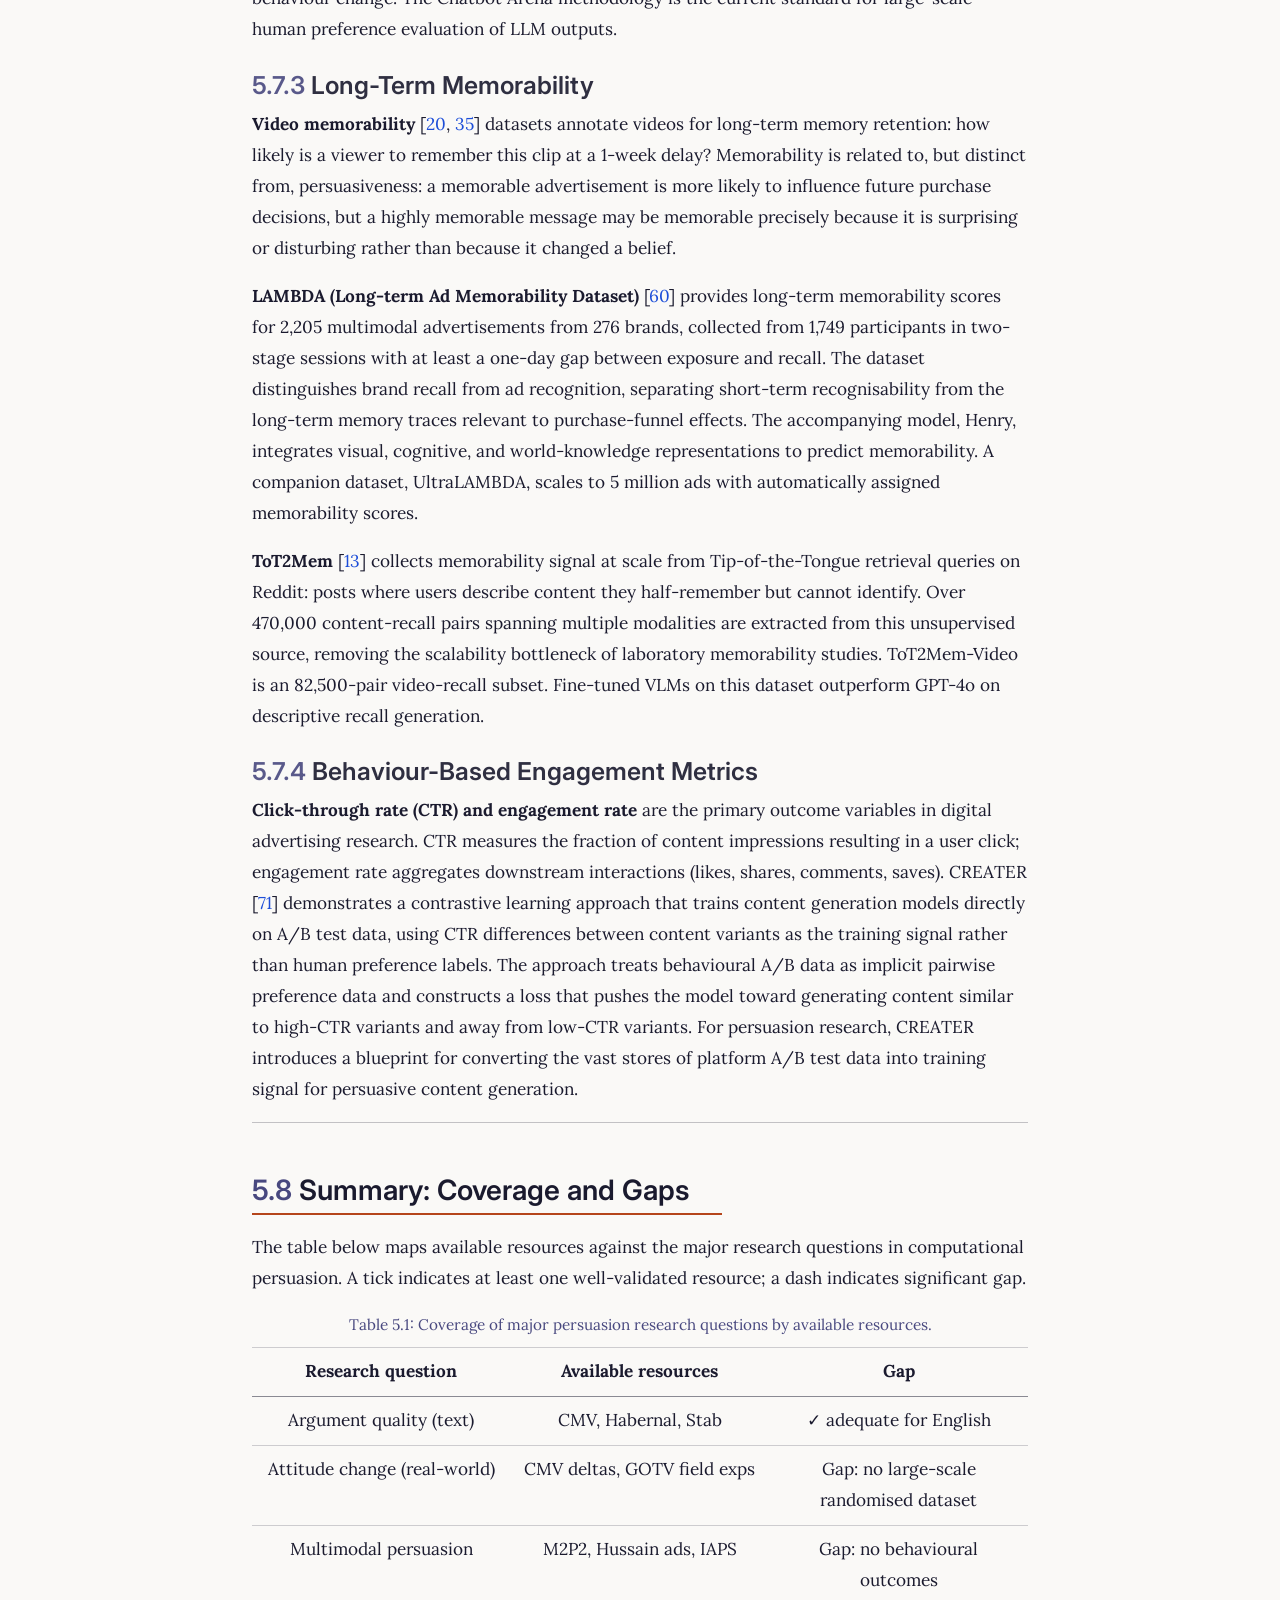
<file: chapters/06-resources.html>
<!DOCTYPE html>
<html xmlns="http://www.w3.org/1999/xhtml" lang="en" xml:lang="en"><head>

<meta charset="utf-8">
<meta name="generator" content="quarto-1.9.38">

<meta name="viewport" content="width=device-width, initial-scale=1.0, user-scalable=yes">

<meta name="description" content="Curated datasets, benchmarks, models, and tools for computational persuasion research. Includes argumentation corpora, ad effectiveness datasets, LLM persuasion benchmarks, personalisation frameworks, and simulation environments for studying influence at scale.">

<title>5&nbsp; Resources for Persuasion Research – Persuasion via Man and Machine</title>
<style>
/* Default styles provided by pandoc.
** See https://pandoc.org/MANUAL.html#variables-for-html for config info.
*/
code{white-space: pre-wrap;}
span.smallcaps{font-variant: small-caps;}
div.columns{display: flex; gap: min(4vw, 1.5em);}
div.column{flex: auto; overflow-x: auto;}
div.hanging-indent{margin-left: 1.5em; text-indent: -1.5em;}
ul.task-list{list-style: none;}
ul.task-list li input[type="checkbox"] {
  width: 0.8em;
  margin: 0 0.8em 0.2em -1em; /* quarto-specific, see https://github.com/quarto-dev/quarto-cli/issues/4556 */ 
  vertical-align: middle;
}
/* CSS for citations */
div.csl-bib-body { }
div.csl-entry {
  clear: both;
  margin-bottom: 0em;
}
.hanging-indent div.csl-entry {
  margin-left:2em;
  text-indent:-2em;
}
div.csl-left-margin {
  min-width:2em;
  float:left;
}
div.csl-right-inline {
  margin-left:2em;
  padding-left:1em;
}
div.csl-indent {
  margin-left: 2em;
}</style>


<script src="../site_libs/quarto-nav/quarto-nav.js"></script>
<script src="../site_libs/quarto-nav/headroom.min.js"></script>
<script src="../site_libs/clipboard/clipboard.min.js"></script>
<script src="../site_libs/quarto-search/autocomplete.umd.js"></script>
<script src="../site_libs/quarto-search/fuse.min.js"></script>
<script src="../site_libs/quarto-search/quarto-search.js"></script>
<meta name="quarto:offset" content="../">
<link href="../chapters/07-future.html" rel="next">
<link href="../chapters/05-digital-revolution.html" rel="prev">
<script src="../site_libs/quarto-html/quarto.js" type="module"></script>
<script src="../site_libs/quarto-html/tabsets/tabsets.js" type="module"></script>
<script src="../site_libs/quarto-html/popper.min.js"></script>
<script src="../site_libs/quarto-html/tippy.umd.min.js"></script>
<script src="../site_libs/quarto-html/anchor.min.js"></script>
<link href="../site_libs/quarto-html/tippy.css" rel="stylesheet">
<link href="../site_libs/quarto-html/quarto-syntax-highlighting-15634bcf2e68342d4ad2dfa704d543f6.css" rel="stylesheet" id="quarto-text-highlighting-styles">
<script src="../site_libs/bootstrap/bootstrap.min.js"></script>
<link href="../site_libs/bootstrap/bootstrap-icons.css" rel="stylesheet">
<link href="../site_libs/bootstrap/bootstrap-e6764b4904a9926479ad9410600181ea.min.css" rel="stylesheet" append-hash="true" id="quarto-bootstrap" data-mode="light">
<script id="quarto-search-options" type="application/json">{
  "location": "navbar",
  "copy-button": false,
  "collapse-after": 3,
  "panel-placement": "end",
  "type": "overlay",
  "limit": 50,
  "keyboard-shortcut": [
    "f",
    "/",
    "s"
  ],
  "show-item-context": false,
  "language": {
    "search-no-results-text": "No results",
    "search-matching-documents-text": "matching documents",
    "search-copy-link-title": "Copy link to search",
    "search-hide-matches-text": "Hide additional matches",
    "search-more-match-text": "more match in this document",
    "search-more-matches-text": "more matches in this document",
    "search-clear-button-title": "Clear",
    "search-text-placeholder": "",
    "search-detached-cancel-button-title": "Cancel",
    "search-submit-button-title": "Submit",
    "search-label": "Search"
  }
}</script>
<style>html{ scroll-behavior: smooth; }</style>
<script async="" src="https://hypothes.is/embed.js"></script>
<script>
  window.document.addEventListener("DOMContentLoaded", function (_event) {
    document.body.classList.add('hypothesis-enabled');
  });
</script>


<meta property="og:title" content="Persuasion via Man and Machine">
<meta property="og:description" content="A living review of the science and engineering of persuasion — from evolutionary biology to large language models.">
<meta property="og:image" content="https://yamanksingla.github.io/chapters/cover.png">
<meta property="og:site_name" content="Persuasion via Man and Machine">
<meta name="twitter:title" content="Persuasion via Man and Machine">
<meta name="twitter:description" content="A living review of the science and engineering of persuasion — from evolutionary biology to large language models.">
<meta name="twitter:image" content="https://yamanksingla.github.io/chapters/cover.png">
<meta name="twitter:card" content="summary_large_image">
</head>

<body class="nav-sidebar docked nav-fixed quarto-light">

<div id="quarto-search-results"></div>
  <header id="quarto-header" class="headroom fixed-top">
    <nav class="navbar navbar-expand-lg " data-bs-theme="dark">
      <div class="navbar-container container-fluid">
      <div class="navbar-brand-container mx-auto">
    <a class="navbar-brand" href="../index.html">
    <span class="navbar-title">Persuasion via Man and Machine</span>
    </a>
  </div>
            <div id="quarto-search" class="" title="Search"></div>
          <button class="navbar-toggler" type="button" data-bs-toggle="collapse" data-bs-target="#navbarCollapse" aria-controls="navbarCollapse" role="menu" aria-expanded="false" aria-label="Toggle navigation" onclick="if (window.quartoToggleHeadroom) { window.quartoToggleHeadroom(); }">
  <span class="navbar-toggler-icon"></span>
</button>
          <div class="collapse navbar-collapse" id="navbarCollapse">
            <ul class="navbar-nav navbar-nav-scroll ms-auto">
  <li class="nav-item compact">
    <a class="nav-link" href="https://yamanksingla.github.io/Persuasion-via-Man-and-Machine.pdf"> <i class="bi bi-file-earmark-pdf-fill" role="img" aria-label="Download PDF">
</i> 
<span class="menu-text"></span></a>
  </li>  
  <li class="nav-item compact">
    <a class="nav-link" href="https://sites.google.com/view/yaman-kumar/"> <i class="bi bi-globe" role="img">
</i> 
<span class="menu-text"></span></a>
  </li>  
  <li class="nav-item compact">
    <a class="nav-link" href="https://www.linkedin.com/in/yaman-kumar/"> <i class="bi bi-linkedin" role="img">
</i> 
<span class="menu-text"></span></a>
  </li>  
  <li class="nav-item compact">
    <a class="nav-link" href="https://twitter.com/yamanksingla"> <i class="bi bi-twitter" role="img">
</i> 
<span class="menu-text"></span></a>
  </li>  
  <li class="nav-item compact">
    <a class="nav-link" href="mailto:dr.yamankumar@gmail.com"> <i class="bi bi-envelope" role="img">
</i> 
<span class="menu-text"></span></a>
  </li>  
</ul>
          </div> <!-- /navcollapse -->
            <div class="quarto-navbar-tools">
    <a href="https://github.com/yamanksingla/yamanksingla.github.io" title="Source Code" class="quarto-navigation-tool px-1" aria-label="Source Code"><i class="bi bi-github"></i></a>
    <a href="../Persuasion-via-Man-and-Machine.pdf" title="Download PDF" class="quarto-navigation-tool px-1" aria-label="Download PDF"><i class="bi bi-file-pdf"></i></a>
</div>
      </div> <!-- /container-fluid -->
    </nav>
  <nav class="quarto-secondary-nav">
    <div class="container-fluid d-flex">
      <button type="button" class="quarto-btn-toggle btn" data-bs-toggle="collapse" role="button" data-bs-target=".quarto-sidebar-collapse-item" aria-controls="quarto-sidebar" aria-expanded="false" aria-label="Toggle sidebar navigation" onclick="if (window.quartoToggleHeadroom) { window.quartoToggleHeadroom(); }">
        <i class="bi bi-layout-text-sidebar-reverse"></i>
      </button>
        <nav class="quarto-page-breadcrumbs" aria-label="breadcrumb"><ol class="breadcrumb"><li class="breadcrumb-item"><a href="../chapters/06-resources.html"><span class="chapter-number">5</span>&nbsp; <span class="chapter-title">Resources for Persuasion Research</span></a></li></ol></nav>
        <a class="flex-grow-1" role="navigation" data-bs-toggle="collapse" data-bs-target=".quarto-sidebar-collapse-item" aria-controls="quarto-sidebar" aria-expanded="false" aria-label="Toggle sidebar navigation" onclick="if (window.quartoToggleHeadroom) { window.quartoToggleHeadroom(); }">      
        </a>
    </div>
  </nav>
</header>
<!-- content -->
<div id="quarto-content" class="quarto-container page-columns page-rows-contents page-layout-article page-navbar">
<!-- sidebar -->
  <nav id="quarto-sidebar" class="sidebar collapse collapse-horizontal quarto-sidebar-collapse-item sidebar-navigation docked overflow-auto">
    <div class="sidebar-menu-container"> 
    <ul class="list-unstyled mt-1">
        <li class="sidebar-item">
  <div class="sidebar-item-container"> 
  <a href="../index.html" class="sidebar-item-text sidebar-link">
 <span class="menu-text"><span class="chapter-number">1</span>&nbsp; <span class="chapter-title">Persuasion via Man and Machine</span></span></a>
  </div>
</li>
        <li class="sidebar-item">
  <div class="sidebar-item-container"> 
  <a href="../chapters/01-introduction.html" class="sidebar-item-text sidebar-link">
 <span class="menu-text"><span class="chapter-number">2</span>&nbsp; <span class="chapter-title">Introduction</span></span></a>
  </div>
</li>
        <li class="sidebar-item">
  <div class="sidebar-item-container"> 
  <a href="../chapters/02-evolution.html" class="sidebar-item-text sidebar-link">
 <span class="menu-text"><span class="chapter-number">3</span>&nbsp; <span class="chapter-title">Persuasion as a Major Transition in Evolution</span></span></a>
  </div>
</li>
        <li class="sidebar-item">
  <div class="sidebar-item-container"> 
  <a href="../chapters/05-digital-revolution.html" class="sidebar-item-text sidebar-link">
 <span class="menu-text"><span class="chapter-number">4</span>&nbsp; <span class="chapter-title">The Last Thirty Years: Data, Models, and Behavioural Science at Scale</span></span></a>
  </div>
</li>
        <li class="sidebar-item">
  <div class="sidebar-item-container"> 
  <a href="../chapters/06-resources.html" class="sidebar-item-text sidebar-link active">
 <span class="menu-text"><span class="chapter-number">5</span>&nbsp; <span class="chapter-title">Resources for Persuasion Research</span></span></a>
  </div>
</li>
        <li class="sidebar-item">
  <div class="sidebar-item-container"> 
  <a href="../chapters/07-future.html" class="sidebar-item-text sidebar-link">
 <span class="menu-text"><span class="chapter-number">6</span>&nbsp; <span class="chapter-title">Future Trends and Unsolved Questions</span></span></a>
  </div>
</li>
        <li class="sidebar-item">
  <div class="sidebar-item-container"> 
  <a href="../chapters/references.html" class="sidebar-item-text sidebar-link">
 <span class="menu-text"><span class="chapter-number">7</span>&nbsp; <span class="chapter-title">References</span></span></a>
  </div>
</li>
    </ul>
    </div>
</nav>
<div id="quarto-sidebar-glass" class="quarto-sidebar-collapse-item" data-bs-toggle="collapse" data-bs-target=".quarto-sidebar-collapse-item"></div>
<!-- margin-sidebar -->
    <div id="quarto-margin-sidebar" class="sidebar margin-sidebar">
        <nav id="TOC" role="doc-toc" class="toc-active">
    <h2 id="toc-title">Table of contents</h2>
   
  <ul>
  <li><a href="#sec-text-data" id="toc-sec-text-data" class="nav-link active" data-scroll-target="#sec-text-data"><span class="header-section-number">5.1</span> Text Corpora and Argument Quality</a>
  <ul class="collapse">
  <li><a href="#argument-mining-datasets" id="toc-argument-mining-datasets" class="nav-link" data-scroll-target="#argument-mining-datasets"><span class="header-section-number">5.1.1</span> Argument Mining Datasets</a></li>
  <li><a href="#social-media-and-propagation" id="toc-social-media-and-propagation" class="nav-link" data-scroll-target="#social-media-and-propagation"><span class="header-section-number">5.1.2</span> Social Media and Propagation</a></li>
  <li><a href="#language-generation-and-quality" id="toc-language-generation-and-quality" class="nav-link" data-scroll-target="#language-generation-and-quality"><span class="header-section-number">5.1.3</span> Language Generation and Quality</a></li>
  </ul></li>
  <li><a href="#sec-multimodal-data" id="toc-sec-multimodal-data" class="nav-link" data-scroll-target="#sec-multimodal-data"><span class="header-section-number">5.2</span> Multimodal Advertising and Emotion</a>
  <ul class="collapse">
  <li><a href="#advertising-datasets" id="toc-advertising-datasets" class="nav-link" data-scroll-target="#advertising-datasets"><span class="header-section-number">5.2.1</span> Advertising Datasets</a></li>
  <li><a href="#emotion-datasets" id="toc-emotion-datasets" class="nav-link" data-scroll-target="#emotion-datasets"><span class="header-section-number">5.2.2</span> Emotion Datasets</a></li>
  <li><a href="#behaviour-signal-advertising-datasets" id="toc-behaviour-signal-advertising-datasets" class="nav-link" data-scroll-target="#behaviour-signal-advertising-datasets"><span class="header-section-number">5.2.3</span> Behaviour-Signal Advertising Datasets</a></li>
  </ul></li>
  <li><a href="#sec-eyetracking" id="toc-sec-eyetracking" class="nav-link" data-scroll-target="#sec-eyetracking"><span class="header-section-number">5.3</span> Eye-Tracking and Attention</a>
  <ul class="collapse">
  <li><a href="#reading-corpora" id="toc-reading-corpora" class="nav-link" data-scroll-target="#reading-corpora"><span class="header-section-number">5.3.1</span> Reading Corpora</a></li>
  <li><a href="#scene-viewing-and-advertisement-attention" id="toc-scene-viewing-and-advertisement-attention" class="nav-link" data-scroll-target="#scene-viewing-and-advertisement-attention"><span class="header-section-number">5.3.2</span> Scene Viewing and Advertisement Attention</a></li>
  </ul></li>
  <li><a href="#sec-social-data" id="toc-sec-social-data" class="nav-link" data-scroll-target="#sec-social-data"><span class="header-section-number">5.4</span> Social Science and Behavioural Datasets</a>
  <ul class="collapse">
  <li><a href="#survey-and-panel-data" id="toc-survey-and-panel-data" class="nav-link" data-scroll-target="#survey-and-panel-data"><span class="header-section-number">5.4.1</span> Survey and Panel Data</a></li>
  <li><a href="#experimental-persuasion-records" id="toc-experimental-persuasion-records" class="nav-link" data-scroll-target="#experimental-persuasion-records"><span class="header-section-number">5.4.2</span> Experimental Persuasion Records</a></li>
  </ul></li>
  <li><a href="#sec-models" id="toc-sec-models" class="nav-link" data-scroll-target="#sec-models"><span class="header-section-number">5.5</span> Pre-Trained Models and APIs</a>
  <ul class="collapse">
  <li><a href="#language-models" id="toc-language-models" class="nav-link" data-scroll-target="#language-models"><span class="header-section-number">5.5.1</span> Language Models</a></li>
  <li><a href="#vision-language-models" id="toc-vision-language-models" class="nav-link" data-scroll-target="#vision-language-models"><span class="header-section-number">5.5.2</span> Vision-Language Models</a></li>
  <li><a href="#multimodal-processing-tools" id="toc-multimodal-processing-tools" class="nav-link" data-scroll-target="#multimodal-processing-tools"><span class="header-section-number">5.5.3</span> Multimodal Processing Tools</a></li>
  </ul></li>
  <li><a href="#sec-simulation-envs" id="toc-sec-simulation-envs" class="nav-link" data-scroll-target="#sec-simulation-envs"><span class="header-section-number">5.6</span> Simulation Environments</a>
  <ul class="collapse">
  <li><a href="#llm-based-population-simulation" id="toc-llm-based-population-simulation" class="nav-link" data-scroll-target="#llm-based-population-simulation"><span class="header-section-number">5.6.1</span> LLM-Based Population Simulation</a></li>
  <li><a href="#agent-based-models" id="toc-agent-based-models" class="nav-link" data-scroll-target="#agent-based-models"><span class="header-section-number">5.6.2</span> Agent-Based Models</a></li>
  </ul></li>
  <li><a href="#sec-metrics" id="toc-sec-metrics" class="nav-link" data-scroll-target="#sec-metrics"><span class="header-section-number">5.7</span> Evaluation Frameworks and Metrics</a>
  <ul class="collapse">
  <li><a href="#argument-quality-metrics" id="toc-argument-quality-metrics" class="nav-link" data-scroll-target="#argument-quality-metrics"><span class="header-section-number">5.7.1</span> Argument Quality Metrics</a></li>
  <li><a href="#dialogue-and-persuasion-metrics" id="toc-dialogue-and-persuasion-metrics" class="nav-link" data-scroll-target="#dialogue-and-persuasion-metrics"><span class="header-section-number">5.7.2</span> Dialogue and Persuasion Metrics</a></li>
  <li><a href="#long-term-memorability" id="toc-long-term-memorability" class="nav-link" data-scroll-target="#long-term-memorability"><span class="header-section-number">5.7.3</span> Long-Term Memorability</a></li>
  <li><a href="#behaviour-based-engagement-metrics" id="toc-behaviour-based-engagement-metrics" class="nav-link" data-scroll-target="#behaviour-based-engagement-metrics"><span class="header-section-number">5.7.4</span> Behaviour-Based Engagement Metrics</a></li>
  </ul></li>
  <li><a href="#summary-coverage-and-gaps" id="toc-summary-coverage-and-gaps" class="nav-link" data-scroll-target="#summary-coverage-and-gaps"><span class="header-section-number">5.8</span> Summary: Coverage and Gaps</a></li>
  </ul>
<div class="toc-actions"><ul><li><a href="https://github.com/yamanksingla/yamanksingla.github.io/edit/main/chapters/06-resources.qmd" class="toc-action"><i class="bi bi-github"></i>Edit this page</a></li><li><a href="https://github.com/yamanksingla/yamanksingla.github.io/issues/new" class="toc-action"><i class="bi empty"></i>Report an issue</a></li></ul></div></nav>
    </div>
<!-- main -->
<main class="content" id="quarto-document-content">

<header id="title-block-header" class="quarto-title-block default">
<div class="quarto-title">
<h1 class="title"><span class="chapter-number">5</span>&nbsp; <span class="chapter-title">Resources for Persuasion Research</span></h1>
</div>



<div class="quarto-title-meta">

    
  
    
  </div>
  


</header>


<div class="callout callout-style-default callout-note callout-titled">
<div class="callout-header d-flex align-content-center">
<div class="callout-icon-container">
<i class="callout-icon"></i>
</div>
<div class="callout-title-container flex-fill">
<span class="screen-reader-only">Note</span>Chapter Overview
</div>
</div>
<div class="callout-body-container callout-body">
<p>This chapter catalogues the datasets, benchmarks, simulation environments, and computational tools available to persuasion researchers. Resources are grouped by type: text corpora and argument quality benchmarks; multimodal advertising and emotion datasets; eye-tracking and attention corpora; social media and behavioural datasets; pre-trained models relevant to persuasion tasks; and simulation environments. Each entry includes the resource’s scope, size where known, the primary task it was designed for, and known limitations for persuasion research.</p>
</div>
</div>
<div class="callout callout-style-default callout-caution callout-titled">
<div class="callout-header d-flex align-content-center">
<div class="callout-icon-container">
<i class="callout-icon"></i>
</div>
<div class="callout-title-container flex-fill">
<span class="screen-reader-only">Caution</span>Living chapter
</div>
</div>
<div class="callout-body-container callout-body">
<p>Entries are added as the field evolves. To suggest a resource, open an issue on <a href="https://github.com/yamanksingla/yamanksingla.github.io/issues">GitHub</a>.</p>
</div>
</div>
<p>Computational persuasion research sits at the intersection of natural language processing, computer vision, social psychology, and behavioural economics. Each of those fields has produced its own data infrastructure, and those datasets were rarely designed with persuasion as the primary target. The result is a fragmented resource landscape: strong coverage of some phenomena (argument structure, sentiment, eye movements during reading) and almost none for others (longitudinal attitude change, cross-cultural message effectiveness, behavioural outcomes of AI-generated content). This chapter maps what exists and where the gaps are.</p>
<section id="sec-text-data" class="level2" data-number="5.1">
<h2 data-number="5.1" class="anchored" data-anchor-id="sec-text-data"><span class="header-section-number">5.1</span> Text Corpora and Argument Quality</h2>
<section id="argument-mining-datasets" class="level3" data-number="5.1.1">
<h3 data-number="5.1.1" class="anchored" data-anchor-id="argument-mining-datasets"><span class="header-section-number">5.1.1</span> Argument Mining Datasets</h3>
<p><strong>What makes a convincing argument</strong> <span class="citation" data-cites="habernal2016makes">[<a href="references.html#ref-habernal2016makes" role="doc-biblioref">28</a>]</span> is the foundational dataset for computational argument quality research. Habernal and Gurevych collected 16,000 argument pairs from online debate platforms (ConvinceMe.net, iDebate.org, CreatedDebate.com), crowd-annotated for relative convincingness. Each pair presents two arguments on the same topic; annotators judged which was more convincing and why. The corpus also includes 9,111 argumentative sentences annotated for 15 attributes of convincingness, including specificity, emotional appeal, and use of evidence. Limitation: convincingness ratings are from crowdworkers reading in an artificial comparison context, not from people who were actually persuaded to change a position.</p>
<p><strong>Persuasion of the Undecided</strong> <span class="citation" data-cites="longpre2019persuasion">[<a href="references.html#ref-longpre2019persuasion" role="doc-biblioref">45</a>]</span> focuses on a practically important population: individuals who report no strong position on a debate topic. The dataset contains crowd-annotated argument pairs from the same debate platforms, filtered for pairs involving undecided evaluators. Because persuasion of the already-committed is structurally different from persuasion of the undecided, this resource targets a distinct phenomenon.</p>
<p><strong>What makes a convincing argument: Cross-Lingual</strong> <span class="citation" data-cites="barrett-etal-2016-cross">[<a href="references.html#ref-barrett-etal-2016-cross" role="doc-biblioref">6</a>]</span> extends the Habernal and Gurevych framework to German, providing one of the few argument quality datasets outside English. The corpus enables, at least in principle, cross-lingual comparisons of argument strength, though the translational mapping of persuasive norms across languages is itself an open research question.</p>
<p><strong>CMV (Change My View) corpus</strong> from Reddit <span class="citation" data-cites="tan2016winning">[<a href="references.html#ref-tan2016winning" role="doc-biblioref">67</a>]</span> contains 3,461 OP-reply pairs from the r/ChangeMyView subreddit, where the original poster (OP) explicitly asked to have their view challenged. The key annotation is whether the OP subsequently awarded a delta (acknowledging their view was changed). This makes it one of the few large-scale datasets where actual attitude change, rather than rated convincingness, is the outcome variable. Tan and colleagues showed that stylistic features, use of hedges, argument length, lexical diversity, and specific discourse markers, predict delta awards. Limitation: the CMV population is self-selected for willingness to be persuaded, and delta awards measure acknowledgement of a good argument rather than durable belief change.</p>
<p><strong>ChangeMyView Threads</strong> <span class="citation" data-cites="durmus-cardie-2018-exploring">[<a href="references.html#ref-durmus-cardie-2018-exploring" role="doc-biblioref">25</a>]</span> extend the basic CMV resource by including full thread structure, enabling analysis of how the social dynamics of a discussion thread (who responds, in what order, with what framing) affect persuasive outcomes beyond argument content alone.</p>
<p><strong>Argument quality annotations</strong> <span class="citation" data-cites="stab2014annotating stab2017parsing">[<a href="references.html#ref-stab2014annotating" role="doc-biblioref">65</a>, <a href="references.html#ref-stab2017parsing" role="doc-biblioref">66</a>]</span> from Stab and Gurevych provide a 402-essay corpus with fine-grained annotation of argument components (major claim, claim, premise) and argumentative relations (support, attack). The corpus enables training and evaluation of systems that identify argument structure rather than just argument quality. Limitation: essays were written by students and crowdworkers under controlled conditions; the argument structure of spontaneous persuasive speech or social media is substantially messier.</p>
<p><strong>Debate speech persuasion</strong> — the IBM Project Debater datasets <span class="citation" data-cites="wachsmuth2017computational hadoux2021strategic">[<a href="references.html#ref-hadoux2021strategic" role="doc-biblioref">29</a>, <a href="references.html#ref-wachsmuth2017computational" role="doc-biblioref">69</a>]</span> provide argumentative essays and structured debate transcripts with quality and persuasiveness annotations. Several of these datasets include <em>listening audience</em> persuasion scores, making them closer to a ground-truth persuasion signal than crowdworker quality ratings.</p>
</section>
<section id="social-media-and-propagation" class="level3" data-number="5.1.2">
<h3 data-number="5.1.2" class="anchored" data-anchor-id="social-media-and-propagation"><span class="header-section-number">5.1.2</span> Social Media and Propagation</h3>
<p><strong>Reddit corpus</strong> <span class="citation" data-cites="baumgartner2020pushshift">[<a href="references.html#ref-baumgartner2020pushshift" role="doc-biblioref">7</a>]</span> via Pushshift provides a comprehensive snapshot of Reddit (posts, comments, scores, metadata) across all subreddits from Reddit’s founding through the collection date. At petabyte scale, this is the largest publicly available corpus of human discussion online. For persuasion research it enables analysis of: upvote dynamics, comment framing, community norm transmission, and longitudinal linguistic patterns across communities. Limitation: Reddit’s demographic skew (predominantly male, English-speaking, Western) limits generalisability.</p>
<p><strong>Enron email corpus</strong> <span class="citation" data-cites="klimt2004enron">[<a href="references.html#ref-klimt2004enron" role="doc-biblioref">40</a>]</span> contains approximately 600,000 emails from 158 employees of the Enron Corporation, including internal communications that span normal business correspondence, persuasive exchanges, and crisis communication under legal and commercial pressure. It remains a standard benchmark for email classification and, more broadly, for studying persuasion in professional contexts. Limitation: data is from a single organisation under extraordinary circumstances (a corporate fraud case); the communication patterns may not generalise.</p>
<p><strong>Twitter retweet prediction</strong> <span class="citation" data-cites="wang2018retweet petrovic2011rt">[<a href="references.html#ref-petrovic2011rt" role="doc-biblioref">55</a>, <a href="references.html#ref-wang2018retweet" role="doc-biblioref">70</a>]</span> datasets link tweet content and social features to propagation outcomes. Retweet count is a noisy proxy for persuasiveness (content spreads for reasons unrelated to belief change), but propagation datasets are among the few resources that connect message content to real-world dissemination behaviour at scale.</p>
<p><strong>ChangeMyView with linguistic cues</strong> <span class="citation" data-cites="danescu2012you danescu2012echoes">[<a href="references.html#ref-danescu2012echoes" role="doc-biblioref">21</a>, <a href="references.html#ref-danescu2012you" role="doc-biblioref">22</a>]</span> — Danescu-Niculescu-Mizil and colleagues studied how linguistic accommodation and memorable phrasing predict conversational outcomes. These corpora, while not exclusively about persuasion, are standard references for the study of how language form, syntax, register, and hedging, shapes social influence alongside content.</p>
</section>
<section id="language-generation-and-quality" class="level3" data-number="5.1.3">
<h3 data-number="5.1.3" class="anchored" data-anchor-id="language-generation-and-quality"><span class="header-section-number">5.1.3</span> Language Generation and Quality</h3>
<p><strong>BooksCorpus</strong> and <strong>Common Crawl</strong> (used in pre-training BERT <span class="citation" data-cites="devlin2019bert">[<a href="references.html#ref-devlin2019bert" role="doc-biblioref">23</a>]</span> and GPT-3 <span class="citation" data-cites="brown2020language">[<a href="references.html#ref-brown2020language" role="doc-biblioref">16</a>]</span>) yield pre-trained models that form the backbone of most contemporary computational persuasion systems. Understanding what these corpora contain, and what they over-represent, is relevant for understanding the biases in downstream persuasion models.</p>
<p><strong>Social Chemistry 101</strong> <span class="citation" data-cites="forbesetal2020social">[<a href="references.html#ref-forbesetal2020social" role="doc-biblioref">26</a>]</span> contains 292,000 rules of thumb describing social norms (“it’s rude to interrupt someone”) with 4.5 million human judgements on situational variation. This resource enables modelling of norm-based persuasion: arguments that appeal to social expectations rather than factual evidence.</p>
<hr>
</section>
</section>
<section id="sec-multimodal-data" class="level2" data-number="5.2">
<h2 data-number="5.2" class="anchored" data-anchor-id="sec-multimodal-data"><span class="header-section-number">5.2</span> Multimodal Advertising and Emotion</h2>
<section id="advertising-datasets" class="level3" data-number="5.2.1">
<h3 data-number="5.2.1" class="anchored" data-anchor-id="advertising-datasets"><span class="header-section-number">5.2.1</span> Advertising Datasets</h3>
<p><strong>Hussain et al.&nbsp;(2017) Advertisement Dataset</strong> <span class="citation" data-cites="hussain2017automatic">[<a href="references.html#ref-hussain2017automatic" role="doc-biblioref">34</a>]</span> contains 64,832 image advertisements from Ads of the World, annotated for sentiment, topic, and persuasion strategy. It is the largest publicly available image advertising corpus, and the annotations include persuasion strategy labels derived from Aristotle’s three appeals (ethos, pathos, logos), making it directly relevant to classical persuasion theory. Limitation: images only, no video; annotations were produced by a small expert panel.</p>
<p><strong>ADVISE (Symbolism and External Knowledge)</strong> <span class="citation" data-cites="ye2018advise">[<a href="references.html#ref-ye2018advise" role="doc-biblioref">79</a>]</span> provides 3,587 advertisements annotated for symbolic content: the non-literal visual associations that carry persuasive meaning (a car advertisement showing a mountain road evokes freedom, not geography). Symbolic annotation requires cultural knowledge; the dataset reflects primarily Western advertising norms.</p>
<p><strong>Visual Rhetoric in Advertisements</strong> <span class="citation" data-cites="ye2019interpreting">[<a href="references.html#ref-ye2019interpreting" role="doc-biblioref">78</a>]</span> annotates a subset of advertisements for rhetorical figures, metaphor, hyperbole, and irony, in visual form. A visual metaphor argues analogically through juxtaposition of two unlike images; the dataset enables training systems to recognise this fundamentally persuasive structure.</p>
<p><strong>M2P2: Multimodal Persuasion Prediction</strong> <span class="citation" data-cites="bai2021m2p2">[<a href="references.html#ref-bai2021m2p2" role="doc-biblioref">3</a>]</span> pairs image, text, and audio features from advertisements with crowd-rated persuasiveness scores. The dataset covers 535 distinct advertisements across a range of product categories, with ratings from Amazon Mechanical Turk workers. M2P2 is currently the most complete multimodal persuasion benchmark available, enabling systematic comparison of unimodal versus multimodal persuasion models. Limitation: ratings measure predicted persuasiveness rather than actual behaviour change; the rater pool is WEIRD-skewed.</p>
<p><strong>Image and Text Persuasion</strong> <span class="citation" data-cites="zhang2018equal">[<a href="references.html#ref-zhang2018equal" role="doc-biblioref">80</a>]</span> provides experimental data on how the relationship between image and text in an advertisement affects overall persuasive impact. The key finding, that redundant image-text pairs are less persuasive than complementary ones, is supported by the corpus and has direct implications for automated advertisement generation.</p>
<p><strong>Audio Persuasion</strong> <span class="citation" data-cites="singla2022audio">[<a href="references.html#ref-singla2022audio" role="doc-biblioref">64</a>]</span> extends persuasion analysis to the acoustic channel, examining how prosodic features, speaking rate, and vocal affect modulate the persuasive impact of spoken messages.</p>
<p><strong>A Video Is Worth 4096 Tokens</strong> <span class="citation" data-cites="bhattacharyya2023video">[<a href="references.html#ref-bhattacharyya2023video" role="doc-biblioref">10</a>]</span> addresses the bottleneck of video analysis at scale by verbalising advertisement videos into coherent text narratives using a pipeline of keyframe captioning (BLIP-2), OCR, automatic speech recognition, and brand metadata retrieval, followed by LLM-based story synthesis. The resulting text stories are evaluated on five benchmark datasets across fifteen video understanding tasks — emotion classification, topic classification, and persuasion strategy identification. The paper also releases the first annotated dataset of persuasion strategies in video advertisements. The zero-shot approach outperforms supervised video understanding baselines on four of the five datasets.</p>
</section>
<section id="emotion-datasets" class="level3" data-number="5.2.2">
<h3 data-number="5.2.2" class="anchored" data-anchor-id="emotion-datasets"><span class="header-section-number">5.2.2</span> Emotion Datasets</h3>
<p><strong>International Affective Picture System (IAPS)</strong> <span class="citation" data-cites="mikels2005emotional">[<a href="references.html#ref-mikels2005emotional" role="doc-biblioref">49</a>]</span> contains 1,182 standardised emotional images rated on valence, arousal, and dominance by US undergraduate samples. IAPS is the oldest and most widely cited emotional image database; it has been used as a reference standard for affective computing for over three decades. Limitation: images are dated (many from the 1990s), the sample is exclusively American, and the valence/arousal/dominance model captures only a fraction of emotional complexity.</p>
<p><strong>EmoSet</strong> <span class="citation" data-cites="yang2023emoset">[<a href="references.html#ref-yang2023emoset" role="doc-biblioref">75</a>]</span> is a large-scale visual emotion dataset containing 3.3 million images annotated with eight discrete emotion categories (amusement, awe, contentment, excitement, anger, disgust, fear, sadness), brightness, colorfulness, scene type, and object presence. The dataset was constructed to enable models that connect low-level visual features to high-level emotional responses, with a scope three orders of magnitude larger than IAPS.</p>
<p><strong>eMotions</strong> <span class="citation" data-cites="wu2023emotions">[<a href="references.html#ref-wu2023emotions" role="doc-biblioref">73</a>]</span> focuses on short video clips, providing frame-level and clip-level emotion annotations across a large corpus of social media video. For persuasion research, short-form video is increasingly the dominant format for political advertising, public health messaging, and commercial persuasion.</p>
<p><strong>BAM! (Behance Artistic Media)</strong> <span class="citation" data-cites="wilber2017bam">[<a href="references.html#ref-wilber2017bam" role="doc-biblioref">72</a>]</span> provides semantic and emotional annotations of artistic images, enabling the study of persuasive communication in non-photographic, stylised visual content. It is particularly relevant for branded content and design-driven advertising.</p>
<p><strong>Affect in images and text</strong> <span class="citation" data-cites="machajdik2010affective">[<a href="references.html#ref-machajdik2010affective" role="doc-biblioref">47</a>]</span> provides colour and texture feature annotations linked to emotional response, grounding affective computing models in low-level visual properties.</p>
</section>
<section id="behaviour-signal-advertising-datasets" class="level3" data-number="5.2.3">
<h3 data-number="5.2.3" class="anchored" data-anchor-id="behaviour-signal-advertising-datasets"><span class="header-section-number">5.2.3</span> Behaviour-Signal Advertising Datasets</h3>
<p>The datasets above primarily annotate <em>content features</em> of persuasive material. A complementary line of work uses real behavioural outcomes, clicks, likes, and engagement, as labels, connecting message features to audience response.</p>
<p><strong>Persuasion Strategies in Advertisements</strong> <span class="citation" data-cites="kumar2023persuasion">[<a href="references.html#ref-kumar2023persuasion" role="doc-biblioref">41</a>]</span> provides a taxonomy of 21 persuasion strategies used by brands, appeals to authority, social proof, scarcity, reciprocity, analogical reasoning, among others, together with a large image advertisement dataset annotated with those strategy labels. The annotation scheme is derived from marketing and rhetoric literature and applied to advertisements collected from public platforms. The dataset is used as a ground-truth resource in several downstream works on automatic persuasion strategy identification in video <span class="citation" data-cites="bhattacharyya2023video">[<a href="references.html#ref-bhattacharyya2023video" role="doc-biblioref">10</a>]</span>.</p>
<p><strong>BoigBench</strong> <span class="citation" data-cites="khurana2023boig">[<a href="references.html#ref-khurana2023boig" role="doc-biblioref">38</a>]</span> is a benchmark for behaviour-optimised image generation, containing advertisement images paired with real engagement signals (likes, shares, click-through rates) collected from social media. It supports evaluation of generative models on the task of producing images predicted to drive higher user engagement. Two baseline models accompany the benchmark: BoigLLM, which conditions a language model on engagement history to select among candidate images, and BoigSD, a Stable Diffusion variant fine-tuned with engagement as the reward signal.</p>
<p><strong>ALPHA / ALPHA50M</strong> <span class="citation" data-cites="bhattacharyya2025alpha">[<a href="references.html#ref-bhattacharyya2025alpha" role="doc-biblioref">11</a>]</span> aligns LLMs to advertisement engagement data. ALPHA is trained on engagement signals, likes, comments, and shares, collected from real social media ad campaigns, producing a model that predicts and generates content optimised for behavioural response rather than human preference ratings. ALPHA50M extends this to 50 million ad-engagement pairs. The approach introduces <em>behavioural alignment</em> as distinct from standard RLHF: the reward signal comes from observed audience behaviour rather than human annotator preferences.</p>
<p><strong>SPRO (Self-Play Reward Optimisation)</strong> <span class="citation" data-cites="jha2025spro">[<a href="references.html#ref-jha2025spro" role="doc-biblioref">36</a>]</span> applies self-play reinforcement learning to diffusion-based image generation, using ad engagement data as the reward. The method alternates between generating candidate images and selecting higher-performing outputs via a reward model trained on behavioural data, progressively improving the engagement profile of generated advertising images over standard supervised fine-tuning baselines.</p>
<p><strong>MEMENTO</strong> <span class="citation" data-cites="ojha2026memento">[<a href="references.html#ref-ojha2026memento" role="doc-biblioref">50</a>]</span> uses web-scale data (web pages, their associated advertisements, and implicit engagement signals from web interactions) as a learning signal for low-data advertising domains. The approach does not require manually annotated training sets for each new domain; instead, the model learns domain-appropriate content features from the distribution of web content encountered in natural browsing. Particularly relevant for advertisers in specialised verticals where labelled ad-engagement data is scarce.</p>
<hr>
</section>
</section>
<section id="sec-eyetracking" class="level2" data-number="5.3">
<h2 data-number="5.3" class="anchored" data-anchor-id="sec-eyetracking"><span class="header-section-number">5.3</span> Eye-Tracking and Attention</h2>
<p>Eye movements during reading and scene viewing provide a window into cognitive processing that self-reports cannot. For persuasion research, eye-tracking data reveals what receivers actually attend to, distinct from what they report attending to.</p>
<section id="reading-corpora" class="level3" data-number="5.3.1">
<h3 data-number="5.3.1" class="anchored" data-anchor-id="reading-corpora"><span class="header-section-number">5.3.1</span> Reading Corpora</h3>
<p><strong>Dundee Corpus</strong> contains eye movements from 10 participants reading 20 newspaper articles (~51,000 words), recorded with full-paragraph context. It is a standard benchmark for models predicting reading time as a function of linguistic features (frequency, surprisal, syntactic complexity). Reading time is a proxy for processing effort, which in turn predicts encoding depth.</p>
<p><strong>Provo Corpus</strong> <span class="citation" data-cites="luke2018provo">[<a href="references.html#ref-luke2018provo" role="doc-biblioref">46</a>]</span> provides eye-tracking and self-paced reading data for 55 texts (~2,700 words each), with cloze probability norms for each word position. Its combination of oculomotor data and predictability norms makes it the richest available resource for studying how expectation violation (a core mechanism of persuasive surprise) affects processing.</p>
<p><strong>CELER</strong> <span class="citation" data-cites="berzak2022celer">[<a href="references.html#ref-berzak2022celer" role="doc-biblioref">9</a>]</span> contains 365 participants reading 5,000 sentences in both native English and as L2 English learners, with concurrent eye-tracking. Its scale enables statistical modelling of individual differences in reading, relevant for personalised persuasion research that wants to account for varying processing depths across recipients.</p>
<p><strong>CMCL Shared Task Corpora</strong> <span class="citation" data-cites="hollenstein2022cmcl hollenstein-etal-2021-cmcl">[<a href="references.html#ref-hollenstein-etal-2021-cmcl" role="doc-biblioref">32</a>, <a href="references.html#ref-hollenstein2022cmcl" role="doc-biblioref">33</a>]</span> provide eye-tracking data integrated with NLP benchmarks, enabling direct comparison of human reading patterns with model attention patterns.</p>
</section>
<section id="scene-viewing-and-advertisement-attention" class="level3" data-number="5.3.2">
<h3 data-number="5.3.2" class="anchored" data-anchor-id="scene-viewing-and-advertisement-attention"><span class="header-section-number">5.3.2</span> Scene Viewing and Advertisement Attention</h3>
<p><strong>Human Attention in Image Captioning</strong> <span class="citation" data-cites="he2019human">[<a href="references.html#ref-he2019human" role="doc-biblioref">30</a>]</span> links eye-tracking data during image captioning to the saliency maps produced by neural captioning models. For persuasion, the dataset enables analysis of whether model attention aligns with human attention during the processing of complex visual scenes.</p>
<p><strong>Scanpath datasets</strong> — <strong>ScanGAN360</strong> <span class="citation" data-cites="ScanGAN360">[<a href="references.html#ref-ScanGAN360" role="doc-biblioref">48</a>]</span>, <strong>ScanpathNet</strong> <span class="citation" data-cites="de2022scanpathnet">[<a href="references.html#ref-de2022scanpathnet" role="doc-biblioref">8</a>]</span>, and <strong>ScanPathApp1</strong> provide scanpath (sequence of fixations over time) data during scene viewing, enabling models that predict where people look, in what order, and for how long. Scanpath prediction is relevant to understanding the temporal unfolding of attention during advertisement processing.</p>
<p><strong>Eye-tracking in NLP benchmarks</strong> — the ZuCo <span class="citation" data-cites="hollenstein2019advancing">[<a href="references.html#ref-hollenstein2019advancing" role="doc-biblioref">31</a>]</span> and related datasets provide simultaneous EEG and eye-tracking during reading of sentences with various complexity levels. These enable study of neural processing correlates of linguistic difficulty, with implications for message design.</p>
<p><strong>Gaze embeddings for zero-shot classification</strong> — Karessli et al. <span class="citation" data-cites="karessli2017gaze">[<a href="references.html#ref-karessli2017gaze" role="doc-biblioref">37</a>]</span> demonstrate that eye-tracking patterns during image viewing carry semantic information sufficient for zero-shot object recognition, evidence that gaze data encodes meaningful representations of visual attention that go beyond simple saliency.</p>
<hr>
</section>
</section>
<section id="sec-social-data" class="level2" data-number="5.4">
<h2 data-number="5.4" class="anchored" data-anchor-id="sec-social-data"><span class="header-section-number">5.4</span> Social Science and Behavioural Datasets</h2>
<section id="survey-and-panel-data" class="level3" data-number="5.4.1">
<h3 data-number="5.4.1" class="anchored" data-anchor-id="survey-and-panel-data"><span class="header-section-number">5.4.1</span> Survey and Panel Data</h3>
<p><strong>American National Election Studies (ANES)</strong> — the ANES has conducted pre- and post-election panel surveys of American voters since 1948. The 2012, 2016, and 2020 waves have been used to validate LLM simulation of political attitude distributions <span class="citation" data-cites="argyle2023out">[<a href="references.html#ref-argyle2023out" role="doc-biblioref">1</a>]</span>. For persuasion research, ANES provides the most carefully constructed longitudinal measurement of political attitude change available for the US context. Limitation: US-only, biennial measurement intervals, and the survey instrument was designed for political science rather than persuasion research.</p>
<p><strong>Change My View delta corpus</strong> — described above (<a href="#sec-text-data" class="quarto-xref"><span>Section 5.1</span></a>); the key behavioural feature is the explicit acknowledgement of persuasion by the OP.</p>
<p><strong>Chatbot Arena</strong> <span class="citation" data-cites="chiang2024chatbot">[<a href="references.html#ref-chiang2024chatbot" role="doc-biblioref">17</a>]</span> provides human preference ratings of LLM outputs across a wide range of tasks and topics, collected through a pairwise comparison interface (users interact with two anonymous models simultaneously and judge which they prefer). The dataset is not specifically about persuasion, but it is the largest available dataset of human preference ratings over LLM-generated content, and preference is one signal of persuasive effectiveness.</p>
</section>
<section id="experimental-persuasion-records" class="level3" data-number="5.4.2">
<h3 data-number="5.4.2" class="anchored" data-anchor-id="experimental-persuasion-records"><span class="header-section-number">5.4.2</span> Experimental Persuasion Records</h3>
<p>Several large-scale field experiment datasets bear on persuasion effectiveness, though none was designed as a general benchmark:</p>
<p><strong>Voter mobilisation experiments</strong> — GOTV (Get Out The Vote) field experiments have produced a large literature on what contact methods and message frames increase voter turnout. The key datasets are embedded in meta-analyses <span class="citation" data-cites="gerber2016field">[<a href="references.html#ref-gerber2016field" role="doc-biblioref">27</a>]</span> rather than publicly released individual-level files, but the literature provides strong effect size estimates for canvassing, phone banking, and mail relative to control conditions.</p>
<p><strong>Deep canvassing</strong> <span class="citation" data-cites="broockman2024can">[<a href="references.html#ref-broockman2024can" role="doc-biblioref">15</a>]</span> — Broockman, Kalla and colleagues ran randomised field experiments demonstrating that extended, non-judgmental conversation (deep canvassing) produced durable attitude change on transgender rights that persisted at 3-month follow-up. The dataset demonstrates that real-world, long-duration persuasive interventions can produce effects that standard laboratory paradigms rarely capture.</p>
<hr>
</section>
</section>
<section id="sec-models" class="level2" data-number="5.5">
<h2 data-number="5.5" class="anchored" data-anchor-id="sec-models"><span class="header-section-number">5.5</span> Pre-Trained Models and APIs</h2>
<p>The following computational models are the primary infrastructure for persuasion research.</p>
<section id="language-models" class="level3" data-number="5.5.1">
<h3 data-number="5.5.1" class="anchored" data-anchor-id="language-models"><span class="header-section-number">5.5.1</span> Language Models</h3>
<p><strong>GPT-3 / GPT-4</strong> <span class="citation" data-cites="brown2020language openai2023gpt4">[<a href="references.html#ref-brown2020language" role="doc-biblioref">16</a>, <a href="references.html#ref-openai2023gpt4" role="doc-biblioref">51</a>]</span> — the GPT family from OpenAI is currently the most widely used infrastructure for LLM-based persuasion experiments, simulation studies, and automated message generation. GPT-4 specifically has been used by <span class="citation" data-cites="broockman2024can">[<a href="references.html#ref-broockman2024can" role="doc-biblioref">15</a>]</span> to predict persuasion experiment outcomes and by multiple groups to generate personalised persuasive messages for controlled experiments. Accessible via the OpenAI API.</p>
<p><strong>LLaMA / Vicuna</strong> <span class="citation" data-cites="touvron2023llama vicuna2023">[<a href="references.html#ref-vicuna2023" role="doc-biblioref">18</a>, <a href="references.html#ref-touvron2023llama" role="doc-biblioref">68</a>]</span> — open-weight alternatives to the GPT family, enabling local deployment and fine-tuning on domain-specific persuasion corpora without API dependency. The LLaMA-family models have been used in persuasion research where full access to model internals (activations, logit distributions) is required.</p>
<p><strong>BERT</strong> <span class="citation" data-cites="devlin2019bert">[<a href="references.html#ref-devlin2019bert" role="doc-biblioref">23</a>]</span> — the standard encoder model for classification tasks in NLP, including argument quality classification, stance detection, and persuasion strategy identification. Fine-tuned BERT variants remain competitive on most persuasion classification benchmarks.</p>
<p><strong>T5 / Flan-T5</strong> <span class="citation" data-cites="raffel2020exploring chung2022scaling">[<a href="references.html#ref-chung2022scaling" role="doc-biblioref">19</a>, <a href="references.html#ref-raffel2020exploring" role="doc-biblioref">58</a>]</span> — the text-to-text framework enables unified treatment of persuasion classification and generation tasks. Instruction-tuned Flan-T5 models perform well on argument quality benchmarks without task-specific fine-tuning.</p>
<p><strong>LCBM (Large Content and Behavior Models)</strong> <span class="citation" data-cites="kumar2024large">[<a href="references.html#ref-kumar2024large" role="doc-biblioref">42</a>]</span> — a framework proposed specifically for modelling the relationship between content and downstream behavioural response. Unlike the general-purpose models above, LCBM explicitly targets the link between message features and audience behaviour, making it the closest currently available model to a persuasion-specific foundation model.</p>
<p><strong>LaMP (Language Model Personalization benchmark)</strong> <span class="citation" data-cites="salemi2023lamp">[<a href="references.html#ref-salemi2023lamp" role="doc-biblioref">59</a>]</span> provides seven personalised NLP tasks spanning classification (citation identification, news categorisation, product rating) and generation (headline writing, scholarly title generation, email subject generation, tweet paraphrasing). Each task pairs task inputs with a user profile (that user’s prior outputs) and evaluates how well LLMs adapt to individual style and preference. LaMP is the current standard benchmark for personalised generation, using retrieval augmentation as the personalisation mechanism and reporting user-based and time-based data splits.</p>
<p><strong>FSPO (Few-Shot Preference Optimization)</strong> <span class="citation" data-cites="singh2025fspo">[<a href="references.html#ref-singh2025fspo" role="doc-biblioref">61</a>]</span> frames LLM personalisation as a meta-learning problem: given a small set of labelled preference pairs from a new user, the model rapidly constructs a personalised reward function and generates responses aligned with that user’s preferences. FSPO is trained on over one million synthetic personalised preferences spanning three domains and achieves strong performance on held-out user evaluation. It addresses a structural weakness of standard RLHF, that aggregating preferences across all users loses individual variation, which is directly relevant to personalised persuasive message generation.</p>
<p><strong>Transsuasion / PersuasionBench</strong> <span class="citation" data-cites="singh2024transsuasion">[<a href="references.html#ref-singh2024transsuasion" role="doc-biblioref">63</a>]</span> introduces the task of <em>transsuasion</em>: given a low-performing tweet, rewrite it to achieve the engagement level of a high-performing semantically equivalent tweet by the same author, transferring persuasive impact while preserving content. PersuasionBench pairs tweets written by the same user on the same topic where one version received significantly more engagement. The companion PersuasionArena evaluates LLMs on this and related persuasiveness tasks, demonstrating that persuasive ability scales with model size and that smaller LLMs can be brought to parity with larger ones through targeted fine-tuning.</p>
<p><strong>Behavior-LLaVA</strong> <span class="citation" data-cites="singh2025behaviorllava">[<a href="references.html#ref-singh2025behaviorllava" role="doc-biblioref">62</a>]</span> fine-tunes a vision-language model on human behavioural signals, video replay graphs, likes, and comments, rather than on human-annotated captions or preference labels. Training on behavioural outcomes teaches the model which visual and semantic features drive viewer engagement, producing representations that transfer to downstream content understanding tasks (emotion recognition, persuasion strategy detection) with improved accuracy over caption-supervised baselines.</p>
</section>
<section id="vision-language-models" class="level3" data-number="5.5.2">
<h3 data-number="5.5.2" class="anchored" data-anchor-id="vision-language-models"><span class="header-section-number">5.5.2</span> Vision-Language Models</h3>
<p><strong>BLIP-2</strong> <span class="citation" data-cites="li2023blip2">[<a href="references.html#ref-li2023blip2" role="doc-biblioref">43</a>]</span> enables querying of image content in natural language, enabling structured annotation of visual persuasive elements (what is shown, what emotion is evoked, what claim is implied) at scale. Relevant for large-scale analysis of advertising corpora.</p>
<p><strong>VideoChat</strong> <span class="citation" data-cites="li2023videochat">[<a href="references.html#ref-li2023videochat" role="doc-biblioref">44</a>]</span> extends BLIP-style vision-language interaction to video, enabling natural-language querying of video advertisement content. This is relevant for the emerging literature on video persuasion, where manual annotation at scale has been the bottleneck.</p>
<p><strong>Segment Anything (SAM)</strong> <span class="citation" data-cites="kirillov2023segment">[<a href="references.html#ref-kirillov2023segment" role="doc-biblioref">39</a>]</span> and <strong>Track Anything</strong> <span class="citation" data-cites="yang2023track">[<a href="references.html#ref-yang2023track" role="doc-biblioref">76</a>]</span> provide universal segmentation for images and video, enabling identification of objects, faces, and text regions within advertising content without task-specific training.</p>
</section>
<section id="multimodal-processing-tools" class="level3" data-number="5.5.3">
<h3 data-number="5.5.3" class="anchored" data-anchor-id="multimodal-processing-tools"><span class="header-section-number">5.5.3</span> Multimodal Processing Tools</h3>
<p><strong>PySceneDetect</strong> <span class="citation" data-cites="breakthrough-pyscenedetect">[<a href="references.html#ref-breakthrough-pyscenedetect" role="doc-biblioref">14</a>]</span> — a Python library for automated detection of scene cuts and transitions in video. For persuasion research, scene-cut detection is a prerequisite for analysing video advertisement structure (number of cuts per second is a standard measure of production intensity linked to emotional engagement).</p>
<p><strong>GMFlow</strong> <span class="citation" data-cites="xu2022gmflow">[<a href="references.html#ref-xu2022gmflow" role="doc-biblioref">74</a>]</span> — optical flow estimation for video, enabling quantification of motion dynamics within scenes. High optical flow correlates with arousal and attention capture in advertising research.</p>
<p><strong>PP-OCR</strong> <span class="citation" data-cites="du2020ppocr">[<a href="references.html#ref-du2020ppocr" role="doc-biblioref">24</a>]</span> — lightweight text detection and recognition for images and video. Advertising content frequently embeds text overlays; OCR enables this text to be extracted and analysed alongside the visual channel.</p>
<p><strong>U2-Net</strong> <span class="citation" data-cites="qin2020u2">[<a href="references.html#ref-qin2020u2" role="doc-biblioref">57</a>]</span> — salient object detection, identifying the primary visual subject of an image. Saliency and persuasive intent are related: advertisements are designed to direct attention to specific elements.</p>
<hr>
</section>
</section>
<section id="sec-simulation-envs" class="level2" data-number="5.6">
<h2 data-number="5.6" class="anchored" data-anchor-id="sec-simulation-envs"><span class="header-section-number">5.6</span> Simulation Environments</h2>
<section id="llm-based-population-simulation" class="level3" data-number="5.6.1">
<h3 data-number="5.6.1" class="anchored" data-anchor-id="llm-based-population-simulation"><span class="header-section-number">5.6.1</span> LLM-Based Population Simulation</h3>
<p><strong>Silicon sampling</strong> <span class="citation" data-cites="argyle2023out">[<a href="references.html#ref-argyle2023out" role="doc-biblioref">1</a>]</span> — rather than a packaged tool, this is a methodology: conditioning LLMs on demographic profiles and using the resulting outputs as synthetic survey responses. Argyle and colleagues demonstrate the approach using GPT-3 conditioned on ANES respondent profiles, validating against real survey distributions. The methodology is available for replication; the key parameter choices (conditioning prompt structure, model temperature, validation procedure) are documented in the paper.</p>
<p><strong>Generative Agents</strong> <span class="citation" data-cites="park2023generative">[<a href="references.html#ref-park2023generative" role="doc-biblioref">53</a>]</span> — a simulation environment in which 25 LLM-powered agents live in a small-town setting, with persistent memory, daily schedules, and social relationships. Agents produce emergent collective behaviours (organising a party, running an election) without explicit programming. For persuasion research, the environment enables study of how information spreads through a social network, how agents update beliefs based on peer communication, and how persuasive interventions propagate through a simulated community. Code is open-source on GitHub.</p>
<p><strong>OASIS</strong> <span class="citation" data-cites="yang2025oasis">[<a href="references.html#ref-yang2025oasis" role="doc-biblioref">77</a>]</span> is a scalable open-source social media simulator supporting up to one million LLM-based agents, designed to replicate the dynamics of platforms such as X (formerly Twitter) and Reddit. Agents have persistent profiles, a dynamically updated information environment, and diverse action spaces (post, like, share, follow). The simulator has been used to study information spreading, group polarisation, and herd effects at a scale impossible with human participants. For persuasion research, OASIS provides the closest available approximation to a full social media information environment: a controlled setting where the researcher can inject a message, observe cascade dynamics, and measure attitude shifts across a large synthetic population.</p>
<p><strong>Social Agents: Collective Intelligence</strong> <span class="citation" data-cites="bhattacharyya2025social">[<a href="references.html#ref-bhattacharyya2025social" role="doc-biblioref">12</a>]</span> — a multi-agent framework in which a diverse population of LLM personas, each instantiated with systematically varied demographic and psychographic profiles, independently responds to a stimulus (advertisement, message, policy proposal), with aggregate predictions outperforming any single model on behavioural outcome tasks. As a simulation environment for persuasion, it functions as a heterogeneous audience simulator: a sender can test a message against a synthetic population before deployment, observing how predicted engagement and attitude-shift vary across demographic subgroups.</p>
<p><strong>AI Psychometrics simulation</strong> <span class="citation" data-cites="pellert2023ai">[<a href="references.html#ref-pellert2023ai" role="doc-biblioref">54</a>]</span> — Pellert and colleagues demonstrate that standard psychological inventories (Big Five, moral foundations, social value orientation) can be administered to LLMs, producing stable psychological profiles that vary by model and by prompt conditioning. The framework enables systematic exploration of how LLM “personality” interacts with persuasive message design.</p>
<p><strong>Pressman et al.&nbsp;simulacra</strong> <span class="citation" data-cites="pressman2023simulacra">[<a href="references.html#ref-pressman2023simulacra" role="doc-biblioref">56</a>]</span> — a framework for using LLMs as proxies for specific demographic groups in persuasion experiments, with explicit attention to the validity conditions under which LLM responses correspond to human responses.</p>
</section>
<section id="agent-based-models" class="level3" data-number="5.6.2">
<h3 data-number="5.6.2" class="anchored" data-anchor-id="agent-based-models"><span class="header-section-number">5.6.2</span> Agent-Based Models</h3>
<p><strong>Axelrod’s tournament</strong> <span class="citation" data-cites="axelrod1984evolution">[<a href="references.html#ref-axelrod1984evolution" role="doc-biblioref">2</a>]</span> — the original computer tournament for iterated Prisoner’s Dilemma strategies is reproducible with standard software (Python axelrod library). While not a persuasion environment per se, it is the foundational simulation environment for studying the evolution of cooperative signalling, the theoretical basis of honest communication.</p>
<p><strong>Agent-based social simulation</strong> <span class="citation" data-cites="bankes2002agent">[<a href="references.html#ref-bankes2002agent" role="doc-biblioref">5</a>]</span> — the broader class of agent-based models (ABMs) used in computational social science, implemented in platforms such as NetLogo and Mesa (Python). For persuasion, ABMs enable study of opinion dynamics, information cascade, and norm propagation in networks with controlled structure. Standard models include the bounded confidence model and the DeGroot model of opinion averaging.</p>
<hr>
</section>
</section>
<section id="sec-metrics" class="level2" data-number="5.7">
<h2 data-number="5.7" class="anchored" data-anchor-id="sec-metrics"><span class="header-section-number">5.7</span> Evaluation Frameworks and Metrics</h2>
<section id="argument-quality-metrics" class="level3" data-number="5.7.1">
<h3 data-number="5.7.1" class="anchored" data-anchor-id="argument-quality-metrics"><span class="header-section-number">5.7.1</span> Argument Quality Metrics</h3>
<p>Standard NLP evaluation metrics, BLEU <span class="citation" data-cites="papineni2002bleu">[<a href="references.html#ref-papineni2002bleu" role="doc-biblioref">52</a>]</span>, METEOR <span class="citation" data-cites="banerjee2005meteor">[<a href="references.html#ref-banerjee2005meteor" role="doc-biblioref">4</a>]</span>, and BERTScore, are used for argument generation evaluation but are poorly calibrated to persuasive quality. A generated argument can be fluent and similar to a reference argument while being entirely unpersuasive, and vice versa. Habernal and Gurevych’s convincingness rankings <span class="citation" data-cites="habernal2016makes">[<a href="references.html#ref-habernal2016makes" role="doc-biblioref">28</a>]</span> and the delta rate on CMV <span class="citation" data-cites="tan2016winning">[<a href="references.html#ref-tan2016winning" role="doc-biblioref">67</a>]</span> are the most widely used task-specific metrics for argument persuasiveness.</p>
</section>
<section id="dialogue-and-persuasion-metrics" class="level3" data-number="5.7.2">
<h3 data-number="5.7.2" class="anchored" data-anchor-id="dialogue-and-persuasion-metrics"><span class="header-section-number">5.7.2</span> Dialogue and Persuasion Metrics</h3>
<p><strong>LLM-as-judge</strong> <span class="citation" data-cites="zheng2024judging">[<a href="references.html#ref-zheng2024judging" role="doc-biblioref">81</a>]</span> — using a strong LLM (GPT-4) to rate the quality of outputs from weaker models has become a standard evaluation approach. For persuasion, LLM judges can assess message fluency, coherence, and apparent persuasive intent, but there is no validated evidence that LLM-rated persuasiveness correlates with actual human attitude change.</p>
<p><strong>Human preference ratings</strong> <span class="citation" data-cites="chiang2024chatbot">[<a href="references.html#ref-chiang2024chatbot" role="doc-biblioref">17</a>]</span> — pairwise preference rating by human annotators is the most valid available proxy for persuasive effectiveness, short of measuring actual attitude or behaviour change. The Chatbot Arena methodology is the current standard for large-scale human preference evaluation of LLM outputs.</p>
</section>
<section id="long-term-memorability" class="level3" data-number="5.7.3">
<h3 data-number="5.7.3" class="anchored" data-anchor-id="long-term-memorability"><span class="header-section-number">5.7.3</span> Long-Term Memorability</h3>
<p><strong>Video memorability</strong> <span class="citation" data-cites="s2024longterm cohendet2019videomem">[<a href="references.html#ref-cohendet2019videomem" role="doc-biblioref">20</a>, <a href="references.html#ref-s2024longterm" role="doc-biblioref">35</a>]</span> datasets annotate videos for long-term memory retention: how likely is a viewer to remember this clip at a 1-week delay? Memorability is related to, but distinct from, persuasiveness: a memorable advertisement is more likely to influence future purchase decisions, but a highly memorable message may be memorable precisely because it is surprising or disturbing rather than because it changed a belief.</p>
<p><strong>LAMBDA (Long-term Ad Memorability Dataset)</strong> <span class="citation" data-cites="si2024lambda">[<a href="references.html#ref-si2024lambda" role="doc-biblioref">60</a>]</span> provides long-term memorability scores for 2,205 multimodal advertisements from 276 brands, collected from 1,749 participants in two-stage sessions with at least a one-day gap between exposure and recall. The dataset distinguishes brand recall from ad recognition, separating short-term recognisability from the long-term memory traces relevant to purchase-funnel effects. The accompanying model, Henry, integrates visual, cognitive, and world-knowledge representations to predict memorability. A companion dataset, UltraLAMBDA, scales to 5 million ads with automatically assigned memorability scores.</p>
<p><strong>ToT2Mem</strong> <span class="citation" data-cites="bhattacharyya2025tot2mem">[<a href="references.html#ref-bhattacharyya2025tot2mem" role="doc-biblioref">13</a>]</span> collects memorability signal at scale from Tip-of-the-Tongue retrieval queries on Reddit: posts where users describe content they half-remember but cannot identify. Over 470,000 content-recall pairs spanning multiple modalities are extracted from this unsupervised source, removing the scalability bottleneck of laboratory memorability studies. ToT2Mem-Video is an 82,500-pair video-recall subset. Fine-tuned VLMs on this dataset outperform GPT-4o on descriptive recall generation.</p>
</section>
<section id="behaviour-based-engagement-metrics" class="level3" data-number="5.7.4">
<h3 data-number="5.7.4" class="anchored" data-anchor-id="behaviour-based-engagement-metrics"><span class="header-section-number">5.7.4</span> Behaviour-Based Engagement Metrics</h3>
<p><strong>Click-through rate (CTR) and engagement rate</strong> are the primary outcome variables in digital advertising research. CTR measures the fraction of content impressions resulting in a user click; engagement rate aggregates downstream interactions (likes, shares, comments, saves). CREATER <span class="citation" data-cites="wei2022creater">[<a href="references.html#ref-wei2022creater" role="doc-biblioref">71</a>]</span> demonstrates a contrastive learning approach that trains content generation models directly on A/B test data, using CTR differences between content variants as the training signal rather than human preference labels. The approach treats behavioural A/B data as implicit pairwise preference data and constructs a loss that pushes the model toward generating content similar to high-CTR variants and away from low-CTR variants. For persuasion research, CREATER introduces a blueprint for converting the vast stores of platform A/B test data into training signal for persuasive content generation.</p>
<hr>
</section>
</section>
<section id="summary-coverage-and-gaps" class="level2" data-number="5.8">
<h2 data-number="5.8" class="anchored" data-anchor-id="summary-coverage-and-gaps"><span class="header-section-number">5.8</span> Summary: Coverage and Gaps</h2>
<p>The table below maps available resources against the major research questions in computational persuasion. A tick indicates at least one well-validated resource; a dash indicates significant gap.</p>
<div id="tbl-resource-coverage" class="quarto-float quarto-figure quarto-figure-center anchored">
<figure class="quarto-float quarto-float-tbl figure">
<figcaption class="quarto-float-caption-top quarto-float-caption quarto-float-tbl" id="tbl-resource-coverage-caption-0ceaefa1-69ba-4598-a22c-09a6ac19f8ca">
Table&nbsp;5.1: Coverage of major persuasion research questions by available resources.
</figcaption>
<div aria-describedby="tbl-resource-coverage-caption-0ceaefa1-69ba-4598-a22c-09a6ac19f8ca">
<table class="caption-top table">
<colgroup>
<col style="width: 33%">
<col style="width: 33%">
<col style="width: 33%">
</colgroup>
<thead>
<tr class="header">
<th>Research question</th>
<th>Available resources</th>
<th>Gap</th>
</tr>
</thead>
<tbody>
<tr class="odd">
<td>Argument quality (text)</td>
<td>CMV, Habernal, Stab</td>
<td>✓ adequate for English</td>
</tr>
<tr class="even">
<td>Attitude change (real-world)</td>
<td>CMV deltas, GOTV field exps</td>
<td>Gap: no large-scale randomised dataset</td>
</tr>
<tr class="odd">
<td>Multimodal persuasion</td>
<td>M2P2, Hussain ads, IAPS</td>
<td>Gap: no behavioural outcomes</td>
</tr>
<tr class="even">
<td>Longitudinal effects</td>
<td>ANES (coarse), deep canvassing</td>
<td>Gap: no content-linked panel</td>
</tr>
<tr class="odd">
<td>Cross-cultural</td>
<td>CMV cross-lingual, CELER L2</td>
<td>Gap: no matched cross-cultural benchmark</td>
</tr>
<tr class="even">
<td>LLM-mediated persuasion</td>
<td>Chatbot Arena, LaMP, FSPO, PersuasionBench</td>
<td>PersuasionBench nascent; no cross-platform benchmark</td>
</tr>
<tr class="odd">
<td>Simulation validity</td>
<td>Argyle, Pellert, Park, Social Agents</td>
<td>Gap: validation against real behaviour</td>
</tr>
<tr class="even">
<td>Detection of AI content</td>
<td>—</td>
<td>Gap: no large labelled corpus</td>
</tr>
<tr class="odd">
<td>Video persuasion</td>
<td>M2P2, eMotions, LAMBDA, BoigBench, EMNLP-4096</td>
<td>Partial: engagement signals available; no attitude-change measurement</td>
</tr>
<tr class="even">
<td>Eye-tracking + persuasion</td>
<td>ZuCo, Provo, CELER</td>
<td>Gap: ad-specific attention corpora</td>
</tr>
</tbody>
</table>
</div>
</figure>
</div>
<p>The two most consequential gaps are the absence of a large-scale dataset linking persuasive content to real behavioural outcomes, and the absence of a provenance-labelled corpus of AI-generated persuasive content. Both are prerequisites for the research frontiers described in <a href="07-future.html#sec-longitudinal" class="quarto-xref"><span>Section 6.3</span></a> and <a href="07-future.html#sec-detection" class="quarto-xref"><span>Section 6.5</span></a> of Chapter 7.</p>


<div id="refs" class="references csl-bib-body" data-entry-spacing="0" role="list" style="display: none">
<div id="ref-argyle2023out" class="csl-entry" role="listitem">
<div class="csl-left-margin">[1] </div><div class="csl-right-inline">Argyle, L.P. et al. 2023. Out of one, many: Using language models to simulate human samples. <em>Political Analysis</em>. 31, 3 (2023), 337–351.</div>
</div>
<div id="ref-axelrod1984evolution" class="csl-entry" role="listitem">
<div class="csl-left-margin">[2] </div><div class="csl-right-inline">Axelrod, R. 1984. <em>The evolution of cooperation</em>. Basic Books.</div>
</div>
<div id="ref-bai2021m2p2" class="csl-entry" role="listitem">
<div class="csl-left-margin">[3] </div><div class="csl-right-inline">Bai, C. et al. 2021. M2p2: Multimodal persuasion prediction using adaptive fusion. <em>IEEE Transactions on Multimedia</em>. (2021).</div>
</div>
<div id="ref-banerjee2005meteor" class="csl-entry" role="listitem">
<div class="csl-left-margin">[4] </div><div class="csl-right-inline">Banerjee, S. and Lavie, A. 2005. METEOR: An automatic metric for MT evaluation with improved correlation with human judgments. <em>Proceedings of the acl workshop on intrinsic and extrinsic evaluation measures for machine translation and/or summarization</em> (2005), 65–72.</div>
</div>
<div id="ref-bankes2002agent" class="csl-entry" role="listitem">
<div class="csl-left-margin">[5] </div><div class="csl-right-inline">Bankes, S.C. 2002. Agent-based modeling: A revolution? <em>Proceedings of the National Academy of Sciences</em>. 99, suppl_3 (2002), 7199–7200.</div>
</div>
<div id="ref-barrett-etal-2016-cross" class="csl-entry" role="listitem">
<div class="csl-left-margin">[6] </div><div class="csl-right-inline">Barrett, M. et al. 2016. <a href="https://aclanthology.org/C16-1126">Cross-lingual transfer of correlations between parts of speech and gaze features</a>. <em>Proceedings of <span>COLING</span> 2016, the 26th international conference on computational linguistics: Technical papers</em> (Osaka, Japan, Dec. 2016), 1330–1339.</div>
</div>
<div id="ref-baumgartner2020pushshift" class="csl-entry" role="listitem">
<div class="csl-left-margin">[7] </div><div class="csl-right-inline">Baumgartner, J. et al. 2020. The pushshift reddit dataset. <em>Proceedings of the international AAAI conference on web and social media</em> (2020), 830–839.</div>
</div>
<div id="ref-de2022scanpathnet" class="csl-entry" role="listitem">
<div class="csl-left-margin">[8] </div><div class="csl-right-inline">Belen, R.A.J. de et al. 2022. ScanpathNet: A recurrent mixture density network for scanpath prediction. <em>IEEE CVPR</em> (2022).</div>
</div>
<div id="ref-berzak2022celer" class="csl-entry" role="listitem">
<div class="csl-left-margin">[9] </div><div class="csl-right-inline">Berzak, Y. et al. 2022. CELER: A 365-participant corpus of eye movements in L1 and L2 english reading. <em>Open Mind</em>. (2022).</div>
</div>
<div id="ref-bhattacharyya2023video" class="csl-entry" role="listitem">
<div class="csl-left-margin">[10] </div><div class="csl-right-inline">Bhattacharyya, A. et al. 2023. A video is worth 4096 tokens: Verbalize videos to understand them in zero shot. <em>Proceedings of the 2023 conference on empirical methods in natural language processing</em> (2023), 9822–9839.</div>
</div>
<div id="ref-bhattacharyya2025alpha" class="csl-entry" role="listitem">
<div class="csl-left-margin">[11] </div><div class="csl-right-inline">Bhattacharyya, A. et al. 2026. <span>ALPHA</span>: Aligning <span>LLM</span>s with ad engagement data. <em>Proceedings of the AAAI conference on artificial intelligence</em> (2026).</div>
</div>
<div id="ref-bhattacharyya2025social" class="csl-entry" role="listitem">
<div class="csl-left-margin">[12] </div><div class="csl-right-inline"><span class="nocase">Bhattacharyya, A. et al.</span> 2026. Social agents: Collective intelligence improves <span>LLM</span>-based predictions. <em>International conference on learning representations</em> (2026).</div>
</div>
<div id="ref-bhattacharyya2025tot2mem" class="csl-entry" role="listitem">
<div class="csl-left-margin">[13] </div><div class="csl-right-inline">Bhattacharyya, S. et al. 2025. Unsupervised large-scale memorability modeling from tip-of-the-tongue retrieval queries. <em>arXiv preprint arXiv:2511.20854</em>. (2025).</div>
</div>
<div id="ref-breakthrough-pyscenedetect" class="csl-entry" role="listitem">
<div class="csl-left-margin">[14] </div><div class="csl-right-inline">Breakthrough 2023. <a href="https://github.com/Breakthrough/PySceneDetect">PySceneDetect: Video scene cut detection and analysis tool</a>. GitHub.</div>
</div>
<div id="ref-broockman2024can" class="csl-entry" role="listitem">
<div class="csl-left-margin">[15] </div><div class="csl-right-inline">Broockman, D. et al. 2024. Can <span>LLMs</span> replace human evaluators? Predicting the results of social science experiments. <em>arXiv preprint arXiv:2406.14508</em>. (2024).</div>
</div>
<div id="ref-brown2020language" class="csl-entry" role="listitem">
<div class="csl-left-margin">[16] </div><div class="csl-right-inline"><span class="nocase">Brown, T.B. et al.</span> 2020. Language models are few-shot learners. <em>Advances in Neural Information Processing Systems</em>. 33, (2020).</div>
</div>
<div id="ref-chiang2024chatbot" class="csl-entry" role="listitem">
<div class="csl-left-margin">[17] </div><div class="csl-right-inline"><span class="nocase">Chiang, W.-L. et al.</span> 2024. Chatbot arena: An open platform for evaluating llms by human preference. <em>arXiv preprint arXiv:2403.04132</em>. (2024).</div>
</div>
<div id="ref-vicuna2023" class="csl-entry" role="listitem">
<div class="csl-left-margin">[18] </div><div class="csl-right-inline">Chiang, W.-L. et al. 2023. <a href="https://lmsys.org/blog/2023-03-30-vicuna/">Vicuna: An open-source chatbot impressing GPT-4 with 90%* ChatGPT quality</a>.</div>
</div>
<div id="ref-chung2022scaling" class="csl-entry" role="listitem">
<div class="csl-left-margin">[19] </div><div class="csl-right-inline">Chung, H.W. et al. 2022. <a href="https://arxiv.org/abs/2210.11416">Scaling instruction-finetuned language models</a>.</div>
</div>
<div id="ref-cohendet2019videomem" class="csl-entry" role="listitem">
<div class="csl-left-margin">[20] </div><div class="csl-right-inline">Cohendet, R. et al. 2019. VideoMem: Constructing, analyzing, predicting short-term and long-term video memorability. <em>Proceedings of the IEEE/CVF international conference on computer vision</em> (2019), 2531–2540.</div>
</div>
<div id="ref-danescu2012echoes" class="csl-entry" role="listitem">
<div class="csl-left-margin">[21] </div><div class="csl-right-inline">Danescu-Niculescu-Mizil, C. et al. 2012. Echoes of power: Language effects and power differences in social interaction. <em>Proceedings of the 21st international conference on world wide web</em> (2012), 699–708.</div>
</div>
<div id="ref-danescu2012you" class="csl-entry" role="listitem">
<div class="csl-left-margin">[22] </div><div class="csl-right-inline">Danescu-Niculescu-Mizil, C. et al. 2012. You had me at hello: How phrasing affects memorability. <em>arXiv preprint arXiv:1203.6360</em>. (2012).</div>
</div>
<div id="ref-devlin2019bert" class="csl-entry" role="listitem">
<div class="csl-left-margin">[23] </div><div class="csl-right-inline">Devlin, J. et al. 2019. <span>BERT</span>: Pre-training of deep bidirectional transformers for language understanding. <em>Proceedings of NAACL-HLT</em>. (2019), 4171–4186.</div>
</div>
<div id="ref-du2020ppocr" class="csl-entry" role="listitem">
<div class="csl-left-margin">[24] </div><div class="csl-right-inline">Du, Y. et al. 2020. <a href="https://arxiv.org/abs/2009.09941">PP-OCR: A practical ultra lightweight OCR system</a>.</div>
</div>
<div id="ref-durmus-cardie-2018-exploring" class="csl-entry" role="listitem">
<div class="csl-left-margin">[25] </div><div class="csl-right-inline">Durmus, E. and Cardie, C. 2018. <a href="https://doi.org/10.18653/v1/N18-1094">Exploring the role of prior beliefs for argument persuasion</a>. <em>NAACL: Human language technologies, volume 1 (long papers)</em> (New Orleans, Louisiana, June 2018), 1035–1045.</div>
</div>
<div id="ref-forbesetal2020social" class="csl-entry" role="listitem">
<div class="csl-left-margin">[26] </div><div class="csl-right-inline">Forbes, M. et al. 2020. <a href="https://doi.org/10.18653/v1/2020.emnlp-main.48">Social chemistry 101: Learning to reason about social and moral norms</a>. <em>Proceedings of the 2020 conference on empirical methods in natural language processing (EMNLP)</em> (Online, Nov. 2020), 653–670.</div>
</div>
<div id="ref-gerber2016field" class="csl-entry" role="listitem">
<div class="csl-left-margin">[27] </div><div class="csl-right-inline">Gerber, A.S. et al. 2016. A field experiment shows that subtle linguistic cues might not affect voter behavior. <em>Proceedings of the National Academy of Sciences</em>. 113, 26 (2016), 7112–7117.</div>
</div>
<div id="ref-habernal2016makes" class="csl-entry" role="listitem">
<div class="csl-left-margin">[28] </div><div class="csl-right-inline">Habernal, I. and Gurevych, I. 2016. What makes a convincing argument? Empirical analysis and detecting attributes of convincingness in web argumentation. <em>Proceedings of the 2016 conference on empirical methods in natural language processing</em> (2016).</div>
</div>
<div id="ref-hadoux2021strategic" class="csl-entry" role="listitem">
<div class="csl-left-margin">[29] </div><div class="csl-right-inline">Hadoux, E. et al. 2021. Strategic argumentation dialogues for persuasion: Framework and experiments based on modelling the beliefs and concerns of the persuadee. <em>arXiv preprint arXiv:2101.11870</em>. (2021).</div>
</div>
<div id="ref-he2019human" class="csl-entry" role="listitem">
<div class="csl-left-margin">[30] </div><div class="csl-right-inline">He, S. et al. 2019. Human attention in image captioning: Dataset and analysis. <em>ICCV</em> (2019).</div>
</div>
<div id="ref-hollenstein2019advancing" class="csl-entry" role="listitem">
<div class="csl-left-margin">[31] </div><div class="csl-right-inline">Hollenstein, N. et al. 2019. Advancing NLP with cognitive language processing signals. <em>arXiv preprint arXiv:1904.02682</em>. (2019).</div>
</div>
<div id="ref-hollenstein-etal-2021-cmcl" class="csl-entry" role="listitem">
<div class="csl-left-margin">[32] </div><div class="csl-right-inline">Hollenstein, N. et al. 2021. <a href="https://doi.org/10.18653/v1/2021.cmcl-1.7"><span>CMCL</span> 2021 shared task on eye-tracking prediction</a>. <em>Proceedings of the workshop on cognitive modeling and computational linguistics</em> (Online, June 2021), 72–78.</div>
</div>
<div id="ref-hollenstein2022cmcl" class="csl-entry" role="listitem">
<div class="csl-left-margin">[33] </div><div class="csl-right-inline">Hollenstein, N. et al. 2022. <a href="https://openreview.net/forum?id=rSHxo6ljXW9"><span>CMCL</span> 2022 shared task on multilingual and crosslingual prediction of human reading behavior</a>. <em>CMCL shared task on multilingual and crosslingual prediction of human reading behavior</em> (2022).</div>
</div>
<div id="ref-hussain2017automatic" class="csl-entry" role="listitem">
<div class="csl-left-margin">[34] </div><div class="csl-right-inline">Hussain, Z. et al. 2017. <a href="https://arxiv.org/abs/1707.03067">Automatic understanding of image and video advertisements</a>.</div>
</div>
<div id="ref-s2024longterm" class="csl-entry" role="listitem">
<div class="csl-left-margin">[35] </div><div class="csl-right-inline">I, H.S. et al. 2024. <a href="https://arxiv.org/abs/2309.00378">Long-term ad memorability: Understanding and generating memorable ads</a>.</div>
</div>
<div id="ref-jha2025spro" class="csl-entry" role="listitem">
<div class="csl-left-margin">[36] </div><div class="csl-right-inline"><span class="nocase">Jha, P. et al.</span> 2025. Improving image generation for advertising via self-play reward optimization. <em>Advances in neural information processing systems</em> (2025).</div>
</div>
<div id="ref-karessli2017gaze" class="csl-entry" role="listitem">
<div class="csl-left-margin">[37] </div><div class="csl-right-inline">Karessli, N. et al. 2017. Gaze embeddings for zero-shot image classification. <em>IEEE CVPR</em> (2017).</div>
</div>
<div id="ref-khurana2023boig" class="csl-entry" role="listitem">
<div class="csl-left-margin">[38] </div><div class="csl-right-inline"><span class="nocase">Khurana, T. et al.</span> 2023. Behavior optimized image generation via online exploration. <em>arXiv preprint arXiv:2311.10995</em>. (2023).</div>
</div>
<div id="ref-kirillov2023segment" class="csl-entry" role="listitem">
<div class="csl-left-margin">[39] </div><div class="csl-right-inline">Kirillov, A. et al. 2023. <a href="https://arxiv.org/abs/2304.02643">Segment anything</a>.</div>
</div>
<div id="ref-klimt2004enron" class="csl-entry" role="listitem">
<div class="csl-left-margin">[40] </div><div class="csl-right-inline">Klimt, B. and Yang, Y. 2004. The enron corpus: A new dataset for email classification research. <em>European conference on machine learning</em> (2004), 217–226.</div>
</div>
<div id="ref-kumar2023persuasion" class="csl-entry" role="listitem">
<div class="csl-left-margin">[41] </div><div class="csl-right-inline">Kumar, M. et al. 2023. Persuasion strategies in advertisements. <em>arXiv preprint arXiv:2208.09626</em>. (2023).</div>
</div>
<div id="ref-kumar2024large" class="csl-entry" role="listitem">
<div class="csl-left-margin">[42] </div><div class="csl-right-inline"><span class="nocase">Kumar, Y.K. et al.</span> 2024. Large content and behavior models to understand, simulate, and optimize content and behavior. <em>arXiv preprint arXiv:2410.02653</em>. (2024).</div>
</div>
<div id="ref-li2023blip2" class="csl-entry" role="listitem">
<div class="csl-left-margin">[43] </div><div class="csl-right-inline">Li, J. et al. 2023. <a href="https://arxiv.org/abs/2301.12597">BLIP-2: Bootstrapping language-image pre-training with frozen image encoders and large language models</a>.</div>
</div>
<div id="ref-li2023videochat" class="csl-entry" role="listitem">
<div class="csl-left-margin">[44] </div><div class="csl-right-inline">Li, K. et al. 2023. <a href="https://arxiv.org/abs/2305.06355">VideoChat: Chat-centric video understanding</a>.</div>
</div>
<div id="ref-longpre2019persuasion" class="csl-entry" role="listitem">
<div class="csl-left-margin">[45] </div><div class="csl-right-inline">Longpre, L. et al. 2019. Persuasion of the undecided: Language vs. The listener. <em>Proceedings of the 6th workshop on argument mining</em> (2019).</div>
</div>
<div id="ref-luke2018provo" class="csl-entry" role="listitem">
<div class="csl-left-margin">[46] </div><div class="csl-right-inline">Luke, S.G. and Christianson, K. 2018. The provo corpus: A large eye-tracking corpus with predictability norms. <em>Behavior research methods</em>. (2018).</div>
</div>
<div id="ref-machajdik2010affective" class="csl-entry" role="listitem">
<div class="csl-left-margin">[47] </div><div class="csl-right-inline">Machajdik, J. and Hanbury, A. 2010. Affective image classification using features inspired by psychology and art theory. <em>Proceedings of the 18th ACM international conference on multimedia</em> (2010), 83–92.</div>
</div>
<div id="ref-ScanGAN360" class="csl-entry" role="listitem">
<div class="csl-left-margin">[48] </div><div class="csl-right-inline">Martin, D. et al. 2022. ScanGAN360: A generative model of realistic scanpaths for 360° images. <em>IEEE Transactions on Visualization and Computer Graphics</em>. (2022). https://doi.org/<a href="https://doi.org/10.1109/TVCG.2022.3150502">10.1109/TVCG.2022.3150502</a>.</div>
</div>
<div id="ref-mikels2005emotional" class="csl-entry" role="listitem">
<div class="csl-left-margin">[49] </div><div class="csl-right-inline">Mikels, J.A. et al. 2005. Emotional category data on images from the international affective picture system. <em>Behavior research methods</em>. 37, (2005), 626–630.</div>
</div>
<div id="ref-ojha2026memento" class="csl-entry" role="listitem">
<div class="csl-left-margin">[50] </div><div class="csl-right-inline">Ojha, U. et al. 2026. <span>MEMENTO</span>: Web as a learning signal for low-data advertising domains. <em>arXiv preprint arXiv:2605.29795</em>. (2026).</div>
</div>
<div id="ref-openai2023gpt4" class="csl-entry" role="listitem">
<div class="csl-left-margin">[51] </div><div class="csl-right-inline">OpenAI 2023. <a href="https://arxiv.org/abs/2303.08774">GPT-4 technical report</a>.</div>
</div>
<div id="ref-papineni2002bleu" class="csl-entry" role="listitem">
<div class="csl-left-margin">[52] </div><div class="csl-right-inline">Papineni, K. et al. 2002. Bleu: A method for automatic evaluation of machine translation. <em>Proceedings of the 40th annual meeting of the ACL</em> (2002), 311–318.</div>
</div>
<div id="ref-park2023generative" class="csl-entry" role="listitem">
<div class="csl-left-margin">[53] </div><div class="csl-right-inline">Park, J.S. et al. 2023. Generative agents: Interactive simulacra of human behavior. <em>Proceedings of UIST</em>. (2023).</div>
</div>
<div id="ref-pellert2023ai" class="csl-entry" role="listitem">
<div class="csl-left-margin">[54] </div><div class="csl-right-inline">Pellert, M. et al. 2023. AI psychometrics: Assessing the psychological profiles of large language models through psychometric inventories. <em>Perspectives on Psychological Science</em>. (2023).</div>
</div>
<div id="ref-petrovic2011rt" class="csl-entry" role="listitem">
<div class="csl-left-margin">[55] </div><div class="csl-right-inline">Petrovic, S. et al. 2011. Rt to win! Predicting message propagation in twitter. <em>Proceedings of the international AAAI conference on web and social media</em> (2011), 586–589.</div>
</div>
<div id="ref-pressman2023simulacra" class="csl-entry" role="listitem">
<div class="csl-left-margin">[56] </div><div class="csl-right-inline">Pressman, J.D. et al. 2023. Simulacra aesthetic captions. Technical Report Version 1.0, Stability AI, 2022. url https://github. com/JD&nbsp;….</div>
</div>
<div id="ref-qin2020u2" class="csl-entry" role="listitem">
<div class="csl-left-margin">[57] </div><div class="csl-right-inline">Qin, X. et al. 2020. U2-net: Going deeper with nested u-structure for salient object detection. <em>Pattern recognition</em>. 106, (2020), 107404.</div>
</div>
<div id="ref-raffel2020exploring" class="csl-entry" role="listitem">
<div class="csl-left-margin">[58] </div><div class="csl-right-inline">Raffel, C. et al. 2020. Exploring the limits of transfer learning with a unified text-to-text transformer. <em>Journal of Machine Learning Research</em>. 21, 140 (2020), 1–67.</div>
</div>
<div id="ref-salemi2023lamp" class="csl-entry" role="listitem">
<div class="csl-left-margin">[59] </div><div class="csl-right-inline">Salemi, A. et al. 2023. <span>LaMP</span>: When large language models meet personalization. <em>arXiv preprint arXiv:2304.11406</em>. (2023).</div>
</div>
<div id="ref-si2024lambda" class="csl-entry" role="listitem">
<div class="csl-left-margin">[60] </div><div class="csl-right-inline">Si, H. et al. 2024. Long-term ad memorability: Understanding and generating memorable ads. <em>arXiv preprint arXiv:2309.00378</em>. (2024).</div>
</div>
<div id="ref-singh2025fspo" class="csl-entry" role="listitem">
<div class="csl-left-margin">[61] </div><div class="csl-right-inline">Singh, A. et al. 2025. <span>FSPO</span>: Few-shot preference optimization of synthetic preference data in <span>LLM</span>s elicits effective personalization to real users. <em>arXiv preprint arXiv:2502.19312</em>. (2025).</div>
</div>
<div id="ref-singh2025behaviorllava" class="csl-entry" role="listitem">
<div class="csl-left-margin">[62] </div><div class="csl-right-inline">Singh, S. et al. 2025. Teaching human behavior improves content understanding abilities of <span>LLM</span>s. <em>International conference on learning representations</em> (2025).</div>
</div>
<div id="ref-singh2024transsuasion" class="csl-entry" role="listitem">
<div class="csl-left-margin">[63] </div><div class="csl-right-inline">Singh, S.K. et al. 2025. Transsuasion: Introducing and measuring behavior transfer capabilities. <em>International conference on learning representations</em> (2025).</div>
</div>
<div id="ref-singla2022audio" class="csl-entry" role="listitem">
<div class="csl-left-margin">[64] </div><div class="csl-right-inline">Singla, Y.K. et al. 2022. What do audio transformers hear? Probing their representations for language delivery &amp; structure. <em>2022 IEEE international conference on data mining workshops (ICDMW)</em> (2022), 910–925.</div>
</div>
<div id="ref-stab2014annotating" class="csl-entry" role="listitem">
<div class="csl-left-margin">[65] </div><div class="csl-right-inline">Stab, C. and Gurevych, I. 2014. Annotating argument components and relations in persuasive essays. <em>Proceedings of COLING 2014, the 25th international conference on computational linguistics: Technical papers</em> (2014), 1501–1510.</div>
</div>
<div id="ref-stab2017parsing" class="csl-entry" role="listitem">
<div class="csl-left-margin">[66] </div><div class="csl-right-inline">Stab, C. and Gurevych, I. 2017. Parsing argumentation structures in persuasive essays. <em>Computational Linguistics</em>. 43, 3 (2017), 619–659.</div>
</div>
<div id="ref-tan2016winning" class="csl-entry" role="listitem">
<div class="csl-left-margin">[67] </div><div class="csl-right-inline">Tan, C. et al. 2016. Winning arguments: Interaction dynamics and persuasion strategies in good-faith online discussions. <em>Proceedings of the 25th international conference on world wide web</em> (2016), 613–624.</div>
</div>
<div id="ref-touvron2023llama" class="csl-entry" role="listitem">
<div class="csl-left-margin">[68] </div><div class="csl-right-inline"><span class="nocase">Touvron, H. et al.</span> 2023. <span>LLaMA</span>: Open and efficient foundation language models. <em>arXiv preprint arXiv:2302.13971</em>. (2023).</div>
</div>
<div id="ref-wachsmuth2017computational" class="csl-entry" role="listitem">
<div class="csl-left-margin">[69] </div><div class="csl-right-inline">Wachsmuth, H. et al. 2017. Computational argumentation quality assessment in natural language. <em>Proceedings of the 15th conference of the european chapter of the association for computational linguistics: Volume 1, long papers</em> (2017), 176–187.</div>
</div>
<div id="ref-wang2018retweet" class="csl-entry" role="listitem">
<div class="csl-left-margin">[70] </div><div class="csl-right-inline">Wang, K. et al. 2018. Retweet wars: Tweet popularity prediction via dynamic multimodal regression. <em>2018 IEEE winter conference on applications of computer vision (WACV)</em> (2018), 1842–1851.</div>
</div>
<div id="ref-wei2022creater" class="csl-entry" role="listitem">
<div class="csl-left-margin">[71] </div><div class="csl-right-inline">Wei, P. et al. 2022. <span>CREATER</span>: <span>CTR</span>-driven advertising text generation with controlled pre-training and contrastive fine-tuning. <em>arXiv preprint arXiv:2205.08943</em>. (2022).</div>
</div>
<div id="ref-wilber2017bam" class="csl-entry" role="listitem">
<div class="csl-left-margin">[72] </div><div class="csl-right-inline">Wilber, M.J. et al. 2017. Bam! The behance artistic media dataset for recognition beyond photography. <em>Proceedings of the IEEE international conference on computer vision</em> (2017), 1202–1211.</div>
</div>
<div id="ref-wu2023emotions" class="csl-entry" role="listitem">
<div class="csl-left-margin">[73] </div><div class="csl-right-inline">Wu, X. et al. 2023. <a href="https://arxiv.org/abs/2311.17335">eMotions: A large-scale dataset for emotion recognition in short videos</a>.</div>
</div>
<div id="ref-xu2022gmflow" class="csl-entry" role="listitem">
<div class="csl-left-margin">[74] </div><div class="csl-right-inline">Xu, H. et al. 2022. <a href="https://arxiv.org/abs/2111.13680">GMFlow: Learning optical flow via global matching</a>.</div>
</div>
<div id="ref-yang2023emoset" class="csl-entry" role="listitem">
<div class="csl-left-margin">[75] </div><div class="csl-right-inline">Yang, J. et al. 2023. EmoSet: A large-scale visual emotion dataset with rich attributes. <em>Proceedings of the IEEE/CVF international conference on computer vision</em> (2023), 20383–20394.</div>
</div>
<div id="ref-yang2023track" class="csl-entry" role="listitem">
<div class="csl-left-margin">[76] </div><div class="csl-right-inline">Yang, J. et al. 2023. <a href="https://arxiv.org/abs/2304.11968">Track anything: Segment anything meets videos</a>.</div>
</div>
<div id="ref-yang2025oasis" class="csl-entry" role="listitem">
<div class="csl-left-margin">[77] </div><div class="csl-right-inline"><span class="nocase">Yang, Z. et al.</span> 2025. <span>OASIS</span>: Open agent social interaction simulations with one million agents. <em>arXiv preprint arXiv:2411.11581</em>. (2025).</div>
</div>
<div id="ref-ye2019interpreting" class="csl-entry" role="listitem">
<div class="csl-left-margin">[78] </div><div class="csl-right-inline">Ye, K. et al. 2019. Interpreting the rhetoric of visual advertisements. <em>IEEE transactions on pattern analysis and machine intelligence</em>. 43, 4 (2019), 1308–1323.</div>
</div>
<div id="ref-ye2018advise" class="csl-entry" role="listitem">
<div class="csl-left-margin">[79] </div><div class="csl-right-inline">Ye, K. and Kovashka, A. 2018. Advise: Symbolism and external knowledge for decoding advertisements. <em>Proceedings of the european conference on computer vision (ECCV)</em> (2018), 837–855.</div>
</div>
<div id="ref-zhang2018equal" class="csl-entry" role="listitem">
<div class="csl-left-margin">[80] </div><div class="csl-right-inline">Zhang, M. et al. 2018. Equal but not the same: Understanding the implicit relationship between persuasive images and text. <em>arXiv preprint arXiv:1807.08205</em>. (2018).</div>
</div>
<div id="ref-zheng2024judging" class="csl-entry" role="listitem">
<div class="csl-left-margin">[81] </div><div class="csl-right-inline"><span class="nocase">Zheng, L. et al.</span> 2024. Judging llm-as-a-judge with mt-bench and chatbot arena. <em>Advances in Neural Information Processing Systems</em>. 36, (2024).</div>
</div>
</div>
</section>

</main> <!-- /main -->
<script id="quarto-html-after-body" type="application/javascript">
  window.document.addEventListener("DOMContentLoaded", function (event) {
    const icon = "";
    const anchorJS = new window.AnchorJS();
    anchorJS.options = {
      placement: 'right',
      icon: icon
    };
    anchorJS.add('.anchored');
    const isCodeAnnotation = (el) => {
      for (const clz of el.classList) {
        if (clz.startsWith('code-annotation-')) {                     
          return true;
        }
      }
      return false;
    }
    const onCopySuccess = function(e) {
      // button target
      const button = e.trigger;
      // don't keep focus
      button.blur();
      // flash "checked"
      button.classList.add('code-copy-button-checked');
      var currentTitle = button.getAttribute("title");
      button.setAttribute("title", "Copied!");
      let tooltip;
      if (window.bootstrap) {
        button.setAttribute("data-bs-toggle", "tooltip");
        button.setAttribute("data-bs-placement", "left");
        button.setAttribute("data-bs-title", "Copied!");
        tooltip = new bootstrap.Tooltip(button, 
          { trigger: "manual", 
            customClass: "code-copy-button-tooltip",
            offset: [0, -8]});
        tooltip.show();    
      }
      setTimeout(function() {
        if (tooltip) {
          tooltip.hide();
          button.removeAttribute("data-bs-title");
          button.removeAttribute("data-bs-toggle");
          button.removeAttribute("data-bs-placement");
        }
        button.setAttribute("title", currentTitle);
        button.classList.remove('code-copy-button-checked');
      }, 1000);
      // clear code selection
      e.clearSelection();
    }
    const getTextToCopy = function(trigger) {
      const outerScaffold = trigger.parentElement.cloneNode(true);
      const codeEl = outerScaffold.querySelector('code');
      for (const childEl of codeEl.children) {
        if (isCodeAnnotation(childEl)) {
          childEl.remove();
        }
      }
      return codeEl.innerText;
    }
    const clipboard = new window.ClipboardJS('.code-copy-button:not([data-in-quarto-modal])', {
      text: getTextToCopy
    });
    clipboard.on('success', onCopySuccess);
    if (window.document.getElementById('quarto-embedded-source-code-modal')) {
      const clipboardModal = new window.ClipboardJS('.code-copy-button[data-in-quarto-modal]', {
        text: getTextToCopy,
        container: window.document.getElementById('quarto-embedded-source-code-modal')
      });
      clipboardModal.on('success', onCopySuccess);
    }
      var localhostRegex = new RegExp(/^(?:http|https):\/\/localhost\:?[0-9]*\//);
      var mailtoRegex = new RegExp(/^mailto:/);
        var filterRegex = new RegExp("https:\/\/yamanksingla\.github\.io");
      var isInternal = (href) => {
          return filterRegex.test(href) || localhostRegex.test(href) || mailtoRegex.test(href);
      }
      // Inspect non-navigation links and adorn them if external
     var links = window.document.querySelectorAll('a[href]:not(.nav-link):not(.navbar-brand):not(.toc-action):not(.sidebar-link):not(.sidebar-item-toggle):not(.pagination-link):not(.no-external):not([aria-hidden]):not(.dropdown-item):not(.quarto-navigation-tool):not(.about-link)');
      for (var i=0; i<links.length; i++) {
        const link = links[i];
        if (!isInternal(link.href)) {
          // undo the damage that might have been done by quarto-nav.js in the case of
          // links that we want to consider external
          if (link.dataset.originalHref !== undefined) {
            link.href = link.dataset.originalHref;
          }
            // target, if specified
            link.setAttribute("target", "_blank");
            if (link.getAttribute("rel") === null) {
              link.setAttribute("rel", "noopener");
            }
        }
      }
    function tippyHover(el, contentFn, onTriggerFn, onUntriggerFn) {
      const config = {
        allowHTML: true,
        maxWidth: 500,
        delay: 100,
        arrow: false,
        appendTo: function(el) {
            return el.parentElement;
        },
        interactive: true,
        interactiveBorder: 10,
        theme: 'quarto',
        placement: 'bottom-start',
      };
      if (contentFn) {
        config.content = contentFn;
      }
      if (onTriggerFn) {
        config.onTrigger = onTriggerFn;
      }
      if (onUntriggerFn) {
        config.onUntrigger = onUntriggerFn;
      }
      window.tippy(el, config); 
    }
    const noterefs = window.document.querySelectorAll('a[role="doc-noteref"]');
    for (var i=0; i<noterefs.length; i++) {
      const ref = noterefs[i];
      tippyHover(ref, function() {
        // use id or data attribute instead here
        let href = ref.getAttribute('data-footnote-href') || ref.getAttribute('href');
        try { href = new URL(href).hash; } catch {}
        const id = href.replace(/^#\/?/, "");
        const note = window.document.getElementById(id);
        if (note) {
          return note.innerHTML;
        } else {
          return "";
        }
      });
    }
    const xrefs = window.document.querySelectorAll('a.quarto-xref');
    const processXRef = (id, note) => {
      // Strip column container classes
      const stripColumnClz = (el) => {
        el.classList.remove("page-full", "page-columns");
        if (el.children) {
          for (const child of el.children) {
            stripColumnClz(child);
          }
        }
      }
      stripColumnClz(note)
      if (id === null || id.startsWith('sec-')) {
        // Special case sections, only their first couple elements
        const container = document.createElement("div");
        if (note.children && note.children.length > 2) {
          container.appendChild(note.children[0].cloneNode(true));
          for (let i = 1; i < note.children.length; i++) {
            const child = note.children[i];
            if (child.tagName === "P" && child.innerText === "") {
              continue;
            } else {
              container.appendChild(child.cloneNode(true));
              break;
            }
          }
          if (window.Quarto?.typesetMath) {
            window.Quarto.typesetMath(container);
          }
          return container.innerHTML
        } else {
          if (window.Quarto?.typesetMath) {
            window.Quarto.typesetMath(note);
          }
          return note.innerHTML;
        }
      } else {
        // Remove any anchor links if they are present
        const anchorLink = note.querySelector('a.anchorjs-link');
        if (anchorLink) {
          anchorLink.remove();
        }
        if (window.Quarto?.typesetMath) {
          window.Quarto.typesetMath(note);
        }
        if (note.classList.contains("callout")) {
          return note.outerHTML;
        } else {
          return note.innerHTML;
        }
      }
    }
    for (var i=0; i<xrefs.length; i++) {
      const xref = xrefs[i];
      tippyHover(xref, undefined, function(instance) {
        instance.disable();
        let url = xref.getAttribute('href');
        let hash = undefined; 
        if (url.startsWith('#')) {
          hash = url;
        } else {
          try { hash = new URL(url).hash; } catch {}
        }
        if (hash) {
          const id = hash.replace(/^#\/?/, "");
          const note = window.document.getElementById(id);
          if (note !== null) {
            try {
              const html = processXRef(id, note.cloneNode(true));
              instance.setContent(html);
            } finally {
              instance.enable();
              instance.show();
            }
          } else {
            // See if we can fetch this
            fetch(url.split('#')[0])
            .then(res => res.text())
            .then(html => {
              const parser = new DOMParser();
              const htmlDoc = parser.parseFromString(html, "text/html");
              const note = htmlDoc.getElementById(id);
              if (note !== null) {
                const html = processXRef(id, note);
                instance.setContent(html);
              } 
            }).finally(() => {
              instance.enable();
              instance.show();
            });
          }
        } else {
          // See if we can fetch a full url (with no hash to target)
          // This is a special case and we should probably do some content thinning / targeting
          fetch(url)
          .then(res => res.text())
          .then(html => {
            const parser = new DOMParser();
            const htmlDoc = parser.parseFromString(html, "text/html");
            const note = htmlDoc.querySelector('main.content');
            if (note !== null) {
              // This should only happen for chapter cross references
              // (since there is no id in the URL)
              // remove the first header
              if (note.children.length > 0 && note.children[0].tagName === "HEADER") {
                note.children[0].remove();
              }
              const html = processXRef(null, note);
              instance.setContent(html);
            } 
          }).finally(() => {
            instance.enable();
            instance.show();
          });
        }
      }, function(instance) {
      });
    }
        let selectedAnnoteEl;
        const selectorForAnnotation = ( cell, annotation) => {
          let cellAttr = 'data-code-cell="' + cell + '"';
          let lineAttr = 'data-code-annotation="' +  annotation + '"';
          const selector = 'span[' + cellAttr + '][' + lineAttr + ']';
          return selector;
        }
        const selectCodeLines = (annoteEl) => {
          const doc = window.document;
          const targetCell = annoteEl.getAttribute("data-target-cell");
          const targetAnnotation = annoteEl.getAttribute("data-target-annotation");
          const annoteSpan = window.document.querySelector(selectorForAnnotation(targetCell, targetAnnotation));
          const lines = annoteSpan.getAttribute("data-code-lines").split(",");
          const lineIds = lines.map((line) => {
            return targetCell + "-" + line;
          })
          let top = null;
          let height = null;
          let parent = null;
          if (lineIds.length > 0) {
              //compute the position of the single el (top and bottom and make a div)
              const el = window.document.getElementById(lineIds[0]);
              top = el.offsetTop;
              height = el.offsetHeight;
              parent = el.parentElement.parentElement;
            if (lineIds.length > 1) {
              const lastEl = window.document.getElementById(lineIds[lineIds.length - 1]);
              const bottom = lastEl.offsetTop + lastEl.offsetHeight;
              height = bottom - top;
            }
            if (top !== null && height !== null && parent !== null) {
              // cook up a div (if necessary) and position it 
              let div = window.document.getElementById("code-annotation-line-highlight");
              if (div === null) {
                div = window.document.createElement("div");
                div.setAttribute("id", "code-annotation-line-highlight");
                div.style.position = 'absolute';
                parent.appendChild(div);
              }
              div.style.top = top - 2 + "px";
              div.style.height = height + 4 + "px";
              div.style.left = 0;
              let gutterDiv = window.document.getElementById("code-annotation-line-highlight-gutter");
              if (gutterDiv === null) {
                gutterDiv = window.document.createElement("div");
                gutterDiv.setAttribute("id", "code-annotation-line-highlight-gutter");
                gutterDiv.style.position = 'absolute';
                const codeCell = window.document.getElementById(targetCell);
                const gutter = codeCell.querySelector('.code-annotation-gutter');
                gutter.appendChild(gutterDiv);
              }
              gutterDiv.style.top = top - 2 + "px";
              gutterDiv.style.height = height + 4 + "px";
            }
            selectedAnnoteEl = annoteEl;
          }
        };
        const unselectCodeLines = () => {
          const elementsIds = ["code-annotation-line-highlight", "code-annotation-line-highlight-gutter"];
          elementsIds.forEach((elId) => {
            const div = window.document.getElementById(elId);
            if (div) {
              div.remove();
            }
          });
          selectedAnnoteEl = undefined;
        };
          // Handle positioning of the toggle
      window.addEventListener(
        "resize",
        throttle(() => {
          elRect = undefined;
          if (selectedAnnoteEl) {
            selectCodeLines(selectedAnnoteEl);
          }
        }, 10)
      );
      function throttle(fn, ms) {
      let throttle = false;
      let timer;
        return (...args) => {
          if(!throttle) { // first call gets through
              fn.apply(this, args);
              throttle = true;
          } else { // all the others get throttled
              if(timer) clearTimeout(timer); // cancel #2
              timer = setTimeout(() => {
                fn.apply(this, args);
                timer = throttle = false;
              }, ms);
          }
        };
      }
        // Attach click handler to the DT
        const annoteDls = window.document.querySelectorAll('dt[data-target-cell]');
        for (const annoteDlNode of annoteDls) {
          annoteDlNode.addEventListener('click', (event) => {
            const clickedEl = event.target;
            if (clickedEl !== selectedAnnoteEl) {
              unselectCodeLines();
              const activeEl = window.document.querySelector('dt[data-target-cell].code-annotation-active');
              if (activeEl) {
                activeEl.classList.remove('code-annotation-active');
              }
              selectCodeLines(clickedEl);
              clickedEl.classList.add('code-annotation-active');
            } else {
              // Unselect the line
              unselectCodeLines();
              clickedEl.classList.remove('code-annotation-active');
            }
          });
        }
    const findCites = (el) => {
      const parentEl = el.parentElement;
      if (parentEl) {
        const cites = parentEl.dataset.cites;
        if (cites) {
          return {
            el,
            cites: cites.split(' ')
          };
        } else {
          return findCites(el.parentElement)
        }
      } else {
        return undefined;
      }
    };
    var bibliorefs = window.document.querySelectorAll('a[role="doc-biblioref"]');
    for (var i=0; i<bibliorefs.length; i++) {
      const ref = bibliorefs[i];
      const citeInfo = findCites(ref);
      if (citeInfo) {
        tippyHover(citeInfo.el, function() {
          var popup = window.document.createElement('div');
          citeInfo.cites.forEach(function(cite) {
            var citeDiv = window.document.createElement('div');
            citeDiv.classList.add('hanging-indent');
            citeDiv.classList.add('csl-entry');
            var biblioDiv = window.document.getElementById('ref-' + cite);
            if (biblioDiv) {
              citeDiv.innerHTML = biblioDiv.innerHTML;
            }
            popup.appendChild(citeDiv);
          });
          return popup.innerHTML;
        });
      }
    }
  });
  </script>
<nav class="page-navigation">
  <div class="nav-page nav-page-previous">
      <a href="../chapters/05-digital-revolution.html" class="pagination-link" aria-label="The Last Thirty Years: Data, Models, and Behavioural Science at Scale">
        <i class="bi bi-arrow-left-short"></i> <span class="nav-page-text"><span class="chapter-number">4</span>&nbsp; <span class="chapter-title">The Last Thirty Years: Data, Models, and Behavioural Science at Scale</span></span>
      </a>          
  </div>
  <div class="nav-page nav-page-next">
      <a href="../chapters/07-future.html" class="pagination-link" aria-label="Future Trends and Unsolved Questions">
        <span class="nav-page-text"><span class="chapter-number">6</span>&nbsp; <span class="chapter-title">Future Trends and Unsolved Questions</span></span> <i class="bi bi-arrow-right-short"></i>
      </a>
  </div>
</nav>
</div> <!-- /content -->




<footer class="footer"><div class="nav-footer"><div class="nav-footer-center"><div class="toc-actions d-sm-block d-md-none"><ul><li><a href="https://github.com/yamanksingla/yamanksingla.github.io/edit/main/chapters/06-resources.qmd" class="toc-action"><i class="bi bi-github"></i>Edit this page</a></li><li><a href="https://github.com/yamanksingla/yamanksingla.github.io/issues/new" class="toc-action"><i class="bi empty"></i>Report an issue</a></li></ul></div></div></div></footer><script src="../site_libs/quarto-html/zenscroll-min.js"></script>
</body></html>
</file>
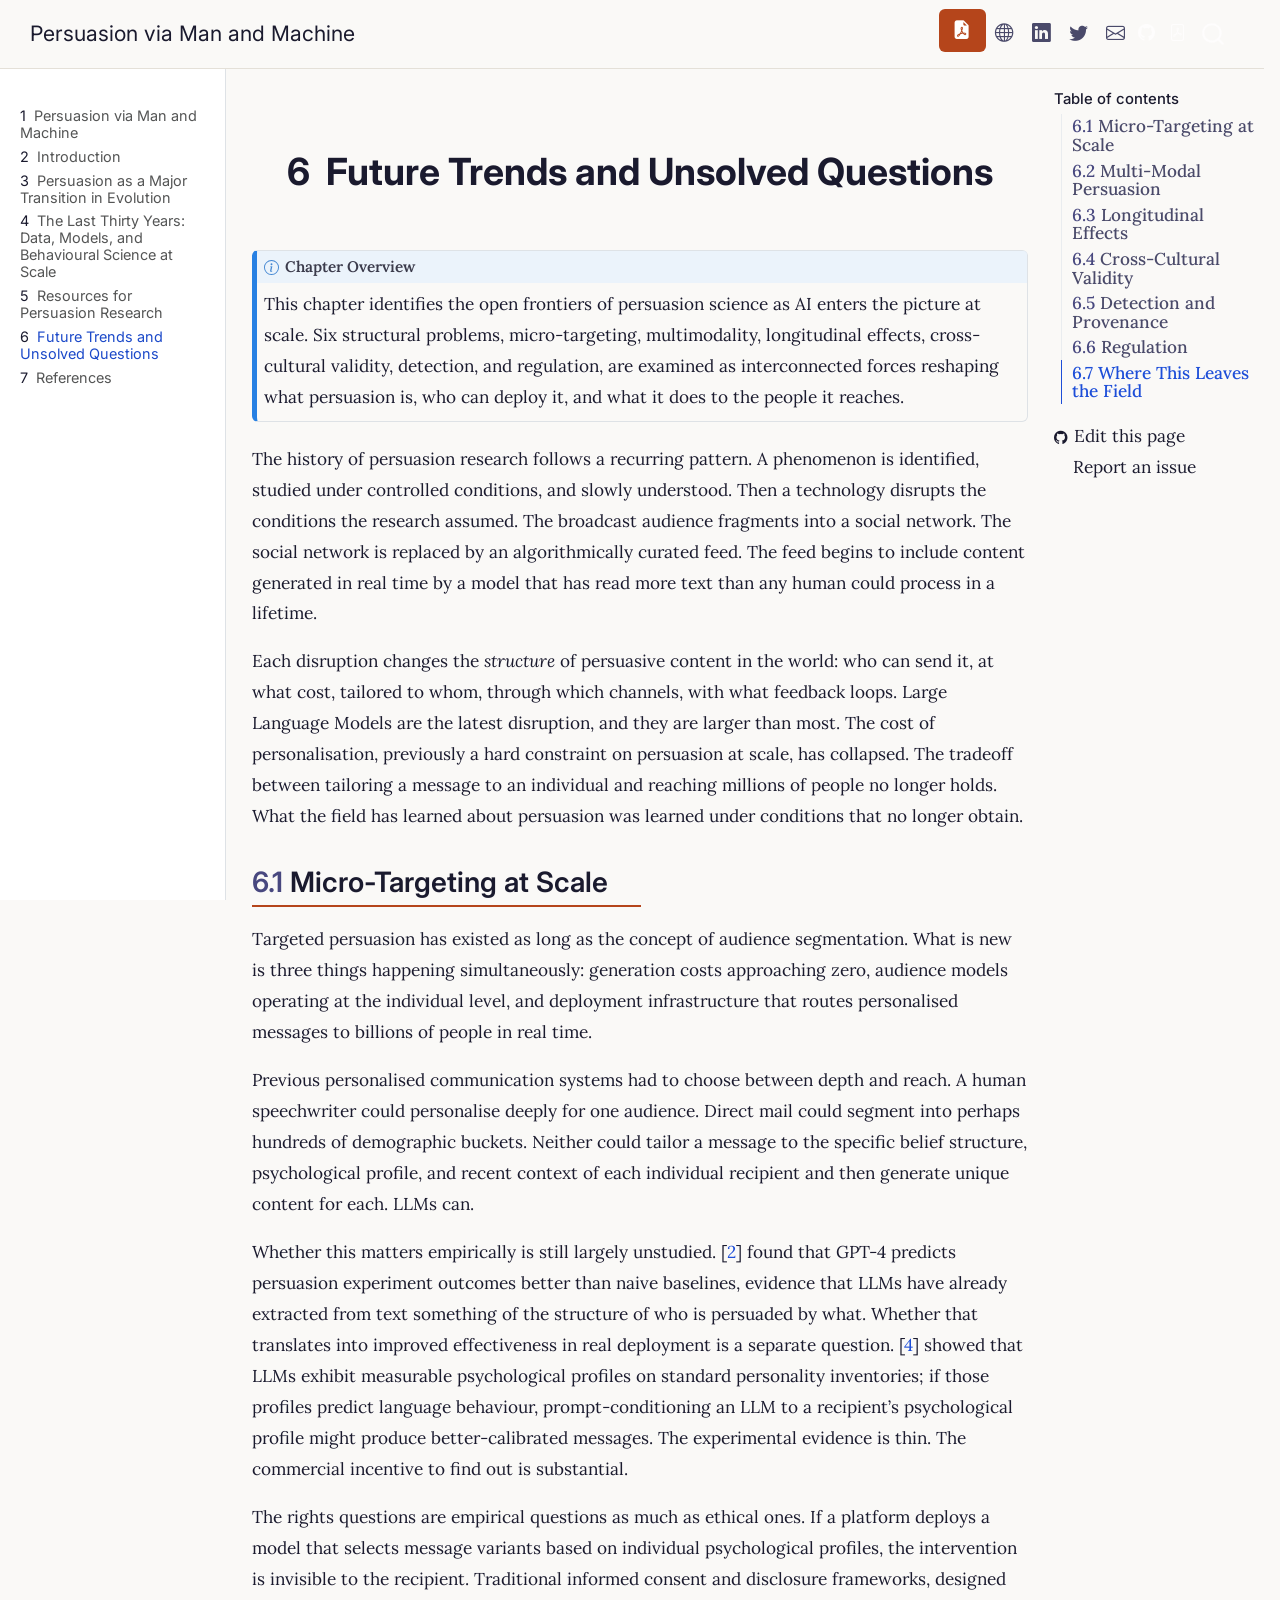
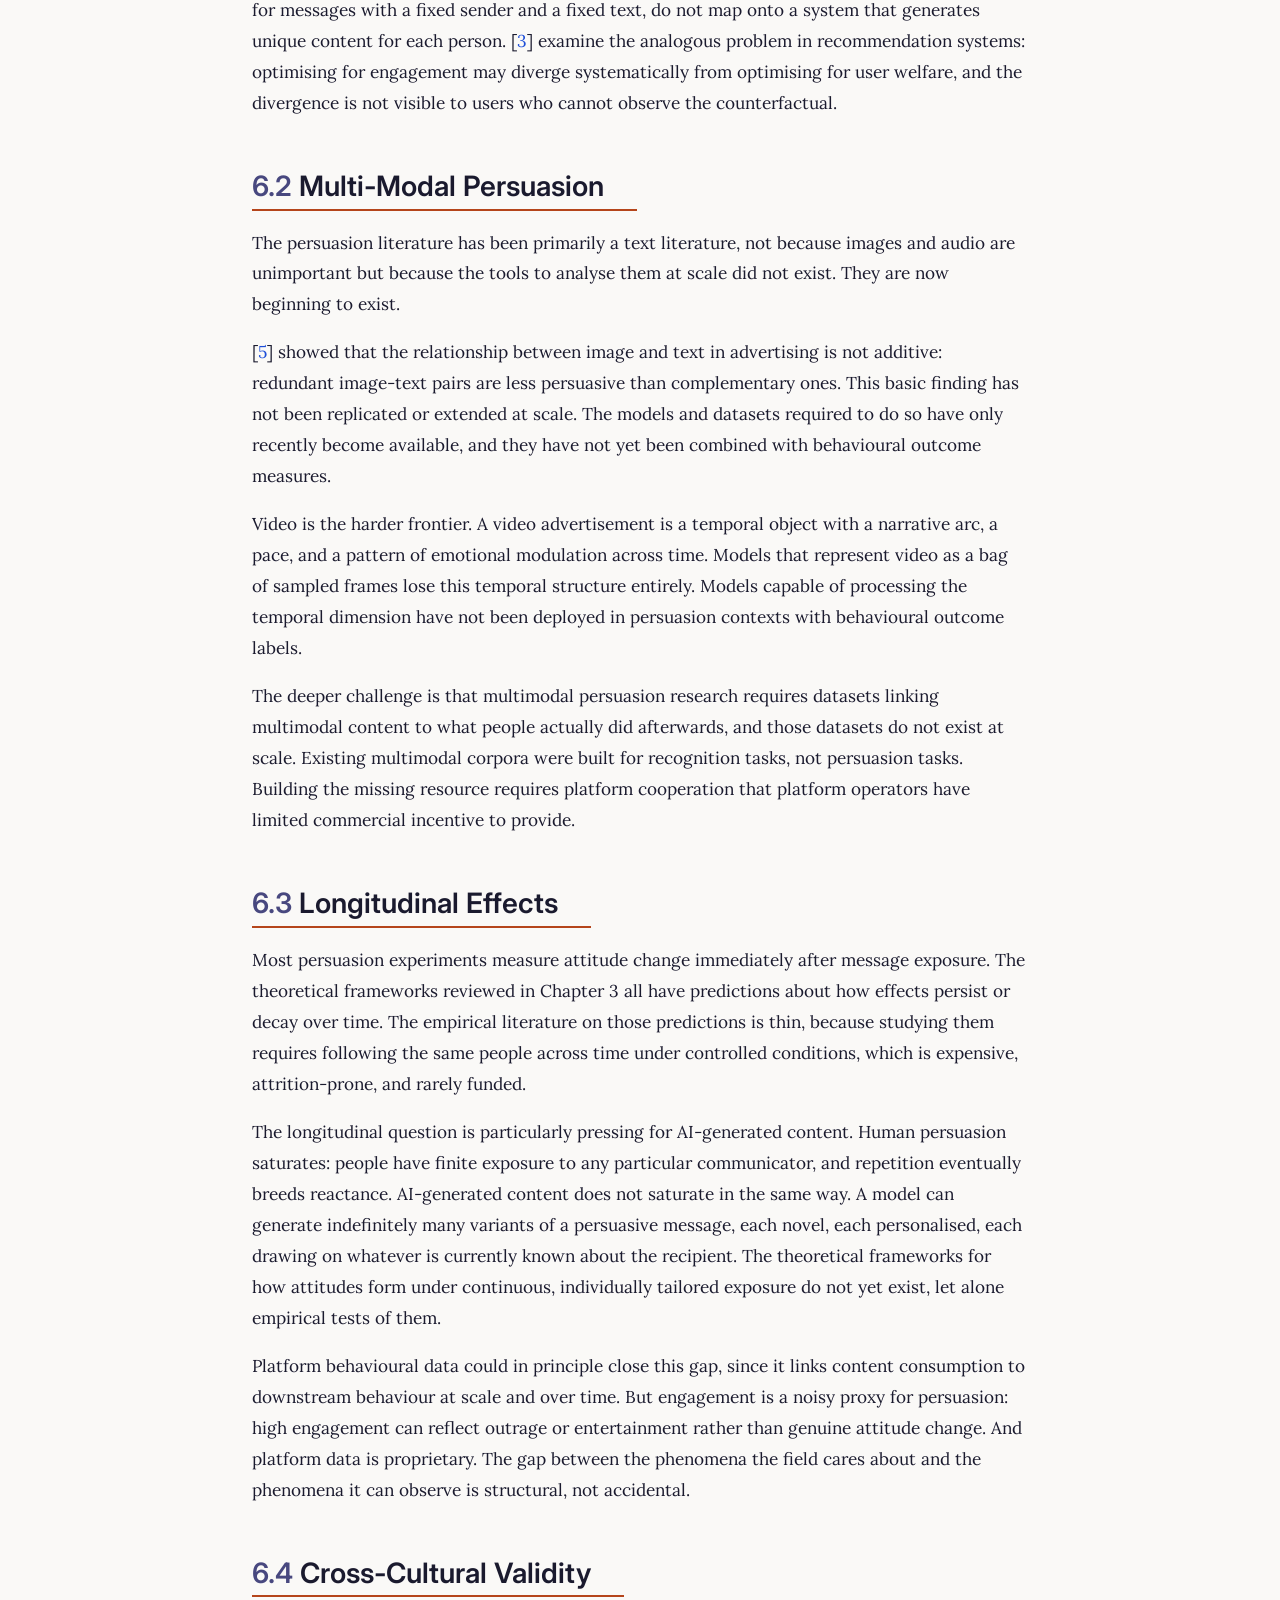
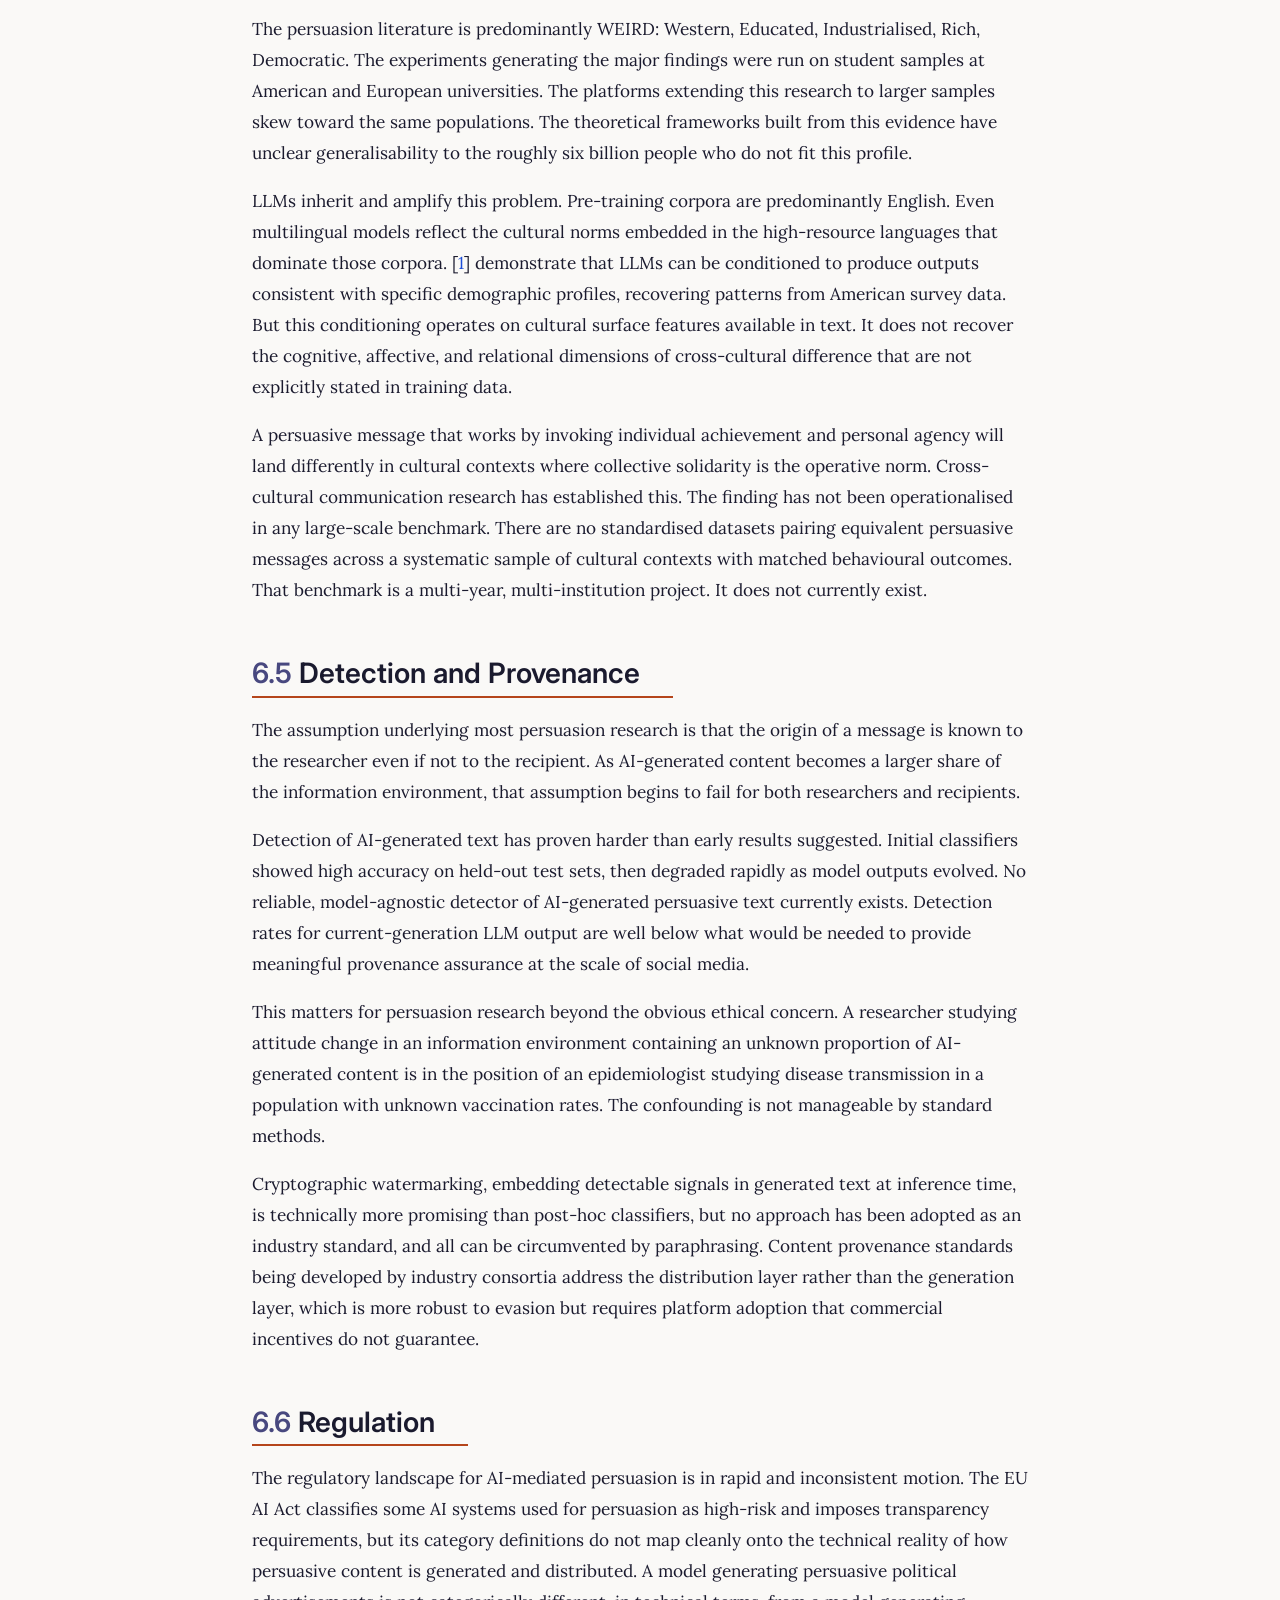
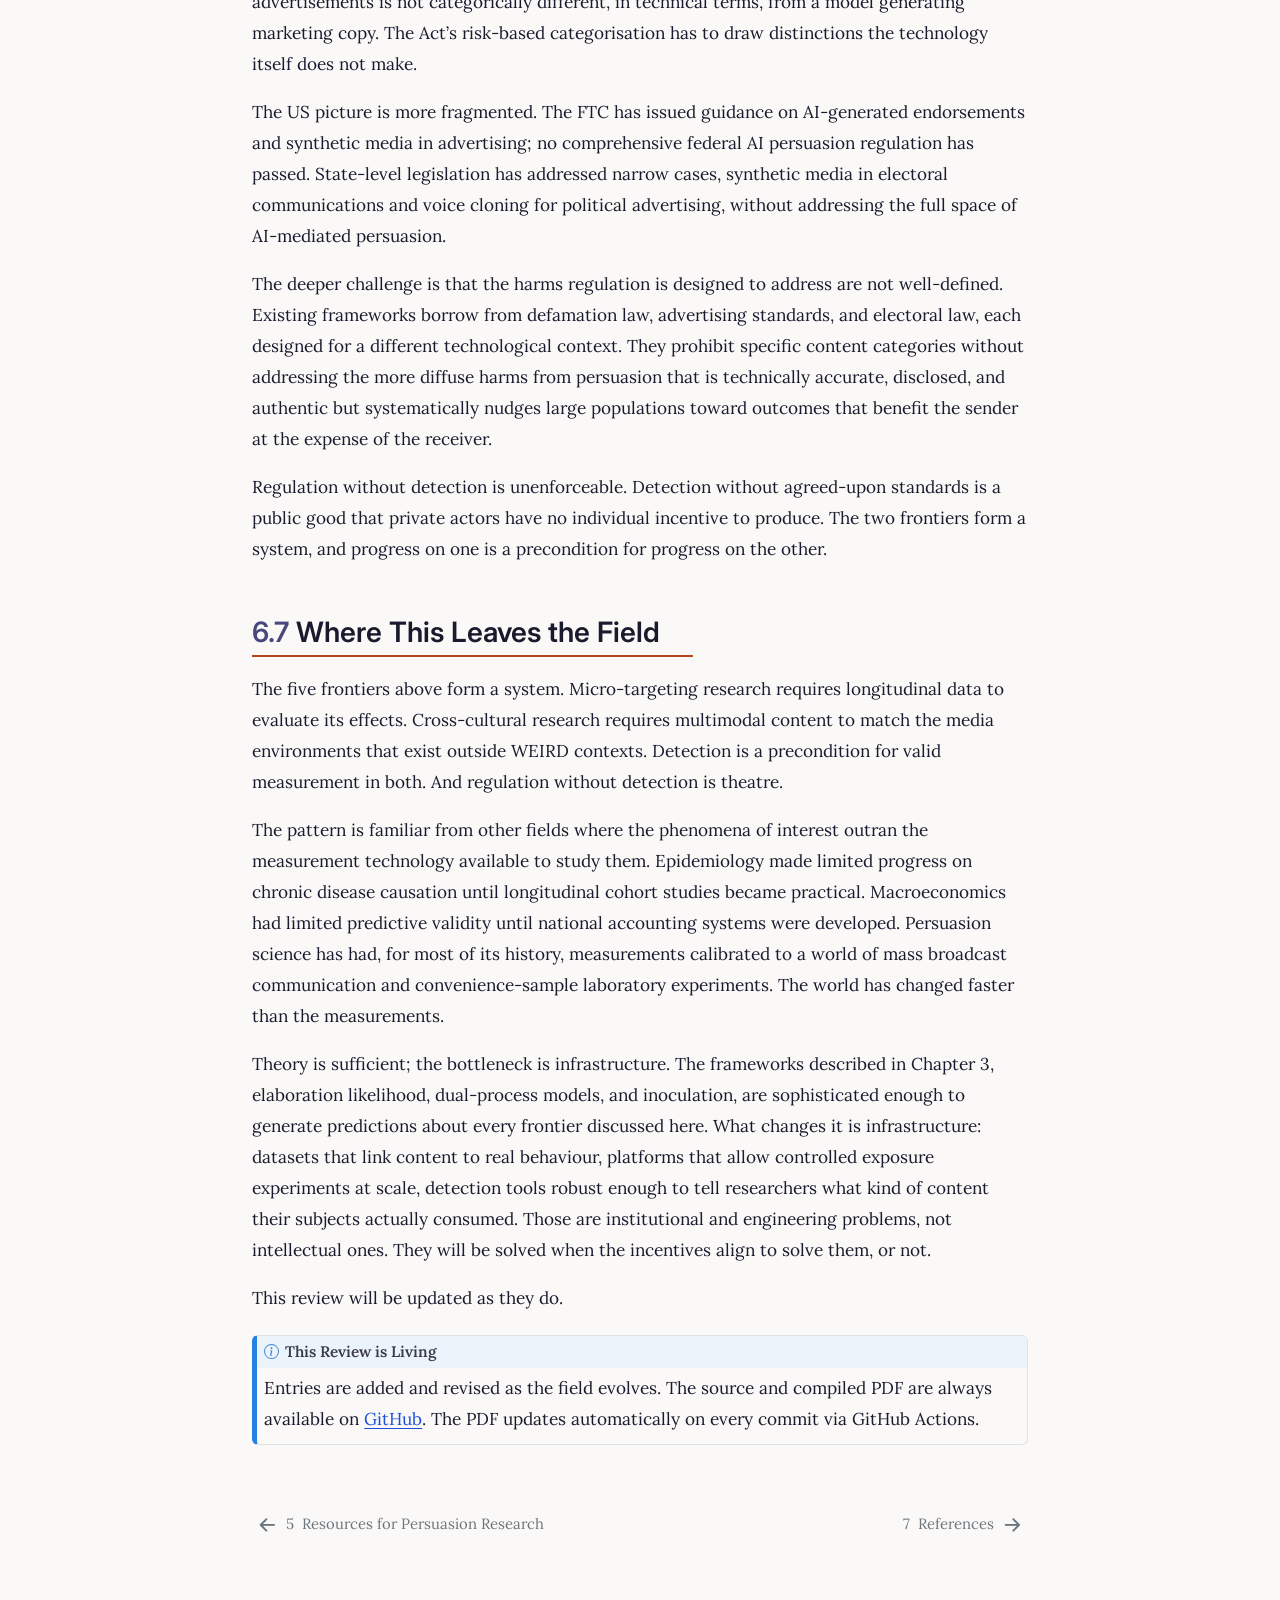
<file: chapters/07-future.html>
<!DOCTYPE html>
<html xmlns="http://www.w3.org/1999/xhtml" lang="en" xml:lang="en"><head>

<meta charset="utf-8">
<meta name="generator" content="quarto-1.9.38">

<meta name="viewport" content="width=device-width, initial-scale=1.0, user-scalable=yes">

<meta name="description" content="Open problems and emerging directions in computational persuasion: personalisation at scale, detection of AI-generated influence, receiver resistance, governance of LLM-powered persuasion, and the scientific gap between laboratory attitude change and real-world behaviour.">

<title>6&nbsp; Future Trends and Unsolved Questions – Persuasion via Man and Machine</title>
<style>
/* Default styles provided by pandoc.
** See https://pandoc.org/MANUAL.html#variables-for-html for config info.
*/
code{white-space: pre-wrap;}
span.smallcaps{font-variant: small-caps;}
div.columns{display: flex; gap: min(4vw, 1.5em);}
div.column{flex: auto; overflow-x: auto;}
div.hanging-indent{margin-left: 1.5em; text-indent: -1.5em;}
ul.task-list{list-style: none;}
ul.task-list li input[type="checkbox"] {
  width: 0.8em;
  margin: 0 0.8em 0.2em -1em; /* quarto-specific, see https://github.com/quarto-dev/quarto-cli/issues/4556 */ 
  vertical-align: middle;
}
/* CSS for citations */
div.csl-bib-body { }
div.csl-entry {
  clear: both;
  margin-bottom: 0em;
}
.hanging-indent div.csl-entry {
  margin-left:2em;
  text-indent:-2em;
}
div.csl-left-margin {
  min-width:2em;
  float:left;
}
div.csl-right-inline {
  margin-left:2em;
  padding-left:1em;
}
div.csl-indent {
  margin-left: 2em;
}</style>


<script src="../site_libs/quarto-nav/quarto-nav.js"></script>
<script src="../site_libs/quarto-nav/headroom.min.js"></script>
<script src="../site_libs/clipboard/clipboard.min.js"></script>
<script src="../site_libs/quarto-search/autocomplete.umd.js"></script>
<script src="../site_libs/quarto-search/fuse.min.js"></script>
<script src="../site_libs/quarto-search/quarto-search.js"></script>
<meta name="quarto:offset" content="../">
<link href="../chapters/references.html" rel="next">
<link href="../chapters/06-resources.html" rel="prev">
<script src="../site_libs/quarto-html/quarto.js" type="module"></script>
<script src="../site_libs/quarto-html/tabsets/tabsets.js" type="module"></script>
<script src="../site_libs/quarto-html/popper.min.js"></script>
<script src="../site_libs/quarto-html/tippy.umd.min.js"></script>
<script src="../site_libs/quarto-html/anchor.min.js"></script>
<link href="../site_libs/quarto-html/tippy.css" rel="stylesheet">
<link href="../site_libs/quarto-html/quarto-syntax-highlighting-15634bcf2e68342d4ad2dfa704d543f6.css" rel="stylesheet" id="quarto-text-highlighting-styles">
<script src="../site_libs/bootstrap/bootstrap.min.js"></script>
<link href="../site_libs/bootstrap/bootstrap-icons.css" rel="stylesheet">
<link href="../site_libs/bootstrap/bootstrap-e6764b4904a9926479ad9410600181ea.min.css" rel="stylesheet" append-hash="true" id="quarto-bootstrap" data-mode="light">
<script id="quarto-search-options" type="application/json">{
  "location": "navbar",
  "copy-button": false,
  "collapse-after": 3,
  "panel-placement": "end",
  "type": "overlay",
  "limit": 50,
  "keyboard-shortcut": [
    "f",
    "/",
    "s"
  ],
  "show-item-context": false,
  "language": {
    "search-no-results-text": "No results",
    "search-matching-documents-text": "matching documents",
    "search-copy-link-title": "Copy link to search",
    "search-hide-matches-text": "Hide additional matches",
    "search-more-match-text": "more match in this document",
    "search-more-matches-text": "more matches in this document",
    "search-clear-button-title": "Clear",
    "search-text-placeholder": "",
    "search-detached-cancel-button-title": "Cancel",
    "search-submit-button-title": "Submit",
    "search-label": "Search"
  }
}</script>
<style>html{ scroll-behavior: smooth; }</style>
<script async="" src="https://hypothes.is/embed.js"></script>
<script>
  window.document.addEventListener("DOMContentLoaded", function (_event) {
    document.body.classList.add('hypothesis-enabled');
  });
</script>


<meta property="og:title" content="Persuasion via Man and Machine">
<meta property="og:description" content="A living review of the science and engineering of persuasion — from evolutionary biology to large language models.">
<meta property="og:image" content="https://yamanksingla.github.io/chapters/cover.png">
<meta property="og:site_name" content="Persuasion via Man and Machine">
<meta name="twitter:title" content="Persuasion via Man and Machine">
<meta name="twitter:description" content="A living review of the science and engineering of persuasion — from evolutionary biology to large language models.">
<meta name="twitter:image" content="https://yamanksingla.github.io/chapters/cover.png">
<meta name="twitter:card" content="summary_large_image">
</head>

<body class="nav-sidebar docked nav-fixed quarto-light">

<div id="quarto-search-results"></div>
  <header id="quarto-header" class="headroom fixed-top">
    <nav class="navbar navbar-expand-lg " data-bs-theme="dark">
      <div class="navbar-container container-fluid">
      <div class="navbar-brand-container mx-auto">
    <a class="navbar-brand" href="../index.html">
    <span class="navbar-title">Persuasion via Man and Machine</span>
    </a>
  </div>
            <div id="quarto-search" class="" title="Search"></div>
          <button class="navbar-toggler" type="button" data-bs-toggle="collapse" data-bs-target="#navbarCollapse" aria-controls="navbarCollapse" role="menu" aria-expanded="false" aria-label="Toggle navigation" onclick="if (window.quartoToggleHeadroom) { window.quartoToggleHeadroom(); }">
  <span class="navbar-toggler-icon"></span>
</button>
          <div class="collapse navbar-collapse" id="navbarCollapse">
            <ul class="navbar-nav navbar-nav-scroll ms-auto">
  <li class="nav-item compact">
    <a class="nav-link" href="https://yamanksingla.github.io/Persuasion-via-Man-and-Machine.pdf"> <i class="bi bi-file-earmark-pdf-fill" role="img" aria-label="Download PDF">
</i> 
<span class="menu-text"></span></a>
  </li>  
  <li class="nav-item compact">
    <a class="nav-link" href="https://sites.google.com/view/yaman-kumar/"> <i class="bi bi-globe" role="img">
</i> 
<span class="menu-text"></span></a>
  </li>  
  <li class="nav-item compact">
    <a class="nav-link" href="https://www.linkedin.com/in/yaman-kumar/"> <i class="bi bi-linkedin" role="img">
</i> 
<span class="menu-text"></span></a>
  </li>  
  <li class="nav-item compact">
    <a class="nav-link" href="https://twitter.com/yamanksingla"> <i class="bi bi-twitter" role="img">
</i> 
<span class="menu-text"></span></a>
  </li>  
  <li class="nav-item compact">
    <a class="nav-link" href="mailto:dr.yamankumar@gmail.com"> <i class="bi bi-envelope" role="img">
</i> 
<span class="menu-text"></span></a>
  </li>  
</ul>
          </div> <!-- /navcollapse -->
            <div class="quarto-navbar-tools">
    <a href="https://github.com/yamanksingla/yamanksingla.github.io" title="Source Code" class="quarto-navigation-tool px-1" aria-label="Source Code"><i class="bi bi-github"></i></a>
    <a href="../Persuasion-via-Man-and-Machine.pdf" title="Download PDF" class="quarto-navigation-tool px-1" aria-label="Download PDF"><i class="bi bi-file-pdf"></i></a>
</div>
      </div> <!-- /container-fluid -->
    </nav>
  <nav class="quarto-secondary-nav">
    <div class="container-fluid d-flex">
      <button type="button" class="quarto-btn-toggle btn" data-bs-toggle="collapse" role="button" data-bs-target=".quarto-sidebar-collapse-item" aria-controls="quarto-sidebar" aria-expanded="false" aria-label="Toggle sidebar navigation" onclick="if (window.quartoToggleHeadroom) { window.quartoToggleHeadroom(); }">
        <i class="bi bi-layout-text-sidebar-reverse"></i>
      </button>
        <nav class="quarto-page-breadcrumbs" aria-label="breadcrumb"><ol class="breadcrumb"><li class="breadcrumb-item"><a href="../chapters/07-future.html"><span class="chapter-number">6</span>&nbsp; <span class="chapter-title">Future Trends and Unsolved Questions</span></a></li></ol></nav>
        <a class="flex-grow-1" role="navigation" data-bs-toggle="collapse" data-bs-target=".quarto-sidebar-collapse-item" aria-controls="quarto-sidebar" aria-expanded="false" aria-label="Toggle sidebar navigation" onclick="if (window.quartoToggleHeadroom) { window.quartoToggleHeadroom(); }">      
        </a>
    </div>
  </nav>
</header>
<!-- content -->
<div id="quarto-content" class="quarto-container page-columns page-rows-contents page-layout-article page-navbar">
<!-- sidebar -->
  <nav id="quarto-sidebar" class="sidebar collapse collapse-horizontal quarto-sidebar-collapse-item sidebar-navigation docked overflow-auto">
    <div class="sidebar-menu-container"> 
    <ul class="list-unstyled mt-1">
        <li class="sidebar-item">
  <div class="sidebar-item-container"> 
  <a href="../index.html" class="sidebar-item-text sidebar-link">
 <span class="menu-text"><span class="chapter-number">1</span>&nbsp; <span class="chapter-title">Persuasion via Man and Machine</span></span></a>
  </div>
</li>
        <li class="sidebar-item">
  <div class="sidebar-item-container"> 
  <a href="../chapters/01-introduction.html" class="sidebar-item-text sidebar-link">
 <span class="menu-text"><span class="chapter-number">2</span>&nbsp; <span class="chapter-title">Introduction</span></span></a>
  </div>
</li>
        <li class="sidebar-item">
  <div class="sidebar-item-container"> 
  <a href="../chapters/02-evolution.html" class="sidebar-item-text sidebar-link">
 <span class="menu-text"><span class="chapter-number">3</span>&nbsp; <span class="chapter-title">Persuasion as a Major Transition in Evolution</span></span></a>
  </div>
</li>
        <li class="sidebar-item">
  <div class="sidebar-item-container"> 
  <a href="../chapters/05-digital-revolution.html" class="sidebar-item-text sidebar-link">
 <span class="menu-text"><span class="chapter-number">4</span>&nbsp; <span class="chapter-title">The Last Thirty Years: Data, Models, and Behavioural Science at Scale</span></span></a>
  </div>
</li>
        <li class="sidebar-item">
  <div class="sidebar-item-container"> 
  <a href="../chapters/06-resources.html" class="sidebar-item-text sidebar-link">
 <span class="menu-text"><span class="chapter-number">5</span>&nbsp; <span class="chapter-title">Resources for Persuasion Research</span></span></a>
  </div>
</li>
        <li class="sidebar-item">
  <div class="sidebar-item-container"> 
  <a href="../chapters/07-future.html" class="sidebar-item-text sidebar-link active">
 <span class="menu-text"><span class="chapter-number">6</span>&nbsp; <span class="chapter-title">Future Trends and Unsolved Questions</span></span></a>
  </div>
</li>
        <li class="sidebar-item">
  <div class="sidebar-item-container"> 
  <a href="../chapters/references.html" class="sidebar-item-text sidebar-link">
 <span class="menu-text"><span class="chapter-number">7</span>&nbsp; <span class="chapter-title">References</span></span></a>
  </div>
</li>
    </ul>
    </div>
</nav>
<div id="quarto-sidebar-glass" class="quarto-sidebar-collapse-item" data-bs-toggle="collapse" data-bs-target=".quarto-sidebar-collapse-item"></div>
<!-- margin-sidebar -->
    <div id="quarto-margin-sidebar" class="sidebar margin-sidebar">
        <nav id="TOC" role="doc-toc" class="toc-active">
    <h2 id="toc-title">Table of contents</h2>
   
  <ul>
  <li><a href="#sec-microtargeting" id="toc-sec-microtargeting" class="nav-link active" data-scroll-target="#sec-microtargeting"><span class="header-section-number">6.1</span> Micro-Targeting at Scale</a></li>
  <li><a href="#sec-multimodal" id="toc-sec-multimodal" class="nav-link" data-scroll-target="#sec-multimodal"><span class="header-section-number">6.2</span> Multi-Modal Persuasion</a></li>
  <li><a href="#sec-longitudinal" id="toc-sec-longitudinal" class="nav-link" data-scroll-target="#sec-longitudinal"><span class="header-section-number">6.3</span> Longitudinal Effects</a></li>
  <li><a href="#sec-weird" id="toc-sec-weird" class="nav-link" data-scroll-target="#sec-weird"><span class="header-section-number">6.4</span> Cross-Cultural Validity</a></li>
  <li><a href="#sec-detection" id="toc-sec-detection" class="nav-link" data-scroll-target="#sec-detection"><span class="header-section-number">6.5</span> Detection and Provenance</a></li>
  <li><a href="#sec-regulation" id="toc-sec-regulation" class="nav-link" data-scroll-target="#sec-regulation"><span class="header-section-number">6.6</span> Regulation</a></li>
  <li><a href="#sec-closing" id="toc-sec-closing" class="nav-link" data-scroll-target="#sec-closing"><span class="header-section-number">6.7</span> Where This Leaves the Field</a></li>
  </ul>
<div class="toc-actions"><ul><li><a href="https://github.com/yamanksingla/yamanksingla.github.io/edit/main/chapters/07-future.qmd" class="toc-action"><i class="bi bi-github"></i>Edit this page</a></li><li><a href="https://github.com/yamanksingla/yamanksingla.github.io/issues/new" class="toc-action"><i class="bi empty"></i>Report an issue</a></li></ul></div></nav>
    </div>
<!-- main -->
<main class="content" id="quarto-document-content">

<header id="title-block-header" class="quarto-title-block default">
<div class="quarto-title">
<h1 class="title"><span class="chapter-number">6</span>&nbsp; <span class="chapter-title">Future Trends and Unsolved Questions</span></h1>
</div>



<div class="quarto-title-meta">

    
  
    
  </div>
  


</header>


<div class="callout callout-style-default callout-note callout-titled">
<div class="callout-header d-flex align-content-center">
<div class="callout-icon-container">
<i class="callout-icon"></i>
</div>
<div class="callout-title-container flex-fill">
<span class="screen-reader-only">Note</span>Chapter Overview
</div>
</div>
<div class="callout-body-container callout-body">
<p>This chapter identifies the open frontiers of persuasion science as AI enters the picture at scale. Six structural problems, micro-targeting, multimodality, longitudinal effects, cross-cultural validity, detection, and regulation, are examined as interconnected forces reshaping what persuasion is, who can deploy it, and what it does to the people it reaches.</p>
</div>
</div>
<p>The history of persuasion research follows a recurring pattern. A phenomenon is identified, studied under controlled conditions, and slowly understood. Then a technology disrupts the conditions the research assumed. The broadcast audience fragments into a social network. The social network is replaced by an algorithmically curated feed. The feed begins to include content generated in real time by a model that has read more text than any human could process in a lifetime.</p>
<p>Each disruption changes the <em>structure</em> of persuasive content in the world: who can send it, at what cost, tailored to whom, through which channels, with what feedback loops. Large Language Models are the latest disruption, and they are larger than most. The cost of personalisation, previously a hard constraint on persuasion at scale, has collapsed. The tradeoff between tailoring a message to an individual and reaching millions of people no longer holds. What the field has learned about persuasion was learned under conditions that no longer obtain.</p>
<section id="sec-microtargeting" class="level2" data-number="6.1">
<h2 data-number="6.1" class="anchored" data-anchor-id="sec-microtargeting"><span class="header-section-number">6.1</span> Micro-Targeting at Scale</h2>
<p>Targeted persuasion has existed as long as the concept of audience segmentation. What is new is three things happening simultaneously: generation costs approaching zero, audience models operating at the individual level, and deployment infrastructure that routes personalised messages to billions of people in real time.</p>
<p>Previous personalised communication systems had to choose between depth and reach. A human speechwriter could personalise deeply for one audience. Direct mail could segment into perhaps hundreds of demographic buckets. Neither could tailor a message to the specific belief structure, psychological profile, and recent context of each individual recipient and then generate unique content for each. LLMs can.</p>
<p>Whether this matters empirically is still largely unstudied. <span class="citation" data-cites="broockman2024can">[<a href="references.html#ref-broockman2024can" role="doc-biblioref">2</a>]</span> found that GPT-4 predicts persuasion experiment outcomes better than naive baselines, evidence that LLMs have already extracted from text something of the structure of who is persuaded by what. Whether that translates into improved effectiveness in real deployment is a separate question. <span class="citation" data-cites="pellert2023ai">[<a href="references.html#ref-pellert2023ai" role="doc-biblioref">4</a>]</span> showed that LLMs exhibit measurable psychological profiles on standard personality inventories; if those profiles predict language behaviour, prompt-conditioning an LLM to a recipient’s psychological profile might produce better-calibrated messages. The experimental evidence is thin. The commercial incentive to find out is substantial.</p>
<p>The rights questions are empirical questions as much as ethical ones. If a platform deploys a model that selects message variants based on individual psychological profiles, the intervention is invisible to the recipient. Traditional informed consent and disclosure frameworks, designed for messages with a fixed sender and a fixed text, do not map onto a system that generates unique content for each person. <span class="citation" data-cites="kapoor2024measuring">[<a href="references.html#ref-kapoor2024measuring" role="doc-biblioref">3</a>]</span> examine the analogous problem in recommendation systems: optimising for engagement may diverge systematically from optimising for user welfare, and the divergence is not visible to users who cannot observe the counterfactual.</p>
</section>
<section id="sec-multimodal" class="level2" data-number="6.2">
<h2 data-number="6.2" class="anchored" data-anchor-id="sec-multimodal"><span class="header-section-number">6.2</span> Multi-Modal Persuasion</h2>
<p>The persuasion literature has been primarily a text literature, not because images and audio are unimportant but because the tools to analyse them at scale did not exist. They are now beginning to exist.</p>
<p><span class="citation" data-cites="zhang2018equal">[<a href="references.html#ref-zhang2018equal" role="doc-biblioref">5</a>]</span> showed that the relationship between image and text in advertising is not additive: redundant image-text pairs are less persuasive than complementary ones. This basic finding has not been replicated or extended at scale. The models and datasets required to do so have only recently become available, and they have not yet been combined with behavioural outcome measures.</p>
<p>Video is the harder frontier. A video advertisement is a temporal object with a narrative arc, a pace, and a pattern of emotional modulation across time. Models that represent video as a bag of sampled frames lose this temporal structure entirely. Models capable of processing the temporal dimension have not been deployed in persuasion contexts with behavioural outcome labels.</p>
<p>The deeper challenge is that multimodal persuasion research requires datasets linking multimodal content to what people actually did afterwards, and those datasets do not exist at scale. Existing multimodal corpora were built for recognition tasks, not persuasion tasks. Building the missing resource requires platform cooperation that platform operators have limited commercial incentive to provide.</p>
</section>
<section id="sec-longitudinal" class="level2" data-number="6.3">
<h2 data-number="6.3" class="anchored" data-anchor-id="sec-longitudinal"><span class="header-section-number">6.3</span> Longitudinal Effects</h2>
<p>Most persuasion experiments measure attitude change immediately after message exposure. The theoretical frameworks reviewed in Chapter 3 all have predictions about how effects persist or decay over time. The empirical literature on those predictions is thin, because studying them requires following the same people across time under controlled conditions, which is expensive, attrition-prone, and rarely funded.</p>
<p>The longitudinal question is particularly pressing for AI-generated content. Human persuasion saturates: people have finite exposure to any particular communicator, and repetition eventually breeds reactance. AI-generated content does not saturate in the same way. A model can generate indefinitely many variants of a persuasive message, each novel, each personalised, each drawing on whatever is currently known about the recipient. The theoretical frameworks for how attitudes form under continuous, individually tailored exposure do not yet exist, let alone empirical tests of them.</p>
<p>Platform behavioural data could in principle close this gap, since it links content consumption to downstream behaviour at scale and over time. But engagement is a noisy proxy for persuasion: high engagement can reflect outrage or entertainment rather than genuine attitude change. And platform data is proprietary. The gap between the phenomena the field cares about and the phenomena it can observe is structural, not accidental.</p>
</section>
<section id="sec-weird" class="level2" data-number="6.4">
<h2 data-number="6.4" class="anchored" data-anchor-id="sec-weird"><span class="header-section-number">6.4</span> Cross-Cultural Validity</h2>
<p>The persuasion literature is predominantly WEIRD: Western, Educated, Industrialised, Rich, Democratic. The experiments generating the major findings were run on student samples at American and European universities. The platforms extending this research to larger samples skew toward the same populations. The theoretical frameworks built from this evidence have unclear generalisability to the roughly six billion people who do not fit this profile.</p>
<p>LLMs inherit and amplify this problem. Pre-training corpora are predominantly English. Even multilingual models reflect the cultural norms embedded in the high-resource languages that dominate those corpora. <span class="citation" data-cites="argyle2023out">[<a href="references.html#ref-argyle2023out" role="doc-biblioref">1</a>]</span> demonstrate that LLMs can be conditioned to produce outputs consistent with specific demographic profiles, recovering patterns from American survey data. But this conditioning operates on cultural surface features available in text. It does not recover the cognitive, affective, and relational dimensions of cross-cultural difference that are not explicitly stated in training data.</p>
<p>A persuasive message that works by invoking individual achievement and personal agency will land differently in cultural contexts where collective solidarity is the operative norm. Cross-cultural communication research has established this. The finding has not been operationalised in any large-scale benchmark. There are no standardised datasets pairing equivalent persuasive messages across a systematic sample of cultural contexts with matched behavioural outcomes. That benchmark is a multi-year, multi-institution project. It does not currently exist.</p>
</section>
<section id="sec-detection" class="level2" data-number="6.5">
<h2 data-number="6.5" class="anchored" data-anchor-id="sec-detection"><span class="header-section-number">6.5</span> Detection and Provenance</h2>
<p>The assumption underlying most persuasion research is that the origin of a message is known to the researcher even if not to the recipient. As AI-generated content becomes a larger share of the information environment, that assumption begins to fail for both researchers and recipients.</p>
<p>Detection of AI-generated text has proven harder than early results suggested. Initial classifiers showed high accuracy on held-out test sets, then degraded rapidly as model outputs evolved. No reliable, model-agnostic detector of AI-generated persuasive text currently exists. Detection rates for current-generation LLM output are well below what would be needed to provide meaningful provenance assurance at the scale of social media.</p>
<p>This matters for persuasion research beyond the obvious ethical concern. A researcher studying attitude change in an information environment containing an unknown proportion of AI-generated content is in the position of an epidemiologist studying disease transmission in a population with unknown vaccination rates. The confounding is not manageable by standard methods.</p>
<p>Cryptographic watermarking, embedding detectable signals in generated text at inference time, is technically more promising than post-hoc classifiers, but no approach has been adopted as an industry standard, and all can be circumvented by paraphrasing. Content provenance standards being developed by industry consortia address the distribution layer rather than the generation layer, which is more robust to evasion but requires platform adoption that commercial incentives do not guarantee.</p>
</section>
<section id="sec-regulation" class="level2" data-number="6.6">
<h2 data-number="6.6" class="anchored" data-anchor-id="sec-regulation"><span class="header-section-number">6.6</span> Regulation</h2>
<p>The regulatory landscape for AI-mediated persuasion is in rapid and inconsistent motion. The EU AI Act classifies some AI systems used for persuasion as high-risk and imposes transparency requirements, but its category definitions do not map cleanly onto the technical reality of how persuasive content is generated and distributed. A model generating persuasive political advertisements is not categorically different, in technical terms, from a model generating marketing copy. The Act’s risk-based categorisation has to draw distinctions the technology itself does not make.</p>
<p>The US picture is more fragmented. The FTC has issued guidance on AI-generated endorsements and synthetic media in advertising; no comprehensive federal AI persuasion regulation has passed. State-level legislation has addressed narrow cases, synthetic media in electoral communications and voice cloning for political advertising, without addressing the full space of AI-mediated persuasion.</p>
<p>The deeper challenge is that the harms regulation is designed to address are not well-defined. Existing frameworks borrow from defamation law, advertising standards, and electoral law, each designed for a different technological context. They prohibit specific content categories without addressing the more diffuse harms from persuasion that is technically accurate, disclosed, and authentic but systematically nudges large populations toward outcomes that benefit the sender at the expense of the receiver.</p>
<p>Regulation without detection is unenforceable. Detection without agreed-upon standards is a public good that private actors have no individual incentive to produce. The two frontiers form a system, and progress on one is a precondition for progress on the other.</p>
</section>
<section id="sec-closing" class="level2" data-number="6.7">
<h2 data-number="6.7" class="anchored" data-anchor-id="sec-closing"><span class="header-section-number">6.7</span> Where This Leaves the Field</h2>
<p>The five frontiers above form a system. Micro-targeting research requires longitudinal data to evaluate its effects. Cross-cultural research requires multimodal content to match the media environments that exist outside WEIRD contexts. Detection is a precondition for valid measurement in both. And regulation without detection is theatre.</p>
<p>The pattern is familiar from other fields where the phenomena of interest outran the measurement technology available to study them. Epidemiology made limited progress on chronic disease causation until longitudinal cohort studies became practical. Macroeconomics had limited predictive validity until national accounting systems were developed. Persuasion science has had, for most of its history, measurements calibrated to a world of mass broadcast communication and convenience-sample laboratory experiments. The world has changed faster than the measurements.</p>
<p>Theory is sufficient; the bottleneck is infrastructure. The frameworks described in Chapter 3, elaboration likelihood, dual-process models, and inoculation, are sophisticated enough to generate predictions about every frontier discussed here. What changes it is infrastructure: datasets that link content to real behaviour, platforms that allow controlled exposure experiments at scale, detection tools robust enough to tell researchers what kind of content their subjects actually consumed. Those are institutional and engineering problems, not intellectual ones. They will be solved when the incentives align to solve them, or not.</p>
<p>This review will be updated as they do.</p>
<div class="callout callout-style-default callout-note callout-titled">
<div class="callout-header d-flex align-content-center">
<div class="callout-icon-container">
<i class="callout-icon"></i>
</div>
<div class="callout-title-container flex-fill">
<span class="screen-reader-only">Note</span>This Review is Living
</div>
</div>
<div class="callout-body-container callout-body">
<p>Entries are added and revised as the field evolves. The source and compiled PDF are always available on <a href="https://github.com/yamanksingla/yamanksingla.github.io">GitHub</a>. The PDF updates automatically on every commit via GitHub Actions.</p>
</div>
</div>


<div id="refs" class="references csl-bib-body" data-entry-spacing="0" role="list" style="display: none">
<div id="ref-argyle2023out" class="csl-entry" role="listitem">
<div class="csl-left-margin">[1] </div><div class="csl-right-inline">Argyle, L.P. et al. 2023. Out of one, many: Using language models to simulate human samples. <em>Political Analysis</em>. 31, 3 (2023), 337–351.</div>
</div>
<div id="ref-broockman2024can" class="csl-entry" role="listitem">
<div class="csl-left-margin">[2] </div><div class="csl-right-inline">Broockman, D. et al. 2024. Can <span>LLMs</span> replace human evaluators? Predicting the results of social science experiments. <em>arXiv preprint arXiv:2406.14508</em>. (2024).</div>
</div>
<div id="ref-kapoor2024measuring" class="csl-entry" role="listitem">
<div class="csl-left-margin">[3] </div><div class="csl-right-inline">Kapoor, S. et al. 2024. Measuring and improving the well-being of users in recommendation systems. <em>Proceedings of the ACM on Human-Computer Interaction</em>. (2024).</div>
</div>
<div id="ref-pellert2023ai" class="csl-entry" role="listitem">
<div class="csl-left-margin">[4] </div><div class="csl-right-inline">Pellert, M. et al. 2023. AI psychometrics: Assessing the psychological profiles of large language models through psychometric inventories. <em>Perspectives on Psychological Science</em>. (2023).</div>
</div>
<div id="ref-zhang2018equal" class="csl-entry" role="listitem">
<div class="csl-left-margin">[5] </div><div class="csl-right-inline">Zhang, M. et al. 2018. Equal but not the same: Understanding the implicit relationship between persuasive images and text. <em>arXiv preprint arXiv:1807.08205</em>. (2018).</div>
</div>
</div>
</section>

</main> <!-- /main -->
<script id="quarto-html-after-body" type="application/javascript">
  window.document.addEventListener("DOMContentLoaded", function (event) {
    const icon = "";
    const anchorJS = new window.AnchorJS();
    anchorJS.options = {
      placement: 'right',
      icon: icon
    };
    anchorJS.add('.anchored');
    const isCodeAnnotation = (el) => {
      for (const clz of el.classList) {
        if (clz.startsWith('code-annotation-')) {                     
          return true;
        }
      }
      return false;
    }
    const onCopySuccess = function(e) {
      // button target
      const button = e.trigger;
      // don't keep focus
      button.blur();
      // flash "checked"
      button.classList.add('code-copy-button-checked');
      var currentTitle = button.getAttribute("title");
      button.setAttribute("title", "Copied!");
      let tooltip;
      if (window.bootstrap) {
        button.setAttribute("data-bs-toggle", "tooltip");
        button.setAttribute("data-bs-placement", "left");
        button.setAttribute("data-bs-title", "Copied!");
        tooltip = new bootstrap.Tooltip(button, 
          { trigger: "manual", 
            customClass: "code-copy-button-tooltip",
            offset: [0, -8]});
        tooltip.show();    
      }
      setTimeout(function() {
        if (tooltip) {
          tooltip.hide();
          button.removeAttribute("data-bs-title");
          button.removeAttribute("data-bs-toggle");
          button.removeAttribute("data-bs-placement");
        }
        button.setAttribute("title", currentTitle);
        button.classList.remove('code-copy-button-checked');
      }, 1000);
      // clear code selection
      e.clearSelection();
    }
    const getTextToCopy = function(trigger) {
      const outerScaffold = trigger.parentElement.cloneNode(true);
      const codeEl = outerScaffold.querySelector('code');
      for (const childEl of codeEl.children) {
        if (isCodeAnnotation(childEl)) {
          childEl.remove();
        }
      }
      return codeEl.innerText;
    }
    const clipboard = new window.ClipboardJS('.code-copy-button:not([data-in-quarto-modal])', {
      text: getTextToCopy
    });
    clipboard.on('success', onCopySuccess);
    if (window.document.getElementById('quarto-embedded-source-code-modal')) {
      const clipboardModal = new window.ClipboardJS('.code-copy-button[data-in-quarto-modal]', {
        text: getTextToCopy,
        container: window.document.getElementById('quarto-embedded-source-code-modal')
      });
      clipboardModal.on('success', onCopySuccess);
    }
      var localhostRegex = new RegExp(/^(?:http|https):\/\/localhost\:?[0-9]*\//);
      var mailtoRegex = new RegExp(/^mailto:/);
        var filterRegex = new RegExp("https:\/\/yamanksingla\.github\.io");
      var isInternal = (href) => {
          return filterRegex.test(href) || localhostRegex.test(href) || mailtoRegex.test(href);
      }
      // Inspect non-navigation links and adorn them if external
     var links = window.document.querySelectorAll('a[href]:not(.nav-link):not(.navbar-brand):not(.toc-action):not(.sidebar-link):not(.sidebar-item-toggle):not(.pagination-link):not(.no-external):not([aria-hidden]):not(.dropdown-item):not(.quarto-navigation-tool):not(.about-link)');
      for (var i=0; i<links.length; i++) {
        const link = links[i];
        if (!isInternal(link.href)) {
          // undo the damage that might have been done by quarto-nav.js in the case of
          // links that we want to consider external
          if (link.dataset.originalHref !== undefined) {
            link.href = link.dataset.originalHref;
          }
            // target, if specified
            link.setAttribute("target", "_blank");
            if (link.getAttribute("rel") === null) {
              link.setAttribute("rel", "noopener");
            }
        }
      }
    function tippyHover(el, contentFn, onTriggerFn, onUntriggerFn) {
      const config = {
        allowHTML: true,
        maxWidth: 500,
        delay: 100,
        arrow: false,
        appendTo: function(el) {
            return el.parentElement;
        },
        interactive: true,
        interactiveBorder: 10,
        theme: 'quarto',
        placement: 'bottom-start',
      };
      if (contentFn) {
        config.content = contentFn;
      }
      if (onTriggerFn) {
        config.onTrigger = onTriggerFn;
      }
      if (onUntriggerFn) {
        config.onUntrigger = onUntriggerFn;
      }
      window.tippy(el, config); 
    }
    const noterefs = window.document.querySelectorAll('a[role="doc-noteref"]');
    for (var i=0; i<noterefs.length; i++) {
      const ref = noterefs[i];
      tippyHover(ref, function() {
        // use id or data attribute instead here
        let href = ref.getAttribute('data-footnote-href') || ref.getAttribute('href');
        try { href = new URL(href).hash; } catch {}
        const id = href.replace(/^#\/?/, "");
        const note = window.document.getElementById(id);
        if (note) {
          return note.innerHTML;
        } else {
          return "";
        }
      });
    }
    const xrefs = window.document.querySelectorAll('a.quarto-xref');
    const processXRef = (id, note) => {
      // Strip column container classes
      const stripColumnClz = (el) => {
        el.classList.remove("page-full", "page-columns");
        if (el.children) {
          for (const child of el.children) {
            stripColumnClz(child);
          }
        }
      }
      stripColumnClz(note)
      if (id === null || id.startsWith('sec-')) {
        // Special case sections, only their first couple elements
        const container = document.createElement("div");
        if (note.children && note.children.length > 2) {
          container.appendChild(note.children[0].cloneNode(true));
          for (let i = 1; i < note.children.length; i++) {
            const child = note.children[i];
            if (child.tagName === "P" && child.innerText === "") {
              continue;
            } else {
              container.appendChild(child.cloneNode(true));
              break;
            }
          }
          if (window.Quarto?.typesetMath) {
            window.Quarto.typesetMath(container);
          }
          return container.innerHTML
        } else {
          if (window.Quarto?.typesetMath) {
            window.Quarto.typesetMath(note);
          }
          return note.innerHTML;
        }
      } else {
        // Remove any anchor links if they are present
        const anchorLink = note.querySelector('a.anchorjs-link');
        if (anchorLink) {
          anchorLink.remove();
        }
        if (window.Quarto?.typesetMath) {
          window.Quarto.typesetMath(note);
        }
        if (note.classList.contains("callout")) {
          return note.outerHTML;
        } else {
          return note.innerHTML;
        }
      }
    }
    for (var i=0; i<xrefs.length; i++) {
      const xref = xrefs[i];
      tippyHover(xref, undefined, function(instance) {
        instance.disable();
        let url = xref.getAttribute('href');
        let hash = undefined; 
        if (url.startsWith('#')) {
          hash = url;
        } else {
          try { hash = new URL(url).hash; } catch {}
        }
        if (hash) {
          const id = hash.replace(/^#\/?/, "");
          const note = window.document.getElementById(id);
          if (note !== null) {
            try {
              const html = processXRef(id, note.cloneNode(true));
              instance.setContent(html);
            } finally {
              instance.enable();
              instance.show();
            }
          } else {
            // See if we can fetch this
            fetch(url.split('#')[0])
            .then(res => res.text())
            .then(html => {
              const parser = new DOMParser();
              const htmlDoc = parser.parseFromString(html, "text/html");
              const note = htmlDoc.getElementById(id);
              if (note !== null) {
                const html = processXRef(id, note);
                instance.setContent(html);
              } 
            }).finally(() => {
              instance.enable();
              instance.show();
            });
          }
        } else {
          // See if we can fetch a full url (with no hash to target)
          // This is a special case and we should probably do some content thinning / targeting
          fetch(url)
          .then(res => res.text())
          .then(html => {
            const parser = new DOMParser();
            const htmlDoc = parser.parseFromString(html, "text/html");
            const note = htmlDoc.querySelector('main.content');
            if (note !== null) {
              // This should only happen for chapter cross references
              // (since there is no id in the URL)
              // remove the first header
              if (note.children.length > 0 && note.children[0].tagName === "HEADER") {
                note.children[0].remove();
              }
              const html = processXRef(null, note);
              instance.setContent(html);
            } 
          }).finally(() => {
            instance.enable();
            instance.show();
          });
        }
      }, function(instance) {
      });
    }
        let selectedAnnoteEl;
        const selectorForAnnotation = ( cell, annotation) => {
          let cellAttr = 'data-code-cell="' + cell + '"';
          let lineAttr = 'data-code-annotation="' +  annotation + '"';
          const selector = 'span[' + cellAttr + '][' + lineAttr + ']';
          return selector;
        }
        const selectCodeLines = (annoteEl) => {
          const doc = window.document;
          const targetCell = annoteEl.getAttribute("data-target-cell");
          const targetAnnotation = annoteEl.getAttribute("data-target-annotation");
          const annoteSpan = window.document.querySelector(selectorForAnnotation(targetCell, targetAnnotation));
          const lines = annoteSpan.getAttribute("data-code-lines").split(",");
          const lineIds = lines.map((line) => {
            return targetCell + "-" + line;
          })
          let top = null;
          let height = null;
          let parent = null;
          if (lineIds.length > 0) {
              //compute the position of the single el (top and bottom and make a div)
              const el = window.document.getElementById(lineIds[0]);
              top = el.offsetTop;
              height = el.offsetHeight;
              parent = el.parentElement.parentElement;
            if (lineIds.length > 1) {
              const lastEl = window.document.getElementById(lineIds[lineIds.length - 1]);
              const bottom = lastEl.offsetTop + lastEl.offsetHeight;
              height = bottom - top;
            }
            if (top !== null && height !== null && parent !== null) {
              // cook up a div (if necessary) and position it 
              let div = window.document.getElementById("code-annotation-line-highlight");
              if (div === null) {
                div = window.document.createElement("div");
                div.setAttribute("id", "code-annotation-line-highlight");
                div.style.position = 'absolute';
                parent.appendChild(div);
              }
              div.style.top = top - 2 + "px";
              div.style.height = height + 4 + "px";
              div.style.left = 0;
              let gutterDiv = window.document.getElementById("code-annotation-line-highlight-gutter");
              if (gutterDiv === null) {
                gutterDiv = window.document.createElement("div");
                gutterDiv.setAttribute("id", "code-annotation-line-highlight-gutter");
                gutterDiv.style.position = 'absolute';
                const codeCell = window.document.getElementById(targetCell);
                const gutter = codeCell.querySelector('.code-annotation-gutter');
                gutter.appendChild(gutterDiv);
              }
              gutterDiv.style.top = top - 2 + "px";
              gutterDiv.style.height = height + 4 + "px";
            }
            selectedAnnoteEl = annoteEl;
          }
        };
        const unselectCodeLines = () => {
          const elementsIds = ["code-annotation-line-highlight", "code-annotation-line-highlight-gutter"];
          elementsIds.forEach((elId) => {
            const div = window.document.getElementById(elId);
            if (div) {
              div.remove();
            }
          });
          selectedAnnoteEl = undefined;
        };
          // Handle positioning of the toggle
      window.addEventListener(
        "resize",
        throttle(() => {
          elRect = undefined;
          if (selectedAnnoteEl) {
            selectCodeLines(selectedAnnoteEl);
          }
        }, 10)
      );
      function throttle(fn, ms) {
      let throttle = false;
      let timer;
        return (...args) => {
          if(!throttle) { // first call gets through
              fn.apply(this, args);
              throttle = true;
          } else { // all the others get throttled
              if(timer) clearTimeout(timer); // cancel #2
              timer = setTimeout(() => {
                fn.apply(this, args);
                timer = throttle = false;
              }, ms);
          }
        };
      }
        // Attach click handler to the DT
        const annoteDls = window.document.querySelectorAll('dt[data-target-cell]');
        for (const annoteDlNode of annoteDls) {
          annoteDlNode.addEventListener('click', (event) => {
            const clickedEl = event.target;
            if (clickedEl !== selectedAnnoteEl) {
              unselectCodeLines();
              const activeEl = window.document.querySelector('dt[data-target-cell].code-annotation-active');
              if (activeEl) {
                activeEl.classList.remove('code-annotation-active');
              }
              selectCodeLines(clickedEl);
              clickedEl.classList.add('code-annotation-active');
            } else {
              // Unselect the line
              unselectCodeLines();
              clickedEl.classList.remove('code-annotation-active');
            }
          });
        }
    const findCites = (el) => {
      const parentEl = el.parentElement;
      if (parentEl) {
        const cites = parentEl.dataset.cites;
        if (cites) {
          return {
            el,
            cites: cites.split(' ')
          };
        } else {
          return findCites(el.parentElement)
        }
      } else {
        return undefined;
      }
    };
    var bibliorefs = window.document.querySelectorAll('a[role="doc-biblioref"]');
    for (var i=0; i<bibliorefs.length; i++) {
      const ref = bibliorefs[i];
      const citeInfo = findCites(ref);
      if (citeInfo) {
        tippyHover(citeInfo.el, function() {
          var popup = window.document.createElement('div');
          citeInfo.cites.forEach(function(cite) {
            var citeDiv = window.document.createElement('div');
            citeDiv.classList.add('hanging-indent');
            citeDiv.classList.add('csl-entry');
            var biblioDiv = window.document.getElementById('ref-' + cite);
            if (biblioDiv) {
              citeDiv.innerHTML = biblioDiv.innerHTML;
            }
            popup.appendChild(citeDiv);
          });
          return popup.innerHTML;
        });
      }
    }
  });
  </script>
<nav class="page-navigation">
  <div class="nav-page nav-page-previous">
      <a href="../chapters/06-resources.html" class="pagination-link" aria-label="Resources for Persuasion Research">
        <i class="bi bi-arrow-left-short"></i> <span class="nav-page-text"><span class="chapter-number">5</span>&nbsp; <span class="chapter-title">Resources for Persuasion Research</span></span>
      </a>          
  </div>
  <div class="nav-page nav-page-next">
      <a href="../chapters/references.html" class="pagination-link" aria-label="References">
        <span class="nav-page-text"><span class="chapter-number">7</span>&nbsp; <span class="chapter-title">References</span></span> <i class="bi bi-arrow-right-short"></i>
      </a>
  </div>
</nav>
</div> <!-- /content -->




<footer class="footer"><div class="nav-footer"><div class="nav-footer-center"><div class="toc-actions d-sm-block d-md-none"><ul><li><a href="https://github.com/yamanksingla/yamanksingla.github.io/edit/main/chapters/07-future.qmd" class="toc-action"><i class="bi bi-github"></i>Edit this page</a></li><li><a href="https://github.com/yamanksingla/yamanksingla.github.io/issues/new" class="toc-action"><i class="bi empty"></i>Report an issue</a></li></ul></div></div></div></footer><script src="../site_libs/quarto-html/zenscroll-min.js"></script>
</body></html>
</file>
<file: site_libs/quarto-html/tippy.css>
.tippy-box[data-animation=fade][data-state=hidden]{opacity:0}[data-tippy-root]{max-width:calc(100vw - 10px)}.tippy-box{position:relative;background-color:#333;color:#fff;border-radius:4px;font-size:14px;line-height:1.4;white-space:normal;outline:0;transition-property:transform,visibility,opacity}.tippy-box[data-placement^=top]>.tippy-arrow{bottom:0}.tippy-box[data-placement^=top]>.tippy-arrow:before{bottom:-7px;left:0;border-width:8px 8px 0;border-top-color:initial;transform-origin:center top}.tippy-box[data-placement^=bottom]>.tippy-arrow{top:0}.tippy-box[data-placement^=bottom]>.tippy-arrow:before{top:-7px;left:0;border-width:0 8px 8px;border-bottom-color:initial;transform-origin:center bottom}.tippy-box[data-placement^=left]>.tippy-arrow{right:0}.tippy-box[data-placement^=left]>.tippy-arrow:before{border-width:8px 0 8px 8px;border-left-color:initial;right:-7px;transform-origin:center left}.tippy-box[data-placement^=right]>.tippy-arrow{left:0}.tippy-box[data-placement^=right]>.tippy-arrow:before{left:-7px;border-width:8px 8px 8px 0;border-right-color:initial;transform-origin:center right}.tippy-box[data-inertia][data-state=visible]{transition-timing-function:cubic-bezier(.54,1.5,.38,1.11)}.tippy-arrow{width:16px;height:16px;color:#333}.tippy-arrow:before{content:"";position:absolute;border-color:transparent;border-style:solid}.tippy-content{position:relative;padding:5px 9px;z-index:1}
</file>
<file: site_libs/quarto-html/quarto-syntax-highlighting-15634bcf2e68342d4ad2dfa704d543f6.css>
/* quarto syntax highlight colors */
:root {
  --quarto-hl-ot-color: #003B4F;
  --quarto-hl-at-color: #657422;
  --quarto-hl-ss-color: #20794D;
  --quarto-hl-an-color: #5E5E5E;
  --quarto-hl-fu-color: #4758AB;
  --quarto-hl-st-color: #20794D;
  --quarto-hl-cf-color: #003B4F;
  --quarto-hl-op-color: #5E5E5E;
  --quarto-hl-er-color: #AD0000;
  --quarto-hl-bn-color: #AD0000;
  --quarto-hl-al-color: #AD0000;
  --quarto-hl-va-color: #111111;
  --quarto-hl-bu-color: inherit;
  --quarto-hl-ex-color: inherit;
  --quarto-hl-pp-color: #AD0000;
  --quarto-hl-in-color: #5E5E5E;
  --quarto-hl-vs-color: #20794D;
  --quarto-hl-wa-color: #5E5E5E;
  --quarto-hl-do-color: #5E5E5E;
  --quarto-hl-im-color: #00769E;
  --quarto-hl-ch-color: #20794D;
  --quarto-hl-dt-color: #AD0000;
  --quarto-hl-fl-color: #AD0000;
  --quarto-hl-co-color: #5E5E5E;
  --quarto-hl-cv-color: #5E5E5E;
  --quarto-hl-cn-color: #8f5902;
  --quarto-hl-sc-color: #5E5E5E;
  --quarto-hl-dv-color: #AD0000;
  --quarto-hl-kw-color: #003B4F;
}

/* other quarto variables */
:root {
  --quarto-font-monospace: SFMono-Regular, Menlo, Monaco, Consolas, "Liberation Mono", "Courier New", monospace;
}

/* syntax highlight based on Pandoc's rules */
pre > code.sourceCode > span {
  color: #003B4F;
}

code.sourceCode > span {
  color: #003B4F;
}

div.sourceCode,
div.sourceCode pre.sourceCode {
  color: #003B4F;
}

/* Normal */
code span {
  color: #003B4F;
}

/* Alert */
code span.al {
  color: #AD0000;
  font-style: inherit;
}

/* Annotation */
code span.an {
  color: #5E5E5E;
  font-style: inherit;
}

/* Attribute */
code span.at {
  color: #657422;
  font-style: inherit;
}

/* BaseN */
code span.bn {
  color: #AD0000;
  font-style: inherit;
}

/* BuiltIn */
code span.bu {
  font-style: inherit;
}

/* ControlFlow */
code span.cf {
  color: #003B4F;
  font-weight: bold;
  font-style: inherit;
}

/* Char */
code span.ch {
  color: #20794D;
  font-style: inherit;
}

/* Constant */
code span.cn {
  color: #8f5902;
  font-style: inherit;
}

/* Comment */
code span.co {
  color: #5E5E5E;
  font-style: inherit;
}

/* CommentVar */
code span.cv {
  color: #5E5E5E;
  font-style: italic;
}

/* Documentation */
code span.do {
  color: #5E5E5E;
  font-style: italic;
}

/* DataType */
code span.dt {
  color: #AD0000;
  font-style: inherit;
}

/* DecVal */
code span.dv {
  color: #AD0000;
  font-style: inherit;
}

/* Error */
code span.er {
  color: #AD0000;
  font-style: inherit;
}

/* Extension */
code span.ex {
  font-style: inherit;
}

/* Float */
code span.fl {
  color: #AD0000;
  font-style: inherit;
}

/* Function */
code span.fu {
  color: #4758AB;
  font-style: inherit;
}

/* Import */
code span.im {
  color: #00769E;
  font-style: inherit;
}

/* Information */
code span.in {
  color: #5E5E5E;
  font-style: inherit;
}

/* Keyword */
code span.kw {
  color: #003B4F;
  font-weight: bold;
  font-style: inherit;
}

/* Operator */
code span.op {
  color: #5E5E5E;
  font-style: inherit;
}

/* Other */
code span.ot {
  color: #003B4F;
  font-style: inherit;
}

/* Preprocessor */
code span.pp {
  color: #AD0000;
  font-style: inherit;
}

/* SpecialChar */
code span.sc {
  color: #5E5E5E;
  font-style: inherit;
}

/* SpecialString */
code span.ss {
  color: #20794D;
  font-style: inherit;
}

/* String */
code span.st {
  color: #20794D;
  font-style: inherit;
}

/* Variable */
code span.va {
  color: #111111;
  font-style: inherit;
}

/* VerbatimString */
code span.vs {
  color: #20794D;
  font-style: inherit;
}

/* Warning */
code span.wa {
  color: #5E5E5E;
  font-style: italic;
}

.prevent-inlining {
  content: "</";
}

/*# sourceMappingURL=f23921c56f73e400b49028c9186a1aa0.css.map */
</file>
